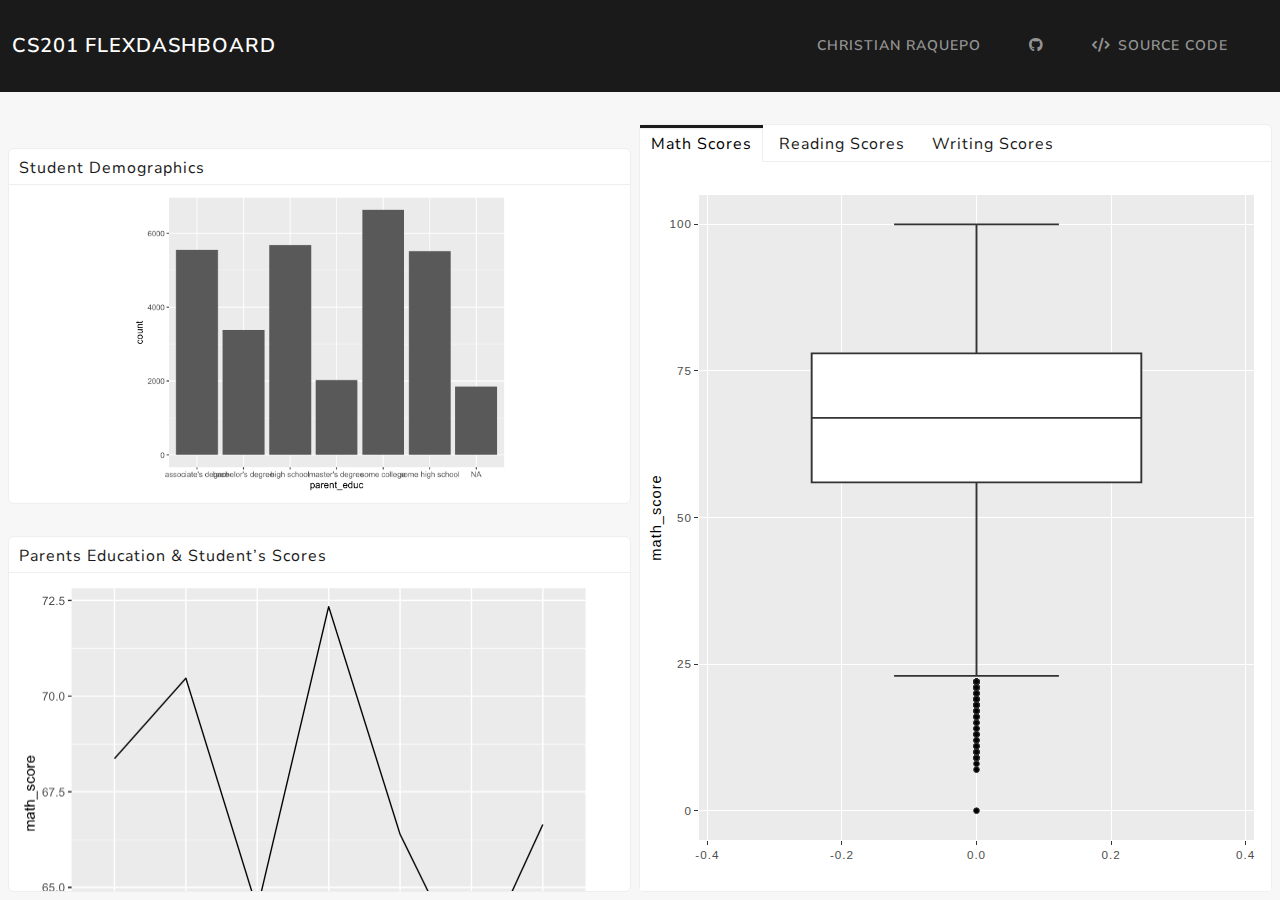
<file: docs/index.html>
<!DOCTYPE html>
<html xmlns="http://www.w3.org/1999/xhtml">
<head>

<meta charset="utf-8">
<meta http-equiv="Content-Type" content="text/html; charset=utf-8" />
<meta name="generator" content="pandoc" />



<title>CS201 FLEXDASHBOARD</title>

<meta property="og:title" content="CS201 FLEXDASHBOARD" />

<meta name='viewport' content='width=device-width, initial-scale=1.0, maximum-scale=1.0, user-scalable=no' />

<link rel="icon" href="data:image/x-icon;" type="image/x-icon">


<script type="text/javascript">
window.FlexDashboardComponents = [];
</script>

<script id="flexdashboard-navbar" type="application/json">
[{"title":"Christian Raquepo","href":"https://christianraquepo.github.io","align":"right"},{"icon":"fa fa-github","href":"https://github.com/christianraquepo","align":"right","target":"blank"},{"title":"Source Code","icon":"fa-code","href":"source_embed","align":"right"}]
</script>
<script src="site_libs/header-attrs-2.29/header-attrs.js"></script>
<script src="site_libs/jquery-3.6.0/jquery-3.6.0.min.js"></script>
<meta name="viewport" content="width=device-width, initial-scale=1, shrink-to-fit=no" />
<link href="site_libs/bootstrap-5.3.1/bootstrap.min.css" rel="stylesheet" />
<script src="site_libs/bootstrap-5.3.1/bootstrap.bundle.min.js"></script>
<script src="site_libs/bs3compat-0.8.0/transition.js"></script>
<script src="site_libs/bs3compat-0.8.0/tabs.js"></script>
<script src="site_libs/bs3compat-0.8.0/bs3compat.js"></script>
<link href="site_libs/flexdashboard-css-0.6.2/flexdashboard-css.css" rel="stylesheet" />
<script src="site_libs/stickytableheaders-0.1.19/jquery.stickytableheaders.min.js"></script>
<link href="site_libs/font-awesome-6.5.2/css/all.min.css" rel="stylesheet" />
<link href="site_libs/font-awesome-6.5.2/css/v4-shims.min.css" rel="stylesheet" />
<link href="site_libs/featherlight-1.3.5/featherlight.min.css" rel="stylesheet" />
<script src="site_libs/featherlight-1.3.5/featherlight.min.js"></script>
<link href="site_libs/prism-1.4.1/prism.css" rel="stylesheet" />
<script src="site_libs/prism-1.4.1/prism.js"></script>
<link href="site_libs/htmltools-fill-0.5.8.1/fill.css" rel="stylesheet" />
<script src="site_libs/htmlwidgets-1.6.4/htmlwidgets.js"></script>
<script src="site_libs/plotly-binding-4.10.4/plotly.js"></script>
<script src="site_libs/typedarray-0.1/typedarray.min.js"></script>
<link href="site_libs/crosstalk-1.2.1/css/crosstalk.min.css" rel="stylesheet" />
<script src="site_libs/crosstalk-1.2.1/js/crosstalk.min.js"></script>
<link href="site_libs/plotly-htmlwidgets-css-2.11.1/plotly-htmlwidgets.css" rel="stylesheet" />
<script src="site_libs/plotly-main-2.11.1/plotly-latest.min.js"></script>
<style type="text/css">
/*
  CSS for flexdashboard.js' use of Sly(). The sizing/position of this CSS needs to be
  applied _before_ flexdashboard.js initializes, which is why this CSS has been pulled
  out from flexdashboard.scss and inlined in the document's head.
*/

.storyboard-nav button {
  background: transparent;
  border: 0;
  opacity: .3;
  outline: none;
  padding: 0;
}

.storyboard-nav button:hover,
.storyboard-nav button:hover {
  opacity: .5;
}

.storyboard-nav button:disabled,
.storyboard-nav button:disabled {
  opacity: .1;
}

.storyboard-nav .sbnext,
.storyboard-nav .sbprev {
  float: left;
  width: 2%;
  height: 120px;
}

.storyboard-nav .sbprev {
  text-align: left;
  width: 2%;
}

.storyboard-nav .sbnext {
  float: right;
  text-align: right;
  margin-right: 8px;
}

.storyboard-nav .sbframelist {
  margin: 0 auto;
  width: 94%;
  height: 120px;
  overflow: hidden;
  text-shadow: none;
  margin-bottom: 8px;
}

.storyboard-nav .sbframelist ul {
  list-style: none;
  margin: 0;
  padding: 0;
  height: 100%;
}

.storyboard-nav .sbframelist ul li {
  float: left;
  width: 270px;
  height: 100%;
  padding: 10px 10px 10px 10px;
  margin-right: 8px;
  text-align: left;
  cursor: pointer;
}

.storyboard-nav .sbframelist ul li:last-child {
  margin-right: 0px;
}

.sbframe-commentary {
  width: 300px;
}

.sbframe-commentary ul {
  padding-left: 22px;
}

.sbframe.active {
  display: flex;
}

.sbframe:not(.active) {
  display: none;
}
@media only screen and (min-width: 768px) {
html, body {
  height: 100%;
}

#dashboard-container {
  height: 100%;
}
}
</style>



</head>

<body>

<div class="navbar navbar-inverse navbar-fixed-top" role="navigation">
<div class="container-fluid">
<div class="navbar-header">

<span class="navbar-logo pull-left">
  
</span>
<span class="navbar-brand">
  CS201 FLEXDASHBOARD
  <span class="navbar-author">
        </span>
</span>

<button id="navbar-button" type="button" class="navbar-toggle collapsed pull-right" data-toggle="collapse" data-bs-toggle="collapse" data-target="#navbar" data-bs-target="#navbar">
<span class="icon-bar"></span>
<span class="icon-bar"></span>
<span class="icon-bar"></span>
</button>

</div>
<div id="navbar" class="navbar-collapse collapse">
<ul class="nav navbar-nav navbar-left">
</ul>
<ul class="nav navbar-nav navbar-right">
</ul>
</div><!--/.nav-collapse-->
</div><!--/.container-->
</div><!--/.navbar-->

<img class="mobile-figure" data-mobile-figure-id=fig1 src="index_files/figure-html/unnamed-chunk-2-1.mb.png" />
<img class="mobile-figure" data-mobile-figure-id=fig2 src="index_files/figure-html/unnamed-chunk-3-3.mb.png" />
<script type="text/javascript">


var FlexDashboard = (function () {

  // initialize options
  var _options = {};

  var FlexDashboard = function() {

    // default options
    _options = $.extend(_options, {
      theme: "cosmo",
      fillPage: false,
      orientation: 'columns',
      storyboard: false,
      defaultFigWidth: 576,
      defaultFigHeight: 461,
      defaultFigWidthMobile: 360,
      defaultFigHeightMobile: 461,
      isMobile: false,
      isPortrait: false,
      resize_reload: true
    });
  };

  function init(options) {

    // extend default options
    $.extend(true, _options, options);

    // add ids to sections that don't have them (pandoc won't assign ids
    // to e.g. sections with titles consisting of only chinese characters)
    var nextId = 1;
    $('.level1:not([id]),.level2:not([id]),.level3:not([id])').each(function() {
      $(this).attr('id', 'dashboard-' + nextId++);
    });

    // find navbar items
    var navbarItems = $('#flexdashboard-navbar');
    if (navbarItems.length)
      navbarItems = JSON.parse(navbarItems.html());
    addNavbarItems(navbarItems);

    // find the main dashboard container
    var dashboardContainer = $('#dashboard-container');

    // resolve mobile classes
    resolveMobileClasses(dashboardContainer);

    // one time global initialization for components
    componentsInit(dashboardContainer);

    // look for a global sidebar
    var globalSidebar = dashboardContainer.find(".section.level1.sidebar");
    if (globalSidebar.length > 0) {

      // global layout for fullscreen displays
      if (!isMobilePhone()) {

         // hoist it up to the top level
         globalSidebar.insertBefore(dashboardContainer);

         // lay it out (set width/positions)
         layoutSidebar(globalSidebar, dashboardContainer);

      // tuck sidebar into first page for mobile phones
      } else {

        // convert it into a level3 section
        globalSidebar.removeClass('sidebar');
        globalSidebar.removeClass('level1');
        globalSidebar.addClass('level3');
        var h1 = globalSidebar.children('h1');
        var h3 = $('<h3></h3>');
        h3.append(h1.contents());
        h3.insertBefore(h1);
        h1.detach();

        // move it into the first page
        var page = dashboardContainer.find('.section.level1').first();
        if (page.length > 0)
          page.prepend(globalSidebar);
      }
    }

    // look for pages to layout
    var pages = $('div.section.level1');
    if (pages.length > 0) {

        // find the navbar and collapse on clicked
        var navbar = $('#navbar');
        navbar.on("click", "a[data-toggle!=dropdown]", null, function () {
           navbar.collapse('hide');
        });

        // envelop the dashboard container in a tab content div
        dashboardContainer.wrapInner('<div class="tab-content"></div>');

        pages.each(function(index) {

          // lay it out
          layoutDashboardPage($(this));

          // add it to the navbar
          addToNavbar($(this), index === 0);

        });

    } else {

      // remove the navbar and navbar button if we don't
      // have any navbuttons
      if (navbarItems.length === 0) {
        $('#navbar').remove();
        $('#navbar-button').remove();
      }

      // add the storyboard class if requested
      if (_options.storyboard)
        dashboardContainer.addClass('storyboard');

      // layout the entire page
      layoutDashboardPage(dashboardContainer);
    }

    // if we are in shiny we need to trigger a window resize event to
    // force correct layout of shiny-bound-output elements
    if (isShinyDoc())
      $(window).trigger('resize');

    // make main components visible
    $('.section.sidebar').css('visibility', 'visible');
    dashboardContainer.css('visibility', 'visible');

    // handle location hash
    handleLocationHash();

    // intialize prism highlighting
    initPrismHighlighting();

    // record mobile and orientation state then register a handler
    // to refresh if resize_reload is set to true and it changes
    _options.isMobile = isMobilePhone();
    _options.isPortrait = isPortrait();
    if (_options.resize_reload) {
      $(window).on('resize', function() {
        if (_options.isMobile !== isMobilePhone() ||
            _options.isPortrait !== isPortrait()) {
          window.location.reload();
        }
      });
    } else {
      // if in desktop mode and resizing to mobile, make sure the heights are 100%
      // This enforces what `fillpage.css` does for "wider" pages.
      // Since we are not reloading once the page becomes small, we need to force the height to 100%
      // This is a new situation introduced when `_options.resize_reload` is `false`
      if (! _options.isMobile) {
        // only add if `fillpage.css` was added in the first place
        if (_options.fillPage) {
          // fillpage.css
          $("html,body,#dashboard").css("height", "100%");
        }
      }
    }
    // trigger layoutcomplete event
    dashboardContainer.trigger('flexdashboard:layoutcomplete');
  }

  function resolveMobileClasses(dashboardContainer) {
     // add top level layout class
    dashboardContainer.addClass(isMobilePhone() ? 'mobile-layout' :
                                                  'desktop-layout');

    // look for .mobile sections and add .no-mobile to their peers
    var mobileSections = $('.section.mobile');
    mobileSections.each(function() {
       var id = $(this).attr('id');
       var nomobileId = id.replace(/-\d+$/, '');
       $('#' + nomobileId).addClass('no-mobile');
    });
  }

  function addNavbarItems(navbarItems) {

    var navbarLeft = $('ul.navbar-left');
    var navbarRight = $('ul.navbar-right');

    for (var i = 0; i<navbarItems.length; i++) {

      // get the item
      var item = navbarItems[i];

      // determine the container
      var container = null;
      if (item.align === "left")
        container = navbarLeft;
      else
        container = navbarRight;

      // navbar menu if we have multiple items
      if (item.items) {
        var menu = navbarMenu(null, item.icon, item.title, container);
        for (var j = 0; j<item.items.length; j++) {
          var subItem = item.items[j];
          var li = $('<li></li>');
          var a = navbarLink(subItem.icon, subItem.title, subItem.href, subItem.target);
          a.removeClass("nav-link").addClass("dropdown-item");
          li.append(a);
          menu.append(li);
        }
      } else {
        var li = $('<li class="nav-item"></li>');
        li.append(navbarLink(item.icon, item.title, item.href, item.target));
        container.append(li);
      }
    }
  }

  // create or get a reference to an existing dropdown menu
  function navbarMenu(id, icon, title, container) {
    var existingMenu = [];
    if (id)
      existingMenu = container.children('#' + id);
    if (existingMenu.length > 0) {
      return existingMenu.children('ul');
    } else {
      var li = $('<li class="nav-item"></li>');
      if (id)
        li.attr('id', id);
      li.addClass('dropdown');
      // auto add "Share" title on mobile if necessary
      if (!title && icon && (icon === "fa-share-alt") && isMobilePhone())
        title = "Share";
      if (title) {
        title = title + ' <span class="caret"></span>';
      }
      var a = navbarLink(icon, title, "#");
      a.addClass('dropdown-toggle');
      a.attr('data-toggle', 'dropdown');
      a.attr('data-bs-toggle', 'dropdown');
      a.attr('role', 'button');
      a.attr('aria-expanded', 'false');
      li.append(a);
      var ul = $('<ul class="dropdown-menu"></ul>');
      ul.attr('role', 'menu');
      li.append(ul);
      container.append(li);
      return ul;
    }
  }

  function addToNavbar(page, active) {

    // capture the id and data-icon attribute (if any)
    var id = page.attr('id');
    var icon = page.attr('data-icon');
    var navmenu = page.attr('data-navmenu');
    var navmenuIcon = page.attr('data-navmenu-icon');

    // get hidden state (transfer this to navbar)
    var hidden = page.hasClass('hidden');
    page.removeClass('hidden');

    // sanitize the id for use with bootstrap tabs
    id = id.replace(/[.\/?&!#<>]/g, '').replace(/\s/g, '_');
    page.attr('id', id);

    // get the wrapper
    var wrapper = page.closest('.dashboard-page-wrapper');

    // move the id to the wrapper
    page.removeAttr('id');
    wrapper.attr('id', id);

    // add the tab-pane class to the wrapper
    wrapper.addClass('tab-pane');

    // get a reference to the h1, discover its inner contens, then detach it
    var h1 = wrapper.find('h1').first();
    var title = h1.contents();
    h1.detach();

    // create a navbar item
    var li = $('<li></li>');
    var a = navbarLink(icon, title, '#' + id);
    a.attr('data-toggle', 'tab');
    a.attr('data-bs-toggle', 'tab');
    li.append(a);

    // add it to the navbar (or navbar menu if specified)
    var container = $('ul.navbar-left');
    if (navmenu) {
      var menuId = navmenu.replace(/\s+/g, '');
      var menu = navbarMenu(menuId, navmenuIcon, navmenu, container);
      li.find("> a").removeClass("nav-link").addClass("dropdown-item");
      menu.append(li);
    } else {
      li.addClass("nav-item")
      container.append(li);
    }

    // mark active tab and corresponding nav menu item
    if (active)
      $(a).tab("show");

    // hide it if requested
    if (hidden)
      li.addClass('hidden');
  }

  function navbarLink(icon, title, href, target) {

    var a = $('<a class="nav-link"></a>');
    if (icon) {

      // get the name of the icon set and icon
      var dashPos = icon.indexOf("-");
      var iconSet = null;
      var iconSplit = icon.split(" ");
      if (iconSplit.length > 1) {
        iconSet = iconSplit[0];
        icon = iconSplit.slice(1).join(" ");
      } else {
        iconSet = icon.substring(0, dashPos);
      }
      var iconName = icon.substring(dashPos + 1);

      // create the icon
      var iconElement = $('<span class="' + iconSet + ' ' + icon + '"></span>');
      if (title)
        iconElement.css('margin-right', '7px');
      a.append(iconElement);
      // if href is null see if we can auto-generate based on icon (e.g. social)
      if (!href)
        maybeGenerateLinkFromIcon(iconName, a);
    }
    if (title)
      a.append(title);

    // add the href.
    if (href) {
      if (href === "source_embed") {
        a.attr('href', '#');
        a.attr('data-featherlight', "#flexdashboard-source-code");
        a.featherlight({
            beforeOpen: function(event){
              $('body').addClass('unselectable');
            },
            afterClose: function(event){
              $('body').removeClass('unselectable');
            }
        });
      } else {
        a.attr('href', href);
      }
    }

    // add the arget
    if (target)
      a.attr('target', target);

    return a;
  }

  // auto generate a link from an icon name (e.g. twitter) when possible
  function maybeGenerateLinkFromIcon(iconName, a) {

     var serviceLinks = {
      "twitter": "https://twitter.com/share?text=" + encodeURIComponent(document.title) + "&url="+encodeURIComponent(location.href),
      "facebook": "https://www.facebook.com/sharer/sharer.php?u="+encodeURIComponent(location.href),
      "linkedin": "https://www.linkedin.com/shareArticle?mini=true&url="+encodeURIComponent(location.href) + "&title=" + encodeURIComponent(document.title),
      "pinterest": "https://pinterest.com/pin/create/link/?url="+encodeURIComponent(location.href) + "&description=" + encodeURIComponent(document.title)
    };

    var makeSocialLink = function(a, href) {
      a.attr('href', '#');
      a.on('click', function(e) {
        e.preventDefault();
        window.open(href);
      });
    };

    $.each(serviceLinks, function(key, value) {
      if (iconName.indexOf(key) !== -1)
        makeSocialLink(a, value);
    });
  }

  // layout a dashboard page
  function layoutDashboardPage(page) {

    // use a page wrapper so that free form content above the
    // dashboard appears at the top rather than the side (as it
    // would without the wrapper in a column orientation)
    var wrapper = $('<div class="dashboard-page-wrapper"></div>');
    page.wrap(wrapper);

    // if there are no level2 or level3 headers synthesize a level3
    // header to contain the (e.g. frame it, scroll container, etc.)
    var headers = page.find('h2,h3');
    if (headers.length === 0)
      page.wrapInner('<div class="section level3"></div>');

    // hoist up any content before level 2 or level 3 headers
    var children = page.children();
    children.each(function(index) {
      if ($(this).hasClass('level2') || $(this).hasClass('level3'))
        return false;
      $(this).insertBefore(page);
    });

    // determine orientation and fillPage behavior for distinct media
    var orientation, fillPage, storyboard;

    // media: mobile phone
    if (isMobilePhone()) {

      // if there is a sidebar we need to ensure it's content
      // is properly framed as an h3
      var sidebar = page.find('.section.sidebar');
      sidebar.removeClass('sidebar');
      sidebar.wrapInner('<div class="section level3"></div>');
      var h2 = sidebar.find('h2');
      var h3 = $('<h3></h3>');
      h3.append(h2.contents());
      h3.insertBefore(h2);
      h2.detach();

      // wipeout h2 elements then enclose them in a single h2
      var level2 = page.find('div.section.level2');
      level2.each(function() {
        level2.children('h2').remove();
        level2.children().unwrap();
      });
      page.wrapInner('<div class="section level2"></div>');

      // substitute mobile images
      if (isPortrait()) {
        var mobileFigures = $('img.mobile-figure');
        mobileFigures.each(function() {
          // get the src (might be base64 encoded)
          var src = $(this).attr('src');

          // find it's peer
          var id = $(this).attr('data-mobile-figure-id');
          var img = $('img[data-figure-id=' + id + "]");
          img.attr('src', src)
             .attr('width', _options.defaultFigWidthMobile)
             .attr('height', _options.defaultFigHeightMobile);
        });
      }

      // hoist storyboard commentary into it's own section
      if (page.hasClass('storyboard')) {
        var commentaryHR = page.find('div.section.level3 hr');
        commentaryHR.each(function() {
          var commentary = $(this).nextAll().detach();
          var commentarySection = $('<div class="section level3"></div>');
          commentarySection.append(commentary);
          commentarySection.insertAfter($(this).closest('div.section.level3'));
          $(this).remove();
        });
      }

      // force a non full screen layout by columns
      orientation = _options.orientation = 'columns';
      fillPage = _options.fillPage = false;
      storyboard = _options.storyboard = false;

    // media: desktop
    } else {

      // determine orientation
      orientation = page.attr('data-orientation');
      if (orientation !== 'rows' && orientation != 'columns')
        orientation = _options.orientation;

      // determine storyboard mode
      storyboard = page.hasClass('storyboard');

      // fillPage based on options (force for storyboard)
      fillPage = _options.fillPage || storyboard;

      // handle sidebar
      var sidebar = page.find('.section.level2.sidebar');
      if (sidebar.length > 0)
        layoutSidebar(sidebar, page);
    }

    // give it and it's parent divs height: 100% if we are in fillPage mode
    if (fillPage) {
      page.addClass('vertical-layout-fill');
      page.css('height', '100%');
      page.parents('div').css('height', '100%');
    } else {
      page.addClass('vertical-layout-scroll');
    }

    // perform the layout
    if (storyboard)
      layoutPageAsStoryboard(page);
    else if (orientation === 'rows')
      layoutPageByRows(page, fillPage);
    else if (orientation === 'columns')
      layoutPageByColumns(page, fillPage);
  }

  function layoutSidebar(sidebar, content) {

    // get it out of the header hierarchy
    sidebar = sidebar.first();
    if (sidebar.hasClass('level1')) {
      sidebar.removeClass('level1');
      sidebar.children('h1').remove();
    } else if (sidebar.hasClass('level2')) {
      sidebar.removeClass('level2');
      sidebar.children('h2').remove();
    }

    // determine width
    var sidebarWidth = isTablet() ? 220 : 250;
    var dataWidth = parseInt(sidebar.attr('data-width'));
    if (dataWidth)
      sidebarWidth = dataWidth;

    // set the width and shift the page right to accomodate the sidebar
    sidebar.css('width', sidebarWidth + 'px');
    content.css('padding-left', sidebarWidth + 'px');

    // wrap it's contents in a form
    sidebar.wrapInner($('<form></form>'));
  }

  function layoutPageAsStoryboard(page) {

    // create storyboard navigation
    var nav = $('<div class="storyboard-nav"></div>');

    // add navigation buttons
    var prev = $('<button class="sbprev"><i class="fa fa-angle-left"></i></button>');
    nav.append(prev);
    var next= $('<button class="sbnext"><i class="fa fa-angle-right"></i></button>');
    nav.append(next);

    // add navigation frame
    var frameList = $('<div class="sbframelist"></div>');
    nav.append(frameList);
    var ul = $('<ul></ul>');
    frameList.append(ul);

     // find all the level3 sections (those are the storyboard frames)
    var frames = page.find('div.section.level3');
    frames.each(function() {

      // mark it
      $(this).addClass('sbframe');

      // divide it into chart content and (optional) commentary
      $(this).addClass('dashboard-column-orientation');

      // stuff the chart into it's own div w/ flex
      $(this).wrapInner('<div class="sbframe-component"></div>');
      setFlex($(this), 1);
      var frame = $(this).children('.sbframe-component');

      // extract the title from the h3
      var li = $('<li></li>');
      var h3 = frame.children('h3');
      li.append(h3.contents());
      h3.detach();
      ul.append(li);

      // extract commentary
      var hr = frame.children('hr');
      if (hr.length) {
        var commentary = hr.nextAll().detach();
        hr.remove();
        var commentaryFrame = $('<div class="sbframe-commentary"></div>');
        commentaryFrame.addClass('flowing-content-shim');
        commentaryFrame.addClass('flowing-content-container');
        commentaryFrame.append(commentary);
        $(this).append(commentaryFrame);

        // look for a data-commentary-width attribute
        var commentaryWidth = $(this).attr('data-commentary-width');
        if (commentaryWidth)
          commentaryFrame.css('width', commentaryWidth + 'px');
      }

      // layout the chart (force flex)
      var result = layoutChart(frame, true);

      // ice the notes if there are none
      if (!result.notes)
        frame.find('.chart-notes').remove();

      // set flex on chart
      setFlex(frame, 1);
    });

    // create a div to hold all the frames
    var frameContent = $('<div class="sbframe-content"></div>');
    frameContent.addClass('dashboard-row-orientation');
    frameContent.append(frames.detach());

    // row orientation to stack nav and frame content
    page.addClass('dashboard-row-orientation');
    page.append(nav);
    page.append(frameContent);
    setFlex(frameContent, 1);

    // initialize sly
    var sly = new Sly(frameList, {
    		horizontal: true,
    		itemNav: 'basic',
    		smart: true,
    		activateOn: 'click',
    		startAt: 0,
    		scrollBy: 1,
    		activatePageOn: 'click',
    		speed: 200,
    		moveBy: 600,
    		dragHandle: true,
    		dynamicHandle: true,
    		clickBar: true,
    		keyboardNavBy: 'items',
    		next: next,
    		prev: prev
    	}).init();

    // make first frame active
    frames.removeClass('active');
    frames.first().addClass('active');

    // subscribe to frame changed events
    sly.on('active', function (eventName, itemIndex) {
      frames.removeClass('active');
      frames.eq(itemIndex).addClass('active')
                          .trigger('shown');
    });
  }

  function layoutPageByRows(page, fillPage) {

    // row orientation
    page.addClass('dashboard-row-orientation');

    // find all the level2 sections (those are the rows)
    var rows = page.find('div.section.level2');

    // if there are no level2 sections then treat the
    // entire page as if it's a level 2 section
    if (rows.length === 0) {
      page.wrapInner('<div class="section level2"></div>');
      rows = page.find('div.section.level2');
    }

    rows.each(function () {

      // flags
      var haveNotes = false;
      var haveFlexHeight = true;

      // remove the h2
      $(this).children('h2').remove();

      // check for a tabset
      var isTabset = $(this).hasClass('tabset');
      if (isTabset)
        layoutTabset($(this));

      // give it row layout semantics if it's not a tabset
      if (!isTabset)
        $(this).addClass('dashboard-row');

      // find all of the level 3 subheads
      var columns = $(this).find('div.section.level3');

      // determine figureSizes sizes
      var figureSizes = chartFigureSizes(columns);

      // fixup the columns
      columns.each(function(index) {

        // layout the chart (force flex if we are in a tabset)
        var result = layoutChart($(this), isTabset);

        // update flexHeight state
        if (!result.flex)
          haveFlexHeight = false;

        // update state
        if (result.notes)
          haveNotes = true;

        // set the column flex based on the figure width
        // (value boxes will just get the default figure width)
        var chartWidth = figureSizes[index].width;
        setFlex($(this), chartWidth + ' ' + chartWidth + ' 0px');

      });

      // remove empty chart note divs
      if (isTabset)
        $(this).find('.chart-notes').filter(function() {
            return $(this).html() === "&nbsp;";
        }).remove();
      if (!haveNotes)
        $(this).find('.chart-notes').remove();

       // make it a flexbox row
      if (haveFlexHeight)
        $(this).addClass('dashboard-row-flex');

      // now we can set the height on all the wrappers (based on maximum
      // figure height + room for title and notes, or data-height on the
      // container if specified). However, don't do this if there is
      // no flex on any of the constituent columns
      var flexHeight = null;
      var dataHeight = parseInt($(this).attr('data-height'));
      if (dataHeight)
        flexHeight = adjustedHeight(dataHeight, columns.first());
      else if (haveFlexHeight)
        flexHeight = maxChartHeight(figureSizes, columns);
      if (flexHeight) {
        if (fillPage)
          setFlex($(this), flexHeight + ' ' + flexHeight + ' 0px');
        else {
          $(this).css('height', flexHeight + 'px');
          setFlex($(this), '0 0 ' + flexHeight + 'px');
        }
      }

    });
  }

  function layoutPageByColumns(page, fillPage) {

    // column orientation
    page.addClass('dashboard-column-orientation');

    // find all the level2 sections (those are the columns)
    var columns = page.find('div.section.level2');

    // if there are no level2 sections then treat the
    // entire page as if it's a level 2 section
    if (columns.length === 0) {
      page.wrapInner('<div class="section level2"></div>');
      columns = page.find('div.section.level2');
    }

    // layout each column
    columns.each(function (index) {

      // remove the h2
      $(this).children('h2').remove();

      // make it a flexbox column
      $(this).addClass('dashboard-column');

      // check for a tabset
      var isTabset = $(this).hasClass('tabset');
      if (isTabset)
        layoutTabset($(this));

      // find all the h3 elements
      var rows = $(this).find('div.section.level3');

      // get the figure sizes for the rows
      var figureSizes = chartFigureSizes(rows);

      // column flex is the max row width (or data-width if specified)
      var flexWidth;
      var dataWidth = parseInt($(this).attr('data-width'));
      if (dataWidth)
        flexWidth = dataWidth;
      else
        flexWidth = maxChartWidth(figureSizes);
      setFlex($(this), flexWidth + ' ' + flexWidth + ' 0px');

      // layout each chart
      rows.each(function(index) {

        // perform the layout
        var result = layoutChart($(this), false);

        // ice the notes if there are none
        if (!result.notes)
          $(this).find('.chart-notes').remove();

        // set flex height based on figHeight, then adjust
        if (result.flex) {
          var chartHeight = figureSizes[index].height;
          chartHeight = adjustedHeight(chartHeight, $(this));
          if (fillPage)
            setFlex($(this), chartHeight + ' ' + chartHeight + ' 0px');
          else {
            $(this).css('height', chartHeight + 'px');
            setFlex($(this), chartHeight + ' ' + chartHeight + ' ' + chartHeight + 'px');
          }
        }
      });
    });
  }

  function chartFigureSizes(charts) {

    // sizes
    var figureSizes = new Array(charts.length);

    // check each chart
    charts.each(function(index) {

      // start with default
      figureSizes[index] = {
        width: _options.defaultFigWidth,
        height: _options.defaultFigHeight
      };

      // look for data-height or data-width then knit options
      var dataWidth = parseInt($(this).attr('data-width'));
      var dataHeight = parseInt($(this).attr('data-height'));
      var knitrOptions = $(this).find('.knitr-options:first');
      var knitrWidth, knitrHeight;
      if (knitrOptions) {
        knitrWidth = parseInt(knitrOptions.attr('data-fig-width'));
        knitrHeight =  parseInt(knitrOptions.attr('data-fig-height'));
      }

      // width
      if (dataWidth)
        figureSizes[index].width = dataWidth;
      else if (knitrWidth)
        figureSizes[index].width = knitrWidth;

      // height
      if (dataHeight)
        figureSizes[index].height = dataHeight;
      else if (knitrHeight)
        figureSizes[index].height = knitrHeight;
    });

    // return sizes
    return figureSizes;
  }

  function maxChartHeight(figureSizes, charts) {

    // first compute the maximum height
    var maxHeight = _options.defaultFigHeight;
    for (var i = 0; i<figureSizes.length; i++)
      if (figureSizes[i].height > maxHeight)
        maxHeight = figureSizes[i].height;

    // now add offests for chart title and chart notes
    if (charts.length)
      maxHeight = adjustedHeight(maxHeight, charts.first());

    return maxHeight;
  }

  function adjustedHeight(height, chart) {
    if (chart.length > 0) {
      var chartTitle = chart.find('.chart-title');
      if (chartTitle.length)
        height += chartTitle.first().outerHeight();
      var chartNotes = chart.find('.chart-notes');
      if (chartNotes.length)
        height += chartNotes.first().outerHeight();
    }
    return height;
  }

  function maxChartWidth(figureSizes) {
    var maxWidth = _options.defaultFigWidth;
    for (var i = 0; i<figureSizes.length; i++)
      if (figureSizes[i].width > maxWidth)
        maxWidth = figureSizes[i].width;
    return maxWidth;
  }

  // layout a chart
  function layoutChart(chart, forceFlex) {

    // state to return
    var result = {
      notes: false,
      flex: false
    };

    // extract the title
    var title = extractTitle(chart);

    // find components that apply to this container
    var components = componentsFind(chart);

    // if it's a custom component then call it and return
    var customComponents = componentsCustom(components);
    if (customComponents.length) {
      componentsLayout(customComponents, title, chart);
      result.notes = false;
      result.flex = forceFlex || componentsFlex(customComponents);
      return result;
    }

    // put all the content in a chart wrapper div
    chart.addClass('chart-wrapper');
    chart.wrapInner('<div class="chart-stage"></div>');
    var chartContent = chart.children('.chart-stage');

    // flex the content if appropriate
    result.flex = forceFlex || componentsFlex(components);
    if (result.flex) {
      // add flex classes
      chart.addClass('chart-wrapper-flex');
      chartContent.addClass('chart-stage-flex');

      // additional shim to break out of flexbox sizing
      chartContent.wrapInner('<div class="chart-shim"></div>');
      chartContent = chartContent.children('.chart-shim');
    }

    // set custom data-padding attribute
    var pad = chart.attr('data-padding');
    if (pad) {
      if (pad === "0")
        chart.addClass('no-padding');
      else {
        pad = pad + 'px';
        chartContent.css('left', pad)
                    .css('top', pad)
                    .css('right', pad)
                    .css('bottom', pad)
      }
    }

    // call compoents
    componentsLayout(components, title, chartContent);

    // also activate components on shiny output
    findShinyOutput(chartContent).on('shiny:value',
      function(event) {
        var element = $(event.target);
        setTimeout(function() {

          // see if we opted out of flex based on our output (for shiny
          // we can't tell what type of output we have until after the
          // value is bound)
          var components = componentsFind(element);
          var flex = forceFlex || componentsFlex(components);
          if (!flex) {
            chart.css('height', "");
            setFlex(chart, "");
            chart.removeClass('chart-wrapper-flex');
            chartContent.removeClass('chart-stage-flex');
            chartContent.children().unwrap();
          }

          // perform layout
          componentsLayout(components, title, element.parent());
        }, 10);
      });

    // add the title
    var chartTitle = $('<div class="chart-title"></div>');
    chartTitle.append(title);
    chart.prepend(chartTitle);

    // add the notes section
    var chartNotes = $('<div class="chart-notes"></div>');
    chartNotes.html('&nbsp;');
    chart.append(chartNotes);

    // attempt to extract notes if we have a component
    if (components.length)
      result.notes = extractChartNotes(chartContent, chartNotes);

    // return result
    return result;
  }

  // build a tabset from a section div with the .tabset class
  function layoutTabset(tabset) {

    // check for fade option
    var fade = tabset.hasClass("tabset-fade");
    var pills = tabset.hasClass("tabset-pills");
    var navClass = pills ? "nav-pills" : "nav-tabs";

    // determine the heading level of the tabset and tabs
    var match = tabset.attr('class').match(/level(\d) /);
    if (match === null)
      return;
    var tabsetLevel = Number(match[1]);
    var tabLevel = tabsetLevel + 1;

    // find all subheadings immediately below
    var tabs = tabset.find("div.section.level" + tabLevel);
    if (!tabs.length)
      return;

    // create tablist and tab-content elements
    var tabList = $('<ul class="nav ' + navClass + '" role="tablist"></ul>');
    $(tabs[0]).before(tabList);
    var tabContent = $('<div class="tab-content"></div>');
    $(tabs[0]).before(tabContent);

    // build the tabset
    var activeTab = 0;
    tabs.each(function(i) {

      // get the tab div
      var tab = $(tabs[i]);

      // get the id then sanitize it for use with bootstrap tabs
      var id = tab.attr('id');

      // see if this is marked as the active tab
      if (tab.hasClass('active'))
        activeTab = i;

      // sanitize the id for use with bootstrap tabs
      id = id.replace(/[.\/?&!#<>]/g, '').replace(/\s/g, '_');
      tab.attr('id', id);

      // get the heading element within it and grab it's text
      var heading = tab.find('h' + tabLevel + ':first');
      var headingDom = heading.contents();

      // build and append the tab list item
      var a = $('<a role="tab" data-toggle="tab" data-bs-toggle="tab" class="nav-link"></a>');
      a.append(headingDom);
      a.attr('href', '#' + id);
      a.attr('aria-controls', id);
      var li = $('<li role="presentation" class="nav-item"></li>');
      li.append(a);
      tabList.append(li);

      // set it's attributes
      tab.attr('role', 'tabpanel');
      tab.addClass('tab-pane');
      tab.addClass('tabbed-pane');
      tab.addClass('no-title');
      if (fade)
        tab.addClass('fade');

      // move it into the tab content div
      tab.detach().appendTo(tabContent);
    });

    // set active tab
    $(tabList.children()[activeTab]).tab("show");
    var active = $(tabContent.children('div.section')[activeTab]);
    active.addClass('active');
    if (fade)
      active.addClass('in');

    // add nav-tabs-custom
    tabset.addClass('nav-tabs-custom');

    // internal layout is dashboard-column with tab-content flexing
    tabset.addClass('dashboard-column');
    setFlex(tabContent, 1);
  }

  // one time global initialization for components
  function componentsInit(dashboardContainer) {
    for (var i=0; i<window.FlexDashboardComponents.length; i++) {
      var component = window.FlexDashboardComponents[i];
      if (component.init)
        component.init(dashboardContainer);
    }
  }

  // find components that apply within a container
  function componentsFind(container) {

    // look for components
    var components = [];
    for (var i=0; i<window.FlexDashboardComponents.length; i++) {
      var component = window.FlexDashboardComponents[i];
      if (component.find(container).length)
        components.push(component);
    }

    // if there were none then use a special flowing content component
    // that just adds a scrollbar in fillPage mode
    if (components.length == 0) {
      components.push({
        find: function(container) {
          return container;
        },

        flex: function(fillPage) {
          return fillPage;
        },

        layout: function(title, container, element, fillPage) {
          if (fillPage) {
            container.addClass('flowing-content-shim');
            container.addClass('flowing-content-container');
          }
        }
      });
    }

    return components;
  }

  // if there is a custom component then pick it out
  function componentsCustom(components) {
    var customComponent = [];
    for (var i=0; i<components.length; i++)
      if (components[i].type === "custom") {
        customComponent.push(components[i]);
        break;
      }
    return customComponent;
  }

  // query all components for flex
  function componentsFlex(components) {

    // no components at all means no flex
    if (components.length === 0)
      return false;

    // otherwise query components (assume true unless we see false)
    var isMobile = isMobilePhone();
    for (var i=0; i<components.length; i++)
      if (components[i].flex && !components[i].flex(_options.fillPage))
        return false;
    return true;
  }

  // layout all components
  function componentsLayout(components, title, container) {
    var isMobile = isMobilePhone();
    for (var i=0; i<components.length; i++) {
      var element = components[i].find(container);
      if (components[i].layout) {
        // call layout (don't call other components if it returns false)
        var result = components[i].layout(title, container, element, _options.fillPage);
        if (result === false)
          return;
      }
    }
  }

  // get a reference to the h3, discover it's inner html, and remove it
  function extractTitle(container) {
    var h3 = container.children('h3').first();
    var title = '';
    if (!container.hasClass('no-title'))
      title = h3.contents();
    h3.detach();
    return title;
  }

  // extract chart notes
  function extractChartNotes(chartContent, chartNotes) {
    // look for a terminating blockquote or image caption
    var blockquote = chartContent.children('blockquote:last-child');
    var caption = chartContent.children('div.image-container')
                              .children('p.caption');
    if (blockquote.length) {
      chartNotes.empty().append(blockquote.children('p:first-child').contents());
      blockquote.remove();
      return true;
    } else if (caption.length) {
      chartNotes.empty().append(caption.contents());
      caption.remove();
      return true;
    } else {
      return false;
    }
  }

  function findShinyOutput(chartContent) {
    return chartContent.find('.shiny-text-output, .shiny-html-output');
  }

  // safely detect rendering on a mobile phone
  function isMobilePhone() {
    try
    {
      return ! window.matchMedia("only screen and (min-width: 768px)").matches;
    }
    catch(e) {
      return false;
    }
  }

  function isFillPage() {
    return _options.fillPage;
  }

  // detect portrait mode
  function isPortrait() {
    return ($(window).width() < $(window).height());
  }

  // safely detect rendering on a tablet
  function isTablet() {
    try
    {
      return window.matchMedia("only screen and (min-width: 769px) and (max-width: 992px)").matches;
    }
    catch(e) {
      return false;
    }
  }

  // test whether this is a shiny doc
  function isShinyDoc() {
    return (typeof(window.Shiny) !== "undefined" && !!window.Shiny.outputBindings);
  }

  // set flex using vendor specific prefixes
  function setFlex(el, flex) {
    el.css('-webkit-box-flex', flex)
      .css('-webkit-flex', flex)
      .css('-ms-flex', flex)
      .css('flex', flex);
  }

  // support bookmarking of pages
  function handleLocationHash() {

    // restore tab/page from bookmark
    var hash = window.decodeURIComponent(window.location.hash);
    if (hash.length > 0) {
      // Update the tab without .showPage() so that we don't change page history
      $('ul.nav a[href="' + hash + '"]').tab('show');
    }

    // navigate to a tab when the history changes
    window.addEventListener("popstate", function(e) {
      var hash = window.decodeURIComponent(window.location.hash);
      var activeTab = $('ul.nav a[href="' + hash + '"]');
      if (activeTab.length) {
        activeTab.tab('show');
      } else {
        // returning to the base page URL without a hash activates first tab
        $('ul.nav a:first').tab('show');
      }
    });

    // add a hash to the URL when the user clicks on a tab/page
    $('.navbar-nav a[data-toggle="tab"]').on('click', function(e) {
      var baseUrl = FlexDashboardUtils.urlWithoutHash(window.location.href);
      var hash = FlexDashboardUtils.urlHash($(this).attr('href'));
      var href = baseUrl + hash;
      FlexDashboardUtils.setLocation(href);
    });

    // handle clicks of other links that should activate pages
    var navPages = $('ul.navbar-nav li a[data-toggle=tab]');
    navPages.each(function() {
      var href =  $(this).attr('href');
      var links = $('a[href="' + href + '"][data-toggle!=tab]');
      links.each(function() {
        $(this).on('click', function(e) {
          window.FlexDashboardUtils.showPage(href);
        });
      });
    });
  }

  // tweak Prism highlighting
  function initPrismHighlighting() {

    if (window.Prism) {
      Prism.languages.insertBefore('r', 'comment', {
        'heading': [
          {
            // title 1
        	  // =======

        	  // title 2
        	  // -------
        	  pattern: /\w+.*(?:\r?\n|\r)(?:====+|----+)/,
            alias: 'operator'
          },
          {
            // ### title 3
            pattern: /(^\s*)###[^#].+/m,
            lookbehind: true,
            alias: 'operator'
          }
        ]
      });

      // prism highlight
      Prism.highlightAll();
    }
  }

  FlexDashboard.prototype = {
    constructor: FlexDashboard,
    init: init,
    isMobilePhone: isMobilePhone,
    isFillPage: isFillPage
  };

  return FlexDashboard;

})();

// utils
window.FlexDashboardUtils = {
  resizableImage: function(img) {
    var src = img.attr('src');
    var url = 'url("' + src + '")';
    img.parent().css('background', url)
                .css('background-size', 'contain')
                .css('background-repeat', 'no-repeat')
                .css('background-position', 'center')
                .addClass('image-container');
  },
  setLocation: function(href) {
    if (history && history.pushState) {
      history.pushState(null, null, href);
    } else {
      window.location.replace(href);
    }
    setTimeout(function() {
        window.scrollTo(0, 0);
    }, 10);
  },
  showPage: function(href) {
    $('ul.navbar-nav li a[href="' + href + '"]').tab('show');
    var baseUrl = this.urlWithoutHash(window.location.href);
    var loc = baseUrl + href;
    this.setLocation(loc);
  },
  showLinkedValue: function(href) {
    // check for a page link
    if ($('ul.navbar-nav li a[data-toggle=tab][href="' + href + '"]').length > 0)
      this.showPage(href);
    else
      window.open(href);
  },
  urlWithoutHash: function(url) {
    var hashLoc = url.indexOf('#');
    if (hashLoc != -1)
      return url.substring(0, hashLoc);
    else
      return url;
  },
  urlHash: function(url) {
    var hashLoc = url.indexOf('#');
    if (hashLoc != -1)
      return url.substring(hashLoc);
    else
      return "";
  }
};

window.FlexDashboard = new FlexDashboard();

// empty content
window.FlexDashboardComponents.push({
  find: function(container) {
    if (container.find('p').length == 0)
      return container;
    else
      return $();
  }
})

// plot image
window.FlexDashboardComponents.push({

  find: function(container) {
    return container.children('p')
                    .children('img:only-child');
  },

  layout: function(title, container, element, fillPage) {
    FlexDashboardUtils.resizableImage(element);
  }
});

// plot image (figure style)
window.FlexDashboardComponents.push({

  find: function(container) {
    return container.children('div.figure').children('img');
  },

  layout: function(title, container, element, fillPage) {
    FlexDashboardUtils.resizableImage(element);
  }
});

// htmlwidget
window.FlexDashboardComponents.push({

  init: function(dashboardContainer) {
    // trigger "shown" after initial layout to force static htmlwidgets
    // in runtime: shiny to be resized after the dom has been transformed
    dashboardContainer.on('flexdashboard:layoutcomplete', function(event) {
      setTimeout(function() {
        dashboardContainer.trigger('shown');
      }, 200);
    });
  },

  find: function(container) {
    return container.children('div[id^="htmlwidget-"],div.html-widget');
  }
});

// gauge
window.FlexDashboardComponents.push({

  find: function(container) {
    return container.children('div.html-widget.gauge');
  },

  flex: function(fillPage) {
    return false;
  },

  layout: function(title, container, element, fillPage) {


  }

});

// shiny output
window.FlexDashboardComponents.push({
  find: function(container) {
    return container.children('div[class^="shiny-"]');
  }
});

// bootstrap table
window.FlexDashboardComponents.push({

  find: function(container) {
    var bsTable = container.find('table.table');
    if (bsTable.length !== 0)
      return bsTable;
    else
      return container.find('tr.header').parent('thead').parent('table');
  },

  flex: function(fillPage) {
    return fillPage;
  },

  layout: function(title, container, element, fillPage) {

    // alias variables
    var bsTable = element;

    // fixup xtable generated tables with a proper thead
    var headerRow = bsTable.find('tbody > tr:first-child > th').parent();
    if (headerRow.length > 0) {
      var thead = $('<thead></thead>');
      bsTable.prepend(thead);
      headerRow.detach().appendTo(thead);
    }

    // improve appearance
    container.addClass('bootstrap-table');

    // for fill page provide scrolling w/ sticky headers
    if (fillPage) {
      // force scrollbar on overflow
      container.addClass('flowing-content-shim');

      // stable table headers when scrolling
      bsTable.stickyTableHeaders({
        scrollableArea: container
      });
    }
  }
});

// embedded shiny app
window.FlexDashboardComponents.push({

  find: function(container) {
    return container.find('iframe.shiny-frame');
  },

  flex: function(fillPage) {
    return fillPage;
  },

  layout: function(title, container, element, fillPage) {
    if (fillPage) {
      element.attr('height', '100%');
    } else {
      // provide default height if necessary
      var height = element.get(0).style.height;
      if (!height)
        height = element.attr('height');
      if (!height)
        element.attr('height', 500);
    }
  }
});

// shiny fillRow or fillCol
window.FlexDashboardComponents.push({

  find: function(container) {
    return container.find('.flexfill-container');
  },

  flex: function(fillPage) {
    return fillPage;
  },

  layout: function(title, container, element, fillPage) {
    if (fillPage)
      element.css('height', '100%');
    else {
      // provide default height if necessary
      var height = element.get(0).style.height;
      if (height === "100%" || height === "auto" || height === "initial" ||
          height === "inherit" || !height) {
        element.css('height', 500);
      }
    }
  }
});

// valueBox
window.FlexDashboardComponents.push({

  type: "custom",

  find: function(container) {
    if (container.find('span.value-output, .shiny-valuebox-output').length)
      return container;
    else
      return $();
  },

  flex: function(fillPage) {
    return false;
  },

  layout: function(title, container, element, fillPage) {

    // alias variables
    var chartTitle = title;
    var valueBox = element;

    // add value-box class to container
    container.addClass('value-box');

    // value paragraph
    var value = $('<p class="value"></p>');

    // if we have shiny-text-output then just move it in
    var valueOutputSpan = [];
    var shinyOutput = valueBox.find('.shiny-valuebox-output').detach();
    if (shinyOutput.length) {
      valueBox.children().remove();
      shinyOutput.html("&mdash;");
      value.append(shinyOutput);
    } else {
      // extract the value (remove leading vector index)
      var chartValue = valueBox.text().trim();
      chartValue = chartValue.replace("[1] ", "");
      valueOutputSpan = valueBox.find('span.value-output').detach();
      valueBox.children().remove();
      value.text(chartValue);
    }

    // caption
    var caption = $('<p class="caption"></p>');
    caption.append(chartTitle);

    // build inner div for value box and add it
    var inner = $('<div class="inner"></div>');
    inner.append(value);
    inner.append(caption);
    valueBox.append(inner);

    // add icon if specified
    var icon = $('<div class="icon"><i></i></div>');
    valueBox.append(icon);
    function setIcon(chartIcon) {
      var iconLib = "";
      var iconSplit = chartIcon.split(" ");
      if (iconSplit.length > 1) {
        iconLib = iconSplit[0];
        chartIcon = iconSplit.slice(1).join(" ");
      } else {
        var components = chartIcon.split("-");
        if (components.length > 1)
          iconLib = components[0];
      }
      icon.children('i').attr('class', iconLib + ' ' + chartIcon);
    }
    var chartIcon = valueBox.attr('data-icon');
    if (chartIcon)
      setIcon(chartIcon);

    // handle data attributes in valueOutputSpan
    function handleValueOutput(valueOutput) {

      // caption
      var dataCaption = valueOutput.attr('data-caption');
      if (dataCaption)
        caption.html(dataCaption);

      // icon
      var dataIcon = valueOutput.attr('data-icon');
      if (dataIcon)
        setIcon(dataIcon);

      // If valueBox(color=) was an accent color, this attr should
      // be populated with the accent color and the relevant CSS comes
      // in through HTML dependencies
      var dataColorAccent = valueOutput.attr('data-color-accent');
      var valueBoxClasses = "value-box-" + (["primary", "info", "danger", "warning", "success"].join(" value-box-"));
      if (dataColorAccent) {
        valueBox.removeClass(valueBoxClasses);
        valueBox.addClass('value-box-' + dataColorAccent);
      }

      // If valueBox(color=) was a CSS color, these other data-color-*
      // attrs will be populated
      var dataColor = valueOutput.attr('data-color');
      if (dataColor) {
        valueBox.removeClass(valueBoxClasses);
        valueBox.css('background-color', dataColor);
      }
      var dataColorText = valueOutput.attr('data-color-text');
      if (dataColorText) {
        valueBox.find(".inner").css('color', dataColorText);
      }
      var dataColorIcon = valueOutput.attr('data-color-icon');
      if (dataColorIcon) {
        valueBox.find(".icon").css('color', dataColorIcon);
      }

      // url
      var dataHref = valueOutput.attr('data-href');
      if (dataHref) {
        valueBox.addClass('linked-value');
        valueBox.off('click.value-box');
        valueBox.on('click.value-box', function(e) {
          window.FlexDashboardUtils.showLinkedValue(dataHref);
        });
      }
    }

    // check for a valueOutputSpan
    if (valueOutputSpan.length > 0) {
      handleValueOutput(valueOutputSpan);
    }

    // if we have a shinyOutput then bind a listener to handle
    // new valueOutputSpan values
    shinyOutput.on('shiny:value',
      function(event) {
        var element = $(event.target);
        setTimeout(function() {
          var valueOutputSpan = element.find('span.value-output');
          if (valueOutputSpan.length > 0)
            handleValueOutput(valueOutputSpan);
        }, 10);
      }
    );
  }
});
</script>

<div id="dashboard-container">

<div class="knitr-options" data-fig-width="576" data-fig-height="460">

</div>
<div id="column" class="section level2">
<h2>Column</h2>
<div id="student-demographics" class="section level3">
<h3>Student Demographics</h3>
<div class="knitr-options" data-fig-width="576" data-fig-height="460">

</div>
<p><img src="index_files/figure-html/unnamed-chunk-2-1.png" width="576" data-figure-id=fig1 />
##Column {.tabset}</p>
</div>
<div id="parents-education-students-scores" class="section level3">
<h3>Parents Education &amp; Student’s Scores</h3>
<div class="knitr-options" data-fig-width="576" data-fig-height="460">

</div>
<p><img src="index_files/figure-html/unnamed-chunk-3-1.png" width="576" data-figure-id=fig2 /><img src="index_files/figure-html/unnamed-chunk-3-2.png" width="360" data-figure-id=fig2 /><img src="index_files/figure-html/unnamed-chunk-3-3.png" width="576" data-figure-id=fig2 /></p>
</div>
</div>
<div id="column-1" class="section level2 tabset">
<h2 class="tabset">Column</h2>
<div id="math-scores" class="section level3">
<h3>Math Scores</h3>
<div class="knitr-options" data-fig-width="576" data-fig-height="460">

</div>
<div class="plotly html-widget html-fill-item" id="htmlwidget-cc4f0e28f8596d2bea07" style="width:576px;height:460.8px;"></div>
<script type="application/json" data-for="htmlwidget-cc4f0e28f8596d2bea07">{"x":{"data":[{"y":[71,69,87,45,76,73,85,41,65,37,58,40,66,80,48,69,88,18,46,50,66,65,42,66,74,75,66,69,70,66,63,56,40,97,81,76,51,77,58,53,59,60,48,63,67,82,54,76,56,88,75,33,84,52,61,0,39,62,59,63,45,61,62,39,64,42,59,47,44,28,82,62,60,49,49,50,74,40,73,73,71,57,75,27,68,45,81,63,59,61,64,79,68,87,61,100,58,87,66,52,72,79,63,54,47,98,84,72,75,54,55,76,88,90,63,82,86,72,64,77,52,87,52,89,70,76,56,51,67,59,73,76,60,41,57,90,21,65,100,62,57,54,58,69,67,58,62,70,82,75,48,52,76,96,53,62,70,76,91,76,63,41,81,44,70,54,99,60,46,50,63,61,75,62,47,74,66,73,62,79,69,60,57,56,47,80,66,63,69,58,58,71,84,83,73,58,77,35,42,61,87,86,80,33,64,59,57,89,55,88,55,43,72,58,68,93,78,47,67,94,85,84,62,62,57,84,75,82,58,74,82,91,58,63,70,47,70,60,80,54,62,62,80,65,79,45,99,76,57,61,71,93,71,69,57,48,65,85,83,82,57,65,73,45,75,67,36,78,99,64,85,79,76,83,61,66,80,66,47,73,39,89,76,55,66,82,76,69,100,52,56,48,73,62,67,70,73,74,83,61,55,64,74,70,40,39,82,61,29,82,39,70,45,61,90,83,62,78,50,23,35,61,62,66,64,78,72,62,76,92,52,67,61,45,55,64,63,40,77,56,87,53,26,60,51,69,64,44,71,86,45,76,84,60,82,85,73,67,80,84,79,40,35,69,62,58,62,71,75,74,78,60,65,48,73,56,60,53,51,88,55,62,68,84,52,86,72,86,71,52,86,68,71,70,57,56,47,57,41,60,88,71,65,70,62,61,57,45,75,50,77,75,69,89,69,78,59,70,79,69,73,91,48,83,64,100,68,64,54,37,79,54,100,72,52,54,68,77,75,84,26,76,79,93,83,62,68,57,90,73,76,80,53,78,73,52,70,59,48,67,61,60,65,76,64,64,83,78,53,68,53,59,73,74,91,63,100,41,79,70,79,88,76,62,61,55,77,76,74,64,67,67,71,91,71,56,53,70,54,36,28,60,68,45,60,79,75,66,47,49,82,99,75,76,83,86,64,80,92,71,61,77,76,89,38,79,56,33,63,51,75,74,66,95,63,46,46,89,61,62,70,73,88,54,50,76,40,61,78,49,52,78,74,63,75,55,43,53,48,56,67,65,74,94,57,30,51,71,65,52,29,76,60,81,72,82,40,59,57,69,56,91,82,60,37,88,95,61,36,63,59,97,60,99,66,61,50,45,64,81,67,75,71,75,88,73,42,76,67,76,67,63,62,62,51,66,52,70,82,65,73,62,79,71,43,90,70,54,65,82,50,63,74,75,81,62,50,71,65,71,50,73,72,83,63,66,63,29,61,97,85,81,53,93,47,70,67,79,49,81,72,57,57,64,81,55,86,61,57,63,47,66,83,42,93,80,98,79,63,75,68,96,78,85,63,56,73,51,48,76,66,70,70,52,65,53,86,55,52,64,94,53,81,62,79,37,81,59,56,71,71,69,50,87,71,67,77,77,59,86,56,70,53,69,53,48,75,60,60,74,57,76,67,56,50,79,48,62,64,48,65,36,74,96,47,75,76,52,88,32,74,18,70,52,49,63,65,83,43,58,70,70,69,50,67,84,70,72,62,42,90,59,51,46,53,89,74,96,62,60,74,85,50,49,61,56,64,67,64,76,63,59,61,77,79,57,39,65,23,76,39,88,91,60,82,69,59,86,77,62,96,77,66,53,87,51,83,37,70,99,79,60,80,51,59,82,84,41,80,81,57,60,64,61,70,67,56,47,62,98,69,42,88,87,50,90,55,32,37,62,64,65,85,73,32,93,69,82,56,83,67,67,50,71,52,46,47,70,100,43,58,91,71,71,54,74,76,64,66,46,45,61,62,67,100,72,64,56,85,79,70,81,80,61,56,55,79,47,48,58,91,77,74,58,60,76,86,92,44,75,57,49,100,63,72,63,67,59,70,72,91,82,54,48,52,60,54,91,8,83,76,82,72,56,38,83,41,69,88,66,55,62,66,86,61,59,68,81,72,88,60,74,64,60,63,74,48,72,99,59,81,68,95,88,80,42,80,52,79,62,74,65,70,64,72,61,75,65,59,52,49,100,45,70,77,72,77,86,74,100,78,73,59,71,38,62,72,68,47,48,29,49,36,70,58,44,77,57,57,63,56,82,58,78,59,72,69,66,56,81,60,65,62,32,71,57,57,48,67,70,73,36,100,66,26,52,61,66,70,65,79,53,62,71,72,55,70,72,78,77,64,55,61,88,50,79,49,46,57,58,44,80,70,65,65,74,81,55,52,54,86,71,61,56,76,52,47,84,91,83,99,65,55,69,73,36,63,66,69,58,58,61,77,52,90,66,71,60,45,72,64,72,56,67,64,74,54,54,52,80,57,47,58,53,75,59,39,80,80,67,63,78,73,51,76,68,93,62,68,55,57,56,46,53,80,38,77,82,43,61,81,62,53,76,61,48,68,93,55,41,76,67,47,63,52,82,87,40,64,87,64,57,69,76,74,62,53,44,56,32,67,83,59,63,42,41,94,56,70,41,72,89,82,66,86,67,65,81,45,76,75,61,70,74,73,62,53,66,53,26,82,67,81,89,71,83,29,74,73,95,36,57,85,77,86,86,65,53,78,55,54,52,82,52,78,57,59,62,80,51,45,74,72,60,70,63,42,38,61,48,71,58,64,44,57,81,74,49,91,76,46,45,26,63,49,63,64,55,51,82,65,64,86,74,71,75,99,44,69,76,77,59,45,63,63,61,70,75,90,72,44,87,55,70,66,72,57,64,84,93,57,86,57,66,52,79,83,23,65,63,80,70,78,95,51,100,53,79,53,75,67,81,96,96,66,85,47,80,62,83,57,90,71,87,79,86,52,75,65,73,41,70,57,64,51,63,72,62,55,53,74,76,52,42,38,100,58,46,55,71,67,30,68,73,40,54,62,75,45,49,80,47,64,62,77,79,47,79,45,96,63,64,57,100,55,61,62,97,65,57,60,85,73,64,67,75,90,68,85,88,80,34,42,73,42,74,89,66,61,54,74,76,91,60,66,73,83,67,58,74,65,79,90,48,79,77,58,69,53,60,61,71,63,48,54,90,74,73,66,74,32,82,55,76,73,70,53,94,72,64,86,67,57,46,60,71,78,36,57,80,54,65,64,84,52,60,68,41,70,80,78,52,60,60,60,49,90,70,81,43,60,100,77,84,70,52,79,92,49,68,100,67,85,52,30,89,53,44,61,95,64,49,43,49,57,82,92,47,73,88,81,82,51,44,63,70,61,34,44,90,39,34,93,60,66,97,74,46,64,58,41,30,82,78,56,74,98,64,76,83,53,81,74,67,45,82,93,93,54,59,48,52,68,82,48,78,75,52,82,100,83,64,40,70,64,77,90,73,52,77,51,78,67,77,81,77,60,56,38,65,82,86,69,50,49,67,33,64,89,81,76,76,60,47,49,46,58,51,87,69,38,55,60,88,88,71,57,73,94,100,58,74,48,61,64,45,36,91,57,61,71,84,77,78,64,70,28,65,51,64,49,76,67,81,42,70,79,52,59,73,31,72,65,79,85,73,64,62,67,45,79,68,46,88,74,81,86,51,75,97,45,63,92,62,69,76,72,80,66,63,61,66,84,44,62,91,56,66,50,78,77,52,75,88,44,76,30,43,45,71,60,61,57,59,62,75,64,81,39,78,54,26,91,47,54,82,85,62,42,79,82,49,94,62,57,72,64,47,49,52,78,54,72,88,60,52,73,33,54,90,32,66,65,61,63,53,46,49,60,61,51,47,88,65,78,60,76,84,65,87,88,66,70,68,33,46,90,65,66,56,29,59,51,73,93,66,70,72,53,78,54,63,79,57,65,78,51,87,53,61,87,98,53,66,69,78,56,100,73,84,48,77,56,66,46,36,75,96,35,62,45,61,82,87,64,43,88,49,67,61,66,53,71,88,29,77,55,78,55,53,94,87,39,98,55,53,73,66,65,79,81,87,49,75,62,93,43,69,83,72,71,58,38,57,79,70,67,61,63,86,74,43,52,79,86,67,91,66,39,75,75,66,71,81,39,94,62,58,62,58,91,51,50,49,75,60,68,71,57,44,81,75,91,94,69,89,95,51,86,72,83,78,86,49,69,68,52,53,61,87,98,38,63,46,49,62,87,80,75,74,93,92,42,65,85,70,36,72,66,63,51,53,63,100,44,72,77,73,72,79,39,86,52,54,39,58,69,74,75,83,65,66,76,50,40,78,73,62,81,76,56,72,45,73,79,61,60,68,68,83,61,67,72,60,53,46,81,94,44,56,66,60,69,50,45,71,86,64,58,69,70,81,35,31,79,51,54,60,87,46,100,48,43,93,82,47,68,75,73,62,68,70,57,51,70,91,37,67,76,37,69,81,96,52,57,49,58,65,55,62,71,53,97,51,63,61,49,69,49,36,69,63,75,54,64,70,58,70,64,83,54,71,48,45,59,77,81,78,69,71,38,68,83,73,53,74,77,65,86,92,40,56,85,48,69,79,88,39,70,42,79,85,54,45,64,67,67,59,34,51,41,39,75,58,95,88,73,72,73,48,72,70,75,68,60,66,34,61,77,41,78,71,73,80,66,52,47,65,71,52,63,56,70,74,72,82,90,72,75,79,75,73,61,70,60,67,74,80,39,80,32,41,70,50,48,64,83,56,62,80,57,80,58,79,58,78,79,40,100,61,74,82,83,67,72,58,51,63,71,90,60,59,55,67,68,74,58,78,60,50,67,86,61,64,57,42,67,92,53,52,50,50,66,82,59,70,49,73,51,35,64,32,84,62,26,58,67,53,52,71,67,53,78,36,99,77,76,79,68,54,82,81,34,53,68,54,67,70,63,47,67,57,50,55,50,89,93,60,54,48,82,49,67,88,76,93,61,71,82,74,57,29,67,60,61,61,65,52,51,43,78,57,73,58,77,43,63,45,76,38,92,79,52,64,78,91,32,56,44,62,67,89,42,45,52,77,99,69,72,80,94,70,63,99,64,90,60,42,71,54,94,70,73,60,75,85,72,46,33,72,66,67,86,74,82,76,71,65,46,82,64,73,93,75,77,63,41,81,89,61,66,73,73,67,82,100,58,90,87,68,60,75,83,83,67,100,62,67,49,58,48,75,54,100,54,83,87,80,31,67,58,74,83,79,57,46,70,72,53,43,45,43,28,73,59,67,88,63,60,72,70,59,41,36,85,58,65,61,58,67,79,57,76,62,65,73,56,100,47,52,71,52,78,85,55,61,55,61,83,51,90,82,64,72,51,63,73,69,82,91,93,55,79,80,78,98,50,68,52,85,44,28,91,89,65,69,46,29,64,66,67,53,59,89,74,61,62,78,79,48,71,56,59,83,73,99,55,81,88,89,49,34,58,59,51,77,83,87,78,61,66,81,42,89,79,43,44,75,72,42,98,51,73,37,40,68,85,60,57,43,81,71,61,65,58,100,58,78,58,31,56,76,82,84,100,90,79,87,54,39,52,68,79,79,84,61,70,73,83,75,63,76,39,48,58,59,58,65,59,70,51,34,93,90,60,68,34,44,70,50,59,51,51,69,72,42,72,42,86,74,51,59,36,98,60,68,74,79,55,56,54,50,79,58,82,62,85,72,92,28,70,81,84,53,82,72,83,79,74,45,44,51,80,80,63,62,67,66,62,82,71,64,63,59,61,64,44,44,63,54,67,80,72,61,56,55,62,68,35,49,57,99,71,96,55,63,75,47,68,67,74,61,93,47,71,62,71,75,86,64,40,63,71,92,79,56,96,90,34,69,67,93,73,60,65,56,60,73,74,79,61,82,92,72,67,71,71,87,73,53,67,52,71,61,64,56,67,57,59,70,80,100,47,79,52,37,79,95,47,80,60,60,74,76,76,57,76,54,81,82,74,54,84,61,52,73,82,57,54,27,74,49,56,100,86,86,60,48,83,69,72,67,80,60,53,71,71,53,81,63,96,67,61,59,62,65,85,77,55,61,50,64,72,79,50,83,57,95,70,64,57,75,69,81,63,70,75,30,97,79,84,66,78,77,62,81,55,55,74,60,53,64,64,79,56,55,45,67,75,76,56,54,67,87,75,56,82,64,66,31,86,62,85,56,86,66,76,54,83,71,55,72,84,70,25,67,83,43,77,85,78,70,47,66,53,77,74,63,86,76,56,42,48,60,73,57,88,61,89,55,90,60,72,62,68,49,79,49,67,67,68,69,67,80,28,52,88,58,54,77,59,57,54,75,74,69,72,84,43,69,48,79,56,65,65,60,84,54,71,73,79,71,92,61,64,57,55,62,91,82,77,59,84,58,92,41,65,45,66,79,31,92,45,74,98,55,81,83,49,69,43,71,73,64,87,54,82,97,85,81,39,76,54,44,74,74,41,68,61,44,60,26,44,67,72,62,74,67,54,66,54,79,75,81,64,87,72,85,74,70,79,54,64,25,56,70,29,40,49,68,61,85,78,53,79,100,52,80,33,49,51,76,86,45,64,62,86,75,97,78,65,62,58,65,63,81,50,51,89,46,78,84,93,68,89,70,86,59,74,41,65,64,74,44,75,61,65,73,82,66,62,90,69,70,58,79,52,68,58,85,54,31,57,100,21,80,62,58,60,79,63,95,49,80,46,67,82,71,73,51,53,64,100,79,95,33,81,63,81,45,64,63,86,51,73,75,59,65,76,64,61,59,33,53,64,81,68,56,38,40,91,67,58,66,80,79,43,83,77,80,69,78,71,74,76,59,83,56,67,73,55,69,73,100,81,89,53,82,54,54,68,73,80,84,91,62,65,70,41,41,48,48,70,69,73,50,69,58,75,49,57,72,67,86,78,79,58,81,65,69,58,72,73,71,59,48,60,85,48,78,85,86,95,60,57,57,68,81,39,71,73,81,59,58,55,68,82,99,48,62,46,57,51,67,67,92,73,55,70,70,47,62,61,74,70,76,69,50,100,71,78,90,96,86,57,71,60,59,80,57,59,56,97,72,64,49,48,60,66,62,94,70,79,59,94,40,70,53,64,37,61,74,66,50,56,64,91,79,68,57,58,51,43,68,58,45,50,44,67,75,68,54,87,65,85,76,78,27,66,87,39,58,55,55,100,64,62,54,48,22,88,85,76,75,87,58,58,81,64,100,47,88,47,57,86,47,54,51,78,81,74,53,59,61,77,31,77,28,70,68,69,30,63,83,78,66,57,76,88,70,87,100,74,73,83,56,92,86,44,50,61,76,41,54,89,72,75,89,69,100,65,57,74,66,58,84,72,52,63,60,77,75,81,17,56,50,71,80,81,72,68,88,64,77,69,43,67,47,53,79,60,69,45,48,49,67,85,69,47,43,64,50,46,49,53,83,76,77,71,84,62,75,78,69,56,65,69,64,64,60,97,73,65,62,64,62,51,75,70,64,37,64,52,99,41,67,60,46,76,53,57,48,76,45,84,56,74,72,61,73,42,70,39,80,77,68,59,72,77,92,85,71,81,97,71,26,31,83,70,52,78,79,61,84,74,84,56,74,53,57,84,89,71,61,81,59,75,70,81,91,73,76,72,81,87,47,56,73,76,50,49,62,59,89,63,83,61,72,48,75,61,53,55,69,90,72,52,37,99,55,73,45,58,82,68,85,45,79,82,57,86,70,58,89,89,60,48,72,80,61,92,65,48,67,90,53,87,66,69,65,100,78,73,34,71,38,56,79,67,69,70,77,77,66,27,72,32,50,81,98,82,46,74,62,62,56,72,80,50,98,67,91,75,66,88,90,99,73,72,59,61,64,51,44,70,78,44,66,92,78,54,53,42,53,84,61,88,59,57,61,49,90,52,68,52,64,73,71,63,49,67,81,42,69,88,32,78,67,84,46,62,64,78,81,95,94,78,95,75,64,88,82,62,75,62,87,46,70,57,79,67,50,61,73,56,53,82,88,72,76,86,62,82,62,75,36,39,66,47,100,59,87,63,37,63,70,65,72,100,93,79,58,70,83,54,79,83,67,45,54,79,77,74,71,64,75,32,62,82,81,51,95,53,81,68,92,61,74,61,100,78,81,44,94,81,85,65,39,90,76,88,67,56,62,96,67,63,85,55,70,62,68,62,27,60,70,66,79,75,85,65,70,53,64,42,64,99,85,45,51,62,79,52,57,44,53,46,37,57,79,55,59,62,46,57,55,87,71,64,66,75,67,40,57,64,77,57,78,56,66,78,68,45,75,50,86,51,64,36,76,62,80,75,40,48,93,72,49,79,71,62,71,55,81,57,79,43,63,52,48,59,48,72,50,77,66,76,97,71,70,35,48,62,59,56,98,68,51,20,62,72,90,87,58,58,63,69,38,93,85,50,48,57,48,62,82,88,50,79,61,82,84,86,79,64,70,50,46,48,79,38,62,56,70,62,53,66,77,71,76,91,63,48,46,69,54,85,57,63,79,79,52,59,47,60,72,74,38,62,63,85,86,75,41,67,100,64,71,76,87,69,27,59,72,80,69,75,58,67,48,54,55,69,64,46,64,49,76,76,52,78,66,84,85,71,63,86,47,88,81,66,68,46,36,75,64,67,85,83,92,62,44,100,79,72,81,55,57,81,63,75,59,67,69,54,64,49,98,34,57,86,74,37,63,77,67,35,63,69,48,69,78,62,66,89,64,78,50,75,31,76,61,87,37,65,41,84,63,50,84,78,78,55,58,68,46,78,80,83,58,56,84,67,82,88,92,95,76,66,75,64,72,52,53,62,76,73,70,85,67,77,66,81,88,72,70,92,74,75,99,74,85,81,74,59,79,70,96,53,94,63,76,37,67,75,97,66,55,77,46,94,86,46,59,61,35,63,86,58,61,91,85,41,56,56,35,64,36,46,49,58,72,63,80,64,47,64,75,71,74,57,71,53,79,76,49,90,74,31,69,87,82,74,80,48,88,76,57,63,62,62,60,100,53,70,48,47,85,85,76,62,42,73,58,64,99,60,72,39,47,43,74,60,50,72,75,90,74,78,66,83,44,69,89,73,62,82,30,92,73,83,79,16,83,58,59,73,51,86,70,74,88,56,55,79,57,75,67,52,66,72,71,88,73,94,62,65,54,60,61,78,56,65,30,56,88,50,54,70,51,52,71,86,59,76,68,84,81,68,37,77,78,84,50,79,63,54,62,80,64,72,67,52,72,62,77,60,67,46,90,56,66,64,79,46,59,54,47,71,66,73,79,79,52,50,74,67,59,91,54,51,69,90,92,74,84,97,55,71,57,57,67,77,56,61,67,67,56,75,57,55,79,67,82,83,60,91,59,71,97,68,86,57,64,73,73,83,77,50,72,64,100,77,87,53,89,68,76,57,68,71,58,56,36,71,73,47,100,81,60,55,69,75,44,88,74,39,56,71,63,65,99,62,85,61,81,84,65,62,97,73,32,73,72,39,59,92,60,54,49,65,54,30,48,77,71,61,50,59,87,97,96,96,46,31,29,53,79,77,49,69,68,100,67,71,50,58,88,51,75,21,66,91,55,70,64,42,67,77,55,76,82,48,75,53,84,77,72,57,58,75,78,96,65,92,40,73,62,59,83,46,91,67,71,52,86,55,47,69,86,36,75,73,67,90,47,62,61,77,60,87,21,74,50,32,76,76,74,57,48,76,99,38,86,91,69,78,75,66,53,70,54,60,51,48,53,65,75,36,91,67,96,70,37,49,41,48,97,77,48,49,75,70,67,75,95,49,60,82,83,54,44,54,64,67,69,84,71,80,71,71,67,61,43,78,48,44,71,79,63,56,45,89,76,55,45,76,59,94,56,69,47,100,77,77,49,82,59,61,57,57,65,78,49,97,74,81,82,72,53,77,75,77,47,63,58,61,67,73,77,56,90,86,78,83,78,84,77,76,75,33,52,94,86,78,95,36,64,76,75,58,81,53,80,73,58,69,70,74,63,80,44,83,74,41,57,51,72,81,77,86,73,75,68,81,58,69,53,81,78,80,64,41,68,31,98,60,47,70,93,81,58,56,75,44,66,53,73,58,53,60,23,89,80,39,49,53,65,60,74,50,51,83,40,64,82,82,64,80,73,72,86,31,69,67,88,39,59,46,51,48,50,59,67,78,86,81,67,78,73,84,51,100,52,65,27,65,75,50,64,67,62,80,44,67,44,67,51,91,67,54,59,61,73,64,50,63,66,46,68,74,86,41,60,86,65,70,59,78,85,54,91,66,41,87,66,79,55,77,83,46,84,52,65,76,88,84,53,72,74,70,77,51,87,80,61,60,75,48,71,76,56,69,77,75,75,74,92,56,83,50,56,50,88,83,69,68,80,90,67,77,46,22,64,90,78,55,41,36,82,56,78,70,58,77,83,42,56,62,61,49,60,62,35,90,61,45,72,72,36,57,94,90,74,76,70,69,69,99,71,84,69,57,67,71,60,69,94,97,77,70,88,60,46,93,76,70,43,73,86,49,75,74,42,82,55,60,67,67,64,73,82,78,69,36,50,65,94,80,63,77,50,57,87,86,79,87,70,63,57,55,81,89,59,68,74,78,69,45,19,91,74,67,78,75,70,56,29,56,70,89,59,60,64,83,62,63,47,62,44,57,71,66,53,53,83,66,35,74,64,60,75,77,62,49,86,59,63,97,78,88,61,45,51,72,51,46,59,57,90,70,68,94,82,70,94,65,61,79,58,67,70,96,61,82,64,40,82,77,65,50,92,66,79,70,68,32,68,55,65,38,41,86,83,62,61,84,80,57,65,60,100,83,66,85,37,94,72,69,66,83,70,62,65,61,97,69,56,74,82,84,91,90,74,71,64,81,77,77,62,65,63,41,38,62,88,84,44,55,73,51,83,79,86,72,60,60,83,73,87,69,63,62,76,39,48,39,61,45,47,77,51,83,95,60,70,80,56,85,84,64,40,61,51,44,86,22,72,72,65,78,67,65,72,77,69,68,73,58,67,71,76,58,94,82,78,57,81,72,64,55,67,62,69,66,66,85,39,87,100,51,68,66,37,64,46,51,45,67,50,78,69,80,66,44,100,78,86,51,92,62,74,69,76,57,93,48,51,74,67,64,66,66,64,63,52,66,57,60,72,57,63,73,63,77,89,22,81,64,84,43,67,89,100,89,55,51,86,51,50,75,62,77,44,33,57,54,72,56,65,69,62,67,73,69,61,70,93,65,61,39,91,48,70,49,66,39,96,71,41,96,80,62,47,80,78,76,67,71,49,78,85,55,61,67,53,61,45,69,63,75,32,57,78,49,97,66,79,65,62,78,47,60,65,74,53,83,82,70,44,79,69,73,75,55,51,52,27,50,81,90,70,64,72,61,55,87,65,60,77,70,57,68,42,85,79,65,70,74,43,51,55,84,51,22,51,81,59,68,80,53,62,56,67,43,77,58,72,44,57,96,63,63,69,53,63,59,38,75,38,62,95,100,57,74,57,71,71,44,67,100,73,56,63,58,53,59,70,67,41,81,50,74,64,76,67,54,68,100,93,50,64,45,56,88,60,56,61,73,75,46,66,39,61,91,78,100,64,73,63,50,58,62,82,77,82,90,55,42,36,77,51,64,49,31,94,27,51,68,66,40,39,57,74,78,47,67,82,55,75,66,81,88,77,87,46,61,43,77,66,78,69,67,62,54,62,63,53,44,65,80,93,66,81,65,76,60,59,65,54,72,90,50,49,70,95,71,65,75,61,75,83,63,55,51,69,63,80,67,96,75,57,62,66,61,55,83,82,47,49,84,59,60,49,78,72,48,50,52,63,81,81,81,17,50,44,59,53,78,71,61,48,78,60,66,87,54,80,67,91,60,93,57,66,71,63,84,70,73,40,90,54,79,98,43,82,40,54,39,93,70,57,66,75,50,80,57,42,82,70,60,53,63,92,44,85,44,70,29,50,73,71,75,64,62,77,81,47,67,69,64,59,61,49,89,67,87,53,74,71,63,72,66,55,83,68,87,79,100,93,46,93,60,70,81,73,86,81,65,54,81,62,87,56,64,45,76,71,78,74,56,89,81,60,70,96,84,48,56,60,85,70,47,80,45,76,64,49,49,66,61,63,82,83,45,70,63,74,85,53,68,57,88,60,54,71,58,59,67,61,76,59,56,75,75,77,51,81,71,58,36,55,94,74,59,94,66,48,68,60,70,71,56,66,77,47,85,81,53,59,72,56,54,54,35,40,80,58,73,69,55,62,81,89,72,57,100,66,69,59,37,62,26,66,68,69,56,56,64,58,73,79,61,61,82,63,56,83,48,74,78,75,62,73,62,63,72,67,55,90,85,52,77,50,62,55,43,73,51,81,41,70,65,80,54,76,56,82,52,50,81,64,58,20,63,68,78,46,48,68,65,64,69,53,24,59,60,28,56,75,56,71,82,51,62,40,56,89,90,71,64,69,72,61,50,86,75,65,67,45,80,64,63,52,80,92,63,61,60,50,63,69,76,66,89,77,70,71,84,74,64,38,70,71,62,55,82,80,70,81,94,63,76,58,63,82,58,70,51,39,62,46,66,77,42,75,61,79,65,64,92,39,70,83,77,47,78,69,100,94,64,71,57,88,51,58,45,74,75,83,59,72,85,62,43,82,39,40,75,99,79,65,47,59,47,58,76,98,63,62,76,15,58,89,79,74,68,62,64,76,64,56,47,44,70,50,49,78,38,81,75,74,72,100,60,46,81,96,68,68,54,56,45,51,74,61,53,66,62,64,58,54,57,80,86,87,42,72,31,53,42,64,49,100,77,56,62,69,48,98,87,61,67,29,59,57,61,66,98,39,61,44,53,59,58,71,58,69,56,84,58,74,76,82,87,39,95,68,51,65,95,54,52,79,71,58,77,49,49,84,62,87,83,73,53,62,74,59,72,62,70,45,69,85,62,68,63,88,34,70,50,66,50,56,86,66,65,50,87,56,33,79,69,55,67,61,26,73,78,71,87,59,48,77,90,69,96,74,70,70,71,66,97,43,87,63,49,71,48,70,47,51,66,64,91,71,65,74,82,27,61,66,89,81,57,72,67,63,54,56,37,61,63,62,96,59,61,48,93,60,58,89,43,62,65,77,39,41,55,66,43,71,71,77,82,63,57,29,79,67,50,83,69,82,70,54,71,98,31,50,61,49,73,49,86,66,67,93,58,86,74,58,45,75,53,55,81,66,60,82,48,80,71,74,53,86,81,77,54,80,69,77,77,77,78,27,78,53,81,91,65,71,53,54,48,69,86,76,68,31,70,47,81,56,63,60,54,72,80,77,66,77,81,64,100,70,57,95,68,73,59,57,65,71,72,62,59,61,51,51,50,57,74,58,56,49,49,32,83,64,73,58,57,62,60,76,83,35,60,51,79,45,59,67,67,50,42,88,47,70,76,68,96,66,55,62,53,71,59,72,74,67,59,66,69,72,72,55,71,60,51,59,83,85,80,58,45,93,66,69,65,82,61,67,66,88,56,50,66,82,58,60,69,59,75,72,63,97,84,68,63,83,97,95,52,51,61,71,88,85,63,92,62,46,71,86,58,70,94,37,69,48,47,52,59,64,52,83,74,56,69,59,55,72,87,66,73,93,52,91,86,48,81,78,47,58,58,85,67,84,72,66,82,73,39,54,68,36,57,60,42,62,59,40,39,80,47,69,66,58,52,97,100,47,72,60,67,72,64,86,58,42,84,66,73,68,69,69,69,80,37,56,77,64,38,72,77,36,56,79,54,50,74,97,61,72,89,80,70,59,84,51,50,72,82,82,44,37,47,57,81,91,74,82,75,69,73,61,84,97,63,58,86,52,66,41,86,86,68,66,77,71,43,58,80,84,71,50,74,55,60,77,59,70,61,81,92,55,48,69,89,69,79,51,60,29,88,84,36,45,64,65,69,49,63,56,49,35,59,80,78,71,82,67,52,60,39,80,54,73,71,77,49,63,80,79,65,56,70,70,74,67,65,63,84,91,77,64,75,54,72,65,80,57,72,51,76,31,75,48,66,43,73,93,69,94,58,46,64,58,52,69,70,25,75,45,77,59,68,56,53,80,76,48,60,57,61,68,64,47,60,55,58,84,75,55,77,62,58,86,57,81,88,71,71,100,73,51,64,83,67,59,66,50,83,69,85,80,55,67,53,64,63,87,65,66,69,77,66,48,74,83,61,98,76,76,55,58,68,57,40,61,65,68,97,67,61,76,65,67,81,79,65,50,74,98,86,66,84,54,79,65,64,55,72,94,48,77,59,66,89,74,74,53,43,62,78,65,69,87,57,72,83,66,61,84,40,61,63,58,59,40,63,50,82,87,71,38,50,56,71,86,61,73,88,67,39,81,65,51,85,71,63,50,41,70,72,74,62,62,44,53,55,48,69,55,62,86,28,47,50,41,64,85,32,88,61,89,57,45,56,45,64,42,59,76,65,66,60,55,66,71,84,69,62,53,92,51,52,71,44,74,67,69,37,59,86,47,60,93,73,74,80,71,83,53,62,36,94,77,32,92,90,91,84,61,70,63,47,43,68,66,79,79,87,68,76,78,55,86,74,63,88,57,84,93,66,47,89,51,54,77,72,72,78,63,100,81,66,50,78,90,100,49,87,63,77,69,70,78,82,54,55,67,67,53,68,87,75,65,45,71,38,75,68,68,68,57,86,90,75,60,34,81,83,65,44,64,51,74,80,85,72,59,32,71,63,84,78,67,63,68,95,72,65,66,80,73,60,78,57,53,80,73,89,89,57,59,77,87,81,62,94,72,83,50,94,72,69,64,94,100,48,82,62,85,44,74,61,76,71,59,65,60,69,62,81,73,65,60,65,66,67,54,60,73,77,58,70,54,66,65,80,78,81,58,63,81,92,96,67,63,54,63,75,61,55,74,56,71,65,70,79,63,79,74,60,52,49,61,45,60,84,93,90,45,61,72,39,67,64,73,84,70,90,52,87,58,74,68,30,52,57,74,63,46,78,42,62,53,89,72,82,78,54,70,83,76,54,72,71,62,79,69,59,66,78,83,42,53,73,66,80,59,63,87,90,91,75,48,63,91,87,73,75,91,57,95,94,58,76,82,59,86,75,59,78,31,75,84,62,63,59,72,81,71,40,73,58,67,57,85,81,61,54,77,63,55,89,79,81,70,89,72,87,75,73,56,100,33,88,56,86,78,46,53,68,80,100,88,56,53,75,97,88,79,50,90,76,88,80,91,78,85,67,48,77,77,83,69,64,50,60,48,51,59,68,64,61,67,57,56,54,97,48,71,87,52,63,57,72,54,72,90,86,75,94,64,100,69,63,71,80,42,61,42,95,61,71,48,46,73,63,74,90,71,100,80,63,69,70,73,72,84,71,74,40,61,57,83,62,88,42,64,37,66,91,77,92,83,63,83,69,59,81,42,60,63,63,94,72,85,70,52,49,69,81,88,54,74,38,48,57,86,87,89,80,53,82,53,71,76,90,76,78,75,50,77,79,72,40,93,15,51,54,47,51,97,56,74,82,64,50,59,87,46,70,59,91,83,37,79,94,67,79,72,92,69,73,38,57,70,83,84,85,75,51,56,92,76,62,39,55,67,67,53,76,70,67,84,81,53,62,73,80,62,69,54,66,84,81,51,58,37,52,81,48,56,73,81,94,76,77,47,93,72,62,49,59,71,43,60,36,98,62,80,59,46,54,57,55,71,82,49,71,65,43,61,39,55,80,45,70,59,76,39,74,63,51,90,59,42,65,83,48,75,58,95,97,78,66,64,82,56,37,65,100,58,35,94,79,50,59,41,99,77,73,41,85,86,50,64,77,77,56,87,57,82,61,59,79,51,74,43,64,70,84,33,41,67,63,63,70,84,67,53,79,83,56,58,67,96,71,58,71,82,59,61,44,79,73,66,59,62,97,43,95,71,94,84,63,98,66,54,64,48,69,60,59,69,71,51,89,88,76,80,74,50,49,40,60,77,72,84,64,73,83,69,88,67,64,83,47,74,74,61,63,64,57,69,77,63,57,84,67,51,83,58,86,86,83,51,64,80,59,90,55,75,70,51,78,75,53,56,84,66,63,83,60,79,74,38,58,95,58,66,67,66,65,60,32,80,84,40,52,69,77,66,64,70,93,59,52,46,68,54,47,62,56,76,62,33,84,91,38,48,84,88,85,69,73,71,51,68,66,54,57,100,59,50,100,73,44,62,63,61,86,43,89,56,86,80,68,72,49,95,89,67,72,68,84,59,81,80,83,77,55,83,72,56,77,87,50,91,60,69,80,67,74,74,43,84,60,58,86,45,70,57,67,59,72,79,66,54,68,61,65,80,90,53,96,63,70,35,61,87,51,82,74,55,82,59,62,63,77,64,42,75,46,62,86,88,90,73,80,50,48,73,57,79,63,63,55,55,87,47,50,100,85,94,64,61,55,48,97,58,78,62,92,46,61,63,68,81,65,65,81,90,61,83,55,53,43,94,83,58,83,88,52,56,76,57,97,54,81,57,51,85,77,72,83,61,60,49,65,58,61,47,83,83,33,43,68,65,73,55,88,49,50,61,63,51,68,70,72,57,72,46,75,79,73,52,46,54,47,51,52,62,77,64,76,67,79,77,48,78,70,72,73,83,85,68,88,49,54,70,78,73,74,71,74,62,85,61,73,68,73,54,65,62,89,59,49,80,71,54,93,52,82,84,37,53,79,18,72,62,67,68,83,88,43,83,47,63,94,87,69,75,83,76,18,83,67,94,67,62,62,81,84,75,39,64,46,54,43,81,48,59,72,97,73,70,60,64,71,57,60,77,69,83,95,92,43,69,79,80,50,57,89,85,53,75,59,85,79,60,76,77,49,65,82,72,74,46,81,61,41,63,86,80,53,33,67,76,60,57,68,54,62,65,72,89,49,66,74,47,64,49,49,43,71,50,79,87,52,61,68,56,68,72,42,76,74,47,61,99,73,74,78,74,49,58,57,84,70,70,51,85,41,40,64,67,52,11,84,67,82,79,77,32,75,61,43,49,68,72,51,97,84,70,76,63,47,72,97,55,71,71,83,63,44,49,76,90,85,64,71,58,49,43,64,68,60,57,78,79,77,57,44,94,72,52,86,85,66,57,70,87,52,63,74,54,83,48,70,67,73,47,40,71,80,51,78,62,73,54,53,91,68,90,65,33,77,73,87,50,33,59,51,53,82,72,87,80,53,87,98,100,42,56,61,79,60,89,80,88,63,78,65,83,87,83,60,68,95,67,64,53,64,56,53,92,73,82,54,50,78,92,51,69,56,80,60,79,89,90,55,59,77,46,45,72,51,76,59,77,57,51,64,90,84,74,52,53,67,76,72,41,56,68,70,49,64,72,49,96,60,81,77,74,92,47,46,64,46,80,74,56,37,78,32,70,74,63,66,74,61,80,79,71,87,66,68,86,68,70,72,93,81,24,66,51,64,65,60,73,41,45,81,82,70,54,72,98,69,55,64,55,52,91,42,100,66,69,44,86,55,59,39,75,57,74,80,52,86,43,68,54,34,57,79,89,68,92,87,51,69,95,44,85,64,68,100,64,86,83,63,43,84,75,82,91,80,81,56,96,40,78,80,74,82,70,71,88,65,87,65,48,64,60,67,48,77,61,76,82,77,71,66,58,69,60,74,62,44,67,68,78,60,60,71,71,66,54,74,72,86,66,77,70,71,81,69,56,76,68,97,66,71,67,71,78,63,83,71,72,77,85,54,61,84,76,71,62,36,78,69,51,60,99,57,94,51,31,41,72,69,55,84,61,72,79,65,56,48,83,72,74,77,69,79,78,64,86,64,76,53,47,62,89,58,53,66,87,51,59,83,75,77,72,83,35,85,86,55,67,50,81,63,86,74,74,63,33,76,77,64,70,100,64,81,65,54,66,66,46,50,76,52,83,32,61,72,52,65,75,80,68,70,62,69,94,64,78,50,86,47,28,36,90,64,74,95,42,70,80,78,85,97,64,82,97,77,66,58,53,38,94,79,75,82,80,59,56,53,95,76,46,62,36,51,72,49,63,67,70,84,45,70,76,60,78,55,59,59,65,56,80,72,93,85,52,54,68,71,45,64,49,69,35,70,23,72,75,58,91,59,67,56,63,53,94,61,79,60,93,81,71,31,73,84,76,75,69,66,67,87,74,61,74,69,80,73,47,74,75,90,48,94,50,42,46,36,80,59,33,33,62,74,71,73,69,74,47,100,88,65,67,52,82,81,67,31,58,59,70,65,61,78,46,72,77,82,75,53,71,53,89,93,82,92,65,38,65,41,51,56,59,70,67,52,53,76,80,98,90,68,49,69,49,81,55,69,67,97,100,38,35,51,79,52,61,64,49,91,62,75,59,57,78,55,85,37,66,78,91,85,56,51,59,67,46,36,88,51,47,63,96,91,81,60,78,32,34,76,55,75,88,68,77,50,63,88,66,42,47,92,60,96,58,93,60,75,49,73,30,93,94,75,74,68,60,70,79,69,72,72,60,60,92,93,50,69,49,100,72,89,53,78,39,44,91,92,43,78,61,60,49,52,63,74,95,51,60,80,42,71,76,67,67,53,97,70,72,81,70,69,42,43,51,56,93,70,77,44,73,85,82,75,53,84,53,62,63,65,71,44,65,66,56,62,58,51,69,35,71,83,71,69,46,61,69,62,83,72,76,71,63,49,67,33,52,77,57,61,56,66,55,57,64,51,85,90,93,92,79,82,75,69,44,87,57,71,91,83,82,59,76,64,59,55,46,84,72,54,82,62,53,83,85,87,49,100,62,78,57,44,55,67,69,62,70,47,54,97,63,50,64,54,64,55,62,64,75,88,54,34,59,60,66,74,81,80,23,66,61,61,91,82,44,42,80,62,39,74,70,84,58,82,67,90,72,72,51,89,48,61,83,52,66,78,92,45,60,58,79,64,62,54,67,99,61,80,62,72,74,67,53,48,58,59,62,64,65,89,50,63,78,19,49,74,68,92,74,60,73,66,71,91,27,95,59,73,71,82,62,64,85,69,79,71,97,58,56,49,76,78,83,65,25,48,45,60,81,46,70,93,81,67,64,63,51,56,70,74,63,83,99,62,38,63,62,75,59,63,63,78,39,73,68,56,56,78,97,78,72,63,71,71,64,74,86,72,58,81,86,58,41,59,82,65,75,33,56,66,79,64,78,84,71,70,78,53,93,53,64,48,59,64,95,65,70,73,67,55,61,71,62,39,99,84,67,64,59,57,71,66,86,58,55,80,81,72,90,47,79,65,64,54,26,63,70,60,90,60,73,74,97,84,77,66,58,62,83,83,73,65,76,88,68,63,67,55,77,40,78,92,84,60,66,70,72,99,63,52,34,82,84,32,72,80,64,93,74,67,61,68,100,84,80,74,65,26,47,66,77,61,66,49,34,75,59,70,73,49,100,62,82,73,46,53,49,53,84,54,57,59,60,79,67,65,43,56,67,58,85,78,72,90,60,72,57,96,48,90,40,75,61,79,69,70,92,91,84,66,56,58,66,86,81,67,56,56,67,46,85,65,71,86,82,67,81,56,73,76,68,73,81,58,71,92,69,48,84,59,67,82,80,63,91,46,78,53,62,70,47,86,73,54,50,63,52,73,41,66,76,100,52,64,65,61,49,58,82,82,95,95,39,60,88,57,71,74,61,77,71,66,72,48,68,65,80,87,45,78,59,77,55,57,39,37,79,59,92,61,78,55,49,73,31,84,65,92,51,76,58,86,76,56,76,93,38,48,34,50,33,69,54,80,59,90,67,83,67,58,12,43,66,54,65,51,44,62,80,74,56,73,74,63,55,49,72,84,58,60,71,69,42,80,75,82,96,76,54,65,74,86,96,70,67,67,50,78,76,93,80,85,100,79,70,67,68,66,57,51,50,46,59,78,62,55,57,77,80,46,66,87,86,76,61,56,60,78,56,82,76,85,66,41,61,94,46,73,56,94,89,76,83,54,70,37,98,58,58,50,73,67,79,76,65,88,53,53,100,72,78,54,49,59,73,96,70,54,82,60,48,54,51,90,82,60,58,64,70,72,71,56,86,59,76,63,71,35,60,59,77,47,64,81,70,83,58,72,59,74,76,76,55,45,69,68,93,64,64,72,61,36,76,93,71,57,64,47,70,97,83,66,88,57,89,83,83,63,82,46,84,58,64,42,54,84,75,84,71,77,67,64,95,58,93,83,67,63,78,77,81,67,56,74,88,59,83,100,58,67,50,91,88,80,53,86,55,73,70,62,68,66,91,54,65,38,66,86,70,89,49,40,37,54,83,67,43,85,80,55,100,58,58,71,67,26,70,70,94,76,39,63,86,72,57,58,63,74,75,50,54,52,75,82,72,56,87,55,51,82,63,12,46,47,37,54,75,51,75,55,34,84,59,84,82,83,75,96,80,82,66,37,84,54,62,80,55,82,46,66,60,68,39,50,69,39,76,48,74,60,45,69,58,78,79,95,71,62,73,65,75,65,35,70,80,71,51,41,51,54,54,74,60,75,67,51,75,67,84,74,62,80,53,49,87,78,68,82,72,71,49,94,32,77,66,70,47,73,62,76,71,68,79,52,79,71,66,69,64,75,57,72,40,72,44,69,83,68,76,46,28,70,69,64,29,63,73,64,89,52,28,57,71,85,74,63,65,92,66,86,69,88,51,56,74,77,66,32,43,88,63,88,77,57,44,66,99,57,66,84,72,69,70,74,70,67,58,60,42,74,82,70,83,52,59,80,71,58,80,80,58,68,65,34,65,65,61,67,62,55,77,56,54,76,84,92,55,90,75,55,64,83,89,62,70,78,49,55,54,76,74,82,54,57,45,75,72,54,43,50,81,67,79,45,87,50,77,85,39,47,61,73,77,13,84,87,52,35,83,70,53,57,80,75,82,62,72,83,60,65,60,65,69,86,93,60,56,41,57,74,53,84,67,72,75,70,64,48,88,52,64,80,53,77,87,64,83,71,61,55,59,74,94,85,72,68,79,64,82,75,58,67,80,77,32,45,93,84,43,69,70,72,70,85,53,62,70,70,87,80,84,82,60,77,41,68,55,53,96,41,64,74,78,53,75,48,71,50,41,65,89,44,54,41,70,82,62,56,66,57,60,79,67,65,96,48,86,87,94,72,83,72,73,90,33,64,49,54,85,64,61,49,72,77,65,100,43,45,56,40,65,65,60,57,58,78,66,81,89,63,53,34,67,83,68,71,72,78,85,84,68,64,88,79,87,67,44,74,75,71,59,69,67,48,83,100,58,57,82,55,72,98,67,45,57,58,50,70,68,52,93,70,69,72,54,70,78,53,64,99,70,57,99,74,69,51,100,85,91,54,81,44,91,82,60,74,47,71,29,86,82,40,85,90,30,78,70,64,53,83,71,55,55,97,71,53,67,78,50,49,77,79,84,73,58,81,50,57,63,68,57,74,71,96,75,52,65,64,60,87,38,48,87,66,61,86,72,88,63,67,75,89,80,78,75,67,80,71,46,68,29,64,81,58,67,66,82,85,59,100,67,61,92,49,44,47,96,77,84,63,51,69,50,58,52,89,72,39,62,72,41,48,41,67,45,55,60,71,74,62,47,67,53,81,85,56,58,39,41,62,64,85,68,73,68,50,58,55,65,91,50,72,59,73,38,60,47,72,75,97,65,65,71,45,59,85,61,44,45,86,52,68,78,50,69,68,69,35,58,60,80,65,80,75,59,65,52,65,52,51,59,60,94,50,79,46,84,91,47,74,85,58,94,63,62,67,72,87,52,45,43,73,53,66,78,65,66,72,78,56,61,78,85,76,62,28,93,62,64,41,67,81,79,86,80,61,77,35,72,47,55,77,77,91,61,58,49,56,80,60,35,63,45,52,74,85,67,95,58,60,63,78,46,52,53,67,84,73,49,75,89,52,63,55,71,42,55,66,51,77,55,83,51,89,57,63,69,54,70,48,41,50,79,74,96,73,89,68,68,65,74,59,80,62,55,80,54,70,70,73,70,85,83,86,100,76,62,45,64,87,56,62,88,86,54,74,65,75,92,51,71,81,67,68,59,71,100,87,93,60,87,54,64,69,86,45,78,51,70,71,97,77,69,62,66,71,55,46,57,73,66,48,95,73,85,70,79,69,74,75,78,82,100,68,67,73,62,87,47,86,78,89,45,71,68,96,44,72,54,75,74,76,88,28,62,78,65,81,26,100,69,59,51,80,91,65,90,64,84,84,87,30,94,58,60,68,96,75,60,55,45,63,90,58,53,68,60,63,73,47,84,70,91,43,52,65,61,73,67,74,37,87,58,67,58,50,60,76,43,100,82,36,71,82,51,62,78,49,75,47,81,45,58,51,57,75,86,62,63,97,64,32,59,59,92,48,84,74,53,76,89,72,86,59,86,85,67,53,62,55,54,92,97,96,61,55,64,69,73,41,71,40,95,74,62,66,80,73,68,30,78,53,82,70,87,100,75,79,55,62,52,93,67,64,70,49,77,56,56,92,87,86,62,38,48,65,65,60,96,27,31,49,48,65,85,48,79,82,74,83,84,53,36,59,70,75,64,79,63,60,46,87,50,42,53,77,53,80,63,77,75,65,88,81,60,54,67,76,67,82,82,69,86,46,74,72,79,73,64,49,67,78,51,42,77,97,61,72,78,71,36,52,69,51,52,61,51,45,83,45,67,73,65,47,44,64,51,87,57,74,79,78,94,77,60,82,70,54,98,51,72,52,62,62,78,61,57,72,73,73,89,73,75,59,94,80,70,83,54,82,48,77,59,77,65,64,41,88,74,53,59,61,80,61,60,100,78,56,66,79,94,62,79,36,85,73,89,56,63,92,72,57,63,71,76,82,61,88,37,61,86,88,72,69,60,57,57,75,78,66,44,57,50,77,45,60,66,86,70,18,46,41,76,73,59,78,72,46,63,52,88,84,80,66,48,90,89,53,54,97,82,74,50,57,96,100,72,60,66,80,52,61,54,41,43,71,51,78,38,83,94,59,72,91,33,86,83,65,77,63,44,60,71,95,77,92,33,47,55,57,63,66,42,49,77,31,45,50,99,70,65,65,69,72,74,66,66,52,45,65,59,56,43,80,65,64,59,81,72,43,60,67,90,70,62,68,50,53,80,90,73,76,95,55,64,57,63,61,61,67,57,71,50,93,49,58,55,45,85,82,41,47,43,75,72,65,64,85,75,62,26,58,53,63,79,62,83,24,69,53,91,65,61,71,56,57,62,63,74,72,83,67,75,55,69,55,47,49,57,39,92,43,22,84,54,62,37,85,87,78,55,96,71,75,45,83,56,35,94,65,71,59,64,70,88,60,78,93,89,65,85,77,80,75,85,59,69,58,58,54,69,58,83,58,50,74,74,67,87,79,79,55,62,64,82,68,38,86,77,73,62,76,41,52,52,71,68,81,79,92,47,55,76,53,50,81,67,56,74,70,59,58,67,64,66,79,43,74,70,71,48,69,36,68,56,62,94,80,85,42,100,83,60,59,48,53,80,62,63,55,83,49,57,56,94,77,71,71,48,57,59,68,82,89,32,64,40,99,81,65,60,71,98,40,98,77,29,66,50,59,88,50,90,84,46,58,84,90,52,68,62,48,60,51,75,100,60,58,48,58,70,79,73,87,82,83,64,61,78,73,68,74,45,86,65,69,62,96,95,100,77,54,69,49,91,66,76,79,66,66,57,71,73,66,74,59,91,66,69,78,74,70,75,46,83,38,64,58,62,73,100,80,72,61,58,83,75,65,77,93,89,71,57,82,69,50,69,67,71,69,82,87,69,76,57,82,58,47,78,65,52,61,59,78,66,64,55,87,86,99,52,27,89,59,75,77,84,85,68,66,78,77,50,39,72,75,29,66,69,60,45,72,86,57,76,63,51,75,64,73,69,47,69,84,84,59,77,57,94,65,30,57,73,86,82,70,49,71,67,39,79,53,87,71,48,56,64,44,70,52,70,76,62,69,71,68,43,91,49,83,80,59,100,86,76,46,68,53,70,34,65,64,72,85,75,71,69,45,53,58,62,51,63,72,52,97,69,43,81,79,69,57,39,51,89,41,54,75,81,75,39,50,66,83,78,52,70,76,74,80,86,54,74,66,64,60,86,90,67,70,55,66,80,73,55,83,73,46,95,61,56,55,59,65,83,87,42,47,71,78,54,93,82,62,82,58,81,56,58,72,64,78,38,54,74,70,32,75,76,58,57,71,77,46,64,40,89,78,68,60,34,50,85,60,65,48,56,73,51,93,91,53,61,70,55,91,55,77,61,97,73,84,54,79,69,78,39,68,39,69,85,88,42,80,73,70,65,69,84,75,77,65,76,44,60,48,43,66,78,59,69,94,66,52,96,87,83,64,56,65,51,75,70,63,46,70,86,61,45,52,68,63,70,79,59,64,48,44,84,64,74,68,68,76,66,90,58,73,75,70,72,97,81,58,60,78,46,65,65,63,90,60,78,64,75,76,80,61,51,43,80,88,66,77,64,60,66,42,61,88,76,70,59,64,64,64,87,52,75,83,66,65,65,64,68,65,72,64,55,91,60,39,45,34,53,75,61,63,73,51,51,78,59,37,85,58,68,50,71,72,43,89,74,71,77,99,69,70,89,73,67,45,61,54,60,41,57,61,62,58,61,69,89,57,43,75,85,69,89,79,85,98,47,63,26,51,53,67,79,84,61,87,77,53,79,38,63,80,87,93,50,77,73,56,78,47,81,61,85,46,51,66,62,60,66,89,82,55,62,53,51,68,67,65,77,36,97,82,49,60,97,39,59,35,88,50,65,82,90,70,75,59,62,59,77,64,61,66,74,81,95,82,91,54,46,64,83,76,66,63,78,77,69,48,46,42,44,69,65,81,68,86,53,75,75,82,51,87,68,69,63,63,57,64,67,52,59,78,62,84,77,63,76,60,66,77,98,77,35,39,50,87,70,54,66,44,89,54,58,71,66,39,79,71,40,57,51,82,51,75,37,34,71,62,85,52,82,80,81,92,81,77,91,51,100,79,43,46,74,90,52,69,87,86,43,68,81,77,80,96,61,63,79,52,53,47,70,46,59,32,56,43,65,77,61,65,59,63,24,67,90,55,42,78,64,100,91,67,32,39,65,60,49,60,59,65,67,64,50,47,76,53,68,47,86,66,76,67,27,77,57,59,69,46,57,78,79,79,89,78,64,63,80,73,41,92,33,46,71,80,65,69,67,66,85,63,61,69,57,46,50,80,61,68,51,46,62,59,57,80,52,55,75,78,47,93,52,89,75,51,52,70,77,69,71,43,48,88,84,87,61,48,66,73,71,66,90,59,39,42,69,57,58,79,65,90,96,62,49,53,35,68,73,61,72,52,48,68,79,45,52,74,72,45,53,79,86,76,58,77,76,62,74,85,88,53,83,68,68,84,86,45,61,73,45,100,82,77,54,65,73,51,55,67,42,37,71,55,71,63,81,76,78,71,78,70,77,75,82,45,56,37,61,78,63,52,66,77,59,32,59,62,73,64,51,85,69,58,68,33,73,63,58,75,89,49,75,75,17,75,61,65,60,80,87,66,62,77,30,62,54,88,98,69,85,69,74,63,64,83,75,42,79,65,83,44,68,64,67,91,44,83,55,84,70,66,55,44,67,64,70,65,64,84,71,67,64,76,56,87,77,37,64,61,69,67,45,35,73,56,65,61,33,40,59,67,57,34,89,82,82,74,47,84,59,48,67,73,72,31,75,47,68,50,66,56,73,60,84,65,48,72,48,60,74,72,83,46,57,77,44,72,61,59,70,76,69,65,88,78,82,19,58,46,64,64,60,71,99,55,40,63,72,54,62,89,62,50,47,75,73,65,89,85,97,53,77,72,81,51,79,72,57,58,69,60,68,74,60,36,81,65,58,62,89,98,57,89,88,70,100,87,47,58,47,68,37,88,62,73,74,50,63,49,64,88,37,73,54,67,62,75,81,56,52,94,31,50,66,69,66,90,44,54,81,67,58,92,89,57,72,64,72,83,75,78,45,88,48,59,78,46,33,68,75,45,34,71,36,56,46,60,70,80,56,82,67,64,60,97,68,60,43,93,80,76,55,58,47,82,90,84,61,68,81,63,81,69,65,69,68,73,70,72,58,75,73,38,50,93,62,60,62,77,71,77,56,43,79,63,66,48,53,50,78,74,64,75,96,65,94,42,75,78,62,70,92,65,69,65,71,55,84,59,54,78,80,100,68,78,80,97,66,48,86,66,57,69,64,59,64,40,87,77,75,88,61,60,67,62,97,80,80,85,53,58,48,75,71,70,89,61,62,44,63,81,60,92,62,95,83,38,79,62,53,99,80,57,90,51,66,89,65,61,62,47,81,46,91,74,66,53,70,66,73,88,65,69,85,90,71,70,66,48,49,92,86,39,64,90,68,44,68,40,43,83,23,41,57,60,65,34,92,80,84,96,72,38,40,63,44,83,90,75,65,91,66,56,70,55,67,51,95,57,83,64,99,65,79,58,79,38,94,71,71,83,55,60,61,50,65,63,70,53,50,45,75,78,63,61,58,92,87,61,86,76,97,48,84,78,66,57,26,71,88,97,92,68,80,61,67,69,76,57,71,65,44,78,83,47,81,54,65,53,99,58,83,54,76,43,52,84,87,63,80,64,52,63,75,38,80,55,84,71,95,73,77,95,73,35,95,71,86,86,69,31,70,81,76,77,57,52,88,72,85,61,51,100,49,79,81,64,79,83,58,65,77,52,42,82,49,41,49,70,65,81,51,50,44,51,74,53,37,65,87,42,63,84,100,40,78,48,88,39,77,73,69,92,38,79,64,73,64,60,68,81,60,78,63,59,73,61,81,70,81,54,55,95,89,53,64,56,68,95,43,90,77,64,67,80,85,62,62,44,68,71,66,34,51,60,75,61,62,71,44,38,100,62,91,56,85,76,85,82,66,74,63,100,41,96,41,68,55,59,61,66,88,64,93,48,55,27,85,86,89,67,70,71,100,54,60,56,70,52,41,43,74,57,61,30,56,60,85,53,68,66,62,47,56,53,63,69,65,47,62,85,80,79,78,58,50,50,52,79,93,78,52,66,79,79,39,65,73,60,71,48,90,65,79,49,69,75,56,46,76,96,67,53,80,73,77,42,90,71,38,35,86,64,97,60,46,68,56,78,76,85,86,68,79,50,80,76,34,58,71,58,70,60,90,36,55,76,69,54,57,64,78,59,79,77,78,81,61,57,37,42,48,68,67,75,82,54,30,36,39,70,86,52,49,45,65,72,55,58,76,82,44,61,83,63,58,59,93,98,56,66,65,82,67,60,69,62,51,78,76,72,77,76,89,84,71,68,59,67,64,75,69,83,85,73,96,75,56,52,52,72,90,89,68,83,83,75,48,58,94,71,80,77,72,65,65,89,75,54,54,70,98,68,78,71,40,69,65,75,82,78,69,64,53,61,47,85,60,85,63,76,43,53,71,60,53,50,52,52,78,35,57,68,48,70,64,73,60,61,53,81,55,53,68,81,76,31,90,36,62,60,68,85,49,65,55,73,91,64,55,58,46,81,62,83,69,67,63,62,69,65,45,55,67,45,49,67,67,62,60,58,59,83,49,47,58,56,82,59,49,70,75,62,63,53,65,76,79,73,70,58,68,73,95,79,42,64,55,83,56,73,62,72,72,33,76,32,72,51,94,85,83,52,21,68,86,45,75,77,70,85,44,63,61,57,94,70,56,70,60,72,59,60,80,63,74,79,58,68,70,58,43,57,100,77,80,82,58,39,60,50,50,69,69,58,80,40,74,76,49,70,64,73,73,61,95,66,71,76,55,87,91,85,51,50,71,41,94,44,54,70,59,90,46,51,36,53,57,78,84,58,55,42,87,42,67,64,75,65,59,67,36,50,58,75,85,91,49,89,82,64,67,82,78,63,55,67,70,58,66,58,42,58,78,82,54,67,92,68,82,84,58,48,80,85,51,90,87,83,65,64,39,98,70,69,64,51,72,55,93,74,85,46,69,50,61,59,48,68,55,73,69,94,86,81,60,91,63,65,71,88,94,68,80,70,60,59,67,73,77,63,78,66,56,100,70,92,85,57,42,63,67,60,86,51,70,49,78,83,84,65,40,67,57,67,56,74,52,56,87,69,63,56,83,79,41,38,82,55,79,91,85,79,63,85,53,84,54,60,78,72,77,56,57,66,76,85,68,64,86,77,78,97,71,71,62,75,56,72,73,76,82,49,50,87,88,21,76,84,70,62,63,54,89,46,65,89,41,76,81,73,64,47,71,57,66,53,79,91,76,61,87,78,55,79,71,80,69,53,71,60,94,65,89,62,42,51,74,69,70,65,71,88,49,63,74,69,44,75,66,87,53,81,69,45,83,59,83,41,77,62,52,75,76,65,63,65,75,56,65,89,44,71,62,45,76,52,60,72,68,97,71,61,88,44,84,75,84,80,71,77,53,86,64,69,66,83,77,49,65,46,72,67,58,96,67,62,64,87,55,80,72,35,86,52,74,77,81,71,64,42,71,76,62,56,73,68,39,62,91,54,65,49,45,55,46,76,62,51,83,69,77,80,45,52,34,55,64,62,58,68,87,53,65,71,75,67,92,72,62,50,75,51,59,75,61,91,43,58,66,86,77,84,78,67,76,51,74,66,64,56,74,100,44,82,83,91,67,49,72,100,71,65,70,54,59,57,68,66,46,88,25,51,87,69,63,78,69,90,62,90,67,71,69,76,55,57,63,25,43,79,45,69,90,49,85,67,71,60,68,49,51,78,90,25,68,94,73,63,71,66,69,94,65,82,84,70,67,31,85,80,65,50,56,79,69,61,41,59,9,55,75,81,89,63,87,80,69,80,67,62,61,86,48,82,48,63,70,75,55,70,69,32,47,36,94,39,65,75,69,43,80,82,47,81,59,100,71,83,64,55,65,52,63,57,75,53,76,73,91,64,48,60,84,74,75,88,63,76,57,63,73,74,64,87,95,99,54,72,66,44,86,91,89,89,61,52,85,57,95,96,58,34,84,59,62,40,52,93,53,67,84,53,88,68,82,46,70,62,49,75,66,89,60,72,64,55,57,61,57,41,54,74,68,70,47,59,67,47,54,78,63,65,43,63,74,59,72,89,56,57,62,86,83,54,58,74,86,84,96,66,33,59,73,86,66,63,53,91,52,63,76,65,42,72,61,86,84,61,72,59,36,63,62,65,77,73,79,74,62,67,39,38,46,86,71,67,69,62,65,64,70,86,56,72,80,95,81,92,62,43,62,69,70,56,54,64,67,58,43,78,81,76,70,82,51,86,79,89,88,33,72,43,64,69,70,73,73,62,82,77,54,56,59,71,94,82,40,83,48,92,59,77,42,42,67,98,57,69,58,42,67,79,86,68,65,73,49,65,64,54,49,74,45,65,60,69,76,68,68,97,53,73,48,70,96,79,51,53,89,67,73,58,64,96,23,54,72,61,70,91,54,59,54,70,57,83,65,70,75,76,60,82,58,75,65,61,59,73,78,53,78,70,86,54,70,54,63,82,77,56,100,64,76,50,77,84,93,72,65,81,78,90,55,77,51,78,89,85,84,43,62,44,83,71,69,77,92,72,69,65,52,60,81,72,97,58,62,49,63,74,81,82,72,67,76,43,63,99,70,56,52,77,82,77,61,67,57,62,53,84,89,89,72,79,88,94,59,59,70,73,80,86,59,62,63,86,45,76,67,53,67,64,56,42,69,60,80,68,91,78,74,82,72,66,45,87,54,63,53,87,85,64,76,72,63,85,66,98,78,44,64,77,78,56,50,74,92,75,95,83,59,56,92,98,47,87,73,65,63,68,68,82,62,66,63,44,62,56,91,71,71,37,83,55,86,57,82,77,53,80,58,47,72,71,57,66,67,71,71,55,55,72,73,73,65,65,67,77,45,88,82,62,46,85,78,73,78,83,65,82,57,58,63,65,50,28,44,37,51,38,79,58,61,44,54,64,69,91,76,57,36,62,62,63,78,49,74,80,81,80,78,49,71,64,95,61,77,75,91,85,79,84,75,69,39,72,38,50,72,32,97,76,64,71,54,66,78,95,80,42,49,71,85,52,53,53,79,91,75,64,77,69,85,76,93,81,74,58,86,55,64,67,57,77,75,83,68,85,60,69,65,85,69,80,58,90,69,52,64,73,45,77,60,65,62,71,90,82,64,74,83,95,63,59,77,98,72,90,90,63,82,64,47,52,77,89,64,55,81,71,52,59,62,66,50,75,67,74,73,50,78,65,48,72,50,40,48,49,87,86,53,67,76,71,64,65,84,89,81,84,72,68,65,77,81,48,47,75,68,84,60,100,47,35,76,69,56,77,41,42,57,57,64,67,96,62,81,50,49,63,93,71,67,53,67,53,68,83,70,85,89,53,77,70,50,81,45,70,86,79,60,60,75,49,82,43,78,75,54,81,47,45,76,49,52,54,46,76,59,64,59,67,79,74,47,68,33,70,58,76,81,77,78,64,57,59,61,57,51,61,79,73,38,54,51,70,74,79,82,63,80,67,30,67,71,75,78,66,76,63,56,71,67,37,86,72,49,65,44,64,64,52,78,82,64,72,62,55,62,72,60,70,54,80,85,49,86,71,51,75,72,73,52,76,76,83,41,60,68,50,64,68,63,87,79,90,38,70,55,71,83,99,76,70,42,46,68,66,67,87,62,74,69,77,42,87,88,77,79,60,18,71,80,93,71,61,62,81,61,49,57,74,74,73,86,57,88,72,51,62,46,56,44,50,64,71,68,83,55,82,57,57,85,61,97,48,80,92,72,87,51,54,47,78,79,58,93,84,71,72,83,47,84,53,59,100,95,77,47,77,50,72,52,76,64,84,35,66,58,33,81,70,70,56,82,71,72,66,70,60,83,62,67,70,75,93,67,71,79,52,76,59,78,65,68,92,64,78,77,62,71,81,65,65,71,63,78,74,45,49,64,61,71,80,47,44,53,79,63,60,50,70,65,39,75,82,67,70,51,25,86,75,94,56,68,72,51,69,66,70,44,53,77,77,55,54,48,29,68,63,72,69,60,68,78,100,81,66,51,63,42,70,63,74,46,53,100,80,97,70,54,81,73,32,72,61,44,68,44,31,70,91,100,60,42,75,71,65,91,70,63,86,64,73,91,73,63,64,88,72,21,37,77,71,62,62,41,72,83,63,77,57,32,64,91,62,52,54,79,60,75,85,85,69,49,22,76,30,64,63,87,55,59,93,44,61,69,52,81,64,80,75,60,51,58,93,47,83,81,44,99,82,48,79,45,61,95,39,74,66,30,87,81,85,71,69,38,82,52,91,41,80,77,81,59,99,67,72,67,64,33,73,35,60,48,58,49,58,82,48,77,65,66,45,56,47,75,93,75,86,85,86,67,62,94,82,73,83,76,48,63,69,25,95,50,82,57,45,65,53,73,74,36,45,77,88,76,75,72,90,78,60,85,29,51,75,46,74,44,90,38,76,69,59,81,89,52,69,99,78,44,86,44,46,77,90,92,76,95,28,58,75,73,44,85,82,65,58,52,75,45,85,84,97,61,33,52,49,96,35,64,63,62,68,99,76,79,37,74,56,62,81,66,86,59,93,84,71,77,62,56,32,47,73,71,81,58,63,63,55,85,64,69,66,56,71,63,85,56,74,70,91,95,53,61,39,62,66,75,64,66,69,57,86,58,40,48,56,90,64,34,76,81,56,68,73,77,66,55,56,63,84,62,67,66,45,66,72,78,67,35,89,65,56,53,72,59,48,69,72,74,87,56,40,65,78,64,90,84,75,71,100,65,70,80,97,66,91,71,54,86,97,89,87,76,67,55,67,49,86,73,62,43,55,58,38,95,43,50,61,65,64,53,74,60,71,67,46,53,79,81,67,58,66,73,56,69,74,65,63,93,85,58,93,61,57,76,49,46,60,83,75,83,54,81,95,97,62,71,65,67,71,64,51,90,65,69,70,49,73,88,69,77,87,85,32,78,52,51,81,38,63,84,84,52,72,64,41,26,89,58,72,69,64,94,65,42,80,80,83,74,78,75,35,60,28,77,44,64,39,93,75,84,72,55,56,82,80,44,83,55,64,87,72,36,64,43,83,61,73,74,73,59,67,59,74,42,53,71,71,78,60,80,75,93,70,76,66,61,72,62,40,64,56,72,59,54,49,59,78,56,63,51,10,62,82,86,84,44,82,42,64,45,74,72,98,65,62,70,55,74,31,32,49,86,63,71,64,65,96,84,57,69,83,51,78,87,67,96,34,47,58,71,100,29,57,92,69,93,53,81,88,65,85,86,39,68,89,62,71,60,62,100,62,80,52,57,85,56,53,65,50,69,89,51,66,73,66,77,38,65,86,50,42,37,75,88,54,82,81,73,76,61,64,79,96,58,75,57,32,64,64,54,73,54,53,69,55,55,72,49,98,92,64,61,88,62,57,77,57,53,71,84,68,54,60,96,81,77,58,100,31,97,86,79,59,69,66,62,78,63,52,75,56,71,77,60,40,62,38,55,48,75,48,74,75,61,53,60,65,73,86,48,59,71,66,51,52,60,76,63,93,36,38,36,60,90,49,70,80,91,82,85,80,69,59,77,65,69,51,89,63,58,45,49,63,54,86,77,74,84,80,63,80,71,64,77,47,88,55,75,76,79,59,66,70,91,82,59,96,46,77,43,7,63,41,97,76,69,87,47,61,63,57,66,67,76,80,77,91,74,71,54,64,59,80,89,64,59,93,71,59,58,51,64,61,54,80,48,66,42,84,67,74,66,61,58,61,49,83,80,67,53,90,71,61,58,63,31,76,65,76,59,35,58,66,47,76,60,54,52,33,45,83,70,59,43,60,60,80,79,51,59,88,69,64,85,82,89,60,67,30,45,61,75,77,95,69,79,69,64,53,64,100,62,55,74,64,73,60,58,45,61,53,51,76,77,54,78,81,52,64,79,74,54,69,71,57,77,46,55,75,85,69,54,65,82,83,91,69,100,69,87,67,69,60,66,82,65,82,59,50,50,58,84,78,66,70,67,58,66,62,72,77,65,65,65,61,59,59,51,63,38,81,77,33,36,43,61,82,78,85,75,68,71,70,66,43,58,61,64,71,66,62,80,65,59,85,89,52,80,58,60,59,44,70,59,38,63,55,49,85,49,50,64,53,44,30,74,91,62,76,95,64,73,71,86,63,92,73,57,58,46,76,47,45,58,54,84,68,76,64,76,39,67,98,64,85,55,47,78,73,43,67,81,88,70,100,54,69,70,96,78,52,74,71,59,80,75,67,46,57,80,77,45,70,85,64,61,59,48,100,57,69,83,69,68,37,97,80,93,66,63,40,69,61,48,80,77,67,84,53,86,32,63,70,86,57,65,89,77,56,42,58,59,73,85,63,35,67,75,50,75,61,79,65,74,66,47,45,96,49,60,64,76,94,70,75,71,71,84,76,76,54,72,67,58,47,65,81,79,50,56,82,86,66,26,58,86,33,68,73,75,84,89,70,70,70,77,91,55,94,76,54,83,62,70,59,68,87,54,74,65,67,48,100,81,71,62,80,100,59,74,49,71,74,50,63,75,76,47,66,45,50,84,32,73,84,61,66,48,79,69,73,56,62,75,54,77,73,55,79,56,54,55,64,93,79,72,33,80,40,72,65,75,95,84,79,98,42,76,68,69,82,85,52,72,76,62,62,69,68,100,78,82,67,61,46,81,66,80,88,93,60,72,81,73,49,95,97,72,81,66,80,80,94,69,60,68,83,82,81,68,47,67,86,59,100,90,54,45,71,89,61,38,54,57,57,67,54,41,49,64,58,81,85,54,65,83,53,97,90,94,77,47,48,61,83,61,58,85,69,73,56,65,82,55,59,76,57,50,68,57,60,71,38,64,61,94,71,74,55,84,89,47,49,82,68,67,74,65,81,58,82,60,79,71,68,74,63,47,58,50,54,73,66,92,86,69,65,88,72,66,88,50,69,57,41,76,58,88,61,57,66,85,71,45,55,54,53,82,67,49,48,60,75,47,54,74,64,58,51,47,43,63,40,65,55,64,70,98,79,73,82,68,59,44,53,57,64,64,67,55,56,70,38,54,56,84,78,69,97,69,46,55,50,68,57,79,45,74,67,22,44,61,48,54,47,71,74,57,62,65,97,78,64,37,32,37,87,52,71,44,51,41,47,57,52,69,45,84,50,74,72,75,79,57,83,73,61,70,100,57,53,66,55,51,75,95,87,80,91,74,69,59,65,67,60,80,28,27,59,63,91,90,100,61,58,51,62,39,76,65,85,64,69,60,85,89,76,76,91,83,71,83,92,82,71,54,71,64,65,79,65,59,66,86,80,83,69,57,61,62,80,59,79,79,80,93,75,85,73,58,48,50,90,73,79,76,56,54,60,64,73,71,54,78,62,63,66,97,54,48,73,43,64,66,94,72,53,69,63,90,67,52,66,32,63,91,81,46,56,77,97,58,71,55,79,67,46,84,80,64,52,70,66,60,70,42,61,79,46,69,77,51,74,75,76,68,41,70,53,57,64,85,53,59,76,65,48,51,69,97,65,47,100,80,70,84,43,73,88,71,63,75,40,52,65,71,51,71,74,49,79,63,59,58,92,65,40,77,81,77,85,80,61,70,73,96,76,80,53,70,58,49,80,68,67,74,72,56,48,85,79,70,35,82,79,77,81,95,78,46,74,69,89,91,64,49,82,36,66,57,71,45,63,86,65,93,68,53,61,89,48,64,64,58,91,76,60,82,57,60,81,50,59,85,81,46,36,32,65,55,61,65,77,71,80,80,72,50,100,68,56,73,47,71,42,56,81,65,60,69,52,85,65,73,54,65,74,57,69,74,82,66,54,62,40,51,73,64,53,63,64,87,57,52,58,76,50,80,28,69,48,58,55,77,65,88,60,82,43,79,36,95,72,61,78,76,68,56,90,74,55,47,61,83,89,75,69,78,80,49,55,44,39,60,47,72,39,36,63,72,59,67,54,66,81,64,53,44,63,51,73,89,61,78,89,74,91,36,56,56,53,50,55,54,80,63,69,55,46,45,62,70,54,65,46,64,68,66,62,86,59,70,53,37,65,75,75,70,62,53,40,64,99,67,79,81,67,65,100,99,72,61,67,39,70,79,38,68,63,88,88,96,49,51,52,67,99,83,72,64,70,58,58,100,47,50,72,76,82,50,53,63,74,64,79,72,49,64,84,75,78,68,52,90,55,60,92,50,46,75,86,68,93,88,96,55,82,55,84,38,58,60,95,57,64,72,79,78,70,77,64,58,92,62,82,70,66,94,39,21,83,62,42,91,67,82,74,58,53,83,77,45,64,44,65,58,55,68,54,53,62,72,59,84,94,90,96,60,48,68,67,63,52,84,93,76,84,78,74,86,55,60,55,68,45,69,83,74,63,71,85,47,88,61,76,72,52,89,82,64,78,64,64,79,66,61,70,63,64,74,61,88,94,44,64,64,55,74,79,72,46,65,51,60,71,91,23,55,64,71,72,46,88,70,49,50,90,56,49,74,59,69,78,84,53,83,84,81,51,63,56,79,31,80,83,57,88,44,48,85,58,68,61,64,79,65,99,56,97,64,87,53,55,78,67,66,67,66,43,67,80,81,81,58,43,46,59,82,78,67,88,50,60,74,82,53,44,61,62,47,69,62,71,77,48,69,56,71,84,66,66,40,59,62,79,45,76,30,53,94,91,48,50,67,29,75,68,78,50,71,68,66,59,77,60,71,58,58,69,59,89,71,83,65,74,76,85,53,42,99,65,78,71,43,64,75,79,61,58,68,84,46,86,74,59,63,42,91,36,34,81,46,57,90,90,56,77,70,41,74,41,45,72,67,83,74,36,54,79,79,61,90,58,52,84,59,76,83,73,64,60,69,76,71,44,61,62,62,72,77,62,74,40,69,70,58,88,93,70,50,55,71,51,66,85,63,63,62,85,83,46,68,60,64,67,57,56,77,72,100,64,66,75,45,40,88,67,73,67,85,47,87,58,45,58,71,70,60,58,73,38,57,85,95,67,60,72,62,79,69,56,52,93,86,40,70,62,62,74,59,38,52,41,73,31,83,70,58,67,73,59,58,64,100,100,51,85,55,36,56,66,89,51,72,84,29,58,76,77,71,43,49,73,61,94,48,56,56,70,82,66,42,60,74,67,61,55,67,77,81,85,89,71,61,84,65,65,73,78,40,82,73,73,69,61,83,71,50,71,64,56,68,91,54,57,29,76,88,62,67,56,64,39,57,85,94,63,60,90,81,50,47,62,44,74,44,78,44,94,61,47,33,49,60,58,54,88,65,91,64,36,73,56,59,49,100,76,95,70,70,59,88,78,57,68,76,63,57,68,45,75,80,75,64,53,86,67,52,53,49,46,77,56,52,64,90,63,58,40,58,78,74,51,78,47,85,55,38,41,59,59,52,72,73,40,73,54,63,67,55,58,94,61,75,40,88,52,57,70,64,56,75,71,87,91,76,63,75,84,76,62,63,100,68,55,82,100,29,78,40,72,56,38,79,66,69,59,69,78,51,66,67,72,66,51,78,76,43,48,55,81,64,59,44,90,61,87,37,55,42,46,76,59,90,53,100,59,79,84,90,67,94,76,71,76,75,45,54,77,100,45,51,69,71,57,65,72,55,73,87,94,47,71,45,78,81,51,70,45,46,53,71,56,74,63,65,62,71,71,56,83,66,80,65,41,70,70,80,66,72,91,58,84,69,70,59,69,94,88,68,62,81,72,53,65,75,71,66,63,60,55,72,45,77,67,90,91,68,99,84,53,80,53,53,49,76,60,80,63,61,77,70,25,87,67,43,85,72,66,44,82,79,63,47,49,49,59,83,66,70,74,62,74,72,56,77,44,53,83,75,81,77,53,47,73,58,34,83,32,81,60,71,56,80,71,67,72,46,47,83,67,56,82,57,81,72,63,71,87,76,77,54,61,63,71,79,80,85,53,45,88,68,75,82,64,61,88,86,71,86,80,96,85,95,60,53,77,62,71,72,80,46,45,71,75,59,74,85,78,74,42,72,77,69,65,43,35,67,58,99,94,47,50,65,60,69,47,75,85,64,51,62,73,42,69,65,43,65,91,56,66,60,42,73,83,54,64,47,79,87,43,46,62,74,64,59,82,62,44,69,72,57,81,70,74,54,17,64,62,57,66,23,81,72,73,55,56,82,29,74,57,59,55,70,59,57,56,69,53,79,74,96,76,78,61,72,45,26,69,59,86,84,82,51,60,79,71,77,49,86,59,64,44,73,96,75,79,60,56,78,59,63,70,62,51,52,49,48,41,57,81,50,100,57,75,93,84,67,73,47,66,77,81,63,62,38,93,48,54,38,68,57,83,73,90,88,73,73,58,51,59,63,39,80,62,68,55,71,66,86,99,56,58,63,98,54,61,71,44,74,71,65,55,41,84,69,62,43,75,84,59,70,67,98,66,94,49,75,29,71,59,55,93,75,66,67,65,96,76,41,59,52,61,58,92,77,98,63,58,57,63,75,83,50,71,56,54,46,66,74,74,67,84,75,58,42,68,62,85,67,69,77,70,70,91,71,63,74,53,39,53,75,54,99,71,64,68,53,72,67,83,58,60,89,83,46,73,77,58,59,64,29,73,56,65,82,86,58,88,65,48,51,82,89,58,48,62,75,31,80,74,59,95,53,62,66,73,57,76,57,71,57,43,90,89,60,57,85,74,70,67,66,70,67,66,60,64,63,89,70,67,86,66,71,84,65,66,65,70,80,63,87,83,78,76,51,100,49,82,71,51,86,64,78,62,65,47,65,49,46,85,70,62,40,46,51,46,59,80,64,68,44,39,70,80,72,60,61,84,59,64,43,52,62,38,64,62,60,64,67,67,69,86,64,70,63,30,64,64,72,56,56,76,61,89,88,29,58,78,77,80,34,59,67,55,96,56,50,90,77,91,81,82,41,75,68,53,65,82,61,70,52,88,70,48,76,100,39,64,91,50,64,40,47,67,66,58,77,67,56,58,73,63,78,75,71,84,73,56,72,66,36,54,69,67,66,97,64,92,70,80,75,71,51,75,61,91,57,75,46,55,55,36,69,60,38,68,59,76,65,82,79,76,79,55,100,86,62,64,63,44,41,68,37,47,49,47,88,91,78,62,89,84,56,59,77,82,61,41,66,73,77,73,50,55,56,73,55,98,60,48,50,75,48,61,59,51,57,69,53,78,64,57,68,82,63,69,58,54,61,88,48,47,69,77,96,84,78,70,79,71,54,67,48,63,83,67,59,61,60,87,90,89,63,74,57,61,56,56,87,40,43,79,61,61,85,65,60,77,83,63,61,70,73,79,98,57,98,55,68,50,64,61,79,82,29,70,76,62,76,50,77,58,35,66,80,44,53,76,60,30,61,61,58,56,75,60,50,71,47,58,59,51,87,41,64,43,44,61,82,43,69,85,48,41,73,76,64,78,59,58,75,70,52,92,50,81,80,69,83,73,76,73,93,77,60,72,65,79,76,53,57,74,77,59,48,57,33,72,87,76,65,73,65,68,61,52,59,45,44,57,59,69,74,100,67,91,65,79,97,59,93,70,77,64,61,32,58,75,62,64,58,97,77,47,59,60,62,41,51,68,87,45,83,71,63,62,65,76,45,75,66,69,71,67,77,100,62,56,63,95,71,62,96,77,62,57,58,49,93,55,61,76,88,55,82,83,67,63,78,57,55,64,58,66,74,84,64,70,41,44,67,71,49,66,74,55,91,64,73,74,71,45,67,50,81,82,42,63,37,88,58,79,58,39,75,49,69,55,83,76,67,81,71,64,66,67,68,63,62,57,61,78,51,74,49,79,78,71,92,55,48,71,59,83,73,78,66,72,88,72,65,74,71,32,60,73,82,51,48,62,76,86,46,67,61,83,56,55,61,64,68,43,74,81,84,92,79,70,56,64,68,31,60,82,65,64,91,60,76,72,40,53,88,53,38,59,78,60,75,89,87,60,42,88,79,70,58,64,57,71,58,36,59,55,75,78,53,70,81,68,45,95,66,84,58,66,42,39,79,68,48,52,73,85,57,52,79,58,79,81,73,83,91,82,51,32,61,71,76,56,63,71,65,57,57,71,67,46,68,69,32,32,51,81,49,77,95,79,93,78,62,74,79,65,49,72,75,32,88,51,70,37,90,66,49,58,70,47,83,64,45,53,47,50,63,80,64,47,93,81,67,59,57,42,93,69,50,90,73,74,83,49,62,81,28,85,58,51,43,89,64,70,62,63,97,98,78,89,54,62,52,77,79,60,67,95,47,73,58,81,58,90,82,71,57,80,57,72,82,63,45,96,72,67,62,56,75,83,70,66,54,63,67,53,75,53,78,70,67,70,73,56,78,53,59,58,70,51,84,56,81,57,75,89,52,91,52,69,93,88,34,29,48,85,56,67,60,56,63,65,54,64,44,28,61,74,61,51,70,75,59,67,85,96,76,80,27,64,77,62,66,50,55,90,71,43,62,57,55,83,81,62,56,66,63,68,79,67,50,57,76,43,73,71,92,62,83,77,62,60,65,79,78,48,74,22,84,75,80,100,87,100,71,54,63,50,100,60,76,73,56,68,71,79,63,75,85,81,79,57,41,68,72,85,90,65,77,70,36,49,68,98,67,62,70,67,78,47,74,74,76,57,68,52,59,39,79,56,67,50,60,79,74,85,79,59,47,51,62,63,87,80,78,83,41,90,57,65,56,41,75,65,58,78,75,57,89,75,58,93,97,61,86,69,64,43,41,83,31,85,81,60,88,67,46,50,60,56,73,69,53,42,82,65,83,58,82,63,77,52,65,80,74,91,60,67,28,61,81,46,78,73,79,72,51,80,81,79,89,77,82,57,57,75,65,57,71,72,55,62,60,83,83,73,71,86,54,100,76,58,47,100,82,61,71,82,66,42,64,67,55,44,83,63,51,81,77,73,63,72,65,90,32,70,78,72,47,76,79,72,60,84,72,65,40,46,62,26,69,79,55,59,38,67,73,95,71,84,78,67,72,87,76,76,53,59,78,33,69,55,77,55,67,100,43,61,80,48,46,75,76,54,75,57,67,51,95,66,91,85,49,74,88,93,85,63,86,53,75,52,71,48,48,69,77,73,63,57,39,83,51,60,63,49,45,60,65,51,67,61,47,70,70,93,39,75,61,69,42,82,74,65,79,61,71,62,92,88,58,81,84,84,83,69,75,67,63,65,62,73,100,66,85,73,80,75,73,82,76,51,50,72,64,84,49,89,88,80,47,82,55,64,96,82,68,90,62,39,59,52,71,62,53,70,60,57,81,78,67,64,77,72,32,77,69,57,34,78,68,57,56,52,73,87,73,82,88,60,78,91,86,32,86,56,81,68,81,84,76,64,77,54,52,38,74,67,57,64,53,57,45,51,65,62,70,54,59,64,88,24,66,37,78,56,57,70,89,46,80,54,54,45,57,96,59,67,77,46,60,80,65,52,63,66,54,74,66,65,76,89,58,55,59,64,47,70,74,46,76,57,55,93,59,69,54,57,95,58,60,61,45,55,61,50,83,48,46,64,92,81,74,64,93,50,75,81,53,77,71,58,81,63,47,31,89,75,72,88,62,46,45,84,54,61,62,93,52,75,74,82,79,37,58,69,54,52,81,54,80,67,86,65,68,72,88,40,59,61,54,64,70,63,84,99,71,90,51,57,49,80,47,69,46,72,73,50,64,63,68,51,65,46,62,75,74,78,70,75,49,82,53,97,61,59,74,63,56,72,84,59,50,52,72,63,67,40,93,90,69,62,54,76,58,75,66,63,31,68,77,97,55,80,72,51,51,66,75,55,62,75,62,50,75,60,75,56,63,40,74,52,84,70,77,62,71,62,59,52,62,95,61,56,79,48,48,53,68,79,71,45,36,52,65,46,55,65,62,66,83,79,80,62,67,57,75,80,88,80,74,51,80,84,54,62,76,68,56,54,64,52,86,63,65,58,84,59,53,53,72,98,53,69,61,56,70,55,51,51,56,73,71,31,77,62,49,54,57,54,69,81,100,54,80,61,70,78,76,71,31,65,70,88,83,63,50,68,55,63,59,73,37,40,84,66,73,50,44,58,84,59,83,51,79,78,47,66,71,80,77,40,89,64,78,67,72,93,63,81,96,76,83,63,55,70,66,58,70,73,37,85,79,51,66,42,89,43,68,96,77,66,43,57,61,90,65,83,63,45,77,37,81,86,58,68,68,62,84,60,61,77,53,93,100,47,68,50,55,96,58,65,65,80,61,63,71,52,81,73,66,45,61,46,53,90,57,45,78,41,93,77,69,77,81,80,72,31,81,74,65,78,59,75,84,33,73,41,46,78,50,67,37,95,78,75,59,61,63,60,79,100,69,53,50,52,61,72,43,35,88,59,61,97,66,49,70,67,75,81,43,100,65,62,61,52,61,71,86,98,78,73,80,59,75,47,62,59,54,82,35,80,10,60,78,79,100,64,41,85,55,75,58,54,65,57,84,67,45,70,49,81,71,64,93,90,80,52,50,32,56,60,46,79,100,65,62,40,60,71,86,70,61,99,83,66,43,77,71,26,64,64,53,70,81,64,61,58,63,69,60,54,52,52,68,65,52,44,71,71,82,65,43,84,63,76,65,51,47,75,52,88,52,67,57,51,72,73,85,87,56,60,65,40,29,86,62,78,65,74,87,69,53,62,79,67,78,59,69,73,93,58,74,64,79,70,92,63,81,52,42,59,48,74,77,64,93,86,65,75,35,52,36,74,65,64,71,72,73,62,48,76,53,55,71,47,51,74,86,49,44,74,99,89,66,97,58,73,54,70,53,95,47,61,69,52,73,54,92,81,88,56,77,95,52,73,67,44,72,25,56,65,64,69,50,93,50,88,76,47,45,82,46,100,47,78,49,71,48,76,45,43,59,60,64,41,46,64,38,86,75,50,45,69,58,81,86,59,45,76,58,67,74,41,94,37,85,77,64,78,84,50,89,64,60,74,60,77,53,81,78,69,67,47,70,65,74,79,64,75,56,86,75,41,56,65,72,63,85,56,53,70,78,66,80,95,57,65,89,53,82,73,90,47,75,71,62,65,96,77,96,48,60,67,76,93,74,85,94,54,63,97,50,46,80,55,92,89,53,60,61,61,46,54,85,60,62,22,72,66,85,61,53,65,53,64,50,72,83,57,84,67,81,68,57,97,71,71,47,55,66,84,45,61,62,60,54,58,66,64,61,58,74,44,76,64,65,43,69,54,85,73,48,47,89,75,36,73,84,89,65,74,83,70,63,32,73,47,74,90,60,86,63,84,25,43,47,97,32,76,64,67,45,57,66,95,56,69,75,59,53,78,50,75,39,66,75,89,55,67,78,68,96,43,81,89,73,52,68,59,76,60,71,83,49,54,46,71,64,58,80,72,55,75,64,69,64,72,93,48,84,50,58,62,65,25,71,83,89,66,74,64,64,70,75,78,72,90,89,79,35,48,74,61,64,80,67,42,65,52,55,51,62,71,42,64,56,51,61,51,62,69,88,34,63,50,56,63,68,14,71,55,40,88,79,100,79,55,32,54,69,67,82,50,74,56,67,49,63,65,50,70,67,58,62,47,69,53,49,83,61,70,80,37,75,79,54,51,49,58,82,57,56,83,83,49,87,60,70,63,44,78,72,55,50,84,81,91,54,80,81,68,81,74,50,77,52,45,35,48,77,48,66,46,72,79,63,82,69,82,62,94,59,41,66,46,89,65,60,68,61,73,69,66,59,69,80,54,75,35,64,74,63,56,68,59,82,86,82,46,60,51,64,59,77,68,74,88,58,49,45,83,68,64,78,88,71,71,36,83,42,65,57,85,50,79,77,64,59,65,54,62,71,66,94,89,47,71,54,62,96,73,71,89,58,54,90,50,29,70,67,47,73,53,72,47,63,74,84,80,53,58,81,68,73,36,61,89,63,75,46,59,79,64,70,46,43,42,68,51,68,74,63,52,34,44,66,65,86,42,56,75,75,54,70,79,76,83,63,58,53,51,63,65,34,65,46,54,60,87,76,69,46,42,58,65,100,84,29,66,80,84,58,49,85,57,85,54,62,51,93,41,79,60,62,62,76,75,36,63,30,93,71,66,52,76,60,86,61,83,83,89,55,44,73,41,84,91,78,73,35,81,99,65,73,41,54,96,93,75,73,83,63,76,67,45,85,72,68,28,88,74,64,77,90,95,79,54,85,62,61,72,69,59,38,67,75,50,49,34,85,79,78,64,50,35,72,23,52,64,89,51,73,40,80,93,63,64,75,98,56,55,58,60,57,53,80,66,30,47,82,58,65,95,59,72,65,73,80,65,62,58,61,67,71,72,57,58,72,84,61,46,81,63,63,66,39,59,44,44,85,69,56,73,82,60,60,62,56,62,60,79,46,74,87,69,50,60,28,71,82,83,83,57,81,68,54,52,80,68,68,68,58,51,64,47,73,52,71,57,69,71,86,51,79,76,47,44,68,65,59,75,52,56,85,45,80,47,81,53,52,44,58,54,64,46,64,86,77,75,50,68,51,79,87,40,80,62,68,73,52,87,69,45,67,47,70,91,33,78,92,76,82,69,65,67,100,60,62,75,66,72,40,79,80,52,70,95,63,54,41,57,52,50,61,41,83,66,37,68,77,61,83,86,88,79,85,97,64,59,69,58,90,49,81,78,62,48,74,71,77,76,95,67,63,74,49,52,53,79,62,87,83,42,91,92,92,63,46,47,64,82,36,48,64,78,74,90,49,61,61,62,57,62,83,55,75,49,53,79,52,52,52,80,88,91,56,80,56,51,100,80,85,75,65,81,84,49,55,77,73,79,60,31,75,66,69,73,87,69,55,65,77,47,75,66,45,71,55,86,53,70,53,90,49,67,55,74,39,65,66,63,86,71,81,64,69,58,44,85,76,63,85,78,61,82,63,76,67,57,56,61,70,80,70,64,77,89,86,38,66,57,65,41,84,78,56,92,80,78,54,72,79,80,62,70,63,71,52,71,70,65,44,36,61,95,58,70,90,71,51,55,60,67,90,42,63,56,85,56,73,56,52,54,64,79,85,75,54,99,42,78,68,72,73,88,75,75,69,79,59,89,72,87,66,83,91,62,80,97,43,73,62,52,81,74,64,60,77,92,83,85,53,49,79,50,71,54,52,78,32,44,75,50,81,49,53,73,51,73,78,76,69,67,66,33,63,74,55,57,72,50,60,86,52,48,88,40,94,71,53,65,46,56,73,67,67,98,89,42,47,66,76,87,77,83,87,26,37,59,66,79,60,74,55,60,72,69,55,55,61,62,64,57,72,64,62,100,83,64,73,80,61,64,71,72,82,81,65,40,86,72,66,47,96,41,50,58,52,57,90,69,61,62,78,54,71,52,100,84,64,75,47,48,63,14,63,88,80,68,54,67,66,61,86,91,65,72,53,76,91,60,79,54,58,95,68,62,53,55,82,71,59,62,79,67,59,83,65,100,72,68,74,67,90,76,74,97,50,38,74,72,87,57,64,60,100,66,58,78,43,63,95,76,87,91,71,56,91,83,87,85,61,69,96,45,64,57,93,80,44,99,52,65,80,45,69,64,40,71,57,64,73,72,60,81,57,49,72,74,49,63,64,71,88,70,71,45,64,75,49,47,50,57,46,66,66,73,51,72,52,63,32,85,52,51,54,75,72,98,60,65,89,75,78,65,86,56,81,96,67,31,72,69,42,81,77,67,81,46,88,90,57,79,77,86,53,83,60,55,59,62,52,60,70,79,83,82,62,59,81,78,57,51,84,76,76,58,76,63,95,60,64,80,87,75,61,91,52,48,97,77,62,55,47,42,74,82,90,66,49,92,33,56,88,56,58,57,53,67,84,71,64,100,64,80,84,92,72,49,80,81,80,70,54,70,62,44,62,61,70,46,51,96,55,67,49,95,71,58,79,44,50,73,97,54,66,88,89,52,99,69,84,66,71,51,61,61,55,52,54,58,82,52,62,81,77,72,39,88,90,78,85,69,82,49,76,75,54,49,58,63,77,63,45,55,60,88,49,90,80,63,47,63,88,69,68,74,62,52,55,68,72,62,62,73,39,75,91,52,76,62,81,87,47,30,82,77,76,73,79,51,78,51,65,49,27,46,76,73,32,43,35,56,67,83,85,58,41,60,72,90,83,68,81,52,84,66,62,68,64,80,93,59,69,71,63,80,72,75,47,58,24,73,94,61,44,66,88,59,48,51,46,48,50,65,43,79,63,65,41,83,96,86,34,42,76,89,63,87,42,69,49,91,83,68,93,57,79,90,73,42,30,71,60,54,53,54,71,59,48,75,57,71,63,47,68,96,46,81,56,57,75,83,75,47,43,51,96,69,52,63,78,80,87,89,53,70,52,58,60,88,95,91,19,71,83,51,77,51,71,91,71,83,66,92,91,78,73,65,50,82,75,47,52,63,72,64,65,83,86,61,66,43,57,78,83,82,36,53,57,86,73,57,66,70,57,83,74,81,68,64,41,76,60,47,67,57,60,86,71,75,71,74,63,60,62,56,93,87,72,68,93,55,85,71,57,45,73,73,63,96,93,85,83,52,57,76,74,59,87,60,69,85,75,59,49,86,82,55,91,57,82,76,89,71,79,50,26,84,54,84,44,78,65,43,48,75,89,83,65,82,100,64,82,66,19,80,67,50,62,70,54,57,45,46,63,50,99,73,70,72,51,69,77,95,72,78,91,100,63,57,80,64,62,42,67,50,77,63,77,64,79,72,84,95,93,66,42,52,78,89,58,55,67,54,57,74,63,46,57,75,73,70,72,71,50,58,61,89,45,78,61,75,79,56,66,87,46,63,66,97,97,47,76,52,64,56,66,43,32,65,72,80,67,59,53,75,73,78,52,48,56,93,72,54,35,75,70,100,57,46,61,78,49,57,74,59,47,96,62,46,58,66,88,72,83,74,56,46,66,65,69,76,66,63,65,93,63,53,82,44,55,54,56,78,61,61,77,60,44,61,61,100,86,68,92,69,80,43,56,85,50,53,83,55,91,68,70,72,55,74,66,46,39,53,95,91,98,62,77,43,73,61,71,65,75,31,38,71,60,60,74,89,65,48,67,64,36,74,50,68,42,81,52,91,57,53,70,64,69,77,68,51,79,66,96,70,65,84,70,53,64,65,55,93,48,49,46,58,75,66,66,54,57,55,76,90,39,95,46,77,65,78,90,74,37,44,48,57,81,48,91,51,73,100,70,70,49,70,51,60,74,64,63,61,58,40,71,93,81,72,45,93,65,77,58,64,83,63,75,78,65,42,67,70,81,76,62,57,76,50,62,49,79,95,54,75,66,50,77,77,75,70,56,60,85,61,82,70,70,24,53,80,55,69,52,84,42,48,67,71,86,88,55,47,53,78,78,68,56,73,63,49,56,79,70,83,81,40,81,55,71,67,81,76,57,93,73,63,58,76,62,90,80,84,74,35,65,84,11,51,62,43,83,75,59,79,69,57,67,65,55,41,66,52,50,65,56,82,62,58,76,58,67,50,70,70,57,95,67,72,71,75,86,70,66,80,78,57,31,97,77,84,79,43,73,80,58,57,60,87,58,61,45,96,75,49,73,84,67,71,75,71,73,63,43,49,77,72,70,66,97,66,71,46,39,48,77,39,64,54,61,83,47,92,72,62,35,77,38,46,80,69,67,74,63,57,72,64,70,58,71,74,37,60,67,66,70,71,79,49,89,48,76,64,78,89,53,47,72,48,78,41,53,89,72,67,83,46,53,76,69,82,53,32,55,46,66,57,55,64,56,66,66,87,66,82,79,47,90,51,67,72,63,64,38,81,56,77,84,67,74,60,70,91,61,54,70,76,72,76,57,44,78,51,54,83,75,97,88,80,88,90,73,81,59,35,82,76,73,56,59,64,73,62,49,65,60,67,84,47,50,82,72,80,55,84,79,36,49,67,81,62,75,45,66,58,85,75,57,72,81,64,64,64,79,72,70,62,60,85,53,62,69,71,93,52,60,72,59,74,58,71,88,83,80,66,56,58,43,65,66,62,45,63,48,9,67,50,64,53,96,49,34,92,92,60,82,36,69,85,54,79,82,89,66,41,58,69,81,57,51,89,86,59,88,46,41,67,66,78,80,45,82,73,82,90,32,60,26,61,60,56,79,49,39,70,40,40,100,62,64,45,60,77,60,79,57,89,53,80,44,47,42,65,62,81,58,66,79,81,56,68,49,70,80,83,73,87,58,94,57,76,67,54,73,60,54,73,64,61,68,70,53,71,71,50,85,69,69,62,64,48,82,81,79,70,70,80,99,61,63,66,39,42,69,61,79,61,10,49,87,55,42,66,89,85,67,72,76,65,88,67,70,67,84,95,51,45,31,64,63,66,84,53,46,87,65,58,92,71,74,55,67,65,80,85,49,68,72,51,60,80,73,63,61,44,78,76,75,42,80,55,57,47,82,62,62,82,76,72,86,57,79,78,66,74,47,71,71,57,97,77,57,76,53,65,60,13,74,82,60,57,44,66,29,48,64,90,78,58,71,75,72,31,73,57,62,51,65,80,92,84,90,69,86,85,74,74,79,70,81,88,84,83,46,73,71,71,70,68,72,40,69,64,81,66,61,66,73,67,69,74,70,69,18,59,58,74,29,40,95,80,70,63,91,53,45,82,44,66,64,58,80,76,52,28,56,84,76,63,31,69,72,51,42,32,34,88,69,67,99,53,64,54,57,71,86,74,39,76,58,81,55,77,100,78,76,66,72,77,61,73,75,70,61,43,73,44,92,67,49,56,76,47,45,78,64,69,68,72,81,67,100,70,74,93,39,83,71,79,75,73,35,71,76,71,60,54,50,77,91,76,44,89,61,68,39,60,47,64,78,61,72,33,51,76,69,53,100,42,55,76,52,54,86,80,55,67,78,62,55,40,75,56,56,45,50,71,64,63,71,87,55,64,85,86,82,50,73,48,73,51,64,71,78,56,73,87,75,91,51,62,54,58,38,88,67,71,94,92,62,55,23,82,59,37,65,78,53,81,78,41,37,38,64,65,46,48,56,60,63,55,49,72,56,56,94,68,92,50,86,83,76,47,71,89,85,74,88,74,46,34,54,56,80,64,56,76,54,92,68,84,42,91,55,47,74,74,70,95,63,76,70,78,76,58,72,57,78,72,98,99,80,71,49,58,53,67,25,61,77,67,98,64,86,70,36,34,53,86,81,62,61,96,60,53,68,70,90,75,69,42,58,90,41,85,73,63,62,61,48,68,47,71,71,58,38,86,91,61,75,56,53,49,70,72,57,64,52,83,79,77,52,52,68,58,58,47,73,43,55,90,79,99,79,46,44,91,52,100,69,70,67,69,47,50,54,89,70,52,69,57,36,60,43,90,90,31,61,61,78,38,74,100,54,70,74,25,96,82,100,34,70,73,72,85,82,64,79,69,79,37,20,33,61,82,52,78,65,57,51,49,81,77,90,62,81,51,35,59,71,77,41,76,51,44,69,61,76,64,92,65,73,77,93,58,53,44,67,66,76,73,81,69,63,72,88,55,77,58,93,72,85,75,60,57,55,59,78,90,44,35,80,52,100,80,51,46,50,71,61,72,79,51,64,68,75,56,87,46,97,21,46,100,65,42,62,59,56,82,65,56,70,55,88,61,64,73,74,49,72,79,76,48,24,63,79,64,84,75,16,69,46,79,51,74,69,73,84,90,57,55,49,59,56,60,73,79,44,89,75,56,31,73,76,75,80,80,42,58,51,59,80,67,64,90,97,52,53,71,57,52,85,51,49,45,75,72,81,48,53,57,74,65,64,81,98,94,77,78,52,46,81,59,47,72,64,90,48,60,62,68,60,68,50,84,69,57,71,63,62,39,77,54,46,69,75,68,47,32,73,71,69,56,71,24,32,68,50,84,78,63,86,77,54,93,64,77,64,65,85,59,76,77,53,75,69,55,86,49,63,86,60,83,64,43,59,74,81,71,75,71,65,81,66,57,57,72,46,62,50,53,50,77,71,38,89,32,63,73,56,55,52,74,72,70,54,93,94,97,77,85,86,59,42,44,57,100,40,76,53,65,64,89,63,61,81,33,76,65,63,80,88,76,61,77,25,78,67,47,65,45,70,59,82,77,67,37,72,54,76,90,89,66,66,64,80,58,59,51,92,72,79,62,84,88,82,69,52,81,82,48,95,76,85,64,67,70,55,95,75,79,57,75,64,72,66,87,59,50,59,79,81,77,59,63,39,63,63,45,59,63,63,67,55,70,74,64,57,97,64,74,77,90,73,39,43,54,36,73,54,48,50,70,91,69,70,90,71,71,50,85,62,70,66,64,56,38,72,83,82,42,49,73,48,65,80,85,73,64,63,65,83,89,78,48,73,85,54,44,80,65,60,56,85,40,59,82,34,68,97,56,65,68,69,67,97,62,42,39,66,81,39,63,93,81,55,59,85,65,63,73,87,83,92,74,53,61,84,67,71,95,60,75,64,59,62,77,57,86,52,53,67,44,58,59,58,77,57,69,65,48,47,54,91,88,68,67,49,28,84,95,70,59,73,82,71,40,73,55,86,72,93,62,61,54,60,49,66,74,45,46,47,86,49,65,57,68,62,71,62,74,69,53,32,56,45,67,86,69,62,68,54,53,72,75,53,67,63,53,43,73,56,76,71,79,53,41,73,78,69,55,68,70,60,71,48,78,67,74,67,79,72,76,72,54,70,33,77,63,100,45,79,90,59,79,64,77,79,56,92,65,85,78,91,76,55,86,81,36,93,53,77,68,84,75,47,54,67,83,55,55,57,44,83,57,50,62,99,58,47,95,77,63,92,45,70,67,44,60,89,55,68,13,80,74,42,63,85,89,63,31,54,82,59,94,49,96,42,64,76,84,68,79,60,66,64,67,38,67,45,60,39,60,78,91,50,66,99,45,63,61,57,60,63,47,65,83,84,67,68,51,46,75,74,100,60,72,22,78,63,57,60,83,75,81,71,67,46,75,86,46,38,80,64,76,41,45,40,78,76,51,84,61,48,77,85,76,71,65,60,78,52,82,58,74,48,41,77,81,77,78,74,64,50,35,91,36,60,56,74,94,69,54,51,65,89,56,48,59,94,78,64,60,73,91,94,82,38,59,55,66,74,45,49,32,48,30,87,65,77,62,76,52,32,51,84,57,53,73,77,49,81,95,52,66,36,89,83,79,73,89,45,92,60,45,62,85,45,45,99,85,71,37,65,53,68,61,76,61,72,72,66,60,70,38,56,34,63,82,84,54,66,63,86,50,74,74,81,80,89,67,33,35,54,86,74,68,40,76,86,42,67,42,75,71,64,83,61,48,51,75,73,66,89,64,67,59,86,72,48,60,76,49,42,90,65,63,47,40,40,48,60,64,58,38,68,70,80,63,47,69,58,80,76,72,66,75,87,29,76,54,71,70,80,60,49,64,52,53,77,69,74,55,44,61,63,87,88,89,66,58,73,59,97,85,56,79,57,63,84,72,50,62,71,65,58,81,91,60,53,88,93,59,72,45,76,78,97,75,74,53,97,45,40,74,74,54,77,63,92,54,62,66,41,68,39,75,78,61,47,66,48,44,81,79,86,71,74,39,61,80,52,54,48,90,61,77,80,60,54,57,80,72,89,24,52,53,84,82,82,89,36,69,75,78,61,84,88,81,85,46,72,45,80,93,85,73,48,61,89,67,78,50,77,75,46,58,67,95,50,57,48,67,44,70,65,75,58,67,82,78,67,70,97,54,39,53,39,84,63,51,45,73,69,51,38,54,63,88,80,46,69,66,75,83,70,79,75,67,72,55,38,69,68,64,69,84,85,64,94,66,60,79,45,42,57,73,60,80,62,89,68,71,53,34,62,63,63,75,83,48,85,60,57,66,72,51,64,56,42,36,46,100,53,43,75,51,54,58,33,59,68,79,87,51,71,78,65,83,85,39,63,78,68,57,86,68,55,90,76,67,81,95,67,52,89,68,53,89,44,80,53,74,69,59,76,80,49,80,33,85,93,47,71,56,63,73,28,68,68,81,70,53,69,68,75,51,64,86,69,99,45,50,46,66,71,85,50,56,69,66,69,96,47,74,45,71,57,59,92,79,66,66,63,62,70,30,60,49,82,64,91,76,84,99,82,100,67,67,59,64,58,66,74,28,93,77,58,69,68,76,76,75,69,79,97,77,70,70,73,61,60,63,56,55,47,85,76,62,60,73,80,60,85,61,64,66,56,80,65,68,65,65,56,63,82,61,70,75,54,41,61,64,56,81,43,57,56,32,95,57,52,80,54,44,67,65,47,77,76,68,43,74,42,86,71,68,42,92,58,64,68,72,63,83,51,69,64,49,39,56,55,57,24,75,99,86,39,72,29,35,92,58,100,80,54,35,79,77,42,63,46,57,74,51,84,49,60,66,46,70,73,73,80,71,68,66,57,80,59,48,63,64,56,58,61,51,86,72,76,70,64,72,34,65,48,72,45,80,66,76,67,75,77,84,73,73,69,80,55,80,37,100,72,63,52,79,59,82,50,76,58,92,71,70,63,75,57,70,78,59,43,78,75,70,55,71,62,68,68,42,70,90,58,63,52,77,75,70,59,94,72,72,95,76,71,71,79,62,45,75,86,62,66,84,79,50,88,84,84,65,85,58,54,46,77,56,74,94,80,37,71,75,79,55,83,63,81,69,72,44,66,91,59,66,71,62,50,85,45,68,69,75,89,83,76,60,55,78,54,86,71,84,72,49,72,50,83,64,53,64,100,57,66,93,69,70,43,42,79,91,74,69,79,62,75,67,59,73,82,67,56,32,56,63,66,92,95,67,76,59,69,73,59,76,62,83,46,67,64,61,63,82,44,59,86,73,97,61,87,62,46,71,71,46,66,67,63,83,46,64,68,70,66,76,53,37,63,86,68,77,94,53,65,54,53,57,83,78,69,69,96,50,53,65,83,84,88,83,71,56,53,75,65,61,79,62,53,29,44,49,60,71,63,69,90,65,41,52,89,62,71,63,54,43,80,70,85,43,46,37,67,63,62,44,69,45,54,81,53,67,63,70,96,93,47,82,79,53,69,78,43,59,62,57,93,62,60,51,81,70,45,95,97,55,67,62,62,65,65,88,85,67,83,38,89,88,68,74,66,72,43,74,50,49,44,59,82,72,58,50,51,75,28,74,62,86,49,78,76,81,54,66,94,73,71,88,74,80,63,65,76,32,68,68,55,47,78,55,45,53,77,57,86,65,64,80,82,69,91,49,76,75,70,96,71,80,64,61,62,54,100,55,100,47,64,68,54,73,83,64,83,63,68,58,48,51,71,65,45,51,64,70,60,64,79,43,51,71,62,96,66,54,66,74,95,55,64,87,72,73,13,93,72,69,94,64,54,58,67,84,59,51,47,43,83,50,75,81,83,79,67,55,76,64,80,91,57,88,69,75,61,87,51,66,88,83,65,56,77,82,86,82,49,47,43,84,70,54,81,79,98,64,88,54,63,66,77,60,75,67,91,56,68,92,56,79,55,58,82,94,63,82,66,54,40,86,65,48,64,56,100,69,43,72,87,52,85,88,64,67,57,72,47,81,88,54,65,59,58,36,67,56,86,83,52,85,69,53,91,41,75,44,76,67,70,66,67,60,53,79,68,76,66,52,40,72,68,47,58,50,100,59,39,56,64,91,100,97,45,61,66,88,51,74,67,67,67,81,58,59,59,69,56,91,50,55,31,71,71,64,71,76,93,57,91,80,95,62,69,70,54,55,48,45,72,81,41,73,59,38,64,61,92,59,38,62,80,51,76,78,87,58,50,49,58,60,44,75,94,67,86,45,56,47,69,64,53,62,77,75,85,58,61,65,64,78,61,64,75,81,27,50,70,60,47,60,83,79,67,76,78,83,69,43,61,72,58,59,75,75,55,54,65,49,74,77,64,89,55,46,61,58,51,84,53,63,63,73,48,81,51,53,38,48,89,58,84,36,69,83,67,63,66,74,91,82,52,68,98,73,73,92,57,64,64,59,86,60,65,74,81,82,47,38,73,76,81,84,50,48,70,27,76,57,56,76,41,65,92,60,46,80,48,71,77,67,77,58,65,78,57,74,60,53,33,79,64,58,58,82,66,64,82,61,78,52,75,44,83,91,65,58,56,64,84,69,64,63,62,62,69,74,56,57,44,56,52,45,50,67,62,64,59,77,60,87,91,87,77,74,68,65,35,56,77,93,72,64,69,84,61,97,94,61,52,61,78,57,57,73,54,75,59,99,61,49,57,64,75,52,60,88,49,61,95,64,37,54,71,86,91,56,79,74,74,83,81,82,52,95,93,67,32,70,42,62,88,100,55,67,50,86,75,76,100,55,71,83,90,56,74,60,60,59,53,87,84,82,52,52,87,67,62,48,51,81,56,66,60,81,79,44,40,82,62,68,30,63,66,72,73,59,74,76,79,65,71,62,79,99,82,55,55,83,79,79,64,82,69,75,75,67,71,93,63,66,57,69,52,36,88,83,69,57,78,66,52,41,65,66,68,62,78,83,38,84,52,68,54,70,94,45,62,53,91,52,57,76,62,68,72,73,82,85,78,86,85,74,45,63,100,63,84,82,33,61,60,54,62,54,60,77,52,29,55,44,44,82,59,52,67,79,39,70,59,76,50,81,75,67,79,89,74,41,74,84,93,70,47,63,97,70,51,50,64,77,80,80,76,84,55,66,61,79,44,73,40,45,53,67,75,61,48,80,81,49,73,67,51,86,60,60,83,42,94,51,71,52,76,71,61,89,75,47,65,91,56,87,71,88,46,79,97,45,77,71,74,47,60,50,23,50,87,89,48,97,90,74,83,79,70,88,37,82,63,59,89,43,100,53,62,61,46,75,62,59,60,53,68,70,89,70,70,74,76,63,51,69,73,72,60,78,73,94,93,65,51,54,49,76,79,71,61,50,82,71,48,78,57,77,73,63,51,58,72,84,62,82,56,55,78,72,62,48,80,33,56,67,51,68,47,57,67,98,60,62,65,85,83,47,75,77,97,45,47,91,45,83,52,58,81,76,75,80,86,66,66,71,62,75,83,71,72,76,63,88,84,40,66,64,63,51,59,77,64,55,67,36,70,70,62,77,53,73,48,44,92,77,58,51,73,78,65,58,48,75,96,75,72,60,36,67,43,55,73,67,65,66,49,48,75,48,52,49,47,78,100,37,48,39,68,44,65,52,41,64,57,93,75,86,61,81,58,55,31,30,78,75,80,81,45,86,53,73,79,60,63,64,38,68,79,70,45,63,70,61,72,56,45,53,69,56,47,60,86,53,53,65,70,68,77,33,52,40,49,60,69,38,66,62,62,82,86,58,96,78,70,86,77,64,61,66,98,66,62,82,90,54,60,45,49,58,36,82,59,51,48,59,82,79,76,82,40,58,54,64,77,72,72,71,85,91,87,80,74,64,70,68,61,60,45,74,57,91,53,52,62,57,57,94,77,71,49,91,38,48,62,72,77,66,69,44,97,57,82,78,43,64,88,87,94,58,67,85,50,68,84,69,47,49,69,73,76,80,76,76,52,64,80,100,62,91,76,65,84,81,58,55,77,79,54,65,54,72,72,54,95,71,89,59,62,87,53,34,64,30,87,71,80,65,50,65,75,40,40,85,72,69,49,75,45,90,87,52,95,87,89,95,91,48,82,65,88,54,45,76,61,45,88,62,64,85,46,67,71,83,55,73,67,50,71,90,83,87,71,56,80,54,78,56,73,95,76,56,74,73,69,69,60,49,53,50,62,63,68,55,60,33,64,69,78,62,73,66,92,53,54,70,65,78,82,59,54,75,59,86,94,39,62,67,80,73,57,92,62,54,57,62,72,70,72,65,98,55,60,71,30,81,53,66,92,51,70,56,77,57,47,80,100,81,94,72,50,43,53,57,77,56,81,70,65,73,84,83,66,60,83,64,52,66,83,54,84,73,64,49,37,66,56,73,63,54,82,47,72,51,48,60,57,57,64,60,44,61,79,32,82,84,54,58,100,66,70,63,73,40,63,80,51,92,91,69,88,42,58,99,92,85,72,70,65,78,56,65,55,59,75,78,74,82,63,44,57,76,73,60,53,45,59,88,63,78,73,56,71,59,57,99,82,44,71,75,88,58,91,54,77,64,78,42,67,76,89,82,70,27,75,84,52,57,54,72,65,66,51,95,89,52,70,48,72,75,53,63,55,51,42,96,47,61,62,78,73,55,86,63,40,67,63,73,87,48,80,78,90,81,61,93,57,69,78,75,67,57,46,81,82,63,74,86,71,81,70,81,68,96,65,48,67,76,94,62,91,63,64,89,59,62,54,84,93,81,57,51,83,54,74,35,56,69,56,65,66,55,65,28,72,78,81,78,63,26,63,53,86,86,79,72,60,68,58,39,60,48,39,54,63,50,63,55,83,55,54,67,40,77,70,51,85,95,67,45,69,57,71,76,31,79,73,78,84,100,59,63,41,100,64,63,58,100,72,70,64,64,100,86,69,69,60,63,62,61,37,79,66,84,93,59,51,58,85,57,67,78,65,43,59,60,72,56,66,60,99,83,85,82,70,52,94,55,75,70,72,50,62,69,54,73,94,77,100,76,57,80,78,88,59,79,94,69,46,47,60,91,45,79,66,67,65,58,76,67,67,56,88,49,60,77,57,53,56,66,82,72,70,50,79,78,95,89,79,66,74,81,78,70,78,43,67,60,91,54,72,73,50,79,53,83,92,43,58,69,42,62,48,54,48,84,60,72,73,82,41,37,53,50,98,56,52,74,64,80,82,71,51,80,72,84,57,77,95,74,55,67,43,64,79,89,82,61,54,51,51,59,78,58,90,71,83,61,49,63,63,98,77,60,80,82,53,45,41,69,68,49,36,57,79,63,74,66,56,52,57,73,58,72,73,52,55,46,52,62,56,75,88,100,59,62,52,79,57,59,48,69,100,72,40,59,79,51,74,87,71,48,48,42,64,54,71,76,62,67,90,63,68,57,47,61,87,69,60,53,63,63,95,82,32,73,89,54,67,83,61,80,80,57,98,47,86,78,77,64,78,41,71,80,53,58,42,63,73,70,76,47,62,54,64,78,40,62,50,47,59,65,81,78,67,75,68,63,71,59,79,60,64,78,28,56,94,82,64,53,95,73,60,59,55,52,36,74,46,89,60,59,85,66,31,80,36,81,60,74,60,77,71,77,43,36,51,83,85,73,56,28,54,60,66,64,64,56,82,56,90,70,76,40,64,79,61,91,83,48,76,47,77,72,96,72,68,77,83,74,67,65,98,74,88,62,45,99,81,64,85,82,58,62,42,53,55,47,66,74,73,81,82,51,69,66,50,76,77,59,67,59,87,43,58,35,66,76,36,61,63,66,87,74,48,59,58,74,71,74,93,63,68,55,88,63,90,84,67,36,65,78,54,86,70,51,92,61,51,54,58,66,42,74,98,73,67,73,71,97,55,95,73,61,36,55,100,100,72,69,57,69,53,66,68,56,52,59,53,95,55,69,65,64,78,58,73,35,49,47,91,65,73,46,76,96,82,69,58,49,80,63,73,64,69,46,76,74,38,86,33,89,35,53,45,61,56,59,60,84,73,70,68,87,55,76,89,67,50,45,91,42,57,90,56,65,49,87,69,85,54,45,86,74,71,72,69,39,62,91,87,60,88,100,66,84,75,58,66,70,24,47,54,77,73,66,72,90,65,57,59,67,82,59,79,74,71,83,72,72,80,67,74,75,75,47,40,45,65,94,64,97,92,52,64,85,67,66,64,33,72,76,84,66,60,35,73,86,86,52,57,42,75,85,48,65,63,80,46,90,73,74,79,44,56,80,95,55,83,50,67,39,68,66,64,67,79,85,65,52,55,76,57,75,69,35,56,39,80,78,69,75,54,56,51,49,70,60,81,81,73,60,100,79,60,33,45,48,73,67,64,74,72,61,47,96,58,71,93,59,82,85,89,74,63,56,44,97,52,74,81,36,73,79,87,98,56,47,82,100,49,78,45,53,27,66,58,47,49,48,60,56,57,63,89,64,77,64,73,78,78,66,37,63,55,42,46,75,85,61,54,59,93,82,50,71,83,84,64,62,68,64,75,46,66,54,67,50,67,40,72,66,69,71,72,79,70,44,71,78,54,50,80,36,57,92,69,59,69,94,66,78,53,48,67,51,65,86,51,56,56,66,71,53,76,55,63,64,65,69,63,67,45,65,88,54,64,48,73,72,56,61,69,46,77,54,78,59,96,88,77,39,58,63,56,38,42,86,24,85,77,41,60,67,88,70,47,57,71,77,47,59,83,77,75,53,76,66,53,72,86,69,69,88,46,75,85,71,74,71,84,87,52,77,74,55,41,67,70,49,58,55,45,90,68,67,62,51,88,76,71,82,29,45,65,59,82,55,48,62,73,70,70,60,35,73,84,76,71,85,41,74,69,58,85,70,70,64,64,47,58,79,69,65,56,55,66,99,86,86,70,55,73,58,71,54,76,64,45,64,100,83,75,65,87,83,50,72,87,80,45,51,82,63,100,40,63,96,22,88,89,66,83,45,84,61,89,72,46,63,73,71,58,49,69,47,67,58,64,86,58,74,45,61,68,75,52,73,66,43,68,63,25,64,69,70,80,48,70,64,100,71,66,61,31,39,80,83,68,71,80,86,70,83,51,51,55,38,57,48,88,45,61,43,67,54,92,49,76,72,65,69,79,48,71,45,76,72,64,65,60,70,64,46,56,63,77,64,54,70,76,71,53,68,54,72,56,53,86,66,61,75,93,80,76,71,72,97,39,36,36,84,100,50,43,81,67,57,60,57,62,71,72,69,57,44,40,75,34,59,83,83,64,35,92,60,29,39,62,35,65,77,76,76,65,67,72,77,54,57,55,80,78,81,70,77,74,85,42,75,67,53,71,49,79,71,50,62,60,62,48,85,71,56,67,39,83,80,90,63,30,85,81,70,45,100,66,47,74,85,91,72,70,55,68,68,53,70,54,85,59,94,56,88,87,65,73,72,52,49,65,66,50,48,88,27,24,59,64,50,43,68,38,54,59,59,87,51,80,70,68,59,54,50,40,67,61,85,63,100,47,85,75,61,84,79,67,52,75,70,61,59,46,80,41,74,75,67,63,65,86,74,76,55,55,64,64,77,69,76,68,58,72,52,56,62,10,55,74,72,51,80,69,80,60,61,67,51,71,91,70,76,53,60,36,73,87,72,54,47,71,85,66,78,73,60,76,60,34,73,58,64,56,86,92,89,68,54,80,75,73,56,97,52,58,50,57,70,67,48,56,76,98,55,54,78,71,75,49,45,75,46,77,83,65,87,55,45,63,76,89,76,49,75,79,44,51,49,41,96,36,64,66,89,43,79,81,84,60,70,78,92,84,85,68,91,55,71,81,61,67,79,74,56,89,83,52,78,61,58,78,74,55,72,61,73,50,81,79,76,42,62,57,54,73,44,41,90,39,85,87,58,60,37,64,62,84,53,73,63,51,59,89,79,84,78,88,45,62,89,65,75,91,62,87,48,65,45,70,66,69,61,76,41,71,57,63,69,95,54,63,96,75,54,89,75,83,61,73,78,92,50,86,68,80,56,37,80,46,80,88,72,58,37,74,69,72,73,72,74,49,57,62,40,91,55,81,59,49,73,53,39,65,70,78,55,29,70,73,66,49,61,78,52,92,84,71,60,73,58,87,43,78,63,56,70,78,71,78,73,87,60,100,60,59,66,67,73,62,69,90,66,92,29,62,65,80,92,66,16,100,70,78,62,64,64,81,52,60,94,91,83,42,41,96,49,86,21,62,36,44,77,59,61,66,68,57,49,32,60,83,80,43,71,74,80,47,73,48,55,52,25,78,70,56,29,82,71,77,80,60,75,73,65,59,76,100,78,44,91,88,67,88,43,66,55,60,61,77,53,51,49,66,73,72,76,61,75,58,67,68,67,56,81,69,75,46,72,78,45,84,81,70,72,65,64,74,77,74,59,80,91,82,46,93,35,72,84,66,45,69,91,64,60,56,62,75,66,72,59,31,85,68,50,67,70,69,69,83,74,87,28,71,93,78,33,48,63,80,68,79,50,44,65,73,65,78,44,66,70,52,58,56,81,84,50,66,79,45,72,48,52,49,75,49,64,88,73,81,78,65,67,39,52,39,65,66,79,70,70,49,80,59,68,54,51,72,82,72,93,99,84,44,60,75,81,62,65,45,81,71,59,91,74,57,50,53,97,66,81,50,69,96,75,65,63,84,90,63,96,37,81,70,64,67,52,84,70,63,52,37,46,71,88,66,61,78,85,82,78,48,49,86,81,87,36,95,66,92,57,77,62,56,60,65,63,83,34,59,66,55,76,62,84,75,46,74,50,64,66,71,69,96,60,70,65,70,72,63,55,88,68,74,74,51,66,52,76,72,60,58,42,60,69,50,60,48,70,69,57,49,52,76,49,60,79,80,95,73,46,84,83,79,72,83,83,70,74,88,70,35,60,65,59,21,70,72,46,81,100,87,77,55,66,55,79,78,70,51,63,67,72,99,65,63,57,48,79,64,66,49,74,78,68,55,49,74,58,81,48,50,84,54,72,63,82,85,75,50,78,75,59,70,61,79,73,65,61,86,51,61,64,80,48,71,83,84,81,65,76,40,66,73,52,73,85,51,82,100,73,96,100,86,65,58,57,87,62,81,54,35,82,59,51,65,61,61,53,64,72,53,41,78,48,78,84,93,73,65,60,74,62,49,84,44,67,84,87,63,66,67,67,55,73,88,63,72,83,80,76,58,57,70,47,78,33,73,90,38,55,98,58,74,63,76,60,75,79,63,97,66,73,92,73,70,57,81,48,100,47,75,71,60,40,64,65,71,56,56,66,64,51,90,49,93,64,75,83,71,67,67,60,85,81,85,62,62,61,64,61,62,40,73,79,66,23,91,74,95,49,52,61,85,60,54,60,66,90,38,64,68,87,64,59,31,88,97,80,61,68,67,82,75,45,65,30,25,62,53,66,82,82,97,75,47,80,79,44,71,77,86,88,40,33,55,54,94,44,75,49,59,62,100,57,96,71,35,53,96,74,62,57,96,96,79,86,80,59,55,67,54,69,72,86,73,78,53,66,53,66,28,81,82,75,61,69,73,74,79,51,57,66,72,61,48,52,67,74,78,89,42,92,49,75,78,62,66,70,67,89,49,59,51,55,93,68,70,41,85,69,73,61,70,63,78,77,56,62,86,43,73,56,38,54,57,66,70,62,71,89,55,68,51,79,90,70,59,58,62,94,81,52,56,58,85,53,38,59,87,57,83,62,55,65,90,75,64,55,59,53,71,79,44,74,88,89,77,48,74,88,71,94,51,61,70,53,73,82,46,72,80,49,86,71,83,57,48,59,54,41,70,48,47,54,41,77,83,59,79,71,84,63,85,35,65,61,51,98,64,45,76,46,86,16,97,83,71,64,83,91,80,64,73,62,76,44,62,66,75,63,53,71,73,90,61,65,75,69,56,43,56,62,55,66,63,62,61,53,63,71,81,87,80,97,45,60,77,56,59,88,73,93,56,30,74,60,57,71,65,78,51,78,80,58,62,37,76,89,58,67,74,49,67,70,50,78,46,83,58,84,59,44,31,82,48,75,83,61,69,89,44,67,62,77,70,85,97,70,75,49,83,86,82,78,83,76,77,80,68,84,77,53,92,62,83,78,71,76,64,86,46,63,100,67,69,45,81,58,67,80,50,40,39,94,49,98,90,18,55,70,85,89,83,81,87,65,59,69,64,89,77,53,70,51,60,66,80,64,70,45,54,82,77,57,51,72,45,57,57,61,51,39,61,77,61,64,48,68,83,85,75,64,58,55,74,42,64,74,64,69,57,69,76,68,60,75,55,60,96,65,52,62,63,63,80,77,73,65,68,57,64,56,58,82,59,67,49,64,57,51,75,72,66,50,71,98,59,72,63,73,58,77,50,46,45,52,46,55,65,78,64,56,63,83,47,61,55,49,44,82,76,69,81,82,84,69,61,56,96,58,58,58,73,66,59,66,77,96,40,97,44,65,70,85,58,65,26,53,63,66,99,53,44,65,32,75,98,64,42,42,40,81,71,75,73,64,76,76,71,78,76,63,43,79,41,42,44,85,74,78,62,54,64,67,68,77,40,63,64,62,58,77,75,39,81,75,69,54,52,59,45,71,53,70,61,93,50,54,55,77,86,75,92,75,75,91,76,73,85,61,62,57,57,81,61,66,56,88,86,75,71,82,86,83,81,65,91,81,43,77,66,48,87,84,56,60,64,64,65,91,76,60,71,40,53,77,61,77,69,48,69,76,64,50,76,39,84,75,78,65,99,68,66,69,98,65,74,88,59,56,89,77,81,53,75,75,80,52,84,62,71,72,48,72,76,82,66,64,32,28,70,34,76,44,67,73,42,83,98,56,50,70,95,70,54,80,56,76,64,62,67,39,67,56,67,69,81,62,77,73,59,51,70,71,38,31,91,88,67,79,71,53,54,74,54,85,60,60,53,53,77,73,76,76,76,67,76,51,86,59,78,86,51,72,42,67,59,63,77,48,72,55,65,79,49,46,72,100,85,64,76,88,52,55,72,67,58,87,58,47,51,86,82,58,86,65,36,51,62,85,89,61,63,35,20,70,66,37,85,74,65,64,83,100,99,83,62,49,64,73,58,70,72,35,60,77,86,76,77,57,69,80,75,83,62,59,96,83,77,54,73,43,82,34,76,53,78,83,58,57,58,31,53,100,91,77,39,77,43,71,70,62,54,75,35,64,62,81,72,67,81,51,83,95,41,67,46,83,67,91,73,71,63,58,87,30,82,61,68,58,82,59,52,72,66,82,67,84,50,65,84,62,71,82,54,58,86,31,53,73,30,75,78,60,72,62,75,89,53,98,78,36,57,63,81,98,49,43,48,72,100,32,42,67,91,70,88,64,55,70,66,65,70,93,56,64,63,60,61,82,64,64,66,50,64,50,79,76,80,38,59,48,60,60,94,51,56,74,83,57,74,75,83,52,93,56,82,73,76,49,63,68,71,38,77,44,63,69,55,85,59,66,83,51,66,73,78,83,67,64,71,52,50,57,56,32,62,62,68,81,72,58,77,43,53,67,87,61,71,69,85,91,74,63,45,70,60,75,71,63,82,50,64,75,71,80,55,81,72,77,58,72,42,90,81,73,64,65,71,70,65,67,65,59,36,87,73,45,55,49,72,63,24,48,60,86,69,84,60,60,59,59,66,77,42,55,75,100,57,29,70,65,72,67,54,43,97,35,67,57,66,80,60,79,51,51,41,95,50,67,59,79,52,94,53,52,58,54,63,52,38,65,88,29,57,81,82,86,80,84,68,43,78,69,58,59,48,83,54,57,45,77,83,70,67,63,69,79,70,40,66,77,73,77,60,55,69,70,65,62,56,52,78,46,58,73,59,66,91,56,38,72,37,65,77,54,74,77,81,71,88,49,51,32,65,43,71,67,58,71,76,40,76,67,83,92,53,48,85,90,73,53,72,85,78,43,66,40,71,65,61,62,66,59,75,51,63,58,53,75,62,74,73,94,100,53,77,73,100,60,63,55,100,65,54,55,42,72,62,83,67,90,58,73,81,50,51,54,38,50,71,96,66,72,83,39,40,56,61,44,62,78,82,52,100,60,64,51,85,78,46,91,71,79,86,84,52,78,63,54,71,58,60,66,75,49,83,55,76,72,75,78,66,78,67,76,74,50,73,65,79,66,72,66,59,76,85,82,97,57,46,69,70,73,58,73,68,80,58,60,46,85,42,29,91,56,57,78,54,61,64,73,96,69,57,79,66,65,84,85,49,42,68,63,58,60,75,47,59,66,51,41,23,83,70,96,46,59,79,50,82,91,63,55,69,74,57,33,66,64,58,91,94,58,72,47,73,70,59,96,71,75,63,55,19,68,38,88,48,90,84,67,69,72,81,68,66,91,82,24,49,86,57,61,53,76,99,60,66,55,77,51,69,67,76,68,38,68,55,70,77,65,72,55,35,47,88,57,54,70,50,83,73,61,85,56,80,52,94,83,69,58,60,58,58,64,68,71,59,63,45,42,40,55,79,90,69,69,79,70,64,57,58,72,79,50,28,69,70,47,34,80,40,64,35,74,48,78,60,90,71,60,91,71,27,76,38,53,76,68,69,65,68,71,72,89,71,64,63,54,68,64,64,52,71,57,73,73,90,57,73,76,65,64,74,52,71,93,50,60,84,60,76,94,35,78,79,41,45,75,70,70,87,58,56,55,59,79,44,56,47,79,65,44,73,69,69,75,46,93,62,52,72,74,38,72,64,97,46,53,55,70,61,67,26,61,40,75,79,40,75,59,67,63,63,54,52,78,48,67,55,40,63,51,84,65,68,94,59,74,65,67,60,67,62,70,77,69,62,69,48,76,75,78,69,76,30,51,75,69,93,58,38,72,71,53,72,93,51,64,90,84,79,82,64,46,50,51,38,41,42,72,60,99,75,70,89,41,58,69,82,61,52,49,45,92,9,56,50,59,55,62,53,82,44,52,96,49,97,80,90,100,53,70,51,40,67,63,64,79,71,70,34,63,69,53,79,97,83,67,90,40,55,82,78,73,53,58,76,61,38,66,67,73,86,70,61,76,79,54,78,100,61,51,46,79,63,38,95,62,77,47,85,92,51,74,59,60,66,67,70,30,56,76,77,82,27,66,79,47,65,54,99,81,63,50,56,70,56,53,86,44,73,73,45,55,58,65,63,88,76,69,72,50,54,85,81,53,62,93,80,62,60,66,45,66,79,86,78,40,79,76,69,23,94,60,63,64,61,76,84,69,63,41,91,67,71,81,90,68,56,50,69,81,74,47,64,53,32,84,58,75,72,41,94,70,72,52,100,69,61,61,50,81,72,75,58,46,69,68,73,90,93,51,96,58,72,65,96,60,55,64,39,59,50,83,73,41,81,81,63,58,91,63,60,38,73,66,68,67,65,83,63,70,78,55,53,72,60,53,51,74,57,71,83,54,84,90,51,65,35,62,54,97,48,47,65,79,81,60,59,80,88,82,57,72,45,95,54,69,66,92,78,58,48,71,51,67,82,39,76,82,89,59,72,86,78,64,79,90,51,43,75,81,44,88,58,61,83,62,73,78,62,91,54,89,64,91,62,88,63,79,77,81,76,72,72,70,79,87,80,56,44,84,79,78,78,84,78,87,60,76,82,66,84,76,66,72,60,61,48,72,75,79,85,60,70,56,65,56,76,75,68,58,42,57,66,50,61,91,83,59,93,80,84,81,58,55,87,100,54,64,60,48,58,78,40,74,64,73,96,64,61,74,53,75,93,78,71,61,60,67,72,66,76,92,44,68,49,77,71,100,78,83,57,47,46,19,82,79,78,55,90,95,85,11,71,79,69,97,54,35,61,84,64,56,48,68,84,65,61,71,72,68,54,72,49,38,59,66,70,74,75,75,53,70,59,69,57,56,78,75,49,52,55,83,73,58,54,51,77,66,87,93,92,49,70,81,9,72,58,38,75,67,73,55,69,48,91,64,60,76,61,59,75,62,88,53,89,94,42,65,92,68,36,65,92,95,67,39,50,80,73,50,80,57,56,45,70,68,57,78,76,94,94,76,71,62,67,67,69,80,73,72,69,66,84,53,57,59,65,76,95,55,65,64,83,60,54,93,70,56,57,58,88,85,73,43,71,97,99,53,65,60,55,92,90,74,26,69,69,70,60,70,98,60,71,63,88,27,85,37,74,65,66,81,67,58,68,75,55,61,92,74,51,33,83,78,82,85,71,50,90,54,69,73,55,55,82,77,72,56,87,83,61,47,95,72,63,73,70,70,82,56,29,43,76,53,52,59,74,74,64,49,83,75,77,53,47,89,58,80,76,61,75,50,49,60,43,69,87,56,71,61,87,72,52,51,48,69,65,36,84,65,95,66,82,83,79,51,99,85,75,95,78,59,71,34,70,80,77,38,85,68,87,49,48,85,60,59,53,54,60,77,65,67,65,77,61,58,65,77,81,80,77,81,67,74,78,79,63,56,49,83,57,75,73,82,50,89,82,59,58,81,48,74,53,91,95,38,77,78,74,55,72,24,66,76,56,52,81,53,76,79,49,86,78,47,74,56,53,70,72,69,83,63,63,62,55,63,79,70,84,60,73,60,80,65,60,47,65,72,66,78,68,85,83,63,81,50,87,74,79,75,74,70,78,82,89,74,64,61,56,50,65,44,43,67,81,51,85,66,76,89,59,64,94,71,73,62,52,66,53,77,65,77,65,77,88,76,87,64,52,64,85,60,51,49,55,86,44,86,83,83,80,51,50,90,100,73,63,55,57,78,75,58,80,63,55,72,63,84,59,95,44,56,67,80,57,84,33,52,41,43,76,97,79,63,56,54,64,55,73,78,65,75,75,64,57,79,78,21,73,56,56,43,76,52,48,73,51,80,75,53,80,48,55,61,61,52,87,65,77,67,67,33,82,45,79,83,55,62,94,63,72,62,100,69,75,84,79,71,74,63,72,38,64,56,74,35,41,53,60,51,56,57,76,71,59,61,75,88,72,77,64,44,52,70,65,51,60,74,60,47,49,82,59,79,67,55,51,66,63,66,84,69,74,61,76,89,46,80,68,71,74,64,64,59,67,57,33,69,64,59,90,64,71,86,63,83,55,77,73,56,78,47,75,64,53,59,48,85,40,49,62,100,67,69,99,69,42,87,71,92,63,48,71,67,73,51,62,64,64,83,62,52,65,67,75,67,42,84,50,68,43,61,25,69,90,59,67,70,60,66,80,58,63,59,64,78,77,63,60,58,61,96,80,57,100,59,71,91,62,73,92,82,74,39,33,81,82,77,73,82,52,70,46,47,85,78,72,76,63,30,69,57,98,75,69,51,33,56,69,89,46,46,86,56,67,78,64,87,72,60,61,84,61,78,92,78,65,48,53,49,67,77,65,75,82,51,64,61,74,91,45,59,65,88,68,76,37,56,57,55,70,58,72,80,69,63,56,81,46,87,53,79,52,85,85,51,38,62,73,64,48,30,75,59,95,46,58,50,54,60,84,77,69,77,81,71,77,67,67,67,69,44,68,74,60,96,43,82,40,53,67,55,90,61,78,98,45,60,65,60,80,63,43,46,60,60,88,84,42,72,54,68,79,72,87,53,44,71,63,73,70,94,42,79,62,59,61,85,46,69,75,85,83,65,88,83,94,64,84,64,80,79,43,82,89,75,55,49,52,63,80,79,76,77,36,46,54,71,66,51,73,60,88,70,94,82,58,58,57,76,54,85,64,57,80,59,66,64,51,72,54,51,85,80,77,55,87,73,68,96,63,57,65,66,75,68,46,73,45,85,96,56,68,50,68,31,66,69,49,79,61,52,100,53,48,50,60,70,42,56,43,71,63,59,83,51,66,83,72,92,85,74,78,65,43,65,70,78,57,60,63,79,43,91,63,88,64,62,43,45,66,36,92,70,67,90,65,63,43,92,48,77,72,50,49,66,78,58,59,28,39,43,84,53,56,81,61,75,63,43,44,55,57,69,59,47,72,62,66,51,60,53,64,57,79,98,56,95,85,90,73,77,81,54,61,49,72,67,87,84,56,69,67,45,73,68,53,51,81,70,65,66,41,72,61,37,73,61,86,89,80,71,79,55,49,82,69,68,73,65,69,56,47,70,95,71,61,74,87,75,83,74,57,63,67,47,48,53,54,94,43,61,76,57,66,85,45,72,62,43,67,81,79,73,71,49,92,77,69,64,83,64,60,56,52,76,39,44,64,51,58,53,80,43,77,81,70,77,92,68,66,87,97,76,76,81,69,79,72,83,95,69,45,85,84,31,79,37,35,52,85,80,50,67,74,65,70,57,84,64,80,76,43,57,76,71,71,69,44,81,67,19,64,68,60,65,85,68,57,60,70,74,62,68,68,70,82,58,50,67,74,81,40,59,56,74,73,44,87,68,86,94,89,41,59,41,47,54,62,43,78,77,92,65,71,79,33,85,87,55,55,45,90,65,67,40,57,65,69,76,85,38,43,38,48,68,53,66,70,62,62,56,74,56,69,75,47,62,66,52,40,69,53,57,62,81,69,50,88,62,50,77,83,78,70,83,63,79,44,92,80,68,55,44,88,55,44,74,59,47,72,73,62,45,64,79,66,51,64,94,88,66,59,95,38,47,60,40,93,73,72,74,63,53,76,56,65,56,48,63,47,66,57,76,90,71,47,82,42,67,75,79,69,61,59,45,76,28,55,58,66,73,54,79,33,78,95,50,72,88,51,35,41,100,55,70,49,72,83,79,79,43,71,61,80,61,69,66,77,63,76,41,59,64,49,94,43,65,68,70,55,63,78,67,72,64,51,73,61,74,79,86,63,93,59,68,68,46,65,41,68,40,56,86,66,53,27,47,62,67,67,63,39,52,77,94,60,65,77,83,72,74,67,83,60,79,52,59,60,72,62,65,38,63,70,73,55,92,74,80,80,54,61,73,98,86,65,80,70,51,94,52,36,78,62,66,90,31,60,69,47,69,43,73,57,31,56,69,69,42,98,74,42,71,23,47,80,80,55,52,68,67,55,53,56,80,62,47,83,61,87,39,84,80,38,54,75,100,60,79,61,66,63,49,80,49,58,61,95,100,58,61,82,75,61,64,93,50,52,67,84,51,76,52,63,68,75,44,63,52,43,55,44,80,60,58,62,52,69,90,51,59,78,56,71,70,55,76,47,67,42,58,58,79,74,60,76,56,56,71,75,46,88,72,68,65,69,52,74,86,69,51,71,45,54,97,63,77,72,95,92,63,55,79,78,51,85,100,79,78,91,72,76,59,83,68,91,57,52,56,68,59,78,54,78,63,73,53,66,55,71,44,67,39,98,54,86,73,79,94,35,61,46,66,58,38,71,58,53,61,68,49,98,88,79,53,69,66,70,40,72,65,53,56,79,64,66,80,62,71,88,59,80,32,92,70,46,64,53,96,50,60,75,52,67,73,85,74,62,41,84,52,80,70,78,86,76,68,76,39,64,62,57,50,69,74,77,76,62,74,76,59,53,62,70,68,60,61,53,85,71,60,73,72,77,74,52,76,57,75,77,63,89,62,81,78,76,68,74,75,77,44,73,80,59,79,49,68,80,69,79,48,63,56,56,54,67,82,74,39,48,49,56,82,73,75,55,54,59,73,62,51,85,76,50,78,77,63,41,56,67,82,57,95,51,77,73,66,93,59,58,57,79,87,90,71,60,95,78,56,88,62,41,66,64,83,92,74,80,71,80,75,62,76,67,68,45,25,54,51,71,94,54,60,38,65,60,56,49,71,65,94,83,100,73,41,92,60,49,74,62,67,61,60,57,82,53,67,75,62,70,81,69,64,72,48,55,56,56,66,69,72,71,84,83,70,89,79,81,55,96,51,87,90,88,84,66,80,58,72,79,92,85,50,58,65,73,61,58,75,82,66,70,45,48,57,75,94,82,88,83,65,41,81,70,61,83,71,86,52,70,56,91,99,59,100,70,52,70,87,48,62,69,63,49,66,58,52,67,55,75,61,68,94,85,62,24,87,33,62,67,66,54,46,84,78,62,61,77,61,67,72,38,84,37,48,50,72,58,33,76,53,74,42,53,61,54,67,67,70,79,77,71,80,63,69,52,76,64,76,70,92,30,95,77,75,88,61,64,69,84,59,69,77,76,57,80,53,60,87,86,65,82,33,78,78,31,82,85,82,78,69,84,94,56,49,58,68,65,69,55,63,63,82,64,32,53,85,53,50,54,64,87,44,78,58,73,67,53,49,52,56,62,33,87,46,60,59,80,77,69,41,77,80,40,74,64,33,84,36,50,45,49,55,45,61,48,59,79,78,52,56,73,75,65,29,77,35,65,50,49,58,76,67,70,82,60,80,87,93,72,50,50,99,79,49,48,74,68,75,45,56,45,88,63,94,78,56,70,44,64,58,71,75,68,56,78,77,42,36,51,67,79,41,78,80,95,39,58,85,39,81,45,77,93,68,65,77,62,60,79,66,59,54,84,86,48,56,59,76,71,93,100,67,78,73,66,74,52,61,49,82,65,71,48,75,39,91,66,53,75,41,47,61,58,55,67,43,80,82,84,65,58,59,58,61,82,64],"hoverinfo":"y","type":"box","fillcolor":"rgba(255,255,255,1)","marker":{"opacity":null,"outliercolor":"rgba(0,0,0,1)","line":{"width":1.8897637795275593,"color":"rgba(0,0,0,1)"},"size":5.6692913385826778},"line":{"color":"rgba(51,51,51,1)","width":1.8897637795275593},"showlegend":false,"xaxis":"x","yaxis":"y","frame":null}],"layout":{"margin":{"t":25.132420091324207,"r":7.3059360730593621,"b":24.474885844748865,"l":43.105022831050235},"plot_bgcolor":"rgba(235,235,235,1)","paper_bgcolor":"rgba(255,255,255,1)","font":{"color":"rgba(0,0,0,1)","family":"","size":14.611872146118724},"xaxis":{"domain":[0,1],"automargin":true,"type":"linear","autorange":false,"range":[-0.41249999999999998,0.41249999999999998],"tickmode":"array","ticktext":["-0.4","-0.2","0.0","0.2","0.4"],"tickvals":[-0.40000000000000002,-0.19999999999999998,0,0.20000000000000007,0.40000000000000002],"categoryorder":"array","categoryarray":["-0.4","-0.2","0.0","0.2","0.4"],"nticks":null,"ticks":"outside","tickcolor":"rgba(51,51,51,1)","ticklen":3.6529680365296811,"tickwidth":0.66417600664176002,"showticklabels":true,"tickfont":{"color":"rgba(77,77,77,1)","family":"","size":11.68949771689498},"tickangle":-0,"showline":false,"linecolor":null,"linewidth":0,"showgrid":true,"gridcolor":"rgba(255,255,255,1)","gridwidth":0.66417600664176002,"zeroline":false,"anchor":"y","title":{"text":"","font":{"color":"rgba(0,0,0,1)","family":"","size":14.611872146118724}},"hoverformat":".2f"},"yaxis":{"domain":[0,1],"automargin":true,"type":"linear","autorange":false,"range":[-5,105],"tickmode":"array","ticktext":["0","25","50","75","100"],"tickvals":[0,24.999999999999996,50,75,100],"categoryorder":"array","categoryarray":["0","25","50","75","100"],"nticks":null,"ticks":"outside","tickcolor":"rgba(51,51,51,1)","ticklen":3.6529680365296811,"tickwidth":0.66417600664176002,"showticklabels":true,"tickfont":{"color":"rgba(77,77,77,1)","family":"","size":11.68949771689498},"tickangle":-0,"showline":false,"linecolor":null,"linewidth":0,"showgrid":true,"gridcolor":"rgba(255,255,255,1)","gridwidth":0.66417600664176002,"zeroline":false,"anchor":"x","title":{"text":"math_score","font":{"color":"rgba(0,0,0,1)","family":"","size":14.611872146118724}},"hoverformat":".2f"},"shapes":[{"type":"rect","fillcolor":null,"line":{"color":null,"width":0,"linetype":[]},"yref":"paper","xref":"paper","x0":0,"x1":1,"y0":0,"y1":1}],"showlegend":false,"legend":{"bgcolor":"rgba(255,255,255,1)","bordercolor":"transparent","borderwidth":1.8897637795275593,"font":{"color":"rgba(0,0,0,1)","family":"","size":11.68949771689498}},"hovermode":"closest","barmode":"relative"},"config":{"doubleClick":"reset","modeBarButtonsToAdd":["hoverclosest","hovercompare"],"showSendToCloud":false},"source":"A","attrs":{"ff5a1e103ec":{"y":{},"type":"box"}},"cur_data":"ff5a1e103ec","visdat":{"ff5a1e103ec":["function (y) ","x"]},"highlight":{"on":"plotly_click","persistent":false,"dynamic":false,"selectize":false,"opacityDim":0.20000000000000001,"selected":{"opacity":1},"debounce":0},"shinyEvents":["plotly_hover","plotly_click","plotly_selected","plotly_relayout","plotly_brushed","plotly_brushing","plotly_clickannotation","plotly_doubleclick","plotly_deselect","plotly_afterplot","plotly_sunburstclick"],"base_url":"https://plot.ly"},"evals":[],"jsHooks":[]}</script>
</div>
<div id="reading-scores" class="section level3">
<h3>Reading Scores</h3>
<div class="knitr-options" data-fig-width="576" data-fig-height="460">

</div>
<div class="plotly html-widget html-fill-item" id="htmlwidget-20fea21399d37765880c" style="width:576px;height:460.8px;"></div>
<script type="application/json" data-for="htmlwidget-20fea21399d37765880c">{"x":{"data":[{"y":[71,90,93,56,78,84,93,43,64,59,54,52,82,73,53,75,89,32,42,56,69,75,53,71,71,76,53,70,70,72,65,73,42,87,81,82,64,91,56,60,74,65,55,53,72,84,55,68,45,78,86,41,86,55,60,17,39,61,58,62,37,73,58,64,55,51,56,48,41,25,79,75,68,50,45,47,64,38,80,81,71,69,87,34,77,46,87,65,69,69,66,67,74,92,44,88,67,100,63,76,64,90,55,53,56,99,77,83,80,64,69,90,87,94,57,79,94,68,76,81,49,84,36,75,78,80,54,54,54,66,61,72,62,54,43,74,38,73,100,67,68,49,65,88,75,59,87,63,78,88,53,53,89,100,51,79,84,75,86,84,67,50,92,53,76,72,100,68,64,50,67,65,73,66,51,86,65,81,64,62,85,54,67,56,54,80,83,79,77,70,40,69,62,81,80,61,77,28,62,51,91,84,84,41,75,55,69,86,65,81,67,55,72,50,72,97,64,43,86,88,83,77,65,59,53,80,69,84,50,73,74,77,70,63,60,49,82,70,80,52,73,71,78,80,79,50,93,73,41,73,73,94,76,63,48,53,70,83,78,90,62,86,56,48,80,76,45,80,83,87,73,77,70,71,59,74,78,61,41,75,45,86,75,53,83,77,76,67,88,52,73,56,76,58,61,68,66,80,72,69,64,77,85,80,52,45,90,61,23,75,54,59,36,55,78,93,69,71,51,37,55,62,74,74,70,72,80,61,93,76,65,57,76,57,68,74,61,65,88,61,85,58,33,60,59,58,67,64,83,78,73,75,98,71,91,95,84,64,86,98,82,50,41,77,71,79,64,70,68,66,68,55,74,65,62,57,54,43,66,99,59,72,66,81,57,83,73,84,66,73,74,72,71,59,56,57,59,83,39,65,84,72,59,63,65,72,54,58,66,48,69,66,55,88,82,81,73,81,82,75,67,83,46,74,85,92,79,57,61,56,89,54,100,65,57,54,68,90,58,87,31,69,89,75,85,68,86,66,90,77,62,68,64,72,71,59,69,52,51,72,47,75,53,80,84,64,83,86,63,64,47,78,69,80,85,61,91,61,80,71,78,93,71,49,48,61,97,87,89,72,79,78,49,86,58,61,52,60,60,53,40,72,67,53,60,88,70,83,58,65,65,93,69,80,78,97,63,84,100,66,66,72,74,91,47,62,46,40,69,68,66,75,76,89,80,50,42,98,72,47,69,76,94,62,66,82,55,51,89,56,60,95,77,73,76,73,62,63,66,56,61,66,76,100,80,24,53,78,82,60,29,78,57,87,70,82,59,63,62,60,58,88,93,68,45,78,82,70,61,63,51,94,57,96,68,48,57,51,63,60,75,88,74,89,77,72,52,89,78,80,64,79,72,61,53,77,56,81,84,70,79,67,68,66,60,87,65,70,69,63,60,73,83,75,72,73,56,79,84,78,64,78,83,76,61,71,55,40,65,100,75,80,58,90,52,74,75,78,63,90,80,70,78,65,82,65,83,63,62,73,34,59,84,61,84,85,100,81,72,93,75,96,77,70,73,59,89,48,43,71,76,51,90,38,75,45,88,47,57,56,80,66,71,60,72,57,84,73,55,78,76,64,60,84,69,71,77,90,55,96,58,68,59,77,72,58,79,61,63,72,74,62,70,59,47,75,65,78,64,57,71,44,80,86,56,90,85,59,79,51,80,37,65,65,62,67,73,81,52,69,70,84,60,54,73,86,74,79,72,45,75,54,31,47,63,85,81,87,71,72,89,90,52,58,66,68,68,53,61,87,59,50,64,65,84,56,52,58,44,78,64,85,85,73,76,67,66,84,65,64,96,69,80,49,73,61,87,41,70,94,80,41,75,52,58,84,87,61,64,82,61,73,76,63,69,75,46,49,76,100,65,50,86,93,68,75,60,34,29,77,53,78,84,79,47,100,85,74,47,86,75,63,42,85,61,61,61,71,100,60,78,96,71,65,65,70,64,56,61,43,54,56,72,73,88,63,56,57,81,69,66,94,65,62,66,61,80,57,49,76,71,78,74,52,67,58,88,100,62,81,58,54,100,74,57,71,69,61,77,82,100,74,50,64,62,64,40,95,24,79,83,89,74,50,58,76,44,87,82,83,76,72,64,99,54,71,78,88,86,96,73,57,52,65,72,86,71,63,99,61,81,57,79,94,71,46,77,64,82,83,82,70,76,64,88,57,79,69,76,67,38,100,53,78,69,63,83,96,66,100,68,81,49,64,39,69,76,69,72,50,45,61,35,74,71,54,83,50,70,78,74,73,53,63,68,65,76,55,69,79,73,85,70,48,55,59,65,43,81,69,86,42,98,68,36,53,64,64,75,67,73,69,62,72,67,64,88,79,87,91,76,65,79,95,50,77,47,54,65,64,50,74,63,83,73,62,82,61,66,59,91,75,51,58,80,69,53,90,95,81,87,59,59,80,62,51,78,75,77,61,51,73,87,59,90,76,87,67,46,71,65,65,67,76,92,66,63,58,66,76,77,52,73,52,69,72,58,91,75,63,61,78,76,70,68,70,87,69,63,68,75,57,53,50,78,54,67,74,58,56,94,63,69,82,83,66,62,92,55,63,63,80,46,67,51,85,82,60,45,94,72,68,67,57,82,62,73,64,70,56,61,76,62,62,64,43,97,60,78,55,79,83,79,79,93,80,66,92,52,62,85,70,78,80,73,67,58,68,59,48,75,56,76,81,73,74,49,85,77,93,46,53,76,79,72,83,63,66,76,71,56,55,86,73,69,72,81,74,79,48,44,67,69,72,77,61,48,48,66,61,65,63,52,57,47,60,80,56,91,65,67,46,40,55,65,58,63,50,61,70,82,96,83,80,66,75,83,49,69,92,71,72,53,52,65,48,81,79,83,74,61,77,52,81,91,88,61,67,75,84,71,86,73,69,40,80,80,31,69,73,95,74,79,92,56,100,54,81,57,71,73,77,89,84,53,74,46,72,58,83,60,80,70,77,74,88,65,68,80,68,32,59,50,78,63,81,84,58,58,45,77,85,48,26,23,99,55,51,62,68,66,47,69,58,42,65,75,73,37,51,85,49,53,57,82,88,40,85,43,90,66,80,65,95,64,76,74,98,70,68,55,68,72,66,80,62,100,83,97,74,79,39,40,77,58,85,99,59,65,54,89,82,94,60,65,68,99,57,59,67,60,89,93,66,84,89,62,76,56,64,71,66,58,52,68,91,79,79,64,74,42,83,60,69,73,78,62,85,80,62,81,79,62,56,73,68,89,45,71,88,60,63,78,84,55,72,60,51,65,62,70,62,50,61,70,57,100,78,86,44,51,96,70,96,67,70,75,92,40,76,98,82,86,68,21,95,55,45,65,98,75,61,59,41,56,79,91,59,74,73,82,84,61,49,69,66,46,37,49,84,45,46,85,57,55,98,83,58,75,66,57,30,84,65,54,62,100,63,63,87,48,79,71,58,58,74,93,81,57,59,43,68,80,78,64,79,79,61,77,88,80,61,31,70,75,80,88,54,44,66,57,71,88,76,87,77,58,68,62,77,87,86,84,52,71,56,53,72,87,74,77,65,81,52,59,50,48,48,92,79,41,52,61,79,87,76,41,66,90,96,68,87,40,64,69,37,47,93,73,57,70,83,77,86,75,80,36,69,46,79,64,78,57,88,59,67,89,48,75,71,48,71,66,75,97,75,79,75,53,51,90,76,67,80,77,84,92,56,77,85,44,61,83,68,80,77,81,81,71,63,56,78,93,49,71,100,76,62,54,72,85,59,77,77,53,78,45,65,36,90,67,63,67,61,47,69,68,90,44,86,49,40,91,56,63,74,74,75,53,82,79,66,94,64,52,81,70,60,47,70,66,49,71,85,65,55,70,32,53,90,35,68,68,64,70,74,53,46,49,46,58,51,71,76,70,60,78,85,64,74,93,71,65,73,44,65,81,64,68,45,46,67,61,55,99,57,82,80,54,80,69,59,83,50,68,81,52,86,61,55,82,92,67,64,64,77,55,98,74,82,52,61,47,66,68,57,63,87,49,75,47,73,72,100,55,48,97,56,78,73,64,55,65,88,42,80,76,80,59,57,73,77,50,84,59,73,73,74,74,75,88,90,62,65,64,92,45,70,81,75,70,58,55,57,87,79,61,69,68,75,73,50,51,74,70,63,76,73,55,77,66,65,76,91,55,90,67,65,61,61,81,66,59,60,76,53,70,64,73,39,64,78,85,98,65,84,88,55,85,67,89,74,89,37,65,66,54,47,61,82,100,47,66,63,59,66,88,82,69,77,100,94,59,84,88,68,33,65,56,57,60,69,62,100,56,74,76,85,78,70,54,80,62,68,54,56,71,84,82,78,75,65,65,46,65,84,62,78,75,74,55,88,42,75,73,62,52,72,67,70,50,69,66,62,65,49,91,88,58,66,73,58,62,51,57,80,78,63,53,69,82,68,49,43,88,68,74,72,88,57,100,63,36,85,79,62,64,93,76,52,74,79,70,68,68,91,39,62,73,45,74,82,92,64,65,59,65,63,51,51,75,60,95,68,84,58,53,76,54,51,67,84,90,62,60,66,70,82,64,100,56,80,59,50,65,92,89,87,71,78,38,63,93,76,60,68,77,72,84,78,57,52,95,54,75,78,86,58,61,41,74,78,53,47,60,61,59,55,33,59,50,60,70,59,86,89,80,87,71,49,75,70,84,67,66,61,42,49,72,37,70,65,82,79,79,59,62,77,69,71,55,54,63,82,73,87,95,73,66,92,79,73,60,55,64,63,83,70,47,84,41,62,65,53,41,62,86,65,63,84,63,97,47,81,68,73,74,32,96,72,83,92,68,74,61,55,65,54,82,92,52,65,55,61,84,77,41,66,57,49,56,87,61,58,69,54,72,90,76,48,47,64,66,91,55,72,49,70,47,28,59,43,82,55,35,71,75,57,42,58,73,56,80,41,94,77,63,70,67,55,77,86,44,80,55,66,77,89,65,51,80,59,55,62,60,92,100,64,61,64,87,60,74,91,79,78,48,74,81,69,67,50,59,66,67,76,54,65,68,63,65,65,69,51,90,62,65,49,64,42,87,83,55,52,92,98,40,56,67,75,80,90,40,61,55,76,90,50,64,66,85,60,71,98,83,86,77,43,70,77,70,90,66,66,58,78,78,36,54,72,69,71,78,87,87,63,74,82,48,71,74,79,89,67,75,59,51,87,82,74,71,65,74,66,79,91,73,82,99,78,71,74,97,82,87,100,59,70,54,48,66,86,72,87,61,89,91,96,46,87,52,72,85,83,54,53,76,71,60,59,52,41,31,75,49,73,100,61,56,82,88,69,60,55,92,52,62,53,72,84,83,54,69,76,55,92,57,92,71,42,73,57,71,82,68,75,61,64,74,63,98,87,73,85,68,59,60,62,69,81,90,57,76,71,70,82,66,62,44,90,37,39,82,92,68,87,59,40,73,89,52,62,66,79,69,66,70,71,82,60,71,58,48,87,70,95,65,91,100,100,46,60,66,62,51,80,79,97,71,70,70,79,46,86,90,50,57,71,64,65,88,60,82,43,34,73,79,74,69,41,80,85,62,72,59,85,58,89,49,55,60,65,96,83,100,93,83,76,55,46,59,73,68,76,92,55,88,85,72,69,73,79,48,66,65,43,70,72,65,47,63,39,100,87,52,74,51,54,80,58,59,60,47,64,66,50,79,60,92,89,53,68,49,87,79,70,75,77,60,59,71,62,81,58,81,68,63,64,86,34,79,80,76,67,95,65,90,64,77,53,66,69,91,66,63,60,68,62,55,71,91,57,64,50,57,68,53,57,69,71,58,71,67,81,46,71,49,62,44,62,63,93,75,82,73,64,79,52,66,76,60,75,100,53,77,60,79,76,92,71,59,63,69,75,87,59,93,94,32,65,59,88,69,75,68,69,82,77,68,77,66,90,84,60,73,81,87,81,86,55,68,49,88,59,78,56,81,71,74,74,80,100,52,81,66,45,89,82,54,88,66,86,79,83,87,77,78,79,76,90,82,41,72,55,51,72,92,49,51,41,82,58,68,100,72,93,65,56,98,72,81,54,74,71,74,80,69,60,96,68,95,77,79,74,73,75,86,68,55,46,67,67,65,75,68,98,72,99,94,73,54,91,87,57,65,60,75,43,100,73,91,85,64,73,56,77,56,67,93,49,71,84,59,69,64,55,29,73,64,78,59,73,81,96,68,68,71,67,63,41,98,58,83,76,88,67,76,68,88,64,60,77,78,84,44,76,77,56,83,84,95,62,59,72,43,62,65,74,96,64,51,38,51,61,73,56,86,65,84,45,69,77,83,73,74,46,78,50,56,89,85,83,57,78,38,75,89,71,59,81,57,49,43,68,87,77,95,85,35,77,50,99,54,69,70,66,96,55,84,84,81,86,100,55,69,68,68,52,78,78,77,53,92,55,97,50,51,42,78,82,49,95,51,60,88,52,84,93,46,64,50,66,78,59,90,61,89,93,91,85,52,71,69,59,67,70,49,60,71,63,54,53,44,69,68,54,54,76,59,63,80,69,71,96,69,78,69,87,72,61,69,59,71,43,46,84,34,44,48,64,75,73,84,67,76,91,46,69,48,57,56,64,79,53,58,56,97,72,96,80,71,75,71,79,65,78,59,57,89,36,75,89,88,78,98,79,78,48,80,49,69,75,69,45,68,62,75,66,85,75,60,90,62,80,67,82,71,65,66,91,64,46,69,100,34,85,73,68,57,85,60,86,62,71,44,80,83,63,64,46,72,63,86,76,83,46,77,57,79,60,50,63,96,44,70,73,45,80,71,54,69,56,31,55,59,87,80,55,64,64,77,69,53,76,74,64,43,92,82,79,87,67,54,76,81,71,93,53,57,80,58,70,74,100,75,95,77,85,62,43,61,71,69,87,87,79,63,58,43,48,43,48,68,63,72,62,72,60,89,48,53,96,82,80,84,73,60,82,72,72,71,82,93,88,61,59,79,86,58,82,83,67,100,50,39,60,79,73,56,66,77,100,62,62,56,62,84,91,52,65,60,69,62,67,69,77,67,56,83,65,48,61,69,90,73,79,87,49,100,72,71,74,99,85,72,81,73,73,86,45,70,47,96,68,81,49,59,55,57,77,98,75,81,65,80,39,69,61,75,45,57,75,73,55,61,77,97,79,66,69,73,58,61,74,62,58,67,60,72,89,64,47,85,84,78,66,71,18,73,87,56,62,59,73,86,69,67,56,65,34,89,73,84,72,85,68,54,74,69,94,60,98,52,58,94,45,71,48,76,99,72,79,65,71,73,44,75,41,64,83,68,34,60,76,65,86,65,71,82,71,86,95,76,83,78,50,89,83,56,52,61,81,35,58,84,70,65,77,63,96,85,69,90,83,69,84,73,51,54,72,73,69,89,36,69,55,68,77,80,64,76,80,83,78,58,56,78,47,73,91,61,74,72,70,58,69,76,76,47,61,77,59,46,54,56,81,83,89,68,68,79,76,75,67,65,55,62,79,61,62,99,89,69,63,72,71,65,78,65,77,47,61,58,96,50,80,64,48,64,61,72,53,67,44,69,46,86,74,77,91,57,83,47,80,65,75,68,76,85,97,85,73,84,100,65,44,49,87,68,63,83,86,58,96,75,92,62,78,58,63,74,83,65,63,86,63,76,58,87,73,70,68,75,100,81,49,57,71,84,56,62,62,65,77,69,94,60,80,59,64,58,67,71,71,98,65,67,40,90,75,54,49,77,63,86,87,42,72,83,57,71,76,48,89,72,59,46,72,65,64,92,71,65,65,91,58,66,65,57,60,100,72,79,53,69,48,69,75,59,63,66,61,66,66,40,76,49,46,76,85,96,56,74,58,69,56,74,73,56,96,82,92,71,71,86,90,92,58,78,57,48,74,40,40,65,65,50,82,91,81,59,57,55,73,75,72,86,63,63,89,68,90,53,73,53,71,81,72,77,65,63,77,41,66,83,42,77,81,90,61,62,66,95,85,96,100,75,79,65,58,85,93,61,85,59,82,46,84,68,87,69,57,57,70,58,62,81,91,72,78,93,60,73,81,74,54,42,65,63,96,76,77,82,50,58,57,63,75,100,84,79,64,63,83,58,83,72,60,61,57,80,75,75,67,68,97,38,62,77,79,53,95,57,88,69,100,69,74,51,98,57,82,61,91,82,82,58,60,76,91,98,55,62,74,82,71,73,83,52,76,64,65,56,37,64,64,69,81,85,76,78,60,55,76,47,69,100,88,47,69,72,81,74,67,57,72,62,39,62,83,49,57,52,41,58,66,89,66,62,78,51,66,51,62,69,80,49,80,56,62,76,53,63,87,66,77,57,64,46,80,63,76,96,49,42,100,77,58,77,80,68,78,57,75,77,77,51,74,64,44,74,50,83,58,78,81,69,93,66,70,43,47,79,62,70,89,78,49,31,74,78,98,100,63,52,66,83,48,99,87,52,55,70,48,61,78,87,55,78,68,85,97,83,70,73,65,52,41,57,76,58,66,70,75,77,65,82,77,59,83,81,65,65,45,64,71,83,67,78,89,85,46,65,43,61,66,62,46,64,65,91,80,75,47,60,100,64,69,89,100,64,45,66,77,97,80,85,74,66,65,64,47,75,64,71,66,42,79,82,47,86,65,86,94,83,51,59,52,66,86,78,78,54,35,70,63,64,94,89,84,75,51,94,81,76,89,69,58,86,55,73,68,62,91,63,65,69,100,57,65,79,78,62,56,61,61,47,73,62,53,81,98,70,75,81,51,75,55,86,44,71,62,77,40,62,55,79,66,54,74,73,72,58,70,81,36,94,85,88,55,58,89,70,79,81,81,84,72,60,73,72,76,72,65,56,82,64,93,88,74,71,59,84,80,51,74,86,66,74,99,78,94,76,78,57,66,64,95,61,91,69,94,61,91,92,92,59,76,64,66,80,80,39,74,57,32,67,68,62,71,94,98,54,70,75,34,58,45,41,57,55,73,74,73,71,55,63,69,76,93,69,76,54,91,76,64,98,77,34,67,73,76,67,85,65,99,72,69,64,69,56,81,96,47,78,50,51,84,89,88,54,52,60,54,64,98,69,59,55,59,53,63,69,65,73,87,78,91,86,64,92,57,75,95,91,79,86,43,85,71,85,77,30,95,69,76,80,57,88,74,81,86,55,49,88,67,85,79,64,62,77,77,94,63,80,61,51,58,61,63,81,69,61,25,63,74,51,59,68,51,59,72,70,52,78,85,85,70,81,54,54,82,92,33,78,78,71,81,79,74,65,82,56,67,65,72,59,66,63,100,67,56,68,78,43,50,68,57,63,61,61,98,79,50,63,70,53,82,81,69,48,59,85,92,79,81,100,80,81,62,54,81,81,56,77,72,72,64,68,60,60,94,73,75,92,72,99,76,81,83,62,71,64,68,65,67,77,74,50,61,72,100,75,71,55,96,69,73,65,75,74,69,55,32,69,78,45,97,69,65,63,62,73,64,87,82,33,57,69,60,69,89,73,83,61,81,67,85,67,87,70,45,70,51,36,64,82,61,67,52,68,59,15,62,71,65,69,48,74,88,91,100,91,50,36,23,51,84,73,53,70,72,87,74,75,45,66,83,50,90,24,57,97,54,62,77,53,83,58,59,89,68,60,81,72,81,86,81,46,46,67,86,100,70,91,46,75,66,65,73,55,86,66,78,53,100,70,68,77,86,34,72,69,74,90,50,58,69,83,62,89,37,70,65,31,78,77,77,69,40,73,100,57,80,73,66,70,83,69,64,73,66,51,56,60,56,61,66,46,86,76,89,74,51,44,39,39,88,77,48,68,84,76,79,64,94,66,46,84,85,58,53,47,68,65,85,87,79,76,86,71,86,73,45,84,66,59,89,96,74,71,48,74,66,68,56,83,67,79,66,80,60,97,72,83,67,82,62,59,73,72,62,93,49,82,75,76,72,69,50,73,86,87,55,87,55,73,81,84,89,52,78,80,69,97,74,93,85,90,85,33,69,81,94,74,97,54,72,80,83,58,78,43,99,71,62,85,89,82,74,97,57,85,73,42,68,53,60,92,86,87,74,78,63,85,50,62,59,69,79,86,77,40,60,40,85,52,57,87,76,79,65,56,74,54,87,70,70,61,57,81,43,89,80,39,51,69,57,72,72,55,55,80,42,63,67,74,57,92,68,74,80,40,84,76,89,46,69,38,66,42,63,80,68,75,97,65,83,89,86,90,54,100,56,61,46,60,77,68,68,82,60,79,55,72,61,64,68,90,55,54,65,59,81,65,60,54,66,47,71,76,96,65,74,77,77,76,63,81,92,56,83,77,42,79,82,70,57,71,77,46,98,63,71,69,87,92,56,72,69,69,68,61,74,93,72,62,72,51,75,62,55,77,68,72,74,83,94,57,87,51,57,43,89,91,72,66,79,100,73,79,42,30,60,95,78,56,36,48,73,74,73,60,54,78,86,62,70,67,75,58,75,72,31,82,58,71,66,86,58,62,98,98,70,75,91,70,66,85,81,72,78,55,61,62,67,69,100,91,85,70,79,62,39,89,75,83,64,82,76,44,59,81,43,82,37,73,53,64,68,61,78,82,71,52,35,62,86,78,78,86,46,73,91,98,75,92,68,74,44,72,98,92,75,58,70,84,63,34,11,92,91,64,82,72,92,58,40,59,71,91,64,60,82,88,67,52,55,66,41,68,70,58,65,71,81,65,44,71,73,61,83,89,69,46,95,71,86,93,91,100,65,47,55,79,74,32,64,64,100,71,67,80,73,61,100,73,66,59,60,70,57,88,54,77,63,43,74,79,67,54,97,56,66,75,71,51,74,63,71,50,45,92,71,71,65,90,85,49,60,66,100,71,61,89,31,99,81,76,68,79,83,54,67,74,96,58,61,79,92,78,82,75,66,62,63,87,72,77,59,70,79,42,51,64,75,80,60,58,60,73,83,94,92,76,66,70,83,79,73,67,65,57,82,33,60,54,69,56,56,89,70,83,96,51,80,81,60,71,91,68,38,61,50,62,88,17,74,66,70,89,82,63,70,79,81,78,80,60,75,74,81,71,98,99,67,56,82,89,74,71,70,68,63,87,65,95,51,93,100,49,87,55,30,79,57,60,43,85,77,61,74,78,64,52,100,90,80,58,93,63,79,75,67,70,100,55,61,88,72,74,77,78,66,77,49,80,54,65,75,45,57,82,74,89,97,43,81,66,94,51,63,98,99,94,67,53,95,56,35,59,54,76,57,39,67,70,58,63,52,64,69,73,89,70,75,80,95,66,66,47,80,66,83,62,60,63,99,73,66,86,81,67,45,88,81,70,85,67,42,86,79,60,71,72,53,59,59,78,86,96,51,77,63,56,87,72,83,69,47,76,54,66,77,100,51,79,94,63,57,91,84,82,81,67,47,69,36,65,78,78,69,70,77,83,70,95,70,77,80,74,58,64,39,72,76,62,62,71,53,60,60,95,56,30,50,60,54,65,69,69,74,66,60,51,84,75,76,39,66,96,62,50,70,68,67,76,42,82,52,49,83,89,63,65,62,53,72,49,80,86,65,59,59,72,61,68,73,86,59,63,55,90,71,83,68,55,56,97,74,70,67,59,70,73,66,61,61,75,77,39,79,46,54,84,81,99,71,70,60,42,51,65,83,86,80,90,68,49,36,80,50,76,45,24,96,39,66,68,72,60,56,58,79,80,50,69,79,62,62,59,74,100,87,80,50,74,37,87,73,78,74,65,69,65,82,69,64,61,49,71,72,63,84,72,70,62,60,66,71,87,84,60,56,68,81,50,83,85,53,82,80,82,54,58,76,51,87,78,87,61,56,72,76,61,46,85,81,39,65,75,69,78,71,75,68,58,55,51,56,82,79,63,23,63,55,49,70,85,62,61,47,75,66,68,78,57,83,78,82,57,88,68,78,84,65,72,75,94,44,98,73,80,85,48,74,33,69,54,98,68,76,75,76,54,83,63,30,78,76,58,48,67,94,50,75,51,65,28,65,66,60,76,66,80,68,70,39,72,72,77,65,68,50,93,77,98,65,65,76,63,71,77,59,88,59,97,68,94,100,42,97,72,60,83,86,67,96,72,64,90,71,99,66,58,46,76,81,76,72,60,94,83,48,71,96,74,50,67,81,88,71,40,77,48,76,70,61,54,62,64,54,73,73,42,70,83,92,91,57,64,61,85,65,59,64,70,58,66,56,73,77,65,83,73,79,72,68,86,73,37,57,78,83,50,96,65,49,81,52,64,65,58,58,75,52,85,68,53,89,68,64,70,58,39,26,75,56,57,52,70,66,100,100,68,79,86,56,64,71,53,71,36,57,73,75,65,59,57,70,74,79,74,60,95,58,52,90,39,85,91,74,57,73,74,55,73,74,64,70,73,59,85,59,55,61,50,70,69,83,55,71,77,82,58,75,72,80,52,62,85,60,74,38,66,73,89,61,66,76,62,58,91,70,38,64,71,35,64,78,73,65,69,57,61,51,75,98,90,72,61,70,66,60,58,80,64,64,73,40,81,58,81,65,86,84,69,61,69,50,69,60,63,67,81,70,71,77,68,69,75,68,81,83,90,59,75,96,78,88,93,58,82,66,61,77,63,70,65,65,66,41,64,80,64,73,81,71,63,61,64,53,77,90,78,42,76,72,100,86,74,79,61,80,61,63,53,65,65,96,70,69,87,68,58,93,32,41,64,92,83,56,62,63,54,74,90,82,67,59,65,28,74,75,91,73,66,66,79,89,50,64,57,55,80,45,46,71,55,74,64,81,79,92,59,54,81,92,75,65,46,74,56,55,77,86,59,83,66,75,58,52,66,93,79,89,47,75,44,70,49,62,77,85,77,59,78,69,65,84,84,66,66,24,56,75,64,75,90,55,57,60,61,58,57,81,70,83,53,89,58,75,79,76,93,56,84,55,70,80,79,68,48,64,68,63,82,55,63,69,77,81,72,64,65,55,72,53,70,66,89,42,68,87,78,78,58,89,49,85,63,66,52,66,69,62,63,46,80,78,52,90,71,49,59,59,39,81,84,68,70,70,60,63,83,65,99,73,68,64,71,93,88,48,99,70,57,80,54,79,69,65,74,62,76,63,65,76,74,36,60,75,78,93,54,73,90,62,69,74,53,61,67,57,100,65,56,59,85,68,70,95,39,75,74,64,44,53,62,78,58,86,82,77,75,71,61,36,73,62,54,80,61,90,89,64,78,95,35,60,61,58,69,71,89,68,64,91,63,82,80,58,46,69,62,66,86,83,64,78,60,75,87,75,53,73,64,73,71,83,57,74,94,74,68,39,84,48,85,75,75,75,55,66,61,57,76,84,78,42,72,40,92,54,59,48,74,82,81,72,57,75,78,73,100,64,63,89,66,81,85,60,67,59,83,62,47,67,64,68,66,46,78,72,49,46,63,38,99,73,86,64,59,78,58,73,95,45,72,55,81,54,54,79,71,55,58,75,43,66,78,59,84,73,73,77,52,74,50,57,67,65,76,76,55,64,56,58,77,51,71,60,77,97,78,65,52,92,82,86,54,75,71,64,81,70,58,52,65,97,55,67,68,64,66,80,53,98,90,74,59,93,83,100,60,53,74,72,83,76,60,93,57,63,93,72,66,63,90,41,61,67,54,62,61,80,42,90,73,57,73,66,49,90,96,84,84,81,54,74,82,51,88,94,48,53,70,92,64,87,73,70,82,66,38,43,73,35,55,59,41,56,66,59,43,77,55,79,56,45,40,96,81,53,85,64,63,84,59,76,65,53,72,58,74,53,66,73,73,85,55,60,77,64,41,85,94,49,43,66,55,48,72,100,66,84,99,86,71,58,87,60,66,68,95,84,48,42,76,65,74,95,69,62,80,92,71,63,82,90,70,52,90,63,76,37,71,79,73,49,77,68,60,62,66,79,76,55,73,49,58,83,78,60,90,72,79,65,62,77,86,76,73,65,77,32,91,75,53,41,74,64,76,63,65,57,64,45,59,87,80,56,81,75,63,63,49,59,49,83,83,98,58,68,78,62,75,60,78,69,82,69,50,69,96,80,87,69,82,62,66,60,79,65,78,46,89,45,91,38,55,44,87,87,66,78,51,56,62,57,52,73,65,35,72,41,86,69,90,53,58,72,73,62,60,43,63,83,81,50,67,53,71,86,72,71,96,65,50,88,64,79,91,88,78,94,60,61,53,88,64,69,77,58,80,78,91,92,77,80,65,77,64,78,61,85,59,68,74,63,75,76,67,99,85,70,62,51,72,74,44,68,71,73,100,68,69,80,72,67,78,78,64,60,87,90,81,81,87,50,71,66,61,50,70,90,46,83,63,60,99,69,69,61,45,84,72,71,64,93,51,66,86,79,65,73,62,58,69,76,73,50,61,56,93,78,83,48,63,65,73,87,47,81,98,76,49,86,71,55,79,82,73,71,49,74,78,81,82,52,61,78,53,67,64,62,56,72,17,62,74,54,49,91,36,82,68,83,46,62,60,46,54,38,63,79,73,76,67,72,47,81,72,63,68,54,96,51,51,64,40,69,87,85,52,53,84,68,71,100,92,68,79,68,76,53,65,37,83,86,35,100,91,77,87,51,72,65,64,59,66,76,68,77,100,82,72,88,55,71,71,74,78,57,83,91,78,38,87,59,69,90,75,86,87,59,97,69,73,63,76,85,87,47,93,75,68,64,70,83,97,61,59,73,60,65,71,93,83,71,49,60,32,65,85,76,57,54,85,77,57,68,57,88,69,70,58,65,65,68,94,88,70,75,51,69,65,83,79,48,75,59,88,81,75,75,90,82,74,83,46,65,92,79,98,95,68,59,82,80,89,58,94,63,75,53,83,81,79,78,91,100,58,78,56,88,52,65,51,69,84,66,74,75,87,63,84,78,73,63,62,77,68,75,71,77,68,60,53,44,66,63,66,74,84,50,59,92,97,85,62,72,70,61,80,58,57,65,50,64,64,66,61,63,83,78,68,45,40,56,51,65,96,98,87,44,56,84,59,70,89,83,65,84,76,47,93,54,79,78,46,68,51,72,64,53,68,58,72,44,88,70,82,65,70,66,92,79,58,69,83,75,85,76,62,85,87,88,55,54,74,68,80,80,82,83,85,93,71,65,73,86,88,73,85,100,61,98,89,60,77,92,86,72,81,55,69,57,85,77,71,68,77,85,77,65,60,77,78,81,63,81,67,60,73,67,68,69,88,84,80,72,90,62,92,81,78,51,94,40,73,71,81,66,38,47,67,82,96,90,71,49,71,92,96,63,51,82,85,77,86,90,71,86,73,43,94,81,78,66,72,46,65,62,52,62,68,68,78,65,68,53,50,97,61,59,95,60,61,83,85,53,72,92,79,86,97,67,98,73,62,68,100,47,71,51,87,73,72,58,50,60,71,77,100,77,87,87,75,65,60,70,75,84,58,81,50,57,71,82,65,91,48,61,44,60,92,82,83,75,63,93,83,59,79,61,54,59,71,90,66,79,63,60,71,78,90,76,57,76,39,55,61,94,97,82,100,68,74,51,61,69,85,89,81,75,51,83,77,66,50,92,20,53,67,60,56,83,65,79,91,58,47,65,84,46,78,66,97,94,53,68,87,86,78,66,89,62,87,48,69,73,78,85,89,83,68,60,99,82,70,44,52,65,54,56,73,79,65,76,83,57,79,75,82,77,74,52,74,79,86,56,57,45,52,90,60,68,70,80,90,86,73,46,79,77,60,53,74,71,47,51,54,100,67,100,64,58,63,71,68,71,89,63,74,61,57,58,37,67,80,46,69,54,66,48,76,61,56,100,77,45,64,79,63,71,65,100,97,69,72,74,93,56,51,57,94,61,51,93,74,65,64,50,92,67,71,50,74,78,65,50,83,90,49,84,65,76,52,53,82,58,77,49,65,63,76,41,43,62,68,66,68,78,70,68,75,93,58,73,80,98,72,56,72,81,79,63,43,70,78,82,72,78,100,52,91,68,93,74,75,91,71,61,63,51,71,60,50,77,61,48,94,78,64,85,82,70,57,50,63,86,73,92,57,82,90,84,92,62,72,82,51,81,83,56,71,65,63,75,71,59,67,83,59,57,74,79,74,84,70,58,57,72,55,86,50,89,61,50,89,85,65,65,97,63,69,81,56,76,65,30,78,87,50,76,72,70,89,66,36,73,97,58,51,75,81,72,62,61,100,53,55,48,83,57,35,92,62,63,75,53,92,100,55,66,78,92,82,66,71,60,56,75,74,60,70,100,59,61,99,83,51,70,72,68,86,60,87,50,92,65,76,57,57,100,76,71,60,66,73,49,90,82,74,85,69,86,79,66,79,96,64,97,64,91,80,64,73,79,37,78,71,56,92,53,70,69,70,75,77,65,55,74,65,52,69,79,84,40,90,54,81,43,60,89,65,80,67,35,82,54,69,58,73,65,49,77,55,43,92,86,78,87,88,54,53,79,51,76,63,73,67,48,98,54,65,88,83,96,67,47,62,72,94,76,73,70,93,52,75,61,68,87,78,73,75,75,68,81,56,62,54,98,85,47,93,79,69,49,74,64,95,74,97,63,60,87,76,59,78,64,61,47,67,47,62,68,85,78,43,54,67,71,75,47,77,60,63,62,54,53,65,60,71,74,85,60,69,83,87,57,70,79,46,49,75,62,67,71,92,78,67,90,39,80,72,76,80,95,83,62,87,52,63,71,67,65,78,81,70,83,89,66,74,71,77,56,58,65,100,59,57,81,72,66,97,61,84,77,48,53,75,33,68,76,77,73,68,88,63,89,50,62,85,84,59,65,68,59,30,79,56,100,83,62,69,75,85,61,53,61,60,69,42,78,39,55,59,92,68,85,69,77,66,49,66,78,58,82,98,94,39,70,85,69,50,61,93,80,65,80,57,78,96,73,82,74,59,68,81,88,83,43,90,59,48,63,87,86,70,30,74,77,75,57,83,67,71,79,75,89,55,65,81,49,56,59,65,44,55,52,65,90,53,72,70,57,76,76,50,80,69,40,59,100,75,76,98,71,48,67,69,82,63,59,49,82,45,45,73,65,60,24,86,78,87,86,79,36,68,62,47,68,78,68,64,95,71,80,87,71,46,88,96,76,81,58,77,72,66,61,79,99,98,77,77,57,60,44,76,78,84,58,81,72,69,49,55,87,65,69,83,89,66,58,78,82,50,62,84,58,87,59,62,65,70,56,36,70,69,54,71,71,65,52,64,94,63,85,69,41,81,81,87,65,32,74,47,68,80,78,100,82,56,76,92,98,55,71,57,80,70,98,72,99,61,75,70,78,78,76,56,78,98,60,56,34,76,55,66,92,82,69,74,57,64,88,44,79,52,100,47,65,82,92,57,64,72,65,54,70,61,85,53,88,56,40,58,99,95,81,53,57,63,73,67,40,66,58,66,55,64,71,55,84,64,66,65,85,86,59,50,67,62,73,68,71,40,61,37,66,81,74,60,81,70,79,84,68,67,54,60,91,66,58,70,93,92,36,88,61,77,72,61,80,54,45,91,83,81,49,68,96,82,51,65,45,67,85,58,89,55,75,45,87,64,44,37,64,55,82,89,59,84,38,76,59,46,54,60,93,60,86,82,72,92,93,42,93,63,75,93,53,85,77,63,38,71,85,71,85,85,81,65,84,55,97,70,73,72,79,76,97,73,86,79,61,72,72,84,59,80,77,83,96,75,82,71,55,69,69,86,65,54,60,67,81,66,61,75,71,70,66,67,65,93,63,79,78,66,97,79,53,74,73,88,79,89,58,83,91,66,85,83,79,68,86,66,72,77,79,82,61,53,65,80,50,60,86,73,92,63,36,65,58,82,65,84,75,77,87,73,64,56,82,64,75,96,65,86,87,80,89,72,69,77,59,76,76,68,55,86,95,56,62,92,82,86,77,75,32,91,73,62,77,56,76,76,88,58,73,75,43,81,84,61,87,94,58,70,74,57,65,69,43,80,69,69,88,35,67,81,65,67,65,93,84,72,76,70,86,80,74,66,82,58,36,35,89,64,90,85,60,59,93,65,85,84,67,77,92,85,79,65,57,63,82,93,83,74,73,68,72,59,87,85,72,66,45,47,72,39,72,83,81,89,60,84,66,62,68,57,72,51,70,51,82,71,90,78,55,49,77,67,57,70,64,66,42,82,37,74,73,62,73,64,64,62,69,54,93,65,84,70,98,73,73,37,69,74,72,66,76,79,65,87,79,65,71,56,67,64,42,80,64,82,45,88,48,55,66,37,81,66,45,35,76,76,61,72,74,68,63,94,86,69,66,45,79,93,51,44,49,65,69,83,71,69,43,66,64,100,80,57,73,59,78,96,81,82,57,47,74,52,57,62,62,63,67,67,54,82,79,94,91,74,51,74,50,83,70,61,74,96,90,56,37,45,77,66,67,64,61,82,72,75,63,55,77,68,74,35,69,73,77,69,63,56,69,57,54,43,89,60,65,70,87,81,67,57,76,44,57,83,64,72,88,78,86,69,71,83,75,61,41,93,50,91,72,88,68,71,62,80,50,96,89,75,65,86,64,54,86,52,82,71,61,54,91,85,65,80,67,91,59,84,56,86,36,54,81,81,41,79,56,70,54,65,57,74,100,57,60,81,50,67,84,69,68,53,87,60,71,78,84,70,58,53,48,66,100,60,86,67,82,79,80,95,45,84,73,77,62,66,85,55,69,72,51,57,59,57,74,33,65,91,83,76,46,63,73,74,76,65,73,80,74,61,87,46,56,83,54,64,68,74,65,49,60,65,71,91,88,83,63,100,83,64,45,69,64,72,100,73,83,70,86,67,53,60,60,100,82,69,87,51,69,76,88,91,38,100,54,81,56,60,48,67,60,56,61,51,63,96,53,49,76,69,64,56,58,62,91,88,59,28,56,87,84,75,74,89,24,78,66,56,76,74,56,47,84,63,49,85,77,88,67,79,79,71,88,91,47,79,55,68,78,57,63,82,91,56,65,72,91,71,73,61,71,100,52,97,64,76,62,74,35,50,60,64,59,70,75,78,59,77,85,36,56,87,60,82,69,60,70,64,81,98,28,84,54,48,70,81,52,73,100,65,73,80,100,73,55,50,83,74,78,77,25,73,51,53,90,65,78,83,89,71,77,76,48,71,70,65,74,79,95,79,41,56,79,90,59,81,67,69,32,92,71,61,68,86,83,70,79,46,63,63,78,75,96,73,70,84,83,64,63,75,88,59,88,49,61,64,68,65,82,80,51,69,82,49,91,54,76,52,73,70,89,81,82,78,58,44,83,64,66,52,90,91,84,45,61,64,84,67,70,66,53,85,72,70,100,58,85,76,76,70,19,66,78,70,86,78,73,79,94,79,78,58,71,68,85,85,91,76,81,88,47,64,73,59,88,49,75,89,71,56,84,68,73,95,71,50,50,67,79,44,85,93,75,98,77,75,59,56,98,89,80,84,75,47,40,59,75,52,64,51,41,96,81,79,61,59,96,83,85,80,56,57,55,66,93,52,75,78,61,69,85,49,43,59,72,59,92,89,80,76,74,56,50,93,68,73,57,73,60,91,84,59,76,97,95,78,65,62,50,85,81,65,72,52,62,56,86,65,81,77,90,60,79,42,84,84,84,73,70,60,74,88,58,47,87,66,56,88,81,67,73,43,75,64,51,62,52,89,67,65,61,57,77,82,47,58,79,100,40,66,81,50,66,59,77,69,88,92,40,55,78,59,90,87,65,73,80,54,76,53,69,56,77,76,60,71,60,84,53,52,60,47,80,79,90,70,69,58,62,87,50,96,79,83,64,65,71,90,73,55,65,98,54,65,36,54,54,68,67,84,72,92,49,86,80,60,43,60,59,66,59,43,53,69,83,76,72,78,73,83,65,66,75,84,64,72,62,74,43,96,65,76,99,66,56,66,82,79,86,68,80,78,57,73,78,98,77,83,82,93,69,74,74,78,50,69,63,57,65,81,48,52,57,90,76,52,81,83,99,78,61,53,72,77,51,90,75,65,66,54,70,85,65,66,40,76,84,72,75,55,59,47,100,77,72,59,65,58,89,71,67,86,52,67,100,68,68,57,43,66,66,84,75,66,96,56,47,71,61,92,87,71,85,78,74,83,90,58,76,79,68,71,72,52,83,62,80,57,59,93,76,89,60,65,63,65,91,87,53,55,69,72,86,73,68,86,74,44,77,90,82,68,72,60,87,100,79,70,93,63,79,82,82,70,79,50,99,49,64,55,64,79,64,94,67,60,63,61,83,48,85,85,81,73,78,87,84,79,57,83,64,71,87,99,61,76,49,100,85,95,49,86,59,75,73,66,73,51,89,62,71,39,65,98,65,95,49,59,31,60,69,62,58,91,75,66,98,55,71,76,62,39,72,64,84,69,50,69,84,71,67,70,69,64,85,59,56,52,73,72,73,57,79,71,63,92,69,25,53,61,45,53,68,59,68,65,55,84,60,70,69,99,72,88,78,86,57,37,75,45,77,77,71,83,45,70,65,74,45,54,65,50,85,62,74,61,47,74,61,84,69,94,71,66,86,89,76,66,51,80,90,74,59,56,62,57,70,70,75,76,62,45,69,59,74,70,68,69,46,44,86,78,74,88,75,82,65,77,40,88,65,73,56,66,59,91,69,63,80,54,78,55,73,71,65,77,60,90,54,66,54,76,87,81,92,54,44,69,74,60,44,62,65,62,91,62,40,71,61,72,87,66,78,94,77,90,76,90,49,67,73,70,68,46,47,93,59,81,68,61,41,75,97,51,77,85,51,80,73,74,63,75,66,69,48,75,90,69,69,71,64,76,84,48,83,59,74,73,55,49,57,72,59,59,71,60,70,61,64,60,92,94,47,91,64,58,73,79,88,64,55,68,38,46,60,68,76,91,65,54,64,73,78,63,57,69,78,57,82,59,95,72,67,86,46,61,65,72,79,16,88,80,54,42,75,82,39,61,72,58,95,62,60,80,74,73,52,61,70,81,79,62,76,50,61,83,59,86,82,73,68,64,56,45,79,60,61,67,73,71,94,72,82,82,67,64,55,72,92,82,85,64,76,62,91,84,57,86,84,82,42,65,90,90,47,79,72,82,87,94,63,68,86,56,79,86,90,87,78,81,46,67,58,74,90,39,74,83,83,50,73,54,66,56,55,52,82,56,60,57,75,70,75,68,74,54,51,74,81,66,100,51,95,88,95,72,91,75,66,95,46,55,59,70,83,75,51,56,71,70,51,99,56,52,59,49,79,76,50,59,58,91,71,78,98,66,43,31,76,76,67,60,82,81,92,86,71,58,82,86,82,75,39,82,83,68,53,66,81,53,87,86,55,58,76,55,63,90,82,48,55,86,49,61,78,64,76,78,80,72,45,79,82,66,54,92,80,59,100,90,77,63,86,77,85,60,62,57,84,81,55,60,39,68,36,79,64,55,82,83,41,77,76,72,76,74,66,64,56,95,68,50,67,73,45,47,77,77,81,77,69,78,51,78,70,65,57,65,65,99,75,41,68,75,49,88,49,60,87,67,48,72,54,89,67,63,77,94,85,85,78,81,86,95,42,69,40,69,83,62,59,74,71,91,68,89,68,53,80,47,52,65,85,65,100,53,55,76,63,61,59,95,73,53,67,73,48,57,40,60,57,70,74,62,85,66,54,61,57,83,99,51,55,28,34,60,69,89,85,67,61,43,62,65,73,91,63,69,50,67,41,75,55,69,82,83,61,74,89,36,73,98,68,46,54,79,63,61,74,65,67,75,72,45,49,62,65,69,80,66,58,69,66,62,64,70,54,59,88,59,95,63,83,78,65,82,79,61,98,66,74,81,79,77,57,57,49,71,40,69,87,76,70,75,93,54,63,73,81,71,65,34,91,85,57,51,81,68,78,72,75,55,84,51,66,60,56,82,80,95,66,59,68,72,77,68,30,74,61,42,73,80,67,91,57,62,65,84,58,46,72,80,81,65,49,70,84,49,73,67,80,54,58,69,49,88,58,75,44,92,65,71,81,76,75,39,37,53,78,88,98,90,91,64,77,77,75,66,86,72,65,79,47,62,69,89,63,72,78,74,93,89,66,41,55,86,59,59,100,71,72,83,64,70,86,64,90,83,68,75,70,56,97,95,94,60,90,76,82,59,84,40,89,55,62,82,84,69,75,72,60,77,49,52,64,82,72,58,92,80,77,70,88,84,65,77,66,83,93,62,83,68,69,77,58,85,99,83,34,56,72,91,51,68,73,73,73,81,88,54,77,81,78,94,34,88,56,72,66,68,90,58,94,62,75,77,88,37,88,81,70,56,77,81,74,68,60,82,85,67,52,61,75,62,75,33,84,59,77,60,45,65,69,66,69,65,41,96,65,72,60,62,81,65,37,100,62,39,84,89,70,73,76,62,72,54,80,50,68,65,58,68,83,60,85,98,56,52,70,58,82,58,81,71,57,66,94,58,94,76,93,74,75,51,60,53,62,82,82,90,64,70,66,66,65,53,65,58,94,90,57,64,96,83,71,42,73,41,91,87,99,90,72,83,61,73,43,93,58,66,94,50,70,59,75,93,74,78,76,53,59,68,56,68,96,34,38,52,65,67,71,54,100,62,66,81,99,71,50,50,59,71,69,78,61,47,61,68,60,59,52,79,57,75,78,73,87,81,98,89,60,56,61,97,60,83,97,62,81,51,81,82,99,74,53,65,78,85,49,47,77,87,72,90,64,73,49,45,62,56,58,73,58,51,81,35,65,82,74,45,58,54,55,82,72,77,76,74,96,77,60,76,70,54,91,49,83,70,62,50,93,57,58,72,74,64,90,69,83,72,88,77,62,72,53,74,62,72,55,71,74,82,36,85,86,60,62,68,81,56,61,80,92,74,78,80,96,64,87,60,71,61,88,51,74,91,70,58,73,63,79,91,77,96,55,67,86,86,83,61,65,67,51,88,77,56,55,58,55,61,54,78,80,92,75,20,49,32,76,82,76,83,77,47,55,49,87,78,86,75,65,81,100,58,72,96,75,63,51,60,92,97,61,68,86,81,62,66,59,44,65,70,62,75,51,86,87,54,82,99,42,81,60,74,92,60,49,66,61,85,80,80,42,50,57,55,54,79,60,50,84,34,56,64,94,72,82,64,58,80,84,75,67,47,53,58,73,67,49,77,74,74,60,80,61,58,64,80,81,83,66,61,40,49,74,98,72,89,95,57,71,65,66,46,68,66,68,84,65,84,53,54,57,52,99,94,39,39,56,66,69,76,79,75,73,56,32,55,52,69,80,54,77,44,65,63,74,64,66,86,66,64,59,71,80,68,99,77,67,63,77,55,74,42,71,47,98,60,37,89,65,50,46,85,72,82,55,91,67,70,48,76,70,38,92,56,70,61,57,61,96,76,89,97,82,62,84,75,79,59,82,69,76,73,77,59,58,63,78,66,67,76,89,64,83,64,71,76,80,84,84,63,56,86,77,82,57,71,49,62,76,59,75,76,71,89,44,65,65,63,51,89,69,74,70,69,64,57,59,65,77,86,59,85,74,84,56,76,37,74,67,70,88,83,83,51,90,91,57,65,53,52,63,63,83,74,75,47,69,61,97,64,64,68,50,71,51,75,78,86,47,74,34,90,87,70,60,79,89,55,100,71,40,85,73,80,91,50,100,69,49,54,96,90,48,69,66,66,50,52,55,95,53,52,54,56,91,75,74,100,73,81,54,74,77,65,58,75,42,99,63,83,62,71,83,89,73,65,53,53,75,79,72,74,88,59,66,63,71,70,67,68,87,69,65,89,78,76,86,61,94,34,79,82,68,75,78,95,60,62,64,66,74,41,68,91,84,59,61,77,77,49,83,75,70,74,71,70,47,84,45,67,56,67,74,69,65,54,52,71,52,71,74,100,84,100,66,45,80,68,68,76,69,72,56,81,66,80,57,54,67,81,35,54,81,77,38,79,100,71,75,67,60,84,79,69,75,48,76,78,79,60,88,52,89,56,42,66,81,70,76,72,61,62,70,35,81,59,92,80,69,55,75,46,73,50,75,81,79,77,71,60,42,80,51,80,98,53,100,95,76,47,75,54,65,34,87,58,67,82,57,81,74,43,41,51,62,67,72,71,69,86,78,48,94,94,87,65,38,48,84,50,59,70,83,75,38,44,57,64,93,53,71,96,63,72,79,62,75,65,72,64,98,88,70,73,42,53,82,61,75,76,57,45,91,78,58,57,65,75,78,90,53,54,68,75,60,89,68,78,83,60,90,54,43,73,74,86,43,66,81,95,42,67,72,63,70,85,81,53,65,38,86,76,73,63,41,38,73,65,60,53,58,81,55,95,90,57,79,57,54,98,55,74,60,90,74,76,70,79,62,77,46,73,64,65,90,77,48,88,84,80,85,79,95,69,81,71,72,42,49,49,40,69,81,65,67,93,76,52,98,86,88,71,70,63,50,84,76,70,65,66,79,77,62,43,67,69,65,88,70,57,64,42,78,59,72,77,64,75,63,99,43,83,71,78,84,95,98,50,65,74,47,73,58,82,73,74,94,68,86,75,84,66,65,51,74,77,57,76,65,75,74,49,61,93,69,65,68,73,72,66,84,46,75,74,66,79,60,68,74,77,79,56,71,79,77,42,45,50,66,75,66,66,69,52,53,72,70,53,75,66,58,59,86,70,61,84,82,71,74,97,81,64,75,91,62,48,86,63,62,36,67,45,73,57,64,79,88,48,50,72,79,73,95,80,72,100,43,71,38,60,57,70,81,74,62,98,75,73,78,46,74,82,98,94,52,72,67,61,72,44,64,72,82,48,62,79,48,54,64,100,91,61,67,63,61,77,79,74,73,37,80,79,29,68,99,52,63,47,100,58,70,72,82,52,65,65,63,67,84,75,58,67,73,71,100,97,85,61,52,66,78,67,64,71,74,62,54,47,44,47,57,68,76,81,66,83,48,89,84,79,58,91,74,66,62,68,66,56,56,63,56,89,71,75,79,74,73,61,73,97,86,69,42,55,65,90,64,60,82,59,100,42,63,70,76,39,92,68,47,64,54,88,56,82,56,44,75,68,77,52,79,74,86,77,81,85,100,48,99,61,52,46,90,96,62,71,79,80,68,71,81,78,86,91,61,64,72,67,59,51,71,40,59,37,53,49,60,84,72,58,79,63,36,60,89,62,59,64,57,100,87,83,38,62,64,68,56,46,62,68,70,65,65,48,78,63,95,41,100,66,78,72,36,80,72,60,94,59,56,76,86,94,88,73,59,69,81,68,46,93,46,59,58,79,65,75,65,73,83,73,62,69,60,49,62,71,73,79,55,64,58,77,66,75,68,62,80,67,62,80,56,96,91,43,54,70,65,60,82,48,62,100,81,86,62,59,72,78,85,68,76,48,61,50,64,70,60,84,61,95,87,66,40,70,47,61,78,70,89,61,57,86,84,55,66,72,93,55,65,86,87,76,73,82,71,75,82,78,75,66,81,73,51,81,99,60,68,77,51,100,74,81,77,64,75,56,55,65,50,50,71,62,86,78,79,89,81,78,66,72,90,61,86,63,71,53,70,75,54,55,66,67,61,32,68,59,84,65,60,93,62,64,63,53,73,64,54,78,100,61,64,85,22,75,50,75,72,78,80,72,64,83,46,55,52,68,94,73,88,62,75,69,61,77,63,51,75,59,87,49,64,65,68,98,43,71,62,95,76,64,63,57,69,66,75,60,61,84,75,58,69,81,64,74,64,50,77,61,54,86,40,49,68,72,77,75,46,49,51,55,52,52,91,85,80,93,54,74,41,55,81,77,78,36,72,57,86,42,71,75,78,50,80,78,60,53,54,65,64,84,90,61,74,68,48,64,66,76,79,87,61,56,81,76,90,38,62,62,50,69,77,80,100,53,51,66,72,64,71,100,59,57,42,82,74,68,93,74,92,64,76,67,83,44,95,86,62,70,63,79,66,68,50,52,84,76,78,73,89,93,69,90,72,71,97,68,44,55,44,86,45,95,70,81,79,55,60,58,58,74,48,89,64,66,74,85,83,68,49,90,51,45,70,54,75,94,60,58,94,65,59,93,96,67,82,80,74,74,77,85,52,94,72,52,86,64,34,64,63,49,58,54,44,59,53,59,81,71,63,86,75,65,52,92,70,58,30,80,95,97,48,66,54,88,82,87,81,83,97,57,89,69,84,65,56,63,78,64,64,65,84,50,53,86,50,65,58,84,63,92,50,35,86,81,66,39,50,56,77,63,91,71,89,69,96,51,84,87,59,82,86,77,90,53,89,58,78,70,54,74,89,99,72,84,89,95,74,56,94,69,58,56,70,59,57,53,76,64,80,86,64,60,70,60,87,89,74,82,66,42,58,74,52,81,79,53,73,66,70,69,73,86,73,91,83,53,59,46,42,100,95,54,95,52,74,84,64,72,53,51,91,50,100,85,62,52,79,67,69,79,72,68,78,93,86,57,74,62,40,100,82,37,76,96,66,39,73,46,60,85,35,57,61,73,55,46,80,87,85,81,67,30,45,67,50,84,84,80,80,83,65,58,68,60,69,68,87,52,98,63,82,82,73,72,75,41,88,74,75,84,49,66,53,43,73,71,64,59,58,57,83,81,62,81,60,77,81,49,91,74,83,48,92,83,74,58,44,69,90,95,95,54,80,60,62,92,83,64,64,74,47,65,77,41,76,66,73,54,100,69,89,57,76,30,55,87,85,55,87,57,64,62,88,53,69,72,79,57,87,64,88,97,69,36,100,59,79,92,65,43,67,69,93,62,73,69,95,57,91,60,56,89,59,82,76,90,79,75,60,62,82,78,58,77,66,43,62,64,54,69,58,59,59,42,82,45,44,71,99,44,72,84,95,50,75,59,84,58,95,72,59,87,37,62,64,82,72,52,61,100,62,75,63,63,83,79,85,78,76,69,57,90,78,44,75,61,85,76,62,81,85,57,73,85,80,73,60,36,78,67,65,26,63,63,80,62,59,82,60,56,97,67,87,62,81,70,74,67,64,82,63,87,54,98,49,65,65,65,58,69,100,74,75,62,63,32,82,82,91,71,62,80,92,56,74,65,82,74,46,35,64,63,73,47,56,69,96,64,88,73,65,57,49,34,66,61,78,36,61,85,71,77,77,63,66,64,50,77,89,80,64,79,78,86,45,56,57,54,84,60,70,73,79,46,83,72,63,40,79,82,71,56,91,93,64,47,87,64,35,41,93,82,83,56,65,67,65,84,76,77,98,65,90,60,88,89,41,58,69,53,63,59,81,49,71,83,67,54,73,59,87,56,94,77,95,76,65,76,48,57,57,73,69,80,66,54,46,64,43,78,76,52,56,43,63,71,65,70,87,86,65,77,81,62,69,46,100,99,62,66,81,73,71,63,64,60,72,84,54,71,86,82,89,97,71,77,80,54,83,74,66,68,93,70,87,79,45,65,44,74,93,92,73,94,77,88,46,63,95,82,65,76,82,75,82,72,64,56,65,73,83,83,74,76,45,66,70,62,75,92,72,65,55,67,56,88,58,82,69,73,43,71,65,75,57,54,62,66,75,54,50,65,55,75,60,73,54,66,58,82,72,60,64,78,85,40,97,65,74,60,60,98,55,59,55,66,100,68,47,57,50,74,67,83,61,69,77,56,65,74,46,46,78,44,49,79,84,78,84,55,52,85,57,43,63,56,91,69,57,63,88,60,68,66,88,83,74,59,82,66,69,72,100,77,49,76,58,86,61,83,65,85,74,28,62,58,90,63,97,77,82,49,39,58,89,38,78,69,75,91,47,79,69,68,92,67,62,62,71,81,71,63,84,65,83,97,86,52,82,39,57,61,98,73,75,79,58,41,64,49,59,63,64,48,80,34,59,69,67,67,66,72,69,51,83,71,68,70,65,74,100,79,60,63,97,22,94,44,73,80,78,98,65,49,43,53,67,70,94,45,47,56,99,50,56,65,89,61,72,65,39,64,69,88,67,86,41,86,87,70,68,83,76,76,61,61,82,65,70,71,36,73,78,91,65,50,99,78,64,98,65,55,76,89,56,71,73,81,69,56,52,91,75,65,69,56,87,55,100,91,75,48,80,52,66,67,51,78,63,67,75,95,95,86,51,82,71,65,77,90,100,84,76,83,65,71,81,80,86,56,85,79,57,80,77,100,88,56,44,69,74,73,84,59,68,47,77,80,77,69,53,66,69,58,78,86,54,63,82,57,68,64,86,77,54,45,73,61,74,74,81,82,70,76,63,78,57,53,64,86,78,53,57,64,71,71,56,76,82,76,85,94,69,71,64,85,76,74,64,66,83,51,57,71,98,38,72,76,79,54,68,66,83,61,62,88,66,72,77,78,63,40,88,81,71,49,99,100,81,66,92,89,60,74,71,79,72,47,58,61,80,70,85,62,61,47,86,72,76,73,87,93,54,49,71,76,56,71,59,92,48,75,79,29,85,66,88,56,76,63,51,82,72,61,77,63,79,52,63,78,59,79,68,38,92,49,69,86,82,85,81,76,94,60,98,84,88,89,53,62,62,68,65,62,48,84,78,50,48,60,67,66,58,92,74,65,93,87,47,75,79,32,85,50,77,92,85,75,68,52,87,71,80,55,84,80,45,77,95,68,66,47,45,45,45,77,68,49,86,64,88,88,62,64,42,60,65,57,47,80,95,50,57,83,83,72,81,82,63,66,63,64,71,92,80,86,44,62,75,93,60,82,92,74,82,48,78,62,76,78,91,92,50,84,87,100,88,48,68,100,75,60,70,59,60,59,74,63,58,87,27,50,76,66,73,83,62,72,67,76,63,89,56,70,63,45,62,27,57,71,42,72,96,52,86,71,81,56,80,62,49,88,83,34,79,100,71,70,63,81,75,98,74,92,81,67,74,38,94,85,63,50,69,82,83,71,56,57,23,60,83,88,82,53,81,87,64,92,74,65,71,81,61,95,60,51,65,55,55,63,68,45,57,41,85,45,68,83,76,42,74,97,62,86,77,89,60,74,69,58,75,50,69,61,60,67,59,90,87,64,58,73,79,76,72,78,78,82,60,61,63,71,74,83,94,98,57,84,59,52,98,97,88,93,66,69,77,63,84,78,56,38,83,51,68,59,33,98,57,53,93,57,74,87,75,47,77,81,66,84,82,74,63,70,71,66,77,67,68,57,55,76,74,74,68,75,57,43,63,75,64,80,54,80,73,68,69,92,46,69,64,90,79,56,67,66,89,80,92,83,41,56,80,98,64,78,77,87,54,67,91,69,56,65,61,82,82,51,75,64,48,73,61,56,72,60,89,64,48,61,55,45,50,86,71,57,69,75,67,65,81,100,54,68,68,86,85,77,72,44,63,74,63,64,67,65,88,57,51,78,89,79,57,74,52,68,79,90,84,32,75,47,66,55,78,72,68,56,82,58,71,53,80,63,100,87,43,65,44,91,59,71,54,44,82,100,57,90,56,48,75,78,86,60,66,86,56,72,55,65,53,65,43,61,59,81,60,65,86,91,52,96,44,55,84,66,65,46,81,65,83,62,58,95,28,54,82,87,67,100,65,60,60,65,67,93,67,83,63,78,55,77,64,84,66,67,81,72,86,44,79,65,83,43,70,66,69,79,61,61,100,74,75,39,86,77,89,66,68,85,81,86,49,70,56,79,78,88,72,65,76,52,85,58,58,78,92,84,76,73,56,67,69,65,94,54,58,51,70,76,85,92,67,58,70,46,66,76,79,69,56,87,74,77,76,55,45,79,54,81,76,99,73,75,97,83,75,42,67,76,68,95,71,60,51,79,50,76,75,64,67,64,51,44,86,65,87,72,78,77,68,81,65,72,48,96,50,59,51,100,75,54,76,79,63,83,73,88,69,46,57,73,94,63,54,87,84,88,84,100,60,65,86,99,59,84,58,67,75,78,58,70,70,63,54,57,65,55,79,76,81,51,90,73,79,68,88,75,59,95,66,66,78,75,65,69,58,67,67,72,63,80,73,70,66,72,69,87,54,93,88,74,68,83,93,66,78,69,80,95,47,49,81,65,60,40,44,45,53,51,81,82,68,50,37,54,72,80,62,58,31,70,64,66,96,48,74,70,84,78,69,63,73,72,78,77,69,71,93,75,70,97,80,68,57,66,39,46,67,46,87,74,66,76,49,66,72,97,81,47,57,56,96,64,80,47,70,85,73,67,70,82,82,87,87,85,70,68,91,62,75,69,52,76,78,83,67,85,62,69,61,95,75,77,82,95,66,48,84,69,62,81,54,64,59,76,84,78,70,63,71,96,73,59,76,88,68,85,93,66,89,74,62,46,71,71,61,61,87,59,55,73,73,86,65,81,63,70,68,82,70,77,54,79,43,43,50,43,89,87,54,76,68,63,72,66,70,79,69,96,65,64,66,84,73,52,61,83,76,78,64,88,59,52,74,60,55,85,40,44,65,62,53,69,96,60,76,57,70,58,92,64,87,58,56,58,46,77,83,79,86,45,85,69,49,60,60,67,91,72,57,76,84,64,76,48,76,72,56,80,61,43,97,59,57,54,57,87,59,75,71,73,68,70,49,87,51,78,75,77,81,70,59,58,60,71,65,47,56,79,69,60,39,50,64,60,78,61,89,74,77,64,52,69,82,87,89,63,65,71,64,68,61,44,93,79,51,62,55,74,60,67,86,74,52,76,63,61,87,63,74,75,56,78,88,72,97,73,58,79,75,86,58,79,83,87,65,65,77,54,63,61,64,83,88,92,50,78,65,65,81,91,84,57,56,54,64,64,65,93,67,81,61,75,48,85,84,63,72,81,34,77,86,91,72,56,59,69,68,54,69,79,86,84,88,68,85,73,59,68,58,66,51,42,60,79,67,67,73,91,61,56,77,43,88,60,76,91,81,84,47,66,63,77,55,74,100,97,69,68,69,54,91,63,63,92,100,91,52,69,54,85,56,62,50,76,54,58,74,48,96,66,76,46,71,73,82,74,70,71,88,70,69,72,72,89,65,68,77,59,90,57,85,62,71,93,74,74,86,69,68,77,75,54,85,78,79,75,46,51,84,62,56,72,54,55,40,90,81,70,53,65,69,53,65,73,70,72,72,45,82,70,96,47,80,85,61,63,58,59,45,69,71,69,56,77,42,31,76,65,88,69,54,73,79,92,86,74,55,58,46,74,82,91,36,54,93,70,90,73,54,95,61,34,76,55,51,75,52,32,78,90,85,73,59,84,87,64,99,66,59,85,82,65,100,69,62,69,80,65,22,23,78,83,65,78,47,77,87,71,81,72,44,78,98,71,48,65,96,50,77,94,82,65,53,19,72,38,69,62,100,63,77,88,44,77,73,58,85,71,78,74,70,54,63,94,44,95,81,45,93,78,54,83,49,61,100,55,76,72,46,71,87,89,69,61,37,83,71,90,43,83,72,85,58,88,72,76,57,60,45,82,35,63,53,71,52,76,74,56,92,80,68,65,57,63,71,87,75,72,91,93,72,62,89,81,85,85,98,53,70,76,23,87,51,92,78,54,82,61,80,73,37,59,71,77,77,86,86,95,58,61,80,42,52,81,64,79,55,78,37,92,78,65,91,92,61,61,94,74,46,75,52,48,82,90,87,78,86,24,65,84,72,62,95,75,63,54,70,68,56,92,72,87,65,40,71,63,100,35,63,65,63,77,95,78,73,41,61,64,67,82,70,98,52,87,93,63,83,78,61,50,59,95,61,80,51,55,73,63,87,61,75,69,59,61,68,89,57,90,81,81,87,48,56,46,70,73,82,60,74,79,57,89,72,40,46,67,85,75,38,89,74,45,70,79,94,64,65,57,57,88,66,70,65,70,82,49,75,64,42,77,71,60,74,74,79,40,68,75,78,81,70,52,86,87,53,84,98,91,69,89,75,72,66,95,74,86,56,72,83,90,97,78,78,72,66,71,41,80,69,69,56,70,59,37,95,39,56,65,66,68,60,57,69,60,80,46,61,62,78,52,65,73,80,58,65,84,67,57,91,73,53,84,70,74,70,64,34,58,84,77,74,55,77,95,91,75,73,73,75,81,61,65,90,66,74,66,42,73,79,71,59,81,85,52,86,59,54,69,46,57,96,95,53,63,67,49,45,89,87,80,73,61,90,81,48,85,82,85,82,71,69,42,56,43,83,46,63,42,97,77,96,76,62,64,86,70,33,75,55,87,83,74,36,82,64,77,75,80,74,73,58,75,66,80,50,63,64,77,70,62,72,76,93,65,75,45,83,57,72,68,58,51,84,61,73,55,47,74,73,69,64,31,58,73,83,70,52,78,51,63,58,76,71,79,63,63,87,65,90,43,43,61,84,61,77,47,91,100,77,47,84,84,54,70,94,58,83,43,61,61,75,90,49,64,88,61,84,69,93,83,80,95,88,43,62,90,69,69,59,60,100,59,87,55,59,94,50,72,70,60,67,89,42,65,66,66,96,36,59,72,52,54,61,73,100,46,87,65,69,75,60,82,90,80,43,72,73,51,65,69,65,84,54,51,65,68,55,84,60,91,72,66,67,77,64,57,83,62,75,60,94,75,56,53,89,76,89,70,99,33,89,93,74,60,60,67,56,87,59,65,56,63,79,91,64,55,76,41,72,57,78,51,66,71,73,51,41,80,83,86,65,55,63,78,55,62,55,73,62,89,28,53,45,53,79,47,64,83,82,95,81,77,74,71,94,84,56,60,89,49,62,40,48,59,59,83,87,74,73,78,61,96,87,73,83,46,67,66,58,82,73,77,72,82,97,81,56,84,67,76,37,11,61,41,95,76,73,76,41,75,74,76,55,86,77,77,79,87,72,75,62,66,71,79,98,72,51,93,91,60,73,69,60,52,60,97,59,72,60,74,69,73,68,68,77,71,52,83,86,74,62,88,66,72,66,86,27,80,55,83,77,48,65,67,56,77,61,62,65,36,58,84,85,52,42,66,71,72,72,58,61,85,57,79,85,90,77,34,77,52,51,55,73,73,92,79,71,79,87,54,61,82,73,77,85,76,79,59,74,63,50,53,71,76,73,55,69,75,55,60,78,80,58,77,64,55,65,48,68,90,78,82,62,89,72,75,92,59,100,64,91,78,82,52,82,84,72,76,70,44,59,66,80,94,76,73,79,77,65,67,70,96,62,62,64,76,57,58,58,63,56,74,71,49,41,50,72,72,78,68,88,81,75,82,78,63,72,56,54,75,60,49,79,65,72,82,91,54,87,67,58,54,56,64,70,47,71,51,58,83,62,46,57,54,61,24,82,98,73,92,88,67,79,54,80,82,80,72,75,61,61,91,46,59,54,63,84,73,74,57,81,47,75,93,66,81,59,58,71,81,62,69,77,89,62,100,68,75,70,98,65,55,73,74,48,70,72,72,48,63,67,82,47,59,73,70,64,51,59,96,76,73,79,66,77,45,77,76,88,81,75,59,73,62,52,61,82,55,91,68,80,50,71,71,90,65,81,98,83,54,47,64,62,66,75,68,55,53,85,49,64,61,79,89,82,60,44,36,90,55,60,77,72,95,81,83,70,64,100,78,80,76,75,63,65,40,55,81,86,58,42,85,92,77,37,75,86,40,68,69,66,92,71,60,68,82,76,76,58,90,73,59,94,63,67,55,69,78,57,69,76,59,54,92,87,79,63,73,98,68,79,59,66,58,49,67,91,88,44,54,53,66,91,42,63,97,69,56,52,76,64,72,62,76,79,58,91,65,77,92,50,31,53,71,96,83,70,26,83,42,81,67,74,87,85,70,90,41,71,71,78,84,83,48,74,67,75,75,77,81,100,62,75,65,80,56,86,62,87,79,71,66,82,74,72,65,85,90,65,72,77,79,78,71,82,64,64,78,93,86,75,48,80,73,65,89,98,60,44,76,90,57,50,57,65,59,65,57,63,51,55,59,58,100,52,56,77,75,81,79,81,80,37,62,68,87,72,68,78,69,67,48,58,85,53,59,63,53,69,93,55,64,75,47,61,50,100,74,71,45,73,95,50,60,88,69,74,64,66,70,53,65,56,95,63,71,79,59,62,63,55,72,71,76,88,93,87,72,84,59,58,87,66,79,54,35,77,55,93,58,71,72,82,65,72,73,46,53,96,65,55,55,78,92,50,59,57,79,47,64,78,50,61,54,62,67,70,74,92,91,64,79,83,60,42,53,68,70,63,72,76,63,68,61,60,63,90,85,69,75,68,54,72,46,64,56,78,56,67,67,35,52,52,55,51,69,65,73,65,62,72,96,70,75,61,43,64,93,67,72,60,52,50,62,51,49,82,54,87,53,70,80,77,74,48,87,82,76,81,80,57,50,65,56,52,78,77,76,74,89,65,75,45,65,83,56,74,43,33,62,62,86,86,90,60,72,56,67,48,73,70,81,66,59,74,77,90,90,75,88,89,79,80,95,63,58,52,72,63,64,92,84,48,61,85,87,82,71,63,63,61,85,59,81,90,90,98,81,84,69,60,67,56,81,65,69,76,68,48,63,79,72,60,72,71,74,61,80,99,52,64,93,43,73,68,79,68,65,84,64,82,57,64,79,45,55,93,85,65,71,82,80,79,78,66,77,71,46,92,78,80,60,67,61,49,71,40,65,87,47,66,74,69,65,63,80,77,60,65,79,66,61,95,72,60,55,67,68,53,84,87,63,54,94,76,72,91,49,80,84,75,73,60,57,46,77,51,61,77,70,59,87,59,86,68,89,76,38,89,95,81,86,89,69,62,64,93,82,87,64,86,57,53,71,76,60,83,79,63,74,76,70,71,41,88,77,80,80,92,72,63,65,72,72,97,80,32,80,50,69,76,64,59,80,79,89,87,62,67,71,68,50,53,69,64,95,76,62,84,69,53,78,52,56,87,81,53,47,54,65,74,70,78,85,73,73,80,78,55,89,67,68,75,56,78,42,44,72,75,64,69,54,79,57,71,51,71,74,55,62,84,83,63,66,72,37,35,79,51,74,52,79,74,61,55,67,78,46,80,40,76,43,77,41,89,82,85,64,80,43,81,36,92,62,63,79,72,70,53,90,88,74,41,76,93,78,70,70,66,88,48,50,65,59,74,48,72,57,49,69,59,62,63,64,79,76,76,71,52,68,49,76,86,75,88,80,81,100,33,58,75,46,54,65,55,84,64,76,65,64,44,72,66,44,59,45,66,71,59,58,90,61,65,60,35,80,81,68,79,65,54,49,85,100,68,91,71,69,74,90,96,82,63,73,53,66,81,62,61,71,87,79,97,53,48,64,66,100,81,68,66,57,59,59,91,35,58,75,62,97,56,67,60,91,73,83,86,58,71,78,69,97,82,71,92,56,55,92,61,58,58,84,66,90,90,85,47,87,70,68,36,75,76,89,62,69,55,70,74,75,63,69,63,92,51,85,85,65,97,62,22,78,59,45,76,68,82,63,62,47,93,85,44,85,63,73,62,71,65,66,59,79,61,61,80,98,69,98,69,55,82,76,62,57,68,84,75,80,87,68,88,54,54,56,89,62,83,79,74,59,82,89,49,79,51,74,80,58,95,81,71,80,59,63,93,53,69,86,59,58,88,77,82,100,60,62,68,65,77,82,89,52,68,62,58,69,93,36,60,70,57,82,54,80,72,46,55,98,51,62,74,63,69,89,76,56,94,91,79,68,67,54,86,37,90,85,54,84,46,52,83,74,52,62,64,75,58,96,47,87,61,94,48,45,69,84,72,78,65,50,79,74,89,66,54,53,47,81,97,62,64,81,51,66,87,75,69,64,51,61,42,81,66,72,89,51,64,54,68,88,61,74,44,75,72,64,42,77,49,60,93,92,47,54,58,33,83,86,97,56,79,67,76,53,68,75,73,54,63,80,58,93,77,73,57,82,76,74,53,46,93,75,92,62,65,84,77,83,77,72,73,91,57,77,63,64,71,41,85,53,55,81,59,55,83,90,50,64,82,34,87,52,47,65,77,75,87,54,65,84,84,68,96,53,50,76,73,79,83,55,73,53,70,74,72,49,51,82,60,79,90,80,79,41,76,61,45,84,83,78,62,62,74,58,86,83,78,77,84,70,89,60,61,62,80,71,62,56,76,77,100,87,77,83,57,47,80,83,93,72,94,64,81,59,53,67,87,72,60,64,69,60,75,80,86,56,52,86,52,89,73,65,47,84,80,41,56,61,82,72,64,50,62,54,73,45,83,79,66,80,71,51,78,55,96,87,60,90,53,35,79,66,97,70,74,82,46,64,80,89,45,38,48,88,66,99,67,59,60,87,85,83,52,69,80,61,71,53,58,72,87,84,70,73,77,81,72,64,77,79,57,97,72,79,73,71,82,63,65,69,74,51,74,83,64,63,51,66,83,66,64,65,75,61,66,90,95,81,52,88,82,54,56,53,46,73,53,72,55,86,77,61,63,61,57,59,66,88,69,100,59,32,77,56,50,49,99,89,91,72,72,64,86,82,72,70,84,58,57,65,52,91,72,76,56,67,94,75,69,63,70,53,89,67,61,62,77,48,70,62,64,74,71,70,61,49,81,58,48,46,60,74,56,75,57,58,83,48,62,88,75,51,86,70,64,56,81,61,65,76,71,55,84,72,89,72,88,80,65,100,80,72,71,93,70,63,70,91,39,65,53,78,51,46,66,57,61,59,68,81,45,69,64,64,56,68,89,70,45,62,67,76,78,56,54,93,53,79,37,63,45,55,66,57,86,64,85,67,69,81,86,67,99,94,77,82,66,51,63,59,100,45,54,74,74,55,79,69,49,69,84,100,38,60,45,77,79,63,93,47,39,59,62,55,76,62,51,70,70,77,58,89,77,84,69,62,71,62,82,79,70,98,43,92,56,75,68,79,79,73,73,78,85,88,50,61,66,80,75,66,55,50,82,61,73,73,86,76,78,92,98,45,71,45,38,62,77,69,85,53,71,79,57,27,87,87,44,81,67,66,65,87,75,47,56,58,29,60,75,61,75,81,77,84,82,72,64,59,53,77,72,70,80,61,55,72,48,54,76,30,74,79,86,70,87,79,77,74,62,57,79,83,49,78,67,71,65,55,67,99,89,84,47,48,53,74,83,87,96,48,33,75,76,87,83,72,57,92,81,78,84,88,81,72,100,65,64,91,72,64,91,73,58,55,87,68,71,65,73,82,70,51,67,92,64,52,47,46,75,68,85,92,46,61,56,63,77,56,80,72,69,58,62,62,46,64,62,53,77,88,58,66,69,36,85,84,64,62,41,94,72,59,51,75,84,54,49,75,58,62,76,68,77,93,85,82,78,43,66,56,83,59,52,73,78,78,56,65,76,39,85,77,58,48,66,58,71,61,84,75,82,80,96,91,99,64,65,59,49,68,56,83,94,95,46,52,80,66,70,65,80,63,66,57,68,97,85,67,53,61,93,67,77,70,61,66,64,71,63,44,66,92,53,100,75,79,90,65,57,67,50,71,72,87,61,59,36,97,50,66,45,69,61,93,79,94,76,87,82,65,47,50,66,64,90,84,58,45,90,76,90,82,79,64,70,89,70,66,75,51,64,63,69,73,46,82,57,58,53,69,82,71,64,59,86,64,95,59,64,34,74,69,57,99,84,53,62,75,88,74,62,61,70,65,44,93,76,77,77,52,59,73,62,80,53,85,56,48,51,74,65,80,69,71,84,68,54,75,56,80,76,65,93,76,63,83,74,61,80,49,50,71,76,58,85,77,59,76,59,54,61,78,61,66,77,68,61,81,83,70,63,57,43,93,61,75,82,93,62,98,73,48,38,84,80,60,65,65,70,42,81,81,79,89,49,46,74,68,69,92,48,76,62,39,81,94,70,56,83,77,60,88,68,82,71,75,75,60,68,87,75,52,74,65,63,77,53,65,53,61,93,66,84,81,77,84,53,87,63,73,72,53,89,62,73,71,58,64,65,60,65,86,85,60,63,60,54,54,66,78,84,90,59,39,66,79,59,66,78,80,75,69,49,60,78,55,78,67,75,77,75,65,62,83,61,80,60,53,70,76,64,59,60,78,66,73,74,45,41,76,84,77,36,72,57,63,91,65,52,63,89,94,87,78,53,95,66,60,71,80,58,70,55,85,68,54,60,87,32,65,80,59,65,65,56,69,71,59,77,72,46,65,70,50,80,81,74,65,62,70,81,59,31,55,74,76,73,85,56,79,79,63,68,78,63,78,56,97,54,89,38,48,59,48,87,73,58,81,49,92,69,86,73,75,78,67,96,83,64,73,70,51,62,77,51,51,65,37,85,94,87,68,73,72,65,58,70,88,52,51,55,74,74,91,71,65,65,72,57,92,62,37,71,75,45,61,57,39,67,70,65,85,79,65,78,86,87,62,64,65,69,86,57,61,75,83,93,93,72,66,81,65,54,76,46,71,85,67,61,66,47,69,70,88,66,80,74,46,60,68,85,44,59,93,54,59,74,69,58,68,75,72,55,83,81,90,97,76,92,57,92,50,55,62,73,86,49,74,80,65,78,54,77,54,40,81,85,55,60,79,59,44,74,54,70,64,69,76,59,75,54,66,59,53,97,47,68,54,68,54,71,55,95,80,47,57,81,70,72,78,66,46,73,77,64,71,60,94,66,60,93,78,71,75,77,74,59,77,75,78,85,61,53,57,71,77,57,67,47,61,84,78,71,81,73,69,73,76,56,66,65,63,56,70,70,100,67,98,78,89,94,65,100,87,83,65,78,49,68,81,55,74,59,100,80,51,56,57,62,48,60,75,77,55,84,88,74,67,78,63,60,84,80,72,78,65,81,94,70,40,85,86,49,54,99,70,73,65,54,56,74,62,63,82,74,66,88,88,70,57,65,55,58,60,50,71,90,95,55,75,57,59,66,91,62,74,77,51,100,80,66,65,73,47,70,55,93,74,49,78,37,91,54,79,61,40,74,53,74,61,73,76,66,70,64,73,65,62,85,78,84,51,67,72,45,90,46,88,91,64,90,67,66,69,56,82,83,100,74,74,96,78,82,75,71,23,57,57,81,65,55,74,94,84,53,76,64,80,55,64,79,61,79,51,70,77,76,100,86,84,48,71,73,46,67,73,87,65,84,57,80,64,61,61,74,70,48,71,92,54,95,81,88,74,39,81,65,59,55,54,85,61,78,43,65,56,88,97,42,87,84,87,69,92,74,69,71,60,50,31,90,73,55,46,71,97,57,56,84,63,76,84,71,98,87,79,65,43,69,66,65,61,61,62,70,44,52,72,62,64,64,68,43,41,57,96,69,85,86,95,77,84,83,74,89,71,51,59,82,46,81,60,77,51,96,65,73,80,59,53,99,73,54,64,53,55,73,82,83,59,83,86,66,73,66,50,91,68,51,81,66,65,85,55,61,85,17,91,57,65,44,84,69,82,79,54,96,88,70,78,51,79,41,69,80,72,70,100,48,70,55,84,53,81,75,72,57,80,68,70,86,62,57,76,69,81,70,48,90,77,87,75,56,56,69,62,86,78,88,72,78,64,60,63,89,71,66,47,82,75,81,62,64,60,84,85,47,89,66,72,91,100,46,38,53,75,57,63,56,71,62,75,73,62,57,43,50,76,60,62,75,81,71,85,85,100,73,84,37,83,68,55,76,58,67,93,73,57,63,65,56,95,77,63,57,60,60,54,88,61,55,62,66,47,74,78,87,62,76,87,64,70,81,76,90,75,67,23,76,83,82,98,81,98,77,57,54,50,94,55,92,92,75,80,76,94,67,86,78,87,91,57,43,59,81,91,90,79,74,77,40,59,63,91,53,63,65,69,68,45,60,84,79,54,71,51,74,42,88,48,80,48,67,85,66,86,89,52,55,74,71,69,88,89,88,94,54,81,47,65,58,49,70,72,56,81,91,68,88,96,65,82,83,81,88,79,73,43,39,98,47,96,79,53,96,77,54,39,57,53,76,65,64,61,86,75,97,57,75,70,78,47,57,73,81,89,80,82,38,64,86,57,89,69,97,72,47,71,97,94,97,56,93,56,69,72,65,67,78,66,73,58,63,84,78,90,76,92,68,100,75,67,50,100,82,71,90,90,63,59,54,87,70,40,71,67,50,80,87,76,73,75,81,81,35,61,88,68,55,77,79,71,58,75,85,60,58,46,66,39,61,72,58,68,47,69,95,90,64,79,88,70,71,99,86,89,45,66,80,37,62,54,89,50,78,96,54,60,96,55,45,72,66,70,73,61,47,52,90,66,88,79,64,87,96,94,88,64,88,70,80,44,86,48,56,73,83,84,69,74,47,93,62,70,66,59,38,67,72,63,76,74,54,72,71,100,44,73,73,79,50,95,70,79,64,64,58,48,96,88,63,71,100,77,89,66,84,90,66,71,64,80,90,51,78,81,86,69,65,74,84,54,51,77,59,85,49,69,84,91,62,89,62,42,85,84,69,95,46,44,58,45,95,59,64,62,75,57,84,78,78,68,68,74,44,74,74,61,45,72,74,47,42,81,87,87,88,69,93,73,84,95,81,30,91,67,74,67,100,75,82,76,85,49,57,42,89,76,48,62,61,55,52,58,73,70,75,66,69,60,94,12,69,46,75,61,70,85,90,56,72,48,65,57,56,92,78,77,68,52,81,80,54,45,73,86,70,73,76,52,86,84,76,48,66,66,40,65,87,60,66,59,64,84,59,59,61,50,98,61,59,69,52,56,54,37,85,43,47,58,86,74,91,60,94,62,68,87,62,88,81,57,78,66,58,35,100,71,79,95,63,41,43,90,46,57,58,88,50,74,68,66,85,41,62,72,44,48,95,68,80,64,84,73,71,94,100,53,71,75,67,65,81,57,77,96,69,79,66,53,65,77,54,80,56,81,70,56,59,64,67,46,66,60,54,88,66,88,80,72,59,86,68,80,70,57,68,75,56,74,97,74,66,51,96,90,83,39,88,88,66,71,59,92,78,75,85,73,43,65,75,82,70,66,88,66,58,69,83,59,54,70,64,61,76,61,68,55,55,37,57,51,83,81,86,83,83,76,71,51,83,85,70,54,88,61,49,60,54,89,79,34,50,57,65,61,70,59,57,68,93,85,96,64,68,69,78,80,84,66,80,71,92,94,56,76,78,54,76,54,73,70,80,69,69,61,82,75,50,70,77,99,54,82,52,63,75,55,62,64,56,88,77,53,75,61,49,56,64,64,86,77,84,50,69,55,65,87,64,62,58,65,71,95,86,71,53,73,59,71,43,78,48,50,83,83,57,62,52,59,76,63,79,63,82,64,45,74,86,74,77,45,92,59,78,60,67,89,68,78,87,69,79,56,48,91,77,68,80,78,41,87,90,65,78,53,75,60,71,86,72,58,53,45,54,81,65,90,74,39,87,50,82,83,47,68,68,60,86,62,76,75,61,100,95,59,75,59,70,93,49,79,71,80,75,65,59,61,89,80,72,59,53,42,73,99,50,44,70,49,92,91,67,82,97,76,81,46,92,78,74,80,68,75,93,51,85,63,55,84,49,59,58,100,84,71,80,61,59,71,65,92,66,68,59,46,74,76,37,39,91,51,75,87,76,63,86,63,63,76,60,94,74,68,69,52,56,71,98,84,79,69,86,82,66,64,64,81,67,77,50,68,12,65,82,76,73,60,50,81,62,63,46,70,81,74,86,57,42,74,60,74,64,74,96,93,79,58,59,39,62,68,66,82,95,67,59,51,73,82,92,84,68,90,100,63,44,84,70,18,68,56,60,79,74,83,78,53,73,75,54,71,54,62,89,56,53,51,76,60,92,62,48,82,74,64,79,57,62,76,66,99,64,70,67,66,83,93,86,86,44,56,63,47,40,91,68,76,66,90,90,77,65,67,82,84,76,61,65,70,82,73,82,70,87,64,98,73,96,44,33,60,31,91,66,66,85,96,78,68,31,62,37,62,68,69,86,74,65,68,48,71,47,71,73,56,65,72,90,52,59,64,88,100,70,91,64,86,46,72,53,94,56,60,66,63,68,44,74,88,95,44,63,100,56,71,54,57,84,45,62,77,80,65,60,78,55,95,65,46,53,81,51,97,54,87,63,68,51,64,67,47,57,49,82,51,46,74,52,89,75,63,45,75,51,81,98,60,49,81,48,67,74,40,88,43,83,82,54,86,85,51,83,67,57,71,68,86,44,69,90,87,74,72,72,68,75,73,86,75,61,69,90,35,74,75,75,61,91,46,57,79,75,68,87,84,68,68,85,56,82,61,92,56,89,84,70,73,91,86,100,51,60,77,65,81,75,81,92,57,61,97,51,43,79,60,79,91,62,60,56,73,45,66,94,66,60,37,81,77,96,56,60,72,49,68,48,68,77,53,71,77,92,67,50,96,65,78,57,65,65,75,42,54,71,59,55,73,71,71,55,64,65,53,82,76,65,49,56,68,96,90,69,54,87,75,52,81,67,97,66,75,82,82,74,57,69,61,68,92,53,100,63,91,40,37,58,88,38,84,61,76,53,29,77,89,50,73,82,71,66,79,58,73,53,76,72,91,61,77,98,62,86,53,64,96,73,48,67,67,82,49,77,73,53,66,66,62,84,54,89,69,60,63,66,80,68,71,82,57,79,69,67,62,74,38,81,83,78,84,61,69,70,90,89,80,56,93,94,81,55,65,62,59,71,86,60,31,78,60,56,54,58,78,43,80,50,61,78,55,61,78,80,38,69,47,54,86,76,23,57,70,53,77,76,97,76,66,48,65,73,77,72,59,77,66,53,60,77,48,57,80,63,64,70,52,70,43,57,82,78,68,73,37,78,85,58,50,55,69,83,70,67,83,84,45,74,65,72,74,50,74,88,48,56,94,82,91,59,89,74,67,70,75,66,74,68,56,40,55,85,43,78,43,70,89,63,91,68,94,59,97,53,45,54,51,84,75,60,73,62,83,82,74,65,92,90,44,77,48,67,71,80,66,80,61,69,80,80,70,61,58,64,59,82,71,80,93,46,56,65,80,67,53,77,82,77,82,59,89,55,74,60,90,66,77,83,68,65,74,61,74,93,61,92,81,44,68,78,77,99,76,67,88,63,50,86,68,30,76,76,53,70,68,70,58,69,87,90,79,55,55,89,82,79,32,58,79,65,84,57,60,89,71,65,59,58,65,64,57,60,76,62,63,33,58,75,55,80,58,77,77,82,61,62,89,88,93,69,65,60,63,59,70,51,61,53,58,69,76,79,81,61,54,62,71,93,81,30,79,79,95,63,66,75,55,88,52,58,51,86,48,72,68,70,75,69,75,53,72,35,100,80,51,66,71,66,88,62,74,89,80,64,55,84,48,89,100,65,84,45,89,92,80,73,50,64,95,93,77,85,70,56,60,65,40,90,87,65,39,96,75,65,83,86,96,71,54,81,62,62,70,55,63,46,64,63,56,61,47,72,84,86,65,72,47,82,33,51,75,87,48,84,43,77,77,67,70,79,87,51,73,56,71,60,67,67,71,35,49,81,61,69,87,54,71,75,83,69,67,68,75,66,58,88,74,76,70,68,73,57,53,87,68,65,69,42,68,51,45,77,79,83,65,70,66,63,70,71,58,63,87,50,79,75,77,58,52,42,74,71,77,90,59,78,66,66,54,72,73,77,82,67,45,82,60,63,65,72,75,82,74,80,62,93,86,56,58,77,54,56,87,50,65,93,54,89,47,87,57,50,58,73,59,58,57,76,94,68,61,79,52,48,86,77,51,75,59,64,82,68,88,75,48,82,50,79,95,49,82,92,81,78,71,64,71,100,63,56,62,70,86,49,86,90,66,65,88,54,56,64,63,48,57,65,54,88,68,45,67,63,66,82,92,90,74,76,98,77,72,68,51,77,55,87,79,59,58,62,82,90,85,86,64,75,65,45,63,60,70,68,84,94,61,91,78,89,65,43,64,69,81,50,64,64,91,76,93,64,73,69,71,56,55,76,61,72,34,60,78,63,50,45,88,78,86,64,77,71,55,89,72,78,74,64,72,83,59,58,63,61,82,55,36,65,64,72,57,75,66,47,69,66,72,80,79,39,82,63,76,66,84,69,91,40,60,76,63,52,61,64,78,88,83,98,59,83,74,66,100,87,68,86,89,63,89,61,90,73,58,50,71,59,84,83,54,77,78,86,37,71,76,62,50,100,73,65,85,57,75,72,66,74,90,73,80,75,76,59,79,83,70,50,49,64,86,49,61,78,77,44,55,58,84,87,63,55,67,97,59,79,66,64,70,59,83,81,89,70,87,55,74,87,73,68,90,71,79,69,78,74,98,80,84,58,85,82,77,84,82,59,79,63,51,68,66,62,64,80,74,81,96,68,64,82,39,58,50,53,65,36,54,79,66,82,50,50,80,58,91,76,70,55,75,67,49,58,70,73,76,84,53,59,71,51,63,89,38,89,81,64,78,49,49,64,63,59,100,65,56,61,64,90,98,87,72,99,16,41,63,91,88,51,85,54,65,78,92,59,74,50,61,69,37,74,62,76,95,91,63,73,79,73,81,74,78,82,87,68,60,85,74,72,53,90,45,52,76,62,68,91,74,63,65,84,52,62,58,82,98,63,76,49,69,56,27,70,97,81,74,64,69,71,71,91,90,55,72,61,61,92,60,77,65,80,77,71,65,60,76,98,69,69,67,70,64,73,77,81,87,76,72,86,71,82,71,70,86,67,45,80,74,94,81,62,66,91,65,72,85,46,66,94,85,65,100,84,74,86,90,81,95,53,71,88,56,64,48,78,90,57,100,50,61,85,54,65,75,45,82,71,63,66,72,60,73,63,55,80,81,44,54,66,60,94,82,82,48,72,69,57,56,44,53,52,76,68,66,60,77,42,58,49,100,60,64,57,76,66,100,81,48,83,83,86,77,85,79,82,96,65,47,66,70,55,90,75,86,79,66,90,82,56,91,77,83,60,82,57,74,78,67,54,56,71,80,88,79,67,73,74,81,63,54,81,80,74,51,86,59,99,56,72,73,77,70,72,90,57,49,100,72,59,59,59,37,67,79,79,65,59,79,48,59,79,70,53,46,50,79,71,71,68,98,65,77,91,98,84,56,79,75,79,69,67,61,59,54,80,73,67,53,64,91,54,83,50,89,80,55,86,50,56,92,89,56,57,62,93,65,97,74,81,80,75,71,74,60,72,56,61,64,93,71,78,76,66,89,64,100,90,79,95,79,84,69,73,75,59,65,53,67,86,63,53,62,74,93,60,89,84,67,59,57,90,71,88,73,55,51,40,63,74,75,68,77,43,81,83,59,80,82,75,86,41,23,80,82,86,80,76,56,83,50,76,65,23,63,81,84,40,47,45,71,72,90,77,75,54,59,80,81,100,84,73,54,94,58,59,66,60,72,95,66,86,76,67,64,82,76,60,63,43,65,92,72,49,53,79,69,57,82,45,58,53,59,29,86,45,75,57,65,82,80,45,52,80,86,52,88,59,77,60,90,87,74,92,57,100,84,75,68,41,86,48,59,66,54,74,72,59,69,56,80,57,48,73,100,68,81,55,55,88,92,71,44,46,55,95,69,69,56,86,70,99,74,47,60,59,67,60,78,96,95,21,82,85,46,73,60,72,85,66,85,70,86,95,85,77,69,66,93,82,57,62,72,78,68,67,84,70,76,65,52,61,60,85,75,65,69,60,88,74,71,72,69,46,75,76,74,69,70,51,74,55,63,75,59,57,88,68,93,74,70,72,76,70,59,93,94,62,78,91,70,93,79,57,47,73,74,51,100,97,75,79,60,77,92,61,62,88,57,81,79,73,62,56,72,75,50,92,65,90,90,77,60,76,61,37,94,59,96,46,85,78,60,61,74,90,81,80,81,100,73,74,53,31,78,74,55,56,65,59,53,48,63,64,53,87,85,56,66,43,65,74,90,66,83,87,93,65,54,92,67,74,45,73,63,75,61,80,58,73,77,88,96,98,79,58,70,71,80,57,58,86,49,59,85,66,42,54,72,77,76,53,91,66,75,62,86,49,74,65,66,93,58,67,90,46,62,66,91,90,34,75,51,80,70,66,62,43,78,62,81,82,51,61,76,78,75,62,54,55,98,79,69,48,73,75,81,61,47,53,62,50,54,75,62,44,99,52,61,59,74,91,60,80,66,60,65,63,89,70,62,67,60,67,94,60,49,81,36,38,66,46,83,64,47,79,55,59,70,47,100,80,71,84,75,69,35,65,96,72,65,90,60,87,67,87,60,59,83,75,51,42,65,94,94,93,61,74,47,67,57,66,65,70,38,29,56,56,61,93,85,56,46,85,76,54,84,65,62,60,88,55,78,70,63,75,52,69,75,80,72,85,66,88,70,80,73,67,62,67,58,62,96,56,57,59,60,68,61,60,73,42,57,81,83,33,100,54,78,69,93,94,87,60,61,54,60,74,52,100,58,75,100,67,75,59,70,75,73,74,75,84,77,60,44,87,88,88,59,58,90,76,84,50,84,94,55,77,54,71,47,68,73,73,78,63,61,80,57,60,33,77,86,55,71,64,60,72,82,82,85,66,72,73,73,73,79,70,20,55,92,47,80,47,85,50,59,62,86,87,73,50,45,69,87,70,71,54,79,76,38,69,71,58,91,88,57,66,63,72,61,87,69,56,94,84,45,62,83,61,74,84,80,75,46,73,94,20,60,75,54,79,78,58,82,76,58,69,65,61,55,63,50,59,77,56,81,62,50,90,45,64,44,63,79,68,87,83,81,83,92,90,71,73,86,74,58,39,92,69,82,85,56,80,85,78,63,58,95,66,64,60,100,77,45,87,80,72,81,91,67,78,58,57,44,85,88,86,60,90,89,77,44,46,54,76,54,81,60,52,79,46,100,61,57,35,91,43,49,90,71,52,55,58,72,63,79,65,62,67,68,44,62,71,62,74,76,73,51,97,62,91,85,70,80,61,57,74,70,73,51,54,91,83,78,85,45,65,79,78,94,59,48,66,52,61,69,52,62,53,62,63,97,76,95,72,70,84,57,84,84,55,63,44,78,56,60,79,68,73,62,92,100,77,46,81,72,75,84,57,48,83,57,64,97,68,98,90,81,81,97,87,72,44,61,74,86,64,55,63,81,66,69,69,58,72,74,94,44,45,89,67,81,65,85,83,44,53,71,94,78,82,64,68,73,98,74,62,64,89,64,48,62,80,65,82,51,75,88,60,80,77,75,100,71,66,61,62,72,71,66,93,77,100,61,65,57,59,70,72,62,55,84,53,26,85,60,82,60,100,63,43,86,98,67,96,35,71,73,51,81,96,98,66,52,50,80,80,53,54,76,80,80,85,43,41,66,74,81,76,44,80,85,66,98,43,69,34,60,51,56,90,36,37,59,50,52,100,67,51,37,65,84,70,78,50,90,66,74,58,55,48,55,59,88,51,73,79,86,64,68,49,70,77,86,78,91,54,88,62,68,67,63,71,74,53,83,56,54,57,77,57,67,73,53,78,71,66,68,62,38,81,85,88,65,76,85,97,64,69,60,52,40,80,79,72,70,29,57,81,57,49,57,85,83,74,65,69,57,83,73,67,68,80,90,66,55,33,74,79,71,73,47,58,85,79,70,81,81,67,70,71,64,91,88,56,71,73,53,47,77,70,66,60,61,85,86,85,52,87,65,61,55,91,79,55,81,79,76,87,72,86,83,66,98,45,71,68,62,98,77,67,71,62,58,68,26,82,65,60,55,48,70,21,54,60,91,87,64,76,78,64,48,66,59,56,48,80,81,80,83,86,63,78,100,62,66,84,84,84,73,93,81,61,69,68,73,71,70,71,31,83,76,84,74,64,53,90,70,77,80,74,72,33,51,59,84,45,38,100,90,75,63,86,63,41,86,47,68,71,71,91,80,44,42,55,84,65,58,37,74,72,72,56,41,36,99,73,77,93,64,67,66,56,78,89,79,60,77,59,86,60,69,84,71,77,60,65,66,71,69,97,63,73,53,86,50,94,74,50,69,80,50,55,81,70,72,59,71,79,78,100,79,79,95,48,93,80,71,72,80,51,71,87,77,74,61,65,75,91,76,47,78,64,73,63,69,50,72,78,82,73,38,66,65,60,38,86,45,60,96,64,69,78,91,44,66,70,58,45,39,85,60,62,47,70,65,57,70,76,71,53,77,78,88,95,63,71,38,92,45,65,73,65,52,63,84,65,90,64,83,46,53,44,98,73,76,98,86,54,59,23,75,74,48,78,68,74,86,87,52,48,58,72,70,47,55,59,49,72,65,45,81,47,65,83,65,88,51,80,94,70,51,74,97,88,63,84,73,40,62,48,73,86,59,52,71,75,90,72,69,36,92,60,57,77,71,61,86,75,75,67,76,90,76,72,61,74,70,81,99,78,74,57,53,55,66,37,74,65,70,81,56,88,63,47,46,65,80,82,54,79,94,60,66,65,90,92,70,88,37,52,97,51,75,88,80,62,63,48,62,58,68,72,57,49,85,84,59,82,53,68,33,73,54,78,74,45,82,83,81,43,65,60,57,56,49,88,59,58,87,73,82,92,50,54,93,49,100,69,70,67,69,59,50,42,79,77,60,73,68,49,64,34,86,97,49,66,62,61,48,80,97,65,53,75,28,89,56,91,43,77,86,73,84,81,54,86,63,70,42,31,43,84,76,49,71,88,55,35,38,98,80,74,82,85,60,57,70,77,80,40,65,62,47,66,58,66,72,91,60,65,71,100,65,56,55,72,62,89,75,75,81,77,76,98,69,66,63,92,76,75,94,61,42,52,73,71,100,54,35,87,50,96,86,45,58,60,71,63,78,61,67,70,70,78,68,83,49,90,35,64,88,80,55,65,69,71,76,67,65,77,58,89,54,82,70,80,62,66,87,68,65,26,64,78,62,82,85,37,82,51,75,45,77,66,71,86,80,65,53,51,67,50,52,87,79,62,79,81,45,33,83,66,86,76,67,55,52,60,64,79,73,68,90,95,38,41,72,78,52,82,71,52,60,66,63,77,48,62,67,82,77,72,70,82,86,68,71,52,65,79,62,48,81,70,69,53,69,55,58,54,71,59,76,74,77,89,65,80,62,83,59,50,80,84,81,55,62,70,74,81,60,75,49,52,58,62,88,59,69,93,100,46,82,58,77,62,65,78,41,78,71,56,87,81,63,81,55,60,90,71,89,65,49,48,73,85,62,82,74,75,92,61,66,76,80,55,61,46,60,56,66,79,30,91,57,64,70,56,49,64,90,84,78,57,100,93,97,90,80,80,61,54,40,64,95,52,73,71,71,60,94,72,75,88,51,86,72,73,94,81,67,58,82,42,81,78,58,55,57,69,67,82,80,85,35,76,47,79,80,88,72,70,68,77,69,64,42,83,66,94,66,74,77,76,67,45,88,93,33,78,81,81,59,84,68,73,83,75,75,53,84,57,79,64,91,49,53,58,87,89,74,80,59,36,88,56,39,57,66,72,72,63,79,58,66,73,98,60,68,87,85,84,41,52,71,35,91,60,58,53,77,94,69,87,89,64,78,48,83,80,54,69,70,71,48,80,93,89,44,46,68,52,68,87,97,83,52,68,65,75,97,100,65,63,72,69,46,79,61,64,69,82,57,67,73,52,76,87,68,80,69,71,65,94,77,44,45,61,77,43,62,98,95,68,63,76,71,79,58,96,89,86,77,62,70,96,87,72,84,73,69,77,55,79,69,70,73,66,65,74,53,50,65,53,82,77,83,79,61,53,59,85,98,67,48,49,36,88,95,70,66,62,80,53,42,86,65,79,67,98,58,51,53,58,54,62,87,57,47,67,71,45,68,55,77,66,58,65,84,81,50,45,59,62,61,94,53,68,64,47,57,80,74,71,65,50,62,49,72,61,83,73,65,62,37,71,79,69,68,81,66,71,76,65,77,65,84,62,77,76,79,70,38,63,51,74,56,90,55,71,87,69,86,67,76,92,62,86,65,84,66,81,76,50,87,90,56,98,71,97,58,85,73,55,65,65,84,54,68,49,49,73,44,58,72,91,61,43,96,78,81,93,66,78,77,58,65,100,64,88,27,87,69,40,65,82,81,55,32,69,92,69,90,64,98,53,79,87,78,68,94,69,54,69,83,51,75,55,77,57,71,92,92,57,56,88,56,75,67,71,75,61,64,70,67,63,83,67,67,58,67,84,92,63,84,28,62,54,52,63,76,76,84,68,61,46,71,80,48,36,85,79,62,54,51,36,75,72,68,83,75,53,80,90,65,85,57,70,72,62,97,61,74,64,75,80,81,67,85,87,68,52,48,76,47,72,58,78,96,60,64,61,87,85,56,55,79,99,79,70,72,71,88,99,89,45,67,57,72,74,45,78,46,50,46,86,48,73,56,77,69,34,60,91,49,42,73,88,39,93,93,74,63,33,90,81,81,74,81,37,85,81,48,63,79,46,58,97,75,69,36,84,56,75,56,64,76,61,58,62,56,78,55,52,50,60,87,87,47,79,59,74,54,80,69,77,91,93,81,39,37,65,88,89,64,48,75,81,42,84,46,92,48,70,84,55,48,63,90,84,75,78,78,80,59,85,66,51,78,68,60,63,78,62,66,44,50,37,60,66,50,62,37,70,74,82,59,53,81,55,77,79,77,73,85,87,53,71,72,78,77,74,63,46,60,63,53,67,70,77,71,49,60,87,93,86,80,71,66,76,69,97,89,60,73,72,69,92,62,58,62,65,64,64,83,83,62,49,91,97,75,70,52,77,69,85,62,71,55,87,45,38,66,72,58,80,78,81,57,59,83,40,61,49,85,85,61,54,72,54,40,84,83,80,86,76,43,67,86,58,54,48,92,57,92,93,67,50,54,88,66,84,28,69,74,83,76,100,74,54,65,81,73,56,67,96,79,77,47,70,63,81,100,90,86,63,80,75,69,80,61,81,84,53,59,84,84,65,75,55,64,40,66,60,86,62,86,70,57,75,67,81,57,41,67,58,98,78,61,47,67,60,68,41,59,70,87,86,58,68,68,82,85,57,94,83,66,63,48,47,51,74,56,69,93,92,79,87,77,78,87,70,56,73,82,71,90,82,85,66,80,67,39,70,54,57,70,98,62,82,57,40,70,68,52,79,44,61,31,53,93,52,54,81,50,75,68,40,67,55,90,94,55,76,76,74,83,100,45,63,88,87,64,84,59,59,80,68,65,94,85,73,65,80,72,57,92,58,78,56,63,71,71,83,86,38,87,44,88,87,41,83,58,58,79,47,78,70,89,71,70,78,75,67,59,51,90,82,100,51,48,65,79,68,77,62,55,81,78,58,93,48,81,41,78,56,81,84,62,63,68,58,84,80,45,56,43,74,64,84,84,74,100,76,85,66,66,65,77,68,73,72,24,92,71,77,63,81,66,92,64,65,92,91,79,65,73,77,61,71,58,65,54,44,74,81,68,55,64,76,56,76,63,75,71,61,78,72,94,70,60,56,66,83,82,59,75,74,60,64,68,78,94,62,61,57,39,84,54,50,75,70,44,72,80,57,79,75,78,60,77,62,80,80,60,63,87,66,50,85,83,78,99,58,84,75,66,43,64,66,60,32,75,98,82,50,84,31,46,90,65,93,89,56,50,78,86,30,47,45,60,90,44,93,45,63,70,46,71,78,74,83,70,56,77,58,78,63,69,69,61,50,57,67,52,80,62,76,59,64,86,43,83,49,82,55,84,56,89,66,70,66,89,55,76,74,74,67,82,52,94,68,65,45,66,70,61,54,70,63,88,65,66,66,86,59,67,70,53,46,81,86,65,47,68,59,92,74,54,60,89,48,61,68,90,69,80,47,100,83,60,85,81,71,87,84,65,35,65,89,64,78,90,85,65,91,86,87,66,87,71,60,59,82,47,85,81,77,50,66,69,81,67,92,68,66,72,78,51,65,82,75,65,68,72,53,84,48,77,66,82,83,72,80,59,71,76,56,93,74,77,84,57,79,51,98,48,62,76,96,72,82,90,65,77,66,51,69,96,79,66,73,72,86,63,56,74,83,57,49,31,75,65,64,91,100,72,60,56,70,70,51,70,73,98,48,82,57,69,69,70,42,52,85,70,89,77,79,71,62,70,63,51,68,75,84,96,59,70,82,80,76,74,55,58,72,79,74,66,71,42,76,70,62,61,79,85,74,78,91,47,63,62,82,86,93,76,83,66,62,89,70,69,65,61,65,41,56,38,75,74,55,67,78,73,58,60,77,73,79,52,58,62,77,82,74,36,57,49,67,77,51,52,82,52,71,70,59,62,44,75,97,90,61,77,62,65,76,90,55,73,70,73,96,81,78,62,84,69,51,92,88,48,61,59,76,55,68,95,85,79,96,45,86,92,62,73,82,70,45,74,65,52,66,63,93,80,61,50,53,73,27,70,63,86,59,86,82,85,66,65,100,62,77,77,69,70,62,87,95,44,64,74,58,56,64,76,46,58,74,53,76,69,68,79,91,70,83,64,62,70,85,94,57,86,55,51,62,54,92,68,92,51,50,58,61,67,72,58,85,53,64,64,51,60,71,77,45,33,76,73,73,57,71,32,65,79,62,77,75,52,69,66,97,52,71,84,78,69,16,88,83,67,94,84,64,79,64,97,60,50,66,47,94,56,87,76,88,77,70,67,88,69,92,80,70,90,60,89,69,85,64,72,96,83,75,71,85,95,79,73,59,73,56,75,87,65,83,78,89,82,81,61,56,84,70,52,85,72,75,61,80,92,56,91,68,70,86,88,61,87,53,55,50,96,79,51,79,53,92,71,39,80,92,53,75,83,73,81,59,68,51,81,86,43,76,59,51,59,78,57,86,87,60,72,76,54,82,62,77,46,73,63,68,62,69,47,62,87,71,64,70,65,57,69,66,43,57,61,87,53,50,65,65,97,100,85,50,62,63,98,78,69,54,78,79,93,52,59,74,67,67,92,43,64,23,85,79,60,63,84,97,55,100,72,83,60,74,62,55,61,61,46,69,89,57,73,73,53,58,61,83,64,46,70,84,69,79,96,86,65,51,57,60,62,52,74,91,66,79,54,51,41,69,57,62,55,94,87,86,59,66,72,61,79,45,71,67,93,34,55,74,70,50,80,74,78,81,72,81,76,73,57,47,70,64,53,83,60,66,48,71,54,77,70,71,89,68,47,58,76,71,88,62,68,59,76,54,84,59,65,59,44,96,58,94,24,73,84,70,54,75,85,91,86,59,73,95,66,85,73,74,55,56,63,81,64,74,89,79,79,50,37,70,61,87,90,54,52,86,31,75,53,77,76,37,71,83,73,54,75,50,76,84,70,93,50,69,94,60,75,51,57,50,89,55,69,65,74,72,73,78,56,92,51,88,45,88,83,54,66,62,63,75,75,57,78,69,78,66,83,50,80,62,50,51,54,57,79,72,66,55,77,52,91,83,82,69,67,61,54,50,65,78,82,75,69,61,68,64,86,80,76,55,68,68,66,74,66,37,63,74,86,58,48,60,53,89,60,62,79,52,78,100,69,45,52,69,98,81,82,73,65,78,82,72,76,62,82,94,57,38,71,33,66,84,100,62,81,57,83,70,82,100,56,65,81,100,73,74,74,76,78,55,78,74,90,56,52,90,85,61,38,65,85,68,70,55,91,69,51,60,78,64,71,34,72,52,82,84,57,74,72,81,83,75,63,76,90,90,71,54,84,65,74,50,81,75,89,69,55,82,95,63,63,67,67,52,48,76,72,80,49,61,72,55,58,54,59,59,64,84,98,32,86,55,88,55,62,90,54,58,50,100,57,66,80,65,74,73,72,93,89,87,89,93,85,45,67,84,68,93,81,47,68,54,53,67,62,76,80,50,37,62,58,51,88,62,62,82,72,48,76,63,69,61,73,77,83,94,79,78,43,66,95,87,75,47,50,98,65,54,49,84,88,81,77,78,71,56,84,73,100,51,83,44,37,52,54,97,68,59,55,71,53,69,57,54,93,51,52,84,56,84,47,86,52,82,78,53,73,81,45,73,84,69,79,72,89,44,85,100,43,88,67,62,57,42,64,23,57,95,100,42,86,85,63,87,70,84,80,37,66,71,68,95,51,90,57,64,66,50,67,85,63,72,48,61,82,90,62,71,66,68,58,62,69,75,81,52,84,66,72,81,64,50,56,49,72,81,69,79,50,78,74,63,86,45,80,93,57,42,57,62,86,57,85,60,64,71,64,73,50,78,12,57,60,62,73,46,45,86,100,70,72,54,83,94,54,76,77,83,56,54,96,43,79,65,60,85,75,63,100,85,80,70,63,66,62,85,64,80,74,85,100,98,40,66,73,66,45,62,81,50,62,66,48,72,75,81,58,69,65,53,58,97,78,67,57,77,76,80,57,52,79,99,78,75,74,51,71,52,74,80,68,76,72,53,56,90,41,52,46,51,93,94,40,58,56,80,48,81,60,43,76,75,81,66,91,61,92,72,65,45,52,76,79,91,80,58,82,70,72,72,48,61,60,34,61,81,84,36,66,53,66,70,59,51,65,63,51,40,47,79,35,49,79,65,75,79,49,62,43,66,61,72,56,84,79,73,86,94,59,89,74,57,80,77,60,71,61,99,65,71,79,93,59,58,37,47,54,40,84,55,65,45,63,89,54,80,91,41,77,53,61,87,74,70,82,97,96,83,82,68,71,78,65,59,65,49,69,52,98,66,67,54,73,65,90,66,88,65,99,48,58,64,76,70,56,91,52,91,46,71,63,52,61,81,86,99,57,83,85,49,77,82,73,56,63,65,81,71,90,87,83,54,68,82,92,76,84,89,62,87,75,68,68,64,73,66,56,51,88,75,40,81,83,100,72,59,93,52,50,71,42,77,79,86,72,59,67,90,46,52,80,85,85,65,77,53,92,97,51,93,81,84,89,71,58,68,55,88,64,40,79,60,67,91,72,59,90,42,61,84,79,47,65,62,59,67,89,75,79,68,57,76,58,86,60,70,86,84,51,91,60,69,64,76,52,68,50,65,76,76,63,59,38,59,77,77,67,58,65,92,57,71,74,74,76,73,63,60,61,56,79,78,52,81,65,70,71,48,71,72,70,59,59,73,81,63,66,90,55,58,80,36,79,69,58,73,68,63,50,84,61,45,81,85,83,74,67,53,41,63,63,86,50,93,80,82,68,78,81,74,54,89,70,66,76,82,69,75,71,59,51,50,62,69,72,69,69,85,58,65,69,54,73,60,60,55,60,49,74,70,59,73,75,46,65,86,74,91,77,79,50,54,88,46,97,100,67,90,55,56,99,95,81,75,73,77,90,42,75,47,66,73,77,70,83,56,46,43,91,70,57,47,46,67,85,71,77,84,68,58,63,59,92,82,44,80,84,98,75,99,63,72,81,81,60,52,82,84,75,75,46,69,88,75,68,68,71,60,78,68,100,98,66,63,50,69,81,61,70,46,51,48,86,49,49,42,91,68,69,85,70,50,67,72,65,75,56,78,92,94,71,73,83,45,81,94,64,56,63,54,90,88,65,83,72,77,98,53,82,74,100,59,35,56,83,90,75,89,68,58,85,71,62,49,90,89,91,61,48,92,72,67,37,62,73,59,67,63,65,63,35,70,70,74,78,68,26,66,59,83,76,81,80,83,69,60,61,63,58,54,49,71,64,63,63,84,58,65,62,54,71,83,63,100,98,70,57,68,49,72,91,36,81,67,80,86,100,60,54,63,99,69,68,70,92,70,78,83,66,97,87,76,69,60,72,69,60,45,80,59,77,80,65,53,56,94,59,75,58,52,52,64,59,51,63,80,72,100,91,90,85,61,56,91,60,87,55,86,64,65,70,58,79,86,81,96,90,69,86,82,79,70,67,93,64,50,65,76,91,43,78,66,65,73,63,63,78,76,79,98,57,66,73,58,63,62,77,91,76,73,63,71,70,96,80,83,78,100,80,71,71,82,61,73,53,100,72,78,80,66,81,63,71,90,37,58,57,44,70,59,64,54,84,65,76,80,100,46,54,58,59,93,65,60,74,72,73,78,87,60,89,81,86,62,77,91,93,54,72,52,61,89,76,81,66,52,63,49,60,73,69,88,65,85,66,56,41,61,84,94,77,81,79,51,48,65,64,80,40,43,57,77,68,82,60,57,57,59,87,69,73,76,64,58,42,65,61,61,71,79,90,71,75,61,83,56,74,57,80,93,73,53,66,80,56,88,85,64,53,55,53,70,58,73,78,48,63,69,84,56,52,71,80,94,60,64,54,59,59,88,94,54,65,71,63,60,87,59,68,83,61,89,64,76,74,81,72,62,62,65,89,62,62,41,87,85,69,87,65,60,52,69,80,38,65,52,51,72,64,84,83,61,61,64,58,86,53,70,57,79,66,39,49,85,91,74,56,97,89,79,53,50,52,41,67,45,95,62,50,78,68,54,75,62,92,65,69,70,69,63,88,55,41,65,79,79,84,62,37,62,58,77,84,74,68,74,64,95,80,82,49,74,77,56,87,90,59,59,53,80,75,89,73,65,79,85,58,70,69,95,73,98,71,56,91,79,70,85,82,53,62,51,75,61,44,82,93,85,77,88,69,72,63,52,67,88,52,80,67,81,55,65,41,65,71,33,72,52,63,76,69,51,54,50,81,58,65,98,61,73,63,81,57,71,99,65,42,62,85,60,78,63,49,81,60,47,41,61,81,40,66,94,73,63,74,68,95,65,96,77,64,58,61,92,95,82,65,60,60,65,74,70,49,57,67,61,89,62,79,77,69,82,55,88,40,54,49,94,76,87,59,75,94,93,88,60,40,95,80,90,72,85,65,82,66,36,84,48,83,50,48,45,59,62,65,62,81,78,72,58,77,78,76,96,77,66,59,90,43,61,80,69,61,57,78,70,90,64,47,85,91,74,83,84,60,72,91,92,57,86,90,50,90,68,60,79,82,38,72,49,83,81,69,62,94,77,56,65,65,79,55,71,67,88,75,65,71,80,88,81,61,70,56,36,60,65,100,60,83,100,43,56,81,82,68,65,37,78,77,85,63,58,55,64,81,91,70,64,54,69,80,57,55,55,78,59,81,73,82,85,44,63,82,87,66,67,62,71,28,74,61,74,56,91,72,54,63,65,90,70,65,84,48,63,45,70,70,95,61,64,73,60,65,70,82,79,80,58,74,100,65,62,45,34,49,72,75,72,62,86,54,45,89,66,61,96,73,81,81,95,67,72,51,35,85,69,80,79,53,63,90,88,95,51,65,85,98,39,58,50,62,37,52,73,56,66,51,70,54,54,71,75,62,92,66,79,75,79,69,47,65,52,52,66,76,85,49,69,60,97,69,44,62,86,74,73,56,79,60,82,51,58,62,58,53,81,40,80,59,61,78,74,74,73,58,59,100,55,56,84,52,72,90,68,65,61,77,67,80,56,44,51,41,64,73,58,62,74,61,68,64,80,62,77,70,75,56,63,60,42,74,90,50,69,66,81,85,63,69,72,63,66,65,86,78,87,88,71,39,69,62,60,52,42,95,30,86,89,50,64,84,84,75,63,61,75,87,46,64,81,63,68,69,79,62,66,84,81,63,69,69,57,71,81,69,75,72,86,100,72,73,63,74,59,59,80,61,56,63,49,83,66,61,61,60,83,91,65,76,29,56,57,56,71,59,69,62,82,66,70,72,31,57,85,74,64,87,44,86,63,75,90,72,64,82,67,49,57,75,68,79,68,60,60,81,81,87,73,76,68,62,66,51,87,64,58,61,100,87,69,70,89,72,54,65,91,76,40,55,84,57,81,48,54,92,40,94,83,74,91,43,75,77,86,70,74,64,74,63,54,55,90,65,73,53,48,78,66,80,49,73,72,79,63,70,68,47,65,68,15,66,68,79,84,61,68,76,78,78,74,60,30,57,71,78,84,63,77,93,65,88,65,53,60,50,57,52,83,60,60,52,57,49,99,59,78,83,64,73,86,66,75,59,72,70,78,52,55,67,72,58,76,48,83,69,69,60,75,77,66,64,71,58,61,73,84,53,71,59,100,85,76,82,67,93,52,44,44,95,100,53,50,80,78,56,64,52,64,63,71,67,62,37,55,74,46,77,90,78,66,51,82,74,51,56,67,51,68,85,88,73,83,61,63,85,71,58,64,84,88,83,65,64,82,76,55,63,80,58,71,69,60,53,54,58,75,66,52,77,87,64,72,52,78,67,89,73,34,90,77,66,41,89,61,54,69,78,85,76,63,60,52,65,66,72,56,72,66,80,61,74,83,72,75,66,55,62,71,66,52,56,89,41,21,57,74,44,52,72,37,56,65,75,100,59,77,68,73,67,70,58,65,58,71,90,56,95,40,93,85,76,74,78,63,76,81,77,72,72,38,78,44,79,73,77,63,67,83,73,63,66,53,60,50,76,66,77,77,71,87,65,68,73,27,68,83,71,49,96,65,71,60,66,76,49,75,92,84,87,57,62,47,90,87,72,70,49,65,80,80,74,69,57,66,64,48,73,72,61,54,93,78,73,65,58,74,68,74,70,78,45,51,51,58,70,72,69,61,76,97,60,67,79,77,73,66,41,69,58,70,84,71,97,41,51,75,86,90,84,44,72,77,48,66,38,49,93,34,62,62,87,57,76,79,79,77,73,93,77,92,81,76,90,57,62,87,57,70,74,69,58,100,91,58,76,47,71,72,74,61,69,72,87,47,84,81,74,52,70,66,73,71,51,49,84,34,94,93,77,71,44,83,62,75,52,63,66,58,60,89,83,70,62,91,63,74,82,80,71,85,66,77,53,83,38,70,75,54,52,79,38,66,64,54,79,75,51,65,85,75,51,94,69,95,77,80,79,95,53,81,63,86,67,43,82,56,78,87,65,71,31,77,72,56,74,69,74,46,73,68,53,72,62,86,63,61,77,54,63,63,62,83,62,44,70,68,73,65,56,87,45,88,65,68,60,73,57,100,43,74,68,63,86,66,81,88,78,85,46,97,65,61,76,70,79,60,56,88,75,93,35,61,70,84,82,55,17,97,87,85,70,75,59,90,66,61,95,96,88,51,52,98,65,96,41,69,58,51,84,63,69,72,77,50,42,52,52,77,84,49,72,72,67,59,74,53,59,53,36,80,76,62,47,83,66,68,71,54,68,74,66,59,68,91,80,38,93,89,77,96,30,68,71,63,76,85,62,45,63,70,74,76,59,66,78,75,60,75,64,70,77,79,83,54,82,54,49,74,75,76,83,56,61,78,75,72,57,95,82,81,42,83,50,76,86,56,49,64,78,64,57,56,73,98,68,78,49,44,82,71,54,59,83,61,71,77,78,79,45,72,97,82,38,55,73,71,66,86,51,62,74,84,59,88,48,57,62,64,78,61,84,94,61,60,90,33,82,62,52,57,69,63,55,97,80,84,73,64,66,66,54,46,71,58,67,84,74,69,66,56,80,62,66,74,97,81,98,86,73,35,66,76,82,66,68,47,70,82,67,95,72,60,46,64,100,63,86,57,87,91,74,78,60,79,86,65,73,32,77,81,70,84,63,98,66,78,60,50,50,62,83,72,64,70,80,85,72,49,49,80,83,89,39,99,58,97,66,68,78,53,65,63,67,89,49,53,70,52,75,71,90,86,55,71,52,73,68,85,86,87,68,89,72,80,74,60,60,85,62,77,73,39,59,53,82,69,64,65,29,60,67,42,69,51,73,74,73,56,60,81,67,46,85,73,78,79,43,96,68,78,67,73,87,76,64,87,67,49,69,60,61,25,80,69,46,74,98,82,88,60,56,65,82,68,63,44,73,71,87,99,71,76,58,52,83,76,65,41,95,82,58,52,68,86,64,83,59,68,77,50,76,77,76,91,89,53,85,74,60,74,63,81,89,57,63,68,65,77,69,63,49,82,78,69,70,62,74,56,78,76,60,58,89,65,73,100,82,84,84,71,61,53,84,80,49,81,55,60,70,49,61,60,80,74,72,51,65,58,57,75,44,76,68,92,74,76,58,75,63,61,90,59,70,84,83,66,65,51,79,69,71,93,46,65,68,80,81,63,59,79,60,82,48,75,83,45,64,99,60,84,64,86,77,83,67,70,90,74,94,88,74,77,63,75,50,100,66,62,79,69,44,83,50,58,57,81,89,69,51,83,63,89,77,96,79,64,65,62,48,80,73,86,72,65,53,55,70,62,49,86,87,50,43,97,72,98,46,73,57,78,71,58,57,62,82,41,74,78,98,56,79,47,87,90,90,72,86,65,78,93,45,63,44,40,64,66,80,75,76,99,71,62,79,83,40,86,76,96,89,47,18,47,64,89,44,84,65,59,75,88,76,91,76,35,44,100,79,55,62,95,80,69,84,80,63,55,76,53,60,73,80,75,81,54,81,52,71,45,89,90,72,47,83,64,77,79,66,78,67,83,61,54,47,80,82,77,98,50,76,60,68,91,56,68,77,79,86,54,61,62,62,97,66,62,32,80,85,61,70,69,65,76,83,72,57,86,52,74,63,53,57,63,67,76,67,64,78,56,79,68,79,72,64,64,63,62,100,99,74,39,57,94,47,55,65,68,68,78,64,78,72,94,77,61,59,63,67,92,87,51,93,98,91,72,60,65,99,73,91,60,79,84,74,68,65,58,76,71,42,79,81,89,59,43,56,56,35,71,62,60,60,38,73,78,61,81,65,71,69,82,54,65,74,59,100,70,53,71,60,86,35,84,84,71,85,91,85,82,79,81,60,69,48,56,57,83,73,62,89,64,87,79,81,69,77,52,48,59,68,51,48,69,76,56,57,49,73,87,77,82,100,38,69,68,61,76,84,82,85,68,49,73,66,53,80,81,86,55,76,71,60,59,41,76,92,66,68,74,48,53,75,56,94,44,81,71,89,72,52,41,88,48,90,86,46,77,83,49,82,70,93,55,89,97,75,62,61,83,91,92,76,79,63,65,77,62,100,80,57,68,58,77,74,66,78,77,92,59,89,93,66,83,64,80,75,85,76,56,49,59,89,52,93,88,38,37,73,88,73,79,86,100,62,64,63,69,87,53,59,57,56,72,87,82,68,64,65,68,95,69,63,54,68,53,66,51,79,47,50,74,76,70,68,51,64,76,78,73,53,57,48,90,57,65,78,59,73,61,70,70,84,72,75,68,70,85,74,52,63,55,76,76,68,55,74,82,67,52,65,66,78,58,70,64,52,50,45,66,50,75,72,74,82,64,77,62,84,60,69,45,47,42,66,47,72,64,77,79,64,63,79,59,81,56,49,43,85,66,61,82,90,79,62,73,57,84,65,60,77,85,60,49,76,96,96,56,94,32,59,65,90,59,67,19,71,68,65,90,68,38,77,46,79,97,65,36,41,51,82,64,66,77,57,76,85,91,78,90,62,64,87,40,50,38,85,78,87,68,63,60,74,61,77,53,51,62,53,69,84,68,45,76,64,61,63,71,69,64,67,54,82,53,99,67,49,56,81,88,85,86,81,97,92,87,82,78,65,74,72,57,74,67,63,68,87,78,61,72,92,78,74,83,84,100,76,43,90,78,56,89,87,65,66,77,73,76,73,84,63,72,48,41,91,79,79,65,50,87,64,75,62,75,50,83,77,65,71,88,65,47,86,98,66,73,76,58,49,95,81,79,67,78,78,82,41,81,72,75,85,36,59,85,81,60,60,40,10,69,55,77,54,61,81,43,92,85,80,39,69,93,75,57,71,59,85,58,74,64,54,88,48,71,68,76,63,91,72,69,39,64,73,44,43,91,95,57,88,70,57,50,67,61,75,58,48,64,63,74,55,67,65,69,63,88,64,90,56,77,77,59,82,36,75,70,70,74,57,89,66,79,92,62,49,84,82,95,51,79,88,60,50,73,62,80,77,85,65,61,97,74,63,83,60,40,47,73,94,83,69,75,49,30,68,70,51,86,76,55,76,84,94,96,83,58,41,84,67,60,62,68,52,57,92,71,80,72,56,83,95,90,99,61,49,87,86,65,65,91,42,71,50,64,63,59,81,60,62,50,48,57,100,80,86,31,70,63,77,80,63,62,75,35,56,83,84,79,67,77,70,91,94,49,70,55,78,74,100,69,68,63,66,71,46,99,69,67,64,90,76,61,61,61,77,64,74,47,76,87,65,78,96,63,56,100,35,59,57,49,92,80,62,61,69,70,96,71,93,88,52,68,72,93,86,63,56,50,68,91,35,52,81,80,65,96,75,61,73,63,79,64,92,54,58,59,78,67,93,86,58,88,60,71,60,66,74,82,55,70,48,62,66,95,55,67,65,91,53,89,89,82,59,100,62,78,85,80,62,80,71,67,51,80,49,80,65,61,90,65,78,87,57,84,83,64,93,48,77,94,51,49,61,63,47,63,67,60,95,75,51,72,35,53,82,85,49,65,63,91,82,79,55,46,66,67,65,76,69,91,68,73,76,85,72,79,92,67,80,72,89,62,91,82,80,79,55,65,68,70,73,68,62,51,78,76,54,67,41,63,72,29,65,69,76,73,84,71,71,69,64,78,95,54,53,93,90,59,25,63,70,78,64,66,46,84,52,67,69,75,81,47,85,59,64,48,100,60,57,61,93,59,90,52,46,64,61,72,68,58,63,93,44,59,61,92,87,59,77,55,36,78,77,55,72,52,90,58,61,54,93,78,67,65,57,62,91,70,44,66,77,69,78,81,61,56,62,54,62,81,57,86,65,60,87,63,68,88,67,61,68,57,76,89,52,71,87,73,80,87,56,47,55,64,46,65,85,85,79,66,64,81,76,86,92,56,65,84,87,61,48,73,87,80,41,65,47,84,46,77,76,60,68,90,40,59,57,71,71,63,64,64,88,94,69,88,63,93,65,47,61,91,62,45,73,57,94,60,79,68,96,62,65,79,57,36,73,70,58,80,82,71,71,85,48,23,73,67,60,90,58,79,55,100,80,59,48,90,69,60,89,73,93,84,93,49,62,50,68,58,62,67,85,78,43,72,63,87,64,93,79,66,68,69,86,71,58,66,65,91,69,75,68,73,89,90,90,99,66,46,64,68,84,62,73,66,85,62,61,42,86,44,48,94,56,69,80,51,76,56,81,83,65,52,87,78,65,84,84,51,55,64,56,68,61,66,65,66,66,59,49,35,86,70,90,60,59,92,68,71,80,76,51,68,88,53,44,74,58,63,78,79,76,74,55,86,79,72,100,80,88,69,46,44,67,35,79,45,90,81,61,63,92,95,85,75,89,76,39,45,75,61,68,69,87,92,79,73,47,74,51,68,64,61,84,49,62,62,63,70,68,65,55,58,50,77,69,65,79,58,80,82,45,90,65,74,75,90,83,82,64,75,67,70,73,60,70,66,54,58,53,61,75,76,81,64,82,83,81,54,62,62,85,93,74,36,71,62,61,63,83,50,74,33,77,70,90,47,90,69,76,98,49,40,86,53,67,74,62,80,49,79,88,76,82,70,73,64,55,59,75,71,74,61,50,65,67,78,73,77,76,63,60,66,59,70,81,45,63,81,56,88,97,35,64,78,65,62,74,76,79,94,74,62,54,74,70,47,72,43,76,61,52,74,74,70,72,50,90,49,66,67,69,43,82,56,95,49,44,64,84,72,65,41,60,49,69,84,44,90,60,73,68,75,62,50,87,65,71,61,42,58,70,81,60,69,100,64,81,62,70,82,78,75,77,84,86,81,80,53,86,71,68,65,88,36,65,68,73,93,78,57,70,79,56,73,100,55,64,84,93,76,86,65,60,38,50,25,47,48,68,66,93,86,76,93,46,70,85,86,63,53,56,55,86,31,61,61,48,71,57,58,90,49,55,97,50,95,65,96,92,69,85,60,47,83,62,52,70,59,82,29,55,59,41,81,90,79,73,74,63,46,87,87,80,40,55,66,66,43,81,57,89,94,64,68,78,76,50,73,96,67,50,44,93,50,49,99,65,90,45,82,100,63,85,66,71,75,82,63,46,80,75,75,99,31,80,74,63,70,63,95,78,60,47,56,64,61,59,80,71,78,74,37,69,62,70,57,90,72,81,71,50,66,90,77,44,70,85,83,75,64,64,51,59,90,89,71,41,72,59,82,49,89,57,53,61,58,74,99,70,69,42,82,54,86,69,89,63,65,37,74,65,80,51,72,62,50,87,62,85,66,56,98,58,89,64,98,70,56,69,54,65,69,84,65,60,78,78,73,85,88,70,85,55,68,61,74,55,59,73,54,64,61,81,75,51,85,82,59,64,95,64,44,50,83,66,76,65,78,85,49,69,70,72,59,69,57,63,74,73,65,65,66,65,93,98,51,78,44,58,65,97,44,44,65,71,81,66,70,78,100,75,64,78,53,95,58,58,79,97,89,61,68,73,53,61,89,53,64,82,89,49,82,78,66,87,74,94,60,60,70,86,49,84,59,46,74,74,81,95,67,89,63,82,65,99,63,85,61,71,63,87,78,69,75,77,79,83,71,62,58,89,77,88,73,93,81,90,81,68,71,68,94,84,47,69,69,59,52,79,71,86,87,65,69,58,80,58,76,70,76,59,61,61,82,65,66,83,86,60,81,94,80,83,56,63,93,100,54,59,46,57,55,86,52,66,71,72,100,72,64,60,60,72,83,100,63,71,65,67,70,68,61,78,50,70,52,92,86,100,78,79,55,53,39,40,78,70,90,64,87,100,81,39,88,86,70,94,42,41,72,80,71,76,39,50,86,81,71,53,80,58,72,59,60,44,51,80,76,81,74,67,65,61,48,70,60,56,87,86,62,69,72,83,55,64,66,62,75,71,91,87,79,37,66,85,32,76,59,42,85,73,63,48,71,55,91,82,62,79,58,65,86,74,86,53,83,85,43,73,81,69,44,73,94,86,66,50,60,77,83,45,84,65,47,63,72,68,62,82,64,83,96,67,81,71,54,64,77,88,67,86,77,67,85,59,65,54,82,78,80,50,66,73,75,62,60,91,74,69,58,72,97,78,58,52,64,97,96,70,68,67,59,98,80,72,25,65,62,74,50,67,95,71,86,80,90,26,84,58,80,60,76,91,66,61,77,55,65,65,89,68,69,36,75,78,96,100,78,56,87,69,52,54,60,59,79,92,77,65,95,75,75,57,96,76,55,72,82,77,87,60,39,53,72,68,64,48,79,69,72,59,91,63,64,67,58,89,66,85,70,61,76,48,53,65,56,86,97,69,75,56,65,81,59,65,45,67,63,52,65,77,96,72,78,91,80,58,81,97,68,90,74,60,59,47,76,80,91,44,93,76,85,67,63,88,67,58,67,52,63,72,72,86,76,94,68,61,85,61,74,72,90,77,81,77,69,87,69,74,42,93,83,69,86,85,53,87,82,73,72,86,72,63,57,89,93,31,71,74,76,57,81,44,60,80,61,64,59,61,88,77,53,77,80,62,82,59,76,64,73,74,73,75,64,59,50,70,72,78,76,69,73,69,64,68,65,52,80,85,65,77,69,80,92,60,86,64,76,59,77,82,69,85,67,92,87,72,62,56,65,53,80,35,38,84,71,64,81,62,87,90,53,60,80,78,84,62,50,87,65,68,51,75,65,61,84,70,83,73,50,65,91,59,56,63,45,86,38,82,96,83,77,66,47,95,94,85,76,72,72,73,67,56,100,60,51,76,67,95,66,98,61,69,65,72,59,100,41,54,48,43,60,89,85,64,59,65,58,52,80,71,60,70,74,49,53,85,91,18,97,61,53,63,69,66,48,66,49,94,60,67,75,65,60,69,65,63,86,66,81,85,73,52,70,50,82,61,64,67,98,55,66,66,100,62,72,87,95,76,72,57,73,51,59,47,75,28,33,69,70,57,65,74,72,81,63,69,79,84,67,67,73,51,50,75,82,51,64,73,62,43,45,87,65,91,70,59,69,75,74,78,84,81,77,69,80,95,59,91,85,87,80,75,54,53,70,74,52,75,82,61,82,74,75,95,73,83,59,80,77,61,82,60,86,69,60,66,48,85,62,70,77,87,75,80,86,74,42,93,75,88,78,62,63,77,75,65,63,59,83,85,84,69,69,82,60,78,39,88,53,70,57,73,32,66,87,47,71,69,68,73,69,61,70,66,72,83,91,57,81,64,56,95,67,73,96,78,60,99,63,73,81,61,62,54,42,83,97,79,78,77,55,59,56,50,77,78,75,81,70,47,86,59,98,82,63,44,41,58,80,80,53,49,91,76,67,75,73,81,85,78,73,87,67,80,90,77,90,45,51,62,89,78,66,71,87,57,65,53,68,85,53,54,80,90,87,76,36,74,66,62,80,72,82,77,68,63,60,95,56,91,65,97,71,78,77,54,42,44,75,60,54,32,83,52,85,63,68,66,64,64,80,88,69,80,87,66,76,75,57,73,79,60,81,86,66,99,68,84,33,61,76,58,82,55,88,91,50,68,79,55,92,74,49,55,65,51,82,98,55,74,39,55,82,71,83,62,56,68,71,78,75,91,63,90,75,59,70,80,53,61,85,88,100,72,93,73,87,90,70,68,54,95,50,82,74,82,69,51,33,77,67,83,73,82,48,51,65,80,68,58,77,67,87,86,97,93,75,66,67,77,69,91,53,69,70,69,84,77,72,83,63,58,73,90,74,54,84,72,76,98,74,68,56,60,63,87,52,69,57,86,97,68,63,46,82,40,57,85,64,78,54,64,78,60,65,58,58,76,56,55,56,72,50,59,85,50,57,74,75,81,96,88,75,68,60,52,67,65,66,61,72,73,49,88,63,76,62,67,59,48,55,47,87,78,77,97,79,72,65,87,62,74,86,62,58,71,77,65,71,39,43,58,91,55,71,71,47,86,68,54,40,61,60,70,48,39,62,57,61,55,55,75,79,64,74,80,72,87,77,85,81,66,94,70,62,56,66,83,92,87,57,69,77,61,81,75,67,72,88,76,54,78,55,74,52,46,85,62,78,84,85,69,75,70,50,82,70,69,73,79,61,60,63,74,90,79,76,90,95,75,84,61,65,72,84,45,58,58,58,82,47,58,67,69,73,95,53,64,69,42,70,86,82,68,56,35,72,78,66,68,87,62,65,55,65,90,46,54,55,58,64,56,64,57,87,75,65,96,100,67,58,73,97,67,76,75,76,83,66,95,99,73,53,82,75,44,92,38,48,51,87,91,75,68,89,79,71,65,87,78,91,80,46,75,76,68,90,60,65,78,76,41,66,79,71,77,97,76,58,73,65,57,64,88,68,64,80,53,57,61,75,87,51,50,58,67,78,61,79,81,92,88,99,44,70,38,59,47,63,49,79,74,94,74,84,76,45,79,74,62,50,48,92,75,66,53,73,77,63,94,85,69,47,50,66,76,65,72,90,65,68,70,60,39,73,64,61,61,65,51,48,74,54,72,76,82,74,65,91,45,42,87,80,81,66,75,68,86,60,89,97,68,61,59,94,75,47,70,54,49,66,75,62,60,63,99,63,57,80,90,88,79,69,81,41,52,74,32,90,71,76,74,67,61,84,51,52,62,57,64,40,65,57,69,88,83,64,84,39,85,59,76,80,56,72,54,95,39,56,69,58,64,45,70,31,75,88,57,65,93,56,46,38,84,61,72,64,92,92,86,86,40,83,66,75,58,59,67,85,60,86,42,66,72,40,98,46,81,81,64,61,57,80,68,71,81,65,67,53,76,74,82,66,91,62,71,65,50,66,54,76,57,75,97,68,53,33,53,65,74,73,65,50,69,64,96,48,82,74,80,81,76,80,83,68,87,67,52,83,71,68,73,49,81,59,72,67,98,68,80,95,67,74,82,89,97,78,74,59,57,99,49,45,80,60,89,95,43,59,55,59,71,58,88,74,42,57,67,78,45,88,73,35,78,44,60,87,82,66,68,51,77,57,72,55,81,60,33,90,67,86,37,64,78,39,59,81,95,59,96,53,77,77,64,71,46,59,62,98,100,81,67,76,70,63,62,93,60,42,65,82,64,76,62,72,68,66,47,66,72,54,65,52,69,42,72,54,68,60,99,47,47,57,44,56,63,48,75,41,74,58,74,62,82,81,69,84,49,58,76,79,44,99,76,83,51,65,58,90,84,78,72,88,61,47,92,84,83,80,97,86,58,61,73,73,59,86,100,93,87,79,66,71,62,89,63,93,65,58,50,76,68,77,55,65,64,78,55,70,70,85,65,59,47,89,39,98,81,74,74,37,74,58,65,64,34,82,60,54,66,64,52,100,80,75,55,85,52,63,36,63,82,64,68,78,64,57,85,59,69,86,67,88,35,85,62,50,56,41,99,47,61,66,49,71,64,83,90,70,51,74,69,96,71,83,92,86,60,73,51,76,69,58,63,84,91,72,74,69,78,74,55,53,70,73,84,74,63,56,86,70,68,88,59,72,82,75,94,40,77,82,58,92,60,77,74,79,63,94,65,73,43,88,86,51,66,53,62,70,53,78,53,76,66,66,63,73,96,72,46,50,62,65,86,90,77,63,56,65,71,76,61,81,86,62,79,95,58,53,56,83,76,59,94,62,89,66,57,91,71,63,61,81,79,69,70,68,90,69,54,83,59,64,67,68,97,89,76,88,67,77,62,69,85,72,67,57,38,63,53,71,99,60,61,43,74,66,50,69,64,56,92,69,96,83,41,76,56,63,50,62,61,69,46,75,72,47,66,74,72,66,97,79,64,72,61,70,63,51,78,74,82,72,91,85,77,86,83,85,54,97,45,99,89,99,96,64,78,61,91,87,87,81,42,55,58,79,58,64,72,88,80,62,66,65,71,77,95,97,77,81,68,42,61,76,53,79,74,96,53,65,55,95,95,56,97,78,56,85,82,64,70,75,68,67,75,50,66,71,54,87,61,60,100,60,64,14,97,37,71,71,64,65,55,80,57,62,47,90,55,66,76,62,79,67,63,63,73,63,25,92,66,70,44,56,68,52,82,89,64,81,61,62,66,77,70,59,72,76,79,70,93,35,94,80,72,82,67,63,62,76,66,62,88,76,58,92,69,57,100,75,67,67,29,73,96,41,83,89,100,77,63,93,92,58,52,47,84,77,69,68,45,69,84,65,19,51,86,67,59,62,55,96,62,81,56,82,81,60,48,61,66,63,41,90,39,78,53,74,90,66,44,67,67,51,75,61,33,69,48,48,53,63,62,44,65,62,53,81,91,63,66,86,76,80,57,78,34,67,55,60,53,83,57,53,92,70,67,82,81,65,49,59,100,76,51,39,62,67,79,54,49,45,99,71,83,81,72,68,51,63,59,79,66,62,58,69,70,49,55,60,73,83,46,81,82,90,45,52,84,46,71,55,84,85,59,79,73,64,56,85,80,54,44,84,83,55,66,65,74,63,77,100,64,68,72,79,84,66,87,58,73,89,68,65,80,51,85,80,53,87,66,65,79,77,63,63,28,65,88,99,60,53,61,53,70,90,60],"hoverinfo":"y","type":"box","fillcolor":"rgba(255,255,255,1)","marker":{"opacity":null,"outliercolor":"rgba(0,0,0,1)","line":{"width":1.8897637795275593,"color":"rgba(0,0,0,1)"},"size":5.6692913385826778},"line":{"color":"rgba(51,51,51,1)","width":1.8897637795275593},"showlegend":false,"xaxis":"x","yaxis":"y","frame":null}],"layout":{"margin":{"t":25.132420091324207,"r":7.3059360730593621,"b":24.474885844748865,"l":43.105022831050235},"plot_bgcolor":"rgba(235,235,235,1)","paper_bgcolor":"rgba(255,255,255,1)","font":{"color":"rgba(0,0,0,1)","family":"","size":14.611872146118724},"xaxis":{"domain":[0,1],"automargin":true,"type":"linear","autorange":false,"range":[-0.41249999999999998,0.41249999999999998],"tickmode":"array","ticktext":["-0.4","-0.2","0.0","0.2","0.4"],"tickvals":[-0.40000000000000002,-0.19999999999999998,0,0.20000000000000007,0.40000000000000002],"categoryorder":"array","categoryarray":["-0.4","-0.2","0.0","0.2","0.4"],"nticks":null,"ticks":"outside","tickcolor":"rgba(51,51,51,1)","ticklen":3.6529680365296811,"tickwidth":0.66417600664176002,"showticklabels":true,"tickfont":{"color":"rgba(77,77,77,1)","family":"","size":11.68949771689498},"tickangle":-0,"showline":false,"linecolor":null,"linewidth":0,"showgrid":true,"gridcolor":"rgba(255,255,255,1)","gridwidth":0.66417600664176002,"zeroline":false,"anchor":"y","title":{"text":"","font":{"color":"rgba(0,0,0,1)","family":"","size":14.611872146118724}},"hoverformat":".2f"},"yaxis":{"domain":[0,1],"automargin":true,"type":"linear","autorange":false,"range":[5.5,104.5],"tickmode":"array","ticktext":["25","50","75","100"],"tickvals":[25,50,75,100],"categoryorder":"array","categoryarray":["25","50","75","100"],"nticks":null,"ticks":"outside","tickcolor":"rgba(51,51,51,1)","ticklen":3.6529680365296811,"tickwidth":0.66417600664176002,"showticklabels":true,"tickfont":{"color":"rgba(77,77,77,1)","family":"","size":11.68949771689498},"tickangle":-0,"showline":false,"linecolor":null,"linewidth":0,"showgrid":true,"gridcolor":"rgba(255,255,255,1)","gridwidth":0.66417600664176002,"zeroline":false,"anchor":"x","title":{"text":"reading_score","font":{"color":"rgba(0,0,0,1)","family":"","size":14.611872146118724}},"hoverformat":".2f"},"shapes":[{"type":"rect","fillcolor":null,"line":{"color":null,"width":0,"linetype":[]},"yref":"paper","xref":"paper","x0":0,"x1":1,"y0":0,"y1":1}],"showlegend":false,"legend":{"bgcolor":"rgba(255,255,255,1)","bordercolor":"transparent","borderwidth":1.8897637795275593,"font":{"color":"rgba(0,0,0,1)","family":"","size":11.68949771689498}},"hovermode":"closest","barmode":"relative"},"config":{"doubleClick":"reset","modeBarButtonsToAdd":["hoverclosest","hovercompare"],"showSendToCloud":false},"source":"A","attrs":{"ff5a3f3df6c2":{"y":{},"type":"box"}},"cur_data":"ff5a3f3df6c2","visdat":{"ff5a3f3df6c2":["function (y) ","x"]},"highlight":{"on":"plotly_click","persistent":false,"dynamic":false,"selectize":false,"opacityDim":0.20000000000000001,"selected":{"opacity":1},"debounce":0},"shinyEvents":["plotly_hover","plotly_click","plotly_selected","plotly_relayout","plotly_brushed","plotly_brushing","plotly_clickannotation","plotly_doubleclick","plotly_deselect","plotly_afterplot","plotly_sunburstclick"],"base_url":"https://plot.ly"},"evals":[],"jsHooks":[]}</script>
</div>
<div id="writing-scores" class="section level3">
<h3>Writing Scores</h3>
<div class="knitr-options" data-fig-width="576" data-fig-height="460">

</div>
<div class="plotly html-widget html-fill-item" id="htmlwidget-902966d1a92da9357da7" style="width:576px;height:460.8px;"></div>
<script type="application/json" data-for="htmlwidget-902966d1a92da9357da7">{"x":{"data":[{"y":[74,88,91,42,75,79,89,39,68,50,52,43,74,71,58,78,86,28,47,58,63,70,51,71,80,76,53,76,65,72,61,66,38,82,79,85,60,90,58,52,69,67,52,55,77,82,48,68,43,75,90,43,87,49,60,10,34,55,59,58,37,75,57,57,64,49,54,40,38,21,83,73,68,52,45,54,64,33,82,86,74,67,83,36,69,52,94,61,66,64,62,67,74,91,48,94,72,100,64,70,73,99,50,47,51,100,74,79,77,63,65,86,90,95,56,73,85,67,74,72,52,82,40,71,80,76,47,41,54,67,70,71,65,54,47,79,33,79,95,69,64,47,58,88,79,58,89,66,74,85,52,49,86,100,51,83,79,77,76,78,70,52,89,56,77,65,100,75,66,47,68,62,62,68,45,85,69,77,66,63,87,52,63,52,57,77,86,75,69,69,42,76,63,77,76,66,77,27,60,57,81,76,86,39,68,54,75,74,62,76,76,52,71,55,64,98,67,43,83,79,85,80,67,72,53,80,67,85,43,69,69,75,68,60,54,49,83,70,72,52,70,66,78,78,78,52,90,68,40,79,78,99,70,61,42,59,71,74,73,91,73,80,57,46,86,76,46,79,90,80,74,78,68,68,55,76,82,59,44,69,50,75,77,52,80,65,85,69,83,45,70,52,80,54,68,70,66,88,78,67,63,82,78,80,51,42,94,62,19,77,49,61,34,52,81,95,67,70,44,26,60,54,64,72,65,67,75,57,95,79,69,53,78,57,66,73,61,67,87,57,79,59,31,59,62,53,63,58,84,72,70,73,97,74,83,100,78,63,83,93,73,47,40,76,68,68,64,75,60,75,68,58,77,61,57,51,68,43,57,100,63,68,65,78,56,84,78,79,60,80,70,66,65,63,54,64,68,78,34,60,88,66,53,55,57,70,52,49,67,53,65,73,51,82,80,80,69,74,73,78,62,83,43,73,85,97,77,48,63,47,89,49,100,68,55,45,74,91,62,91,38,67,87,77,90,74,84,60,91,84,66,72,70,68,68,56,62,46,54,69,56,74,58,79,76,70,90,88,68,66,52,76,70,84,90,54,96,57,78,67,77,89,73,42,52,63,94,85,84,71,79,79,52,84,58,52,49,60,58,43,46,68,73,51,56,94,69,83,55,60,69,87,68,78,80,93,66,82,97,64,64,69,63,90,48,65,41,34,69,68,63,79,77,92,80,45,44,97,80,47,68,71,89,57,64,72,53,52,87,59,68,94,78,78,81,73,62,65,65,52,48,62,73,100,73,15,46,74,81,63,30,80,51,88,60,79,55,60,65,63,64,89,93,72,38,83,86,64,55,57,53,83,62,99,61,46,47,56,68,66,82,85,64,84,75,71,52,91,75,82,58,78,67,66,56,78,54,77,96,74,79,67,65,62,58,85,61,69,67,64,60,71,85,62,77,64,49,77,84,79,66,76,77,79,60,74,55,45,68,100,68,76,44,83,51,76,82,74,56,87,88,68,79,57,84,70,87,65,62,66,36,52,75,58,90,85,99,84,77,87,68,99,75,76,71,60,88,43,41,67,78,58,82,37,78,42,93,44,56,57,86,73,73,56,71,56,82,72,48,74,72,68,59,86,68,64,75,85,54,93,53,72,66,77,64,54,83,61,59,72,77,60,74,55,48,77,68,79,58,55,70,44,83,84,58,84,82,62,77,44,78,32,62,61,61,73,69,73,52,74,70,81,54,55,68,89,76,72,73,40,69,51,36,49,67,77,84,89,77,68,86,92,52,53,58,70,76,53,59,91,57,46,75,59,82,53,46,52,36,77,64,84,85,69,70,67,61,93,58,55,96,66,83,47,72,51,88,37,80,93,85,41,73,53,47,78,78,59,66,84,54,82,74,64,70,74,44,51,80,99,74,47,93,87,75,76,65,38,27,79,61,82,89,76,40,100,86,73,51,95,72,68,48,84,66,66,56,67,100,52,82,91,68,66,65,69,61,52,72,44,48,62,74,72,91,59,51,57,85,70,72,100,64,61,59,59,78,58,52,74,69,85,72,54,67,64,83,100,59,71,65,54,100,73,58,73,65,57,68,78,100,72,61,61,65,56,48,94,23,79,84,95,81,54,49,77,43,85,76,79,76,74,64,95,55,65,77,89,82,98,66,63,54,69,73,81,76,62,100,52,88,62,75,96,66,46,79,68,86,81,85,64,76,52,89,59,80,68,77,68,39,100,55,80,71,62,90,95,72,100,68,79,43,59,37,61,69,64,68,46,46,61,35,73,71,49,70,45,66,80,74,72,48,64,68,71,69,63,62,76,68,95,67,51,61,49,70,37,80,61,86,39,93,65,36,51,59,59,69,75,74,63,58,69,68,68,94,76,76,92,75,61,78,97,48,81,46,60,70,63,48,77,55,77,75,71,84,59,60,46,89,84,54,58,73,71,52,87,100,77,92,59,65,75,56,42,70,72,71,62,48,71,79,63,82,79,87,61,49,73,60,62,51,64,92,71,53,53,63,77,72,50,68,49,69,72,55,88,77,53,60,69,76,71,68,79,74,69,60,74,75,61,51,38,74,49,68,83,46,55,95,67,70,72,82,63,71,86,46,56,68,87,39,73,51,90,79,54,44,91,75,67,66,60,76,63,61,64,63,51,63,67,59,60,63,38,92,62,74,57,86,93,74,79,90,67,68,99,50,61,80,69,78,84,72,60,59,65,56,37,87,50,77,77,68,74,50,80,75,91,43,52,75,82,77,89,66,58,72,73,57,57,84,68,67,66,79,73,79,46,51,69,70,66,76,62,38,50,68,49,63,60,52,53,44,54,82,57,92,66,62,42,38,54,61,58,54,56,59,70,83,91,86,79,74,72,81,46,63,93,71,75,49,48,55,47,80,72,84,80,53,72,54,85,87,84,58,58,79,78,73,92,68,70,46,81,74,29,64,73,93,71,79,90,53,100,59,85,48,78,67,82,93,91,50,78,48,73,62,75,52,81,74,80,71,93,69,73,79,72,33,57,49,78,65,66,81,51,58,44,83,89,49,32,27,100,47,52,56,64,65,42,75,60,38,62,70,67,38,57,80,46,54,55,85,78,35,86,33,83,64,82,69,97,65,77,76,100,75,74,56,63,69,72,88,65,100,72,98,70,89,34,37,72,56,79,98,64,66,48,85,78,95,51,58,72,97,53,49,67,59,90,100,66,94,87,66,72,52,52,73,71,50,47,69,88,74,74,65,78,41,88,60,64,78,71,67,87,78,57,77,81,63,50,68,71,81,42,62,85,57,58,75,89,57,66,58,56,70,63,78,60,45,54,73,57,100,76,84,43,54,91,68,98,65,65,70,99,38,79,92,82,93,66,17,90,54,52,54,98,69,49,57,36,49,81,83,61,76,74,87,97,57,46,74,62,50,35,39,85,29,33,78,51,57,95,83,53,77,64,58,36,90,62,50,66,100,54,69,94,55,80,70,54,55,69,88,78,60,60,41,65,82,84,61,88,77,58,70,90,78,59,27,76,78,73,91,63,42,64,60,74,80,73,87,74,55,60,57,80,89,76,87,49,73,54,48,73,92,67,72,61,82,54,70,42,45,42,90,81,35,53,50,82,80,76,43,55,86,100,69,77,37,57,65,35,52,99,79,55,71,82,87,88,74,81,32,70,44,76,58,77,62,90,52,59,89,48,67,70,52,79,65,79,100,69,85,72,53,61,93,79,59,79,82,100,88,56,73,86,43,60,79,72,74,79,79,83,70,62,51,74,97,44,69,100,66,57,47,67,95,62,83,75,54,85,42,62,28,87,66,66,74,57,48,64,62,86,47,87,54,31,90,59,69,69,72,70,48,76,74,62,93,62,45,78,66,55,56,67,69,47,71,86,61,57,63,34,55,87,30,68,67,72,77,73,53,48,45,50,60,50,76,74,74,61,68,79,63,76,92,77,66,71,46,59,82,69,78,47,42,65,54,60,100,57,83,82,56,70,65,47,75,49,72,75,51,89,62,61,78,91,68,53,55,74,50,100,69,80,48,57,40,60,67,52,58,86,46,74,44,75,77,100,61,49,100,52,84,69,68,55,61,79,40,75,67,77,53,58,72,74,53,85,56,67,74,73,74,77,91,87,67,63,67,89,43,67,85,83,70,58,50,54,81,80,58,78,63,71,74,53,44,71,68,64,84,63,48,71,69,63,76,92,52,95,76,65,56,56,77,60,61,50,76,59,63,66,70,40,73,82,86,99,60,86,96,55,96,67,86,84,94,34,57,58,58,45,60,78,100,43,61,63,59,61,89,80,64,68,100,98,66,78,84,59,28,62,56,53,61,71,60,92,60,81,82,92,82,69,53,85,58,64,44,56,75,82,80,70,72,63,68,45,65,79,60,74,76,74,50,89,41,70,69,59,52,76,70,63,50,68,65,66,68,47,96,88,57,58,75,58,65,54,63,83,82,61,57,62,87,62,48,39,86,62,67,68,93,46,100,62,37,87,72,64,58,90,73,45,78,77,58,62,67,100,37,58,73,47,64,74,92,73,67,63,62,64,47,51,65,60,88,63,82,46,55,78,58,56,75,81,88,63,62,57,73,88,69,100,60,78,55,44,59,86,83,84,71,84,44,62,91,72,56,70,72,64,82,77,57,47,92,57,81,90,86,49,63,36,79,80,48,56,48,62,63,46,28,54,54,54,77,55,89,96,78,78,64,44,70,62,80,55,71,61,49,50,66,35,73,62,88,74,80,63,57,78,66,68,55,49,68,68,69,89,94,71,71,94,76,64,59,49,68,72,78,63,56,82,45,61,72,51,48,55,83,69,56,82,59,94,42,83,65,71,75,30,100,64,78,92,66,75,66,52,58,48,78,89,49,65,57,54,76,71,46,66,69,50,57,84,55,58,73,55,65,95,65,51,44,62,71,91,51,75,39,72,41,25,63,34,85,52,30,72,71,55,48,61,74,46,77,44,88,81,57,66,64,54,84,88,45,71,61,75,78,88,65,52,85,61,47,57,57,92,100,56,56,61,88,57,65,90,86,83,45,73,84,70,57,50,65,63,69,68,55,59,63,60,72,71,61,53,79,61,71,60,56,39,83,80,50,52,90,100,29,63,65,75,78,92,44,69,49,74,93,54,60,67,85,69,69,100,80,93,74,37,72,65,69,86,71,67,59,73,73,36,45,79,72,70,72,84,87,57,70,84,39,74,80,78,87,66,74,60,38,79,76,74,77,53,74,72,76,89,67,84,100,81,67,74,98,79,82,100,52,67,50,49,69,91,77,86,54,85,90,98,46,74,46,68,84,83,42,42,67,74,72,51,48,44,36,72,39,71,98,56,58,86,86,66,60,52,100,56,61,50,65,83,83,54,66,72,57,98,57,93,63,54,65,53,77,90,73,76,63,67,70,62,97,91,74,82,74,59,62,59,71,81,87,53,72,70,63,85,64,61,50,90,28,42,73,88,78,72,60,43,76,97,51,65,63,73,67,68,68,72,77,58,73,56,44,83,67,100,65,83,100,100,42,52,72,52,44,72,78,97,74,73,75,80,50,84,82,53,51,78,63,66,80,56,85,39,37,67,85,79,62,36,79,88,62,72,57,87,63,91,53,46,64,65,98,76,100,94,81,72,53,40,60,72,72,74,93,52,84,87,71,72,66,90,35,70,71,44,75,66,64,55,65,45,100,76,49,76,49,60,80,60,57,60,47,67,62,53,85,53,100,84,49,69,53,85,67,74,76,77,57,54,75,64,78,56,87,69,61,67,84,34,76,82,73,68,98,73,94,64,72,55,67,60,90,67,58,64,70,64,55,68,89,53,66,54,49,63,49,58,68,69,58,64,73,83,47,57,46,56,43,57,63,89,73,77,69,60,82,43,64,71,60,71,98,45,68,57,79,79,91,68,52,68,64,75,91,58,88,86,29,67,62,81,68,70,61,77,75,74,65,79,66,93,86,62,81,74,87,79,89,50,77,57,92,66,76,51,78,68,73,73,75,100,56,83,73,41,100,86,50,91,67,84,78,82,90,85,75,70,78,96,85,40,74,51,43,68,97,52,47,43,82,57,69,100,70,94,65,46,97,77,85,55,78,61,73,73,73,63,92,71,99,77,79,70,68,71,94,67,58,55,59,60,64,77,61,92,75,100,90,73,54,99,86,68,57,53,71,32,99,70,81,78,68,78,64,87,56,58,93,47,74,80,58,66,67,44,37,71,63,74,61,68,75,92,71,62,67,66,59,43,100,57,77,74,92,64,81,65,84,56,58,70,78,73,51,75,77,55,85,83,96,57,61,64,47,61,57,73,95,58,49,33,56,64,71,54,88,56,86,46,73,76,80,73,81,44,70,46,58,86,79,86,53,68,32,69,88,69,65,82,48,50,41,62,75,74,94,82,37,78,48,100,66,67,72,72,90,61,87,86,83,76,93,45,68,71,64,53,80,67,81,53,88,49,94,56,51,46,79,85,44,96,58,62,84,47,87,94,50,60,58,72,79,54,90,57,93,85,88,84,50,74,61,52,73,69,59,57,65,54,56,52,35,61,64,45,52,76,62,54,82,66,64,100,71,80,74,89,76,63,74,62,68,44,47,78,26,45,54,63,71,69,85,65,70,91,42,66,41,60,53,59,74,56,60,57,95,81,100,78,75,64,64,76,63,76,66,65,96,37,68,87,86,66,98,83,73,49,85,42,69,71,66,47,74,57,70,67,89,71,61,86,62,84,77,75,63,63,71,97,67,42,68,100,24,83,73,66,56,81,46,89,56,72,36,84,83,62,67,41,83,62,92,82,86,38,81,63,77,64,43,58,100,46,75,63,49,76,66,50,71,57,27,47,61,79,70,53,65,59,80,61,54,74,74,66,41,100,79,82,80,66,63,65,82,67,94,50,56,75,45,65,77,97,72,90,86,89,69,43,51,70,66,81,86,71,56,63,39,40,46,46,59,61,68,61,63,64,89,42,49,94,80,75,98,73,51,83,82,68,66,86,94,81,56,55,78,89,63,81,76,75,100,43,40,56,89,70,53,64,83,100,60,61,55,64,80,95,55,61,49,67,67,65,65,79,61,52,85,62,45,53,68,95,71,76,85,52,99,76,75,77,97,78,71,78,68,76,86,48,73,44,100,72,77,52,60,49,60,76,93,68,76,71,85,38,65,57,74,41,59,68,83,52,67,68,99,83,69,74,73,58,62,76,62,55,64,56,69,83,72,46,86,80,75,68,69,15,71,85,53,64,53,76,87,72,69,59,59,36,92,66,84,69,76,68,48,77,73,97,64,100,48,48,91,50,69,48,69,92,70,74,57,72,71,44,77,40,61,80,64,37,53,86,69,83,63,72,84,67,85,88,74,74,77,47,96,82,58,57,57,76,36,56,81,61,72,79,70,91,83,72,89,81,73,82,80,43,55,78,75,58,96,28,79,51,58,68,76,63,74,77,84,81,61,58,75,43,64,84,54,74,66,62,53,71,70,72,46,66,75,56,41,48,56,80,75,87,71,63,73,77,67,60,65,54,63,76,52,56,96,85,67,63,75,57,64,74,64,74,45,60,63,100,54,77,57,44,66,67,63,54,64,44,71,44,85,72,73,89,52,91,37,73,66,74,73,71,84,93,76,71,93,100,65,45,48,87,73,61,80,83,63,93,71,99,69,81,52,68,70,75,68,63,90,58,76,66,84,85,67,70,80,97,87,43,56,76,82,54,61,57,60,79,66,96,58,83,47,59,60,60,65,73,98,62,62,44,97,64,56,50,68,60,90,83,44,75,83,61,67,80,53,93,74,55,55,79,70,57,88,71,65,66,86,58,69,60,59,57,100,68,82,51,73,52,61,71,57,58,68,66,58,70,40,79,47,44,78,90,100,63,75,56,61,51,78,71,55,93,76,87,74,74,69,94,89,62,82,56,57,69,41,42,71,61,50,75,88,76,56,60,52,74,74,62,83,65,57,85,62,87,49,72,49,70,75,67,68,61,70,81,37,75,83,35,75,84,95,56,67,60,98,89,96,100,76,76,56,51,81,99,55,84,55,84,45,84,62,87,71,66,65,64,44,67,88,97,69,79,94,54,75,76,75,53,32,66,58,99,69,79,74,43,56,60,60,76,100,82,73,64,68,89,55,74,60,58,55,53,87,78,77,67,69,90,33,74,70,80,47,92,49,86,73,100,71,73,51,92,61,83,59,91,84,83,61,52,80,86,98,61,65,72,85,68,71,84,54,68,77,53,66,40,63,63,60,79,84,71,79,62,55,68,44,66,100,91,54,65,70,83,72,66,58,65,62,31,69,95,39,50,47,36,57,62,87,64,67,72,55,70,44,58,75,82,51,78,49,61,74,53,61,78,67,80,59,67,35,89,55,77,94,47,39,100,82,53,71,78,62,76,57,75,72,75,49,69,56,41,79,52,87,57,71,76,69,94,62,73,40,41,71,55,70,93,71,56,33,79,82,97,93,66,52,60,81,47,100,81,52,46,72,39,49,78,84,51,72,67,78,94,78,70,66,65,45,38,45,77,64,66,65,72,78,67,85,72,61,76,81,59,68,41,68,68,81,72,82,82,80,51,70,39,62,64,61,46,63,67,100,89,74,41,60,98,57,69,84,100,68,45,61,82,94,78,84,76,65,63,61,44,79,67,76,61,48,84,90,47,89,60,84,90,84,49,65,57,68,87,77,72,59,39,63,57,61,100,92,84,69,53,90,81,76,86,62,58,87,56,75,69,63,93,66,58,67,100,49,60,75,72,58,48,70,57,52,70,64,55,80,90,72,78,81,54,73,59,84,42,77,49,77,43,66,60,79,65,49,71,66,73,61,72,83,41,91,80,78,50,47,89,77,85,87,85,92,64,57,65,72,76,67,61,55,74,63,87,83,64,68,55,79,78,54,72,78,62,71,100,83,84,75,75,61,71,69,99,57,97,62,83,63,95,90,87,61,69,58,70,72,76,38,75,56,33,65,73,60,79,94,97,57,69,79,35,59,48,46,58,57,83,70,66,62,58,58,72,68,87,77,67,49,85,78,54,96,81,41,63,69,81,68,83,58,97,75,70,67,65,55,72,96,47,74,44,56,79,91,84,52,51,56,52,60,97,70,59,41,52,56,60,60,65,71,81,83,90,85,60,93,55,77,98,94,77,85,49,87,76,85,73,27,85,77,70,71,60,89,70,74,80,50,49,91,53,85,75,61,63,77,74,92,56,79,56,55,55,69,64,67,73,66,29,61,66,45,54,70,54,59,67,69,57,73,84,87,68,79,56,54,78,91,40,78,76,70,74,71,73,67,83,52,64,63,73,70,67,58,100,71,60,68,77,42,42,59,57,61,54,64,100,83,49,65,66,65,73,90,66,39,63,89,90,86,83,92,73,83,62,53,75,83,53,74,77,76,63,59,65,58,100,73,75,83,66,100,74,81,84,60,69,60,63,60,71,78,78,50,62,63,100,73,69,52,87,64,75,61,75,72,61,47,27,63,90,45,94,67,64,61,61,68,57,83,83,36,57,65,62,71,94,69,75,68,78,72,80,70,86,80,43,74,54,36,70,81,69,68,47,72,64,20,56,71,58,72,44,75,97,88,96,87,39,34,21,46,77,79,49,72,77,95,67,68,39,64,79,44,81,25,62,95,51,66,80,54,79,61,57,90,70,58,79,70,77,87,76,43,45,70,83,100,69,88,39,81,55,65,71,52,83,66,75,61,100,71,64,74,88,39,70,62,77,79,40,53,67,88,55,89,38,81,62,28,90,76,72,66,37,76,97,53,92,73,63,68,78,70,63,73,67,50,46,61,65,53,67,50,94,78,86,68,41,40,45,37,91,77,47,70,80,79,73,64,93,71,46,87,83,57,54,41,72,57,80,89,75,83,88,66,84,73,42,75,69,62,94,88,72,70,48,76,53,64,51,85,62,79,60,80,62,97,69,72,62,93,61,57,78,72,59,93,53,82,83,72,80,70,44,80,88,83,57,82,57,73,77,84,93,48,86,81,72,96,77,97,80,87,89,31,74,80,91,70,98,53,68,77,83,57,74,41,100,79,55,81,89,87,73,99,47,83,65,35,64,61,53,94,85,78,64,76,59,85,54,62,59,63,78,92,73,43,63,24,89,58,53,93,74,82,63,66,78,60,81,68,71,64,62,77,35,93,81,36,57,68,53,69,75,55,49,78,52,71,65,76,59,89,64,81,84,41,85,71,84,48,67,34,62,44,66,76,64,83,100,67,74,87,87,88,56,98,51,62,39,56,77,58,71,78,65,73,64,65,62,62,61,88,57,59,66,45,79,58,58,55,65,41,70,69,100,60,76,79,72,76,58,69,90,59,86,70,40,74,80,67,55,63,77,46,95,65,74,64,91,98,59,73,64,68,68,53,78,91,73,58,70,57,80,58,56,81,69,64,76,77,93,53,91,48,58,42,82,96,73,55,86,98,83,84,41,31,53,93,69,58,33,47,75,69,71,63,50,73,79,56,73,70,71,60,82,68,23,82,58,68,60,79,50,69,97,91,73,70,86,69,71,85,83,68,79,53,62,66,70,76,100,99,85,61,72,59,36,82,76,76,57,82,70,42,60,78,36,83,47,69,50,63,66,56,80,91,61,51,34,60,84,78,73,84,51,64,86,92,82,86,68,73,41,72,100,95,71,54,70,78,66,32,6,90,93,66,82,57,91,52,37,49,64,89,64,53,80,93,63,52,42,66,44,60,64,61,64,67,80,55,30,60,70,58,74,87,69,38,99,74,79,89,95,97,68,55,61,84,69,38,59,64,100,75,66,79,75,63,100,73,66,59,59,68,61,79,60,82,60,43,73,80,69,62,96,53,73,75,71,53,85,51,66,53,38,83,73,73,68,95,87,44,66,60,99,78,58,86,28,93,83,80,61,77,78,61,67,75,91,57,54,79,87,84,88,77,64,61,79,91,70,69,58,61,79,34,54,61,73,84,50,62,57,69,82,88,97,79,61,72,81,80,68,68,61,57,75,37,61,47,64,48,54,91,64,82,100,53,82,79,45,80,94,70,34,62,53,59,88,17,71,60,72,88,75,68,70,78,83,70,84,61,80,74,81,72,94,96,69,54,84,95,78,61,64,70,75,84,59,90,45,91,100,53,84,51,29,77,58,59,39,82,73,57,75,75,65,57,100,88,82,58,86,69,76,72,62,66,100,59,69,87,73,72,75,78,67,77,46,66,48,65,75,41,53,82,64,84,95,34,72,59,92,47,56,97,100,97,57,43,85,51,40,66,65,75,48,36,69,66,57,64,59,68,68,67,88,67,80,77,86,74,63,40,82,66,81,58,56,59,98,72,58,86,86,74,39,88,88,65,76,66,43,89,85,64,72,64,57,56,58,82,86,85,56,78,67,52,87,64,84,73,53,72,50,64,68,96,48,84,98,70,53,85,86,74,80,61,47,67,33,63,82,76,71,64,70,86,66,94,76,71,82,77,56,61,37,69,75,65,67,72,43,57,54,97,58,24,54,64,56,62,67,62,72,69,64,46,80,73,78,38,64,99,60,53,75,67,65,72,39,90,56,47,83,85,62,65,60,50,66,53,80,86,63,62,57,71,52,63,71,87,57,59,55,90,70,78,67,65,57,100,67,78,65,60,68,70,60,62,59,71,63,44,88,40,61,80,77,95,70,69,54,39,46,63,92,92,80,96,66,47,38,81,46,70,44,22,87,36,61,63,77,58,49,56,82,76,56,65,71,63,60,50,74,100,84,76,52,72,35,87,75,82,88,60,54,61,75,59,62,62,48,73,78,63,89,79,71,66,61,71,66,82,88,59,53,64,79,59,86,91,47,75,81,74,46,58,71,50,88,85,94,57,52,69,70,63,47,96,73,37,64,83,72,74,67,81,72,51,54,47,51,85,84,61,31,60,48,54,73,88,67,57,46,70,67,69,79,50,82,74,80,55,92,69,73,90,65,73,70,91,42,99,70,81,86,50,68,34,61,47,97,73,75,77,74,43,85,63,34,75,79,65,50,54,94,48,83,53,66,33,66,67,64,74,65,77,59,74,27,69,71,75,72,71,54,96,86,93,62,64,74,58,74,73,59,94,61,96,75,97,100,42,97,68,61,86,96,69,90,64,62,95,67,91,65,50,42,78,86,74,70,59,90,80,51,77,95,68,54,66,76,90,62,46,82,44,62,71,57,48,60,60,58,72,66,46,67,82,87,96,59,57,54,79,68,51,64,72,60,69,57,83,75,64,81,68,78,74,65,88,69,34,53,77,73,54,91,67,54,88,55,55,58,65,57,75,52,84,63,49,87,65,62,67,57,35,22,72,54,55,53,77,68,98,97,64,67,88,52,66,71,50,76,39,59,74,64,67,60,53,64,82,79,69,46,97,60,45,94,43,79,93,67,57,72,66,54,76,78,66,74,74,61,72,59,62,57,51,72,64,87,55,78,77,75,58,77,74,83,47,65,81,61,73,37,71,61,81,68,67,74,62,57,92,64,33,64,74,32,63,75,74,57,72,50,52,52,74,92,91,80,54,68,75,50,53,73,70,68,76,41,85,54,81,52,88,85,64,54,65,49,71,64,59,75,82,70,67,79,67,64,86,64,78,92,79,56,68,93,80,85,95,63,82,60,59,73,61,69,57,57,64,46,64,86,62,78,85,64,67,65,66,50,82,90,73,47,61,73,100,84,65,81,68,81,60,59,52,61,58,88,64,75,89,68,58,93,32,32,62,98,76,54,58,52,45,67,80,80,76,60,66,21,76,80,88,73,58,68,79,88,55,63,50,50,80,46,34,69,55,76,61,79,78,93,64,56,77,95,73,63,47,64,61,52,70,78,60,82,60,73,57,56,72,90,73,86,52,79,49,65,48,60,68,90,79,56,77,76,63,86,85,67,58,25,52,75,62,72,83,57,53,55,54,58,60,76,67,89,45,88,54,72,66,75,97,61,79,54,68,84,83,64,41,64,64,68,75,50,64,79,76,73,67,57,75,66,71,53,72,62,88,36,71,92,77,73,55,96,52,86,61,61,49,67,68,67,61,39,76,75,48,91,70,41,67,63,34,82,85,72,74,77,67,59,80,62,100,64,67,69,74,94,83,43,89,73,63,75,52,78,61,58,73,56,75,67,59,73,71,38,55,76,74,93,52,73,89,58,60,70,51,65,52,56,100,74,57,61,87,61,68,93,40,75,74,65,43,52,57,62,64,79,79,77,69,70,56,30,68,54,53,80,55,86,92,59,67,93,38,55,57,54,80,67,83,71,60,89,58,90,74,52,51,70,70,63,82,77,63,78,62,81,78,77,48,81,65,65,77,93,57,68,92,79,69,34,84,46,88,78,60,68,51,74,61,58,71,86,75,47,79,39,90,63,54,43,64,80,74,67,61,75,86,71,100,57,67,88,59,78,77,60,59,59,84,57,47,68,63,63,67,53,84,70,41,45,61,35,98,75,82,60,66,77,63,80,95,50,73,49,90,57,49,80,73,54,48,82,42,62,86,60,83,71,61,80,44,73,53,57,69,66,81,78,53,60,61,54,74,47,61,59,75,100,70,64,49,93,85,86,54,78,62,68,81,78,58,43,60,100,56,78,70,59,63,86,45,97,94,75,61,93,79,100,65,46,65,74,78,76,65,98,52,70,96,73,71,57,78,41,66,67,53,61,59,87,39,88,69,64,70,64,49,96,95,80,76,83,61,75,90,47,76,89,49,53,72,84,68,86,76,64,79,67,38,48,67,32,56,54,42,56,56,54,36,71,54,76,56,39,44,97,80,51,91,61,64,84,61,79,69,53,71,60,65,54,66,65,72,74,53,60,84,67,49,89,91,53,49,64,47,49,66,100,57,74,98,85,71,51,93,53,66,67,95,79,46,40,71,63,77,98,66,70,78,84,70,66,85,91,70,53,93,59,69,30,74,77,77,55,65,68,56,53,63,75,65,55,67,41,63,86,70,69,92,71,79,60,70,72,84,77,70,67,65,29,94,78,52,41,72,64,75,62,70,61,62,47,59,85,75,54,83,73,71,66,49,69,50,84,82,100,61,74,75,65,77,56,79,59,80,61,61,62,95,84,89,66,86,65,64,62,81,61,73,45,92,37,85,45,58,46,81,78,57,87,47,58,57,60,48,64,72,40,69,36,83,67,89,46,51,67,74,67,59,38,57,78,84,45,71,51,73,92,64,63,100,69,43,89,58,79,85,91,79,91,64,49,60,80,61,73,68,59,73,72,80,83,72,86,63,82,63,77,59,79,61,66,71,59,71,71,56,100,80,69,65,47,67,67,44,71,67,69,100,67,66,83,70,69,76,70,57,47,86,91,74,82,88,47,63,61,62,43,69,95,47,78,61,67,100,57,68,50,49,82,66,65,68,84,52,67,90,75,66,72,63,51,64,80,78,50,63,57,97,76,75,53,56,63,77,80,51,79,100,74,51,87,66,47,73,75,80,64,44,70,76,77,80,48,65,76,54,61,65,66,55,70,14,50,60,50,57,94,39,86,67,81,44,63,65,46,50,43,51,77,70,73,75,71,42,81,76,70,66,54,95,46,50,60,44,70,83,85,50,51,86,54,73,94,88,69,79,64,78,48,63,32,84,88,34,100,93,69,84,50,72,60,59,54,64,79,65,64,100,83,65,82,49,67,67,74,73,48,80,89,77,39,89,62,67,92,70,88,92,58,100,71,74,61,73,85,85,39,89,73,65,65,60,92,100,58,57,69,54,58,70,94,70,66,50,65,31,69,85,77,63,52,81,81,68,66,51,85,77,67,52,73,60,70,85,99,65,76,54,72,58,87,79,43,81,57,92,74,83,82,87,76,75,83,47,59,92,86,94,95,69,62,79,84,85,52,89,62,77,55,85,80,81,72,84,94,51,76,54,84,50,68,53,68,78,58,76,75,85,63,91,76,66,65,59,80,56,74,71,79,64,51,55,39,63,58,72,72,90,50,65,82,98,86,54,70,70,54,82,52,62,59,41,57,69,59,59,59,87,67,64,41,42,54,50,54,95,100,78,37,51,74,62,66,82,76,68,71,74,50,93,50,82,79,54,71,48,72,65,49,74,59,65,39,88,73,75,68,68,63,91,75,54,73,85,73,86,70,53,85,86,95,47,45,70,79,77,71,91,82,86,95,72,64,71,91,89,72,88,100,54,96,84,61,71,86,80,75,83,51,64,50,90,80,72,71,74,84,76,66,55,75,71,81,58,79,67,57,71,67,65,67,85,80,73,74,89,59,79,77,79,45,95,40,79,69,84,61,26,58,61,75,96,95,71,49,62,90,98,64,55,88,82,74,78,97,71,80,71,38,90,77,73,70,70,52,71,58,52,51,63,67,81,61,71,49,52,97,69,63,94,59,58,81,85,51,78,82,78,83,82,66,95,71,57,71,100,41,74,50,86,75,63,59,53,61,71,81,100,83,83,85,74,58,58,73,74,85,65,77,50,52,67,77,64,89,52,61,47,60,87,82,81,77,55,100,82,68,73,68,59,59,75,97,66,78,60,63,66,74,90,77,51,70,41,51,59,88,92,82,91,69,85,44,58,71,91,92,77,78,51,88,72,61,39,80,30,47,67,51,57,74,65,80,91,55,44,54,81,45,85,70,93,92,50,66,86,87,80,65,83,59,87,55,70,70,80,85,87,89,63,55,99,78,73,46,47,61,50,52,72,71,75,82,87,63,69,79,85,79,72,53,69,74,85,55,56,47,49,93,48,67,67,77,91,84,65,46,78,76,56,54,62,67,51,54,43,100,77,94,68,57,57,78,69,71,95,59,77,64,55,61,35,63,85,47,59,52,69,47,78,52,60,100,73,44,69,74,63,59,66,97,93,63,70,71,90,55,44,54,99,58,54,94,73,62,61,57,99,73,74,53,75,87,61,54,73,91,49,76,70,74,54,49,80,56,71,49,58,59,77,37,34,68,74,68,68,73,69,67,73,90,52,68,86,98,69,52,76,76,76,69,40,69,78,75,73,79,100,48,100,65,92,79,82,93,67,67,60,50,66,59,59,84,64,46,93,77,65,76,82,66,63,49,56,81,76,93,51,89,88,75,92,67,64,85,64,78,88,47,73,61,66,70,74,58,66,92,66,49,84,74,67,82,60,48,53,71,46,80,49,87,62,51,91,71,62,69,98,62,65,79,47,74,57,34,70,87,54,77,74,70,82,57,38,76,97,59,49,82,82,75,63,66,98,50,48,48,88,60,36,84,58,69,67,49,99,100,51,62,78,90,83,55,66,57,58,77,69,65,73,100,56,71,100,82,54,71,68,65,83,64,78,53,96,69,83,62,66,100,77,69,67,70,77,46,95,87,78,91,69,86,75,63,75,91,66,97,61,84,74,66,76,75,45,78,66,58,92,53,62,67,69,70,83,67,56,76,69,49,67,79,82,44,98,51,82,33,57,88,65,84,66,42,74,56,71,57,75,63,53,69,61,58,94,92,78,79,95,57,51,73,47,72,63,69,67,51,100,53,66,88,83,100,68,50,57,71,91,72,74,72,91,46,75,59,65,78,75,69,75,75,72,80,53,59,53,92,79,51,98,81,70,50,68,70,85,69,91,59,50,91,80,57,77,56,59,51,62,50,56,61,84,76,45,52,66,75,70,43,71,60,59,57,59,56,61,55,74,76,86,58,69,81,95,52,64,78,42,47,68,57,62,72,94,72,67,99,47,82,71,73,76,86,66,60,87,42,66,67,65,66,78,76,66,79,98,71,67,66,79,54,58,64,100,56,57,88,76,68,92,63,86,70,39,57,73,31,74,69,78,72,77,79,62,86,51,59,80,81,60,65,76,58,35,79,49,100,85,56,70,77,88,62,48,56,58,69,43,84,35,52,61,92,60,78,72,76,56,43,60,76,60,81,98,94,36,61,84,67,56,66,92,78,61,76,59,84,97,61,82,71,59,74,85,89,86,37,89,55,52,68,81,88,72,25,72,70,74,57,78,54,72,85,66,89,56,63,77,55,52,58,55,52,51,45,66,95,47,69,66,52,71,75,49,76,65,40,58,100,81,75,100,70,44,63,59,76,59,69,48,85,39,47,75,60,56,18,86,76,82,88,79,37,67,71,39,66,82,68,64,96,72,78,83,68,49,86,98,66,80,55,75,73,63,51,83,95,94,68,69,46,54,43,71,74,85,67,77,74,67,39,48,87,62,71,77,88,66,57,80,90,44,57,79,57,90,51,49,65,79,61,33,68,72,52,63,62,65,54,65,99,58,85,67,41,85,89,88,70,28,72,42,60,81,78,97,88,62,76,87,95,43,65,59,78,67,97,68,100,55,77,73,74,88,82,55,85,94,58,52,41,79,60,68,95,81,61,73,53,72,83,36,79,54,98,45,63,81,88,61,69,68,63,58,77,58,87,47,79,46,41,53,93,84,79,41,53,67,72,72,34,63,64,67,54,71,65,53,85,61,68,71,86,94,56,41,73,62,70,64,68,39,65,37,61,82,71,51,82,69,84,87,57,75,54,56,93,67,66,65,97,83,40,83,57,80,71,59,74,49,43,87,82,84,48,61,99,77,40,66,45,66,86,52,87,45,70,41,83,65,47,39,62,49,79,89,61,86,31,73,64,48,64,61,86,70,77,81,73,85,88,48,92,59,68,100,51,84,76,61,34,77,83,80,86,96,77,65,83,52,94,69,69,73,84,75,99,71,89,78,58,71,76,84,61,74,73,83,91,73,87,73,55,64,73,84,64,52,59,62,83,67,61,74,67,69,66,62,58,90,59,77,77,70,96,75,50,75,76,89,75,83,60,78,93,69,87,81,80,64,85,67,72,65,81,85,64,52,67,81,54,58,79,74,88,65,30,60,55,77,59,85,71,66,78,68,70,61,83,63,81,89,66,89,83,85,89,77,69,79,67,69,73,69,57,82,98,60,68,88,75,81,74,82,29,89,78,64,70,61,76,78,89,60,65,79,48,79,80,65,78,99,52,68,75,56,69,71,44,79,70,75,90,40,63,83,57,68,63,96,83,71,71,71,76,75,77,69,84,62,34,35,86,70,83,92,50,55,85,74,84,82,71,80,90,88,81,66,53,63,82,92,83,70,69,62,68,60,76,89,61,65,46,48,66,42,69,76,84,84,54,87,61,60,67,62,69,43,66,52,76,67,90,82,45,41,79,59,57,68,57,65,39,91,35,70,71,63,77,62,61,59,63,45,96,60,73,74,97,80,73,41,66,73,70,63,77,82,67,77,79,63,72,60,67,67,44,87,68,89,39,97,48,55,59,44,89,61,48,36,73,78,61,62,74,61,65,93,89,73,66,48,73,90,54,41,52,62,74,85,75,67,43,66,69,99,79,60,81,64,76,100,78,85,58,47,68,53,56,56,60,64,67,66,63,89,91,96,88,72,45,63,59,83,64,62,67,96,97,49,42,43,83,61,63,71,59,90,67,75,65,49,71,67,74,35,65,70,74,77,59,54,64,60,60,47,92,59,64,70,88,79,72,54,73,43,55,74,61,72,91,80,87,65,65,80,70,61,41,89,49,88,71,86,67,67,64,78,43,90,88,75,63,78,58,56,81,62,86,71,64,54,94,91,57,80,63,93,54,82,49,81,32,52,80,78,35,72,58,71,49,65,57,74,100,57,55,71,51,73,95,60,65,53,95,60,74,81,76,76,64,54,48,64,95,56,91,62,85,81,77,95,59,84,69,79,58,68,86,59,70,69,49,67,61,55,71,36,64,91,77,78,43,63,79,69,80,66,68,77,75,49,87,48,51,78,60,66,65,75,62,48,57,65,74,93,85,89,64,96,75,73,43,75,62,75,100,69,78,65,84,67,50,65,53,100,82,64,90,46,68,68,90,86,41,100,58,80,53,56,58,68,64,58,58,58,56,96,61,47,76,61,59,67,57,53,93,86,63,28,58,81,81,82,71,91,16,80,71,55,75,79,54,58,85,64,56,91,70,86,66,73,79,75,86,85,36,66,47,71,78,55,70,85,94,57,62,68,86,70,72,52,69,100,50,100,61,72,59,75,38,53,57,63,60,66,71,85,60,72,85,32,48,78,66,88,67,56,70,62,76,94,19,92,51,47,66,77,52,80,99,70,78,82,100,72,51,42,88,80,81,73,23,72,46,59,85,62,82,88,86,70,73,69,42,71,69,61,67,73,100,73,36,61,75,87,54,75,60,63,26,89,66,59,65,83,89,70,76,49,60,64,74,73,99,68,70,74,85,57,62,62,93,61,94,46,54,63,67,72,84,77,52,61,87,49,98,52,72,53,70,67,98,80,78,81,56,36,82,58,66,60,89,94,75,48,61,64,83,54,76,60,52,96,73,69,100,56,85,83,70,67,19,66,85,73,78,72,73,77,91,82,76,60,70,76,82,79,84,74,82,89,48,71,70,52,92,48,75,88,74,47,83,65,77,91,70,46,42,77,74,35,81,91,71,95,75,72,53,50,100,97,79,84,76,42,36,58,67,53,62,58,41,99,77,74,66,67,100,79,79,76,45,67,54,64,98,52,72,83,64,66,88,54,42,58,80,63,90,85,80,78,67,58,50,90,59,72,54,72,60,94,87,63,80,95,100,83,65,57,52,92,81,69,67,57,62,54,81,62,73,85,84,63,80,32,87,85,81,71,76,63,77,86,59,47,85,67,56,91,77,62,78,42,80,62,50,65,56,94,66,64,68,55,70,82,48,55,72,100,40,65,80,56,61,50,78,64,84,86,40,53,74,68,90,92,67,69,80,62,72,53,62,53,74,77,59,67,55,76,51,56,63,44,75,71,84,74,73,53,62,89,48,93,78,84,57,59,62,86,69,49,65,94,41,73,34,58,54,60,64,88,72,97,50,83,81,47,40,69,59,60,62,47,53,67,80,74,70,78,81,79,66,61,80,85,57,64,56,73,47,93,68,69,95,70,56,64,70,71,88,78,80,76,64,75,72,98,77,95,79,86,73,70,68,80,57,61,67,50,63,79,51,57,53,90,78,52,82,83,100,87,52,50,67,84,46,89,72,62,73,47,70,93,50,68,38,80,90,73,70,50,60,45,99,72,66,53,63,67,86,73,62,84,48,72,100,69,71,62,43,60,66,83,77,65,90,54,49,71,60,84,87,74,82,75,77,80,94,56,82,85,60,66,64,51,74,70,80,46,68,88,79,84,68,59,66,65,85,78,51,52,75,69,92,65,77,82,80,47,83,87,82,69,67,60,89,97,69,78,88,58,74,83,79,81,74,56,95,53,66,58,64,77,65,96,73,60,64,62,90,54,88,91,84,70,77,85,81,77,57,85,66,72,73,100,58,77,48,100,83,92,44,84,56,71,81,63,70,56,89,64,72,44,58,96,65,100,49,56,24,53,70,59,57,94,71,63,100,43,70,76,61,37,72,65,84,68,51,65,84,72,67,70,68,61,85,59,58,55,72,65,87,43,80,64,57,88,77,14,55,60,38,58,73,54,69,60,53,81,52,71,70,96,64,85,87,81,56,32,73,43,78,71,64,84,48,73,63,73,49,54,71,40,85,67,70,59,48,77,66,87,68,92,71,70,88,83,75,60,50,77,93,66,54,52,57,60,65,71,78,78,58,41,67,54,76,65,63,71,44,42,84,88,70,90,70,80,61,82,27,88,69,64,61,63,58,94,68,65,80,53,86,51,70,71,66,74,56,95,49,71,54,80,93,74,86,52,41,72,76,55,47,60,66,64,91,61,41,70,59,70,79,65,79,100,74,85,81,85,45,59,68,66,69,47,40,97,56,81,69,57,45,85,100,45,71,85,52,81,75,69,66,82,62,72,49,76,89,79,73,65,63,79,80,49,90,63,70,63,56,40,56,70,49,51,71,56,71,64,67,67,95,86,50,85,74,65,75,76,86,63,56,69,34,48,60,72,71,93,68,52,65,61,70,64,58,61,75,52,78,61,93,70,70,86,49,58,68,74,76,17,77,80,46,38,71,81,37,55,70,61,82,56,61,75,76,74,53,61,70,82,80,51,72,51,64,75,56,89,77,83,73,64,61,53,78,55,55,62,69,70,90,67,86,82,63,62,56,73,100,80,86,65,63,67,85,83,53,80,81,81,50,64,84,94,46,72,73,89,89,95,61,76,86,57,75,82,95,86,74,84,40,62,56,70,89,34,73,87,79,51,72,59,67,55,52,44,87,48,59,59,78,73,67,65,71,51,47,78,80,57,99,43,90,83,95,68,87,76,60,96,48,54,52,69,86,68,49,63,74,70,61,95,56,47,58,49,86,86,47,58,58,100,63,80,98,58,42,31,76,73,61,73,77,88,93,82,71,60,88,93,90,81,39,87,88,68,49,70,79,44,88,83,48,62,74,55,57,95,77,43,43,82,45,61,77,56,82,87,80,61,45,84,76,67,55,99,83,56,90,85,68,60,88,74,90,67,59,53,75,90,60,58,45,67,33,74,69,46,79,89,43,76,71,69,72,80,73,64,49,93,65,54,65,72,45,45,75,82,82,67,68,63,51,75,63,61,54,71,59,98,72,37,65,77,49,88,43,52,90,68,47,73,67,93,70,62,78,97,86,77,78,79,85,95,43,63,33,66,80,61,59,76,65,87,72,87,66,45,79,39,54,61,79,63,100,48,58,66,61,58,67,100,68,59,65,58,48,58,45,63,52,60,72,59,95,63,57,58,69,82,100,52,58,26,24,63,68,91,81,74,58,37,55,66,76,97,65,68,45,66,33,71,63,58,86,93,54,69,84,41,65,100,65,45,55,73,58,56,68,68,59,70,72,39,41,69,70,59,84,66,52,65,66,57,73,67,49,54,96,62,87,62,85,76,62,86,70,61,96,67,73,78,82,79,63,49,54,58,41,76,86,75,67,72,93,60,56,72,83,66,70,31,88,84,57,57,85,69,82,72,75,55,89,44,71,57,45,86,79,81,68,56,68,77,76,75,32,70,60,46,73,82,64,88,58,55,73,87,60,40,66,71,77,66,42,65,85,47,71,65,83,54,57,68,36,83,42,69,44,77,64,70,83,74,75,37,37,53,71,90,97,90,90,70,83,72,66,64,86,66,70,70,47,69,75,85,65,78,73,76,94,87,67,36,55,95,56,56,100,80,77,83,62,66,95,56,89,84,60,72,63,55,96,93,100,62,92,71,76,64,80,36,88,56,65,78,86,64,73,73,63,71,43,44,53,76,80,55,93,85,71,74,89,84,73,87,73,81,91,62,73,78,60,81,55,82,98,80,24,55,67,92,50,74,73,76,72,82,81,51,78,76,77,100,30,93,50,72,62,63,81,58,93,59,76,78,92,43,84,76,69,50,74,86,74,64,60,73,80,76,52,64,68,58,78,31,90,57,72,61,48,65,66,67,70,61,28,94,69,74,58,66,71,68,32,100,68,44,80,98,71,71,85,67,72,54,76,47,65,64,56,69,77,53,74,98,56,53,76,57,76,50,83,68,52,62,84,56,96,73,93,80,74,49,48,46,62,84,92,95,63,64,69,65,61,46,73,60,90,91,54,65,83,83,67,38,77,39,88,85,97,86,72,85,68,75,46,88,56,60,95,49,68,65,74,92,80,77,72,44,53,66,68,67,100,36,33,59,66,64,73,54,98,64,64,80,93,66,39,61,57,67,56,81,60,58,53,75,58,49,54,83,49,71,76,70,84,79,98,87,56,55,64,94,56,76,100,67,78,53,70,84,98,69,42,60,78,80,46,44,72,89,70,83,59,76,47,38,63,61,62,72,54,43,68,40,62,87,67,50,54,58,50,88,73,74,81,72,100,79,54,74,77,49,84,45,90,71,60,50,90,57,60,84,71,66,96,67,82,74,85,82,58,72,53,77,61,68,61,74,73,79,49,88,89,60,60,67,71,55,67,88,89,73,79,74,95,67,89,57,72,63,97,54,73,89,63,49,70,61,80,89,73,99,51,68,80,84,80,62,63,71,59,88,80,58,59,56,51,69,52,75,84,90,81,21,45,30,73,88,75,76,75,50,52,49,83,83,87,77,58,86,100,61,77,95,74,59,53,65,92,99,49,72,82,78,54,73,60,42,64,72,68,72,47,78,85,60,79,100,38,83,64,71,92,55,47,70,66,80,83,86,43,53,58,49,54,77,53,50,78,31,59,60,84,73,81,75,45,75,79,70,63,51,59,60,71,69,49,75,73,78,59,76,63,58,66,74,81,78,62,63,33,48,75,97,69,82,96,48,63,57,57,45,67,73,72,86,58,82,53,55,57,50,90,97,46,42,56,62,78,70,76,73,68,52,24,53,49,71,77,51,73,37,70,59,79,68,69,85,67,71,52,64,74,60,87,80,65,54,84,47,69,35,70,53,92,54,31,84,56,57,38,79,71,82,52,94,69,68,42,77,66,36,95,56,69,55,54,58,96,69,80,99,74,67,80,73,85,61,86,72,78,61,74,57,62,63,72,64,66,75,92,61,86,68,67,71,78,82,87,63,58,83,86,83,63,65,50,60,77,62,77,80,73,89,42,67,72,57,43,90,77,70,69,74,67,57,56,63,78,85,49,90,81,78,46,73,32,73,64,72,87,86,82,52,95,96,58,56,49,54,68,76,76,70,79,53,68,56,99,73,63,65,44,73,48,76,78,80,43,72,30,95,87,73,56,66,92,53,100,70,36,88,73,73,97,52,100,63,55,60,90,86,44,67,70,63,58,54,67,100,49,48,45,55,85,72,77,100,69,89,66,66,82,63,65,75,41,98,70,83,60,78,79,85,68,64,54,55,73,72,73,71,84,56,63,62,61,72,65,66,79,68,61,78,75,75,88,57,91,23,79,76,60,81,91,96,59,65,56,65,83,45,62,89,87,48,67,77,72,50,83,79,72,75,72,69,49,85,41,65,56,63,76,69,69,53,49,74,60,66,71,92,83,98,66,39,83,65,74,73,66,71,52,70,68,80,49,51,62,78,36,59,78,78,39,74,100,69,76,61,56,84,79,67,74,53,63,81,73,57,86,49,77,57,40,70,79,71,69,74,67,63,65,40,84,57,94,76,59,54,73,52,67,53,82,76,75,77,64,60,46,88,40,85,98,52,100,94,75,41,66,50,68,29,85,53,58,79,62,79,82,46,40,49,72,69,71,71,63,88,68,48,90,91,89,68,28,44,84,55,60,64,84,71,39,39,53,68,93,47,69,93,60,68,78,55,72,57,67,57,95,87,78,76,42,54,80,54,79,74,55,41,88,86,56,59,63,75,73,87,62,58,69,76,65,84,67,74,85,51,90,50,40,65,77,92,50,61,79,88,45,65,73,71,70,82,76,53,63,39,97,74,76,70,47,39,80,55,61,59,51,77,56,93,99,55,76,59,59,100,51,70,55,86,78,89,65,75,54,80,51,66,55,68,89,70,45,83,89,84,78,77,94,67,77,77,68,41,47,51,42,62,87,67,65,97,80,50,99,82,88,78,64,59,50,84,71,73,63,65,78,71,60,40,57,60,72,93,71,57,68,38,82,63,69,80,68,69,59,98,44,80,74,83,75,93,92,55,60,77,42,66,61,81,78,75,88,67,83,68,81,70,68,53,82,71,59,78,73,78,71,54,57,84,76,58,71,71,77,74,82,48,78,76,61,81,62,66,74,70,79,54,65,77,71,36,36,47,65,77,66,60,68,46,52,68,68,52,80,72,59,52,83,74,52,86,82,73,76,97,75,60,75,92,60,51,79,61,62,36,65,47,72,56,72,83,87,43,51,74,82,71,89,71,69,100,38,70,39,60,52,61,85,79,58,95,75,75,69,47,71,80,98,92,47,68,67,61,64,35,67,74,82,42,50,77,47,48,64,98,87,63,62,54,54,69,75,81,82,37,86,79,34,65,98,49,58,38,100,53,67,72,71,52,66,63,61,55,82,73,53,61,73,70,100,97,85,55,42,71,72,63,63,66,65,59,61,45,38,47,52,71,72,77,59,76,52,80,91,75,60,82,76,68,57,64,71,59,52,58,64,97,68,73,72,75,67,59,71,95,83,66,48,48,62,88,62,59,81,58,100,40,69,78,70,39,91,65,45,65,41,85,57,82,55,47,79,64,78,47,86,71,72,72,80,85,100,56,97,60,55,42,100,100,57,68,76,80,66,69,84,86,83,86,60,61,72,56,63,51,70,38,47,36,55,50,56,79,82,61,72,64,32,60,87,51,61,67,55,100,86,75,36,64,60,67,49,46,56,69,66,63,66,37,77,64,94,36,99,64,71,72,39,89,71,55,96,58,59,71,84,100,81,66,61,71,83,70,41,90,46,59,61,80,73,76,63,70,87,67,61,71,57,50,60,72,71,74,57,57,51,70,64,83,66,59,80,61,57,78,55,98,90,48,48,76,66,60,88,50,62,100,76,82,54,62,67,75,84,70,78,51,59,48,58,68,61,84,56,99,90,67,40,74,53,60,82,72,92,65,57,85,78,54,63,77,86,49,70,84,78,72,77,82,71,73,83,78,78,60,83,71,62,87,100,52,64,68,51,100,71,82,78,63,83,52,64,61,48,42,67,54,88,77,85,91,72,83,63,64,81,69,83,59,70,44,66,76,52,50,62,71,55,35,66,57,78,62,55,93,67,68,62,56,78,66,55,72,100,59,69,88,15,68,49,78,77,78,82,72,70,78,46,59,49,66,100,75,86,63,77,69,59,80,61,54,79,56,84,45,72,66,68,100,50,67,56,96,80,58,60,54,67,63,72,60,58,87,83,58,72,80,61,75,69,39,77,58,59,87,37,54,70,70,78,70,47,51,55,50,59,44,92,77,85,94,58,71,44,58,80,71,84,27,70,54,81,41,70,73,83,47,70,78,60,53,56,61,66,81,89,62,72,64,48,63,61,73,77,83,58,52,84,76,91,28,69,57,36,65,66,79,96,58,55,69,72,69,71,100,62,48,35,72,68,70,84,79,88,67,77,74,82,43,94,82,56,66,63,86,70,71,56,44,91,78,72,74,83,100,61,91,71,76,93,66,49,54,41,79,39,95,69,79,88,51,57,54,64,77,44,94,73,60,78,92,82,70,44,95,48,42,79,57,64,96,59,54,89,71,52,97,97,58,83,87,78,76,79,82,48,93,66,58,77,61,27,67,65,48,59,52,46,47,50,57,78,72,59,82,68,57,50,88,67,60,28,78,92,96,42,66,57,90,88,90,78,81,97,62,88,74,86,67,62,60,79,60,66,65,78,50,43,84,55,67,56,86,65,91,54,31,87,75,61,41,51,46,80,68,80,68,84,68,88,45,79,88,62,82,75,76,83,52,87,50,77,69,63,70,91,95,80,80,90,98,69,56,100,71,56,58,63,56,54,43,72,61,76,87,60,60,65,64,83,83,69,76,59,48,59,76,48,85,75,52,68,58,76,72,72,91,71,92,72,54,62,51,38,99,99,60,90,50,76,85,61,66,49,54,87,42,97,80,63,48,78,63,74,79,66,74,81,90,94,49,66,62,44,99,77,32,69,95,64,31,67,50,54,84,35,54,53,72,50,44,81,94,87,83,69,29,40,81,54,85,85,74,80,84,57,52,65,52,63,63,90,54,97,62,79,90,74,67,66,39,82,66,79,82,56,55,44,47,72,81,64,57,55,55,88,87,69,81,59,80,75,49,85,68,80,48,93,82,75,56,39,68,91,95,91,51,81,55,73,95,84,68,55,70,42,63,84,35,76,67,80,49,100,72,81,59,67,31,57,95,86,55,90,57,61,64,88,48,71,75,77,61,88,66,92,95,72,31,100,60,78,89,65,43,61,64,92,62,70,72,93,57,83,57,58,86,53,86,73,80,79,77,59,58,78,75,51,85,66,47,57,57,59,71,59,58,52,39,76,49,40,61,100,42,67,75,91,53,85,50,80,60,87,77,69,83,43,67,59,84,69,57,60,100,67,69,63,57,85,71,88,80,74,75,52,91,71,57,74,67,89,79,57,85,80,60,67,90,78,77,63,31,77,61,64,28,55,58,67,49,59,75,63,57,97,71,79,61,79,74,73,67,58,77,54,93,53,96,43,65,62,52,59,66,100,73,74,51,63,26,92,74,94,66,56,82,90,54,70,60,76,72,35,34,61,58,72,39,46,70,92,69,85,77,69,50,45,39,75,69,84,38,56,78,76,81,72,62,66,60,49,82,97,78,65,76,79,94,46,52,58,55,83,54,75,78,80,41,72,74,65,43,77,77,74,51,91,83,57,43,92,62,34,46,90,78,85,51,58,66,69,76,79,80,100,72,86,57,84,86,45,55,69,59,62,55,75,47,72,80,63,47,74,55,75,57,89,79,93,78,71,80,37,55,60,76,65,76,69,57,38,57,41,80,79,47,53,54,55,72,68,74,82,81,57,74,76,66,65,47,96,100,64,62,76,81,69,56,62,54,71,90,64,65,88,80,96,98,68,79,77,55,81,69,67,63,89,62,83,83,44,66,50,71,88,95,73,92,71,84,48,61,98,77,79,77,80,81,86,71,63,56,64,67,82,75,80,63,41,64,65,69,75,89,72,60,57,65,61,98,52,67,68,72,40,77,61,68,64,49,58,68,75,51,51,66,56,74,54,65,50,70,64,77,66,51,59,79,79,42,94,64,69,60,63,94,52,61,51,65,100,60,52,51,49,73,67,88,63,70,70,57,71,74,47,48,73,50,44,79,81,77,82,53,59,88,54,44,71,51,97,72,56,61,85,61,72,58,78,85,74,65,79,60,68,73,98,73,39,74,55,81,56,81,61,80,83,30,68,54,86,59,95,72,75,46,29,52,89,31,68,71,73,91,45,69,63,62,98,65,63,65,62,78,75,54,82,54,85,97,79,50,80,40,55,63,100,69,68,74,68,44,58,41,65,66,66,53,75,33,68,65,69,64,62,71,61,58,89,64,66,71,65,73,100,78,59,63,92,24,97,39,67,74,85,98,65,48,47,50,69,69,91,54,43,57,93,49,56,69,84,53,64,67,32,61,67,80,62,81,39,87,93,72,70,88,77,80,66,58,85,65,75,74,33,75,79,91,66,58,99,78,64,98,62,60,77,76,54,71,69,82,65,56,50,88,82,62,66,63,86,58,100,84,73,45,76,51,59,56,50,72,62,68,74,98,92,81,55,76,70,67,84,86,100,86,80,83,56,67,80,78,84,57,87,69,62,78,65,100,92,50,52,70,71,67,91,59,67,50,84,86,73,72,52,69,70,59,77,88,55,59,87,57,70,73,87,80,51,39,73,61,66,71,74,85,74,75,63,76,54,50,70,82,79,51,56,63,70,73,59,67,86,78,77,89,71,70,63,88,76,73,56,61,90,50,49,75,94,32,70,79,74,58,61,61,82,55,67,83,66,67,72,78,67,37,81,76,65,46,100,100,77,61,98,88,57,76,64,85,75,48,58,64,88,69,83,52,55,43,87,72,68,74,88,90,53,56,64,78,62,73,58,100,42,65,77,27,80,67,89,57,70,66,50,76,77,58,79,55,75,47,63,69,63,76,69,44,88,44,67,79,82,85,75,66,100,59,99,85,99,92,55,64,55,71,60,65,52,83,75,48,48,63,70,71,63,94,77,66,88,84,55,75,78,35,82,45,72,96,91,76,73,50,87,77,72,48,80,76,48,79,87,64,58,54,51,47,35,77,56,50,84,72,87,93,57,65,47,53,57,57,50,78,98,48,57,79,73,69,76,78,67,61,56,59,76,90,79,96,38,65,72,82,66,83,89,65,89,48,85,69,64,69,89,82,47,79,80,100,90,48,65,100,70,59,63,53,63,66,75,59,58,86,18,52,78,68,74,82,55,78,64,75,61,95,60,58,64,47,53,19,61,74,47,72,89,54,86,62,74,61,66,53,46,85,73,38,77,100,74,65,67,78,78,94,81,93,82,68,77,41,89,80,69,47,71,81,82,66,55,55,20,55,87,95,94,53,86,84,64,98,78,60,68,78,60,88,56,47,64,59,57,70,73,52,61,40,87,44,65,73,77,35,76,98,64,83,71,90,56,68,61,51,72,55,72,59,56,72,57,88,89,62,49,74,79,77,72,80,79,88,54,64,63,68,82,80,93,98,58,84,56,55,100,96,86,89,73,63,75,55,88,84,56,36,81,47,66,55,39,98,48,53,95,54,72,82,80,57,68,81,67,87,76,74,65,68,72,70,72,61,67,56,58,83,68,76,60,69,60,41,66,77,62,77,57,77,74,79,68,98,49,62,62,94,77,60,71,70,82,73,94,78,46,50,81,92,72,81,73,83,53,70,86,60,61,59,56,77,74,44,74,62,47,78,61,48,78,71,89,64,47,54,50,45,46,87,72,54,75,71,74,73,86,97,57,64,68,91,93,86,74,38,55,76,70,67,58,69,84,53,48,73,94,74,62,73,44,64,76,97,88,36,72,47,63,56,75,60,65,48,75,59,67,43,71,63,100,93,47,66,44,86,52,69,54,43,76,100,56,93,49,47,68,69,88,59,62,80,65,73,53,61,48,70,38,63,57,78,66,54,92,89,48,90,43,67,96,66,60,44,78,75,82,64,57,92,33,49,84,86,71,99,73,58,61,68,68,97,71,89,52,76,47,78,66,79,66,66,81,75,84,37,86,62,75,46,68,60,69,75,61,57,97,70,76,42,86,75,89,64,73,77,77,83,51,65,55,83,80,85,60,57,78,51,82,55,55,72,91,75,82,74,56,67,74,65,97,57,61,47,66,72,76,93,72,58,72,45,64,75,74,70,52,79,76,81,68,55,54,74,55,79,84,100,71,77,100,85,70,54,68,68,75,94,77,56,52,77,42,67,69,57,61,62,46,47,87,63,92,74,70,69,69,77,62,73,53,96,49,58,50,100,71,61,82,83,65,97,69,91,72,47,57,66,92,68,65,76,83,86,87,100,56,63,85,98,65,91,60,62,76,73,58,71,73,56,58,62,69,59,78,76,78,50,87,71,78,64,95,72,61,88,75,70,76,79,68,79,57,59,69,74,65,79,70,69,70,72,71,94,55,91,84,68,68,77,89,73,71,76,71,98,47,49,78,57,59,37,38,45,50,55,87,83,64,57,34,57,75,88,60,55,27,76,61,73,88,53,77,70,83,79,66,62,66,71,82,72,68,70,86,74,63,96,88,73,52,64,45,44,67,43,84,74,63,75,55,66,68,94,78,59,54,61,97,65,84,44,70,93,84,65,72,84,77,91,97,79,69,65,89,52,71,74,45,81,71,75,69,86,63,67,59,89,78,73,73,96,59,46,82,64,64,87,49,75,63,81,80,78,70,59,67,98,77,55,70,93,67,80,84,70,76,74,56,41,77,69,59,55,80,55,59,71,72,88,55,84,59,63,72,80,75,71,59,83,42,54,43,43,90,85,54,75,62,63,68,73,72,82,73,95,59,59,65,81,61,43,62,83,76,75,71,92,54,46,76,62,54,90,34,42,64,60,54,68,98,65,69,61,64,55,100,62,82,58,61,55,50,67,85,77,72,52,88,67,50,64,59,64,91,76,61,78,77,58,81,50,66,71,50,77,73,37,94,60,52,41,62,86,50,76,67,74,59,69,35,88,49,80,71,79,75,73,60,59,58,64,71,43,53,87,65,58,31,46,60,69,80,63,100,72,79,59,49,65,80,82,84,60,66,72,62,75,60,45,96,84,53,60,57,70,59,67,82,74,49,75,69,66,85,63,77,70,53,76,80,65,98,77,57,65,77,92,53,73,73,83,55,58,74,62,50,59,65,81,81,92,47,80,68,61,81,94,78,61,47,43,55,68,58,91,63,83,65,73,50,85,94,63,73,80,36,74,87,100,77,56,59,67,68,48,68,78,85,89,86,73,92,66,58,73,64,67,50,43,56,81,63,74,80,89,70,61,80,48,91,61,73,90,85,79,42,67,64,77,50,75,100,93,68,74,68,61,94,65,54,97,98,91,48,71,53,78,55,61,49,82,50,51,71,42,93,73,75,47,72,75,76,70,68,72,83,72,71,70,61,87,57,64,75,53,92,53,85,56,76,87,77,68,84,71,58,81,63,56,78,69,77,68,39,44,84,52,54,75,49,55,36,90,83,66,52,74,61,44,62,75,71,70,75,48,83,73,99,43,77,87,46,53,63,60,36,62,68,63,56,78,50,29,76,51,98,62,52,77,77,96,78,76,49,60,49,68,82,88,36,47,94,69,97,74,69,95,61,31,71,57,48,75,56,31,69,85,82,75,53,83,87,62,100,66,50,88,81,71,100,66,63,66,83,63,21,29,80,88,65,74,39,82,85,72,80,64,36,80,98,69,47,67,91,52,71,86,70,65,52,24,67,40,56,59,100,66,75,89,40,76,76,56,77,76,71,71,69,60,50,97,47,89,84,45,91,78,43,83,50,69,99,41,77,62,38,74,83,86,75,67,37,77,72,93,40,72,76,79,53,90,79,78,58,62,41,81,30,68,56,68,52,69,74,54,89,82,66,63,50,65,72,87,76,78,94,93,70,69,86,88,83,81,96,55,72,75,15,93,47,92,69,53,82,57,84,76,42,58,72,76,68,84,83,95,66,57,77,38,54,70,67,84,54,75,31,86,75,65,94,85,54,69,96,71,54,78,47,42,76,92,86,70,84,24,62,89,69,58,91,72,64,52,68,71,55,91,70,86,56,36,68,62,94,36,61,61,59,70,92,83,73,37,62,69,60,81,79,97,61,91,89,65,84,74,61,53,56,91,65,75,62,62,73,58,90,66,72,82,59,61,65,90,53,98,81,72,86,53,54,48,75,75,92,59,69,83,56,100,63,40,45,56,78,74,45,86,68,46,64,82,84,59,59,51,49,90,60,67,61,69,76,58,76,64,47,70,72,67,67,76,72,43,70,71,74,91,59,43,80,90,53,76,95,85,65,95,73,72,66,90,67,88,60,74,75,94,92,84,82,70,65,76,41,81,75,62,52,77,59,35,100,42,55,63,65,71,69,57,72,51,85,47,68,67,75,55,60,79,81,53,64,81,57,55,95,77,60,86,71,70,75,65,34,54,84,78,67,51,87,94,91,69,80,77,75,71,55,63,95,64,65,59,37,74,77,67,63,87,81,49,90,57,57,71,43,53,94,97,49,68,69,58,43,82,80,77,74,57,85,73,47,88,89,88,80,70,65,46,49,39,80,39,52,43,100,74,94,69,72,62,89,72,38,78,55,85,80,67,43,82,61,75,77,75,72,74,54,70,66,80,39,73,61,77,74,56,77,76,95,66,79,45,80,63,66,68,65,52,86,64,67,51,45,67,73,71,67,35,59,72,85,74,51,78,43,57,57,75,70,84,61,70,78,59,93,37,48,55,87,64,73,46,86,100,80,53,86,81,50,69,92,58,86,38,56,60,76,94,43,70,84,64,79,68,97,79,79,97,90,31,59,89,65,76,69,56,95,61,89,62,48,98,60,68,74,56,73,92,44,58,61,75,95,33,54,80,44,52,50,79,93,43,86,64,64,76,53,74,87,77,37,78,76,46,63,64,74,80,47,48,65,62,50,81,57,97,76,68,71,90,55,56,86,59,73,59,96,80,54,49,91,74,79,61,100,32,89,96,70,51,54,67,51,78,59,62,63,60,76,86,61,56,73,39,67,57,74,52,66,78,71,48,45,82,91,78,67,60,62,82,49,72,56,79,72,91,28,54,41,49,71,45,64,82,80,90,79,76,67,68,90,85,51,62,99,58,59,39,49,47,59,83,88,70,77,74,61,92,81,76,82,42,66,62,62,76,73,77,78,85,99,78,55,84,62,80,28,12,56,47,88,78,72,82,42,68,71,72,52,82,66,79,92,94,68,77,62,71,66,75,93,64,51,86,83,61,72,71,66,52,56,95,47,75,58,71,66,65,66,76,75,65,49,75,78,69,65,91,63,77,62,87,27,75,62,83,75,46,58,62,60,74,63,62,59,31,58,84,80,51,38,72,66,66,74,53,61,85,59,70,90,87,89,39,79,47,50,54,74,68,95,74,77,80,85,61,63,93,70,80,81,64,82,64,70,68,55,45,68,75,72,57,61,72,51,59,72,82,55,77,69,49,63,48,57,86,74,82,62,91,72,70,96,53,97,57,94,79,74,54,82,86,75,74,71,42,65,75,74,93,83,71,76,74,67,64,69,96,68,65,69,77,59,61,59,68,53,74,66,50,32,44,70,77,75,69,81,75,76,82,75,64,68,56,53,73,57,45,77,55,63,82,90,51,88,65,58,55,50,63,63,49,67,49,55,80,63,43,56,49,53,22,78,99,71,100,82,75,79,60,75,79,86,67,78,69,62,82,44,57,53,74,88,73,72,57,83,38,63,86,63,86,54,56,72,86,50,65,72,93,68,99,75,74,67,98,64,47,73,72,47,72,72,69,45,68,69,81,48,64,79,63,66,52,59,100,72,74,76,65,75,45,68,70,81,80,75,50,81,62,49,67,80,58,97,60,82,55,69,66,97,69,83,98,82,53,45,56,63,71,72,67,57,56,87,43,64,60,79,88,84,57,42,43,84,47,50,76,70,95,77,87,67,67,100,83,86,73,70,64,59,39,54,82,90,49,41,92,88,69,34,73,95,41,62,69,61,84,80,62,71,88,76,80,50,85,69,62,91,59,70,43,69,73,59,69,74,63,62,87,82,79,57,70,100,70,75,64,63,57,57,63,85,82,37,58,50,65,92,44,56,94,71,53,46,74,66,71,59,67,82,59,84,75,69,95,51,28,49,68,86,80,68,29,75,38,84,65,63,93,84,69,85,38,69,72,70,78,76,50,72,64,75,72,68,80,96,65,76,64,78,58,80,56,91,83,69,69,86,78,71,65,82,91,66,74,75,84,79,70,87,68,59,74,94,80,77,46,76,77,63,87,99,57,48,79,95,60,46,53,64,55,64,57,57,43,61,61,57,100,53,68,74,73,81,76,88,75,38,64,69,85,71,68,75,67,68,46,60,91,63,57,59,59,67,89,53,62,78,44,64,58,98,77,66,48,67,94,47,64,78,65,79,64,59,77,52,73,49,95,66,67,71,58,63,65,54,72,69,77,79,99,88,69,85,61,53,80,64,85,44,34,84,54,89,59,73,80,81,64,72,64,38,49,86,65,58,62,80,88,43,65,58,81,38,60,73,55,64,55,66,64,67,77,94,92,66,72,80,63,39,53,76,77,69,70,69,57,67,55,57,61,85,90,74,79,67,47,72,41,67,58,78,55,64,59,34,51,60,54,51,67,61,73,63,69,66,95,64,70,62,45,63,95,66,72,60,62,47,61,56,46,81,49,77,47,57,77,74,76,47,86,79,65,88,84,59,46,74,50,41,76,80,71,75,90,69,79,43,61,81,63,71,40,27,58,51,87,80,99,55,70,55,65,45,67,64,80,60,57,68,81,90,89,76,86,88,84,82,97,65,60,47,73,68,62,92,86,47,55,84,83,79,81,60,64,57,86,46,83,98,93,95,77,89,71,61,63,53,73,59,72,85,63,43,50,78,75,64,66,73,68,64,81,95,53,62,82,37,65,65,76,67,68,81,68,77,52,62,74,41,60,90,86,67,67,78,88,78,78,66,80,66,39,95,73,76,61,75,61,54,73,38,61,87,41,71,76,72,63,63,76,78,63,67,72,59,64,88,69,54,66,66,59,54,88,81,61,50,86,74,70,89,51,85,83,71,78,63,56,42,80,50,62,79,72,50,89,56,83,60,88,84,35,90,95,76,83,89,72,65,65,97,88,88,53,85,65,49,70,78,57,79,79,60,73,81,75,71,37,95,69,70,76,96,68,64,61,69,71,99,75,25,80,53,72,77,65,62,75,87,86,75,64,69,73,75,58,61,64,55,93,75,69,85,66,44,75,54,63,87,81,44,54,54,59,67,74,67,84,74,70,78,80,55,90,72,70,77,56,79,36,50,75,70,61,66,66,78,51,69,61,76,72,46,55,81,84,63,68,74,42,35,77,53,70,53,74,64,71,55,64,79,41,80,49,82,44,68,36,96,78,79,64,80,44,82,37,91,56,66,86,72,62,63,87,89,73,40,77,83,78,73,57,64,89,43,49,62,64,75,48,62,58,41,67,55,63,62,62,75,70,83,66,57,74,47,70,93,70,90,80,84,100,38,55,68,39,52,64,52,71,62,75,60,64,44,58,66,43,57,42,67,74,62,65,82,65,57,70,39,75,77,67,79,69,51,51,75,100,61,97,71,66,74,91,92,77,57,70,59,70,81,57,55,72,87,76,100,46,46,62,59,90,77,63,72,57,54,54,95,35,58,74,69,87,51,67,55,84,71,84,87,54,69,77,66,98,73,65,87,61,53,88,63,58,65,80,63,91,78,86,46,79,71,72,35,80,71,84,64,60,63,67,70,58,60,69,61,90,52,76,84,61,100,51,18,76,61,41,70,72,80,72,64,43,86,83,53,82,62,80,67,64,66,62,61,80,60,68,83,92,71,99,68,58,80,81,62,53,67,93,74,83,88,66,91,54,48,55,84,53,83,85,71,55,86,90,47,75,56,66,78,57,89,85,71,79,59,57,96,60,64,82,65,57,81,71,80,100,60,60,59,65,80,84,90,50,70,64,52,65,94,37,49,82,56,86,51,81,74,39,52,99,44,68,65,58,61,85,73,53,92,93,81,73,63,55,79,30,83,87,52,89,57,51,83,67,56,68,66,72,57,89,47,92,65,100,48,49,61,82,76,76,66,50,79,79,95,68,59,46,44,77,92,67,61,79,44,76,91,76,67,52,49,56,36,88,73,73,90,41,61,54,61,93,58,70,40,78,76,64,42,85,56,62,91,88,48,58,63,30,87,88,94,55,82,72,78,52,69,80,72,55,58,79,52,79,82,74,53,88,82,70,58,40,94,74,93,70,56,83,83,85,77,74,71,93,54,78,61,63,75,44,84,54,45,80,55,56,81,86,42,75,76,41,80,60,56,63,79,76,84,44,71,88,88,73,89,44,49,78,73,87,79,58,72,49,62,70,75,49,48,76,58,72,93,74,69,40,74,59,44,93,86,74,58,54,64,64,86,70,72,79,80,71,86,46,58,57,80,72,59,51,74,70,94,79,71,77,49,43,76,80,91,72,95,52,79,51,52,63,87,69,59,57,61,60,76,71,82,56,53,84,50,90,67,64,53,89,72,42,56,57,72,67,61,49,56,47,78,43,93,78,69,80,66,47,76,56,100,85,61,92,47,29,70,66,95,78,74,94,38,65,77,90,42,37,49,86,62,100,64,57,66,78,91,88,54,65,78,65,71,49,54,75,87,84,74,68,68,80,70,64,72,82,48,85,70,72,78,73,89,68,65,70,83,49,68,87,68,62,47,70,75,57,65,62,78,55,61,87,90,83,49,85,84,49,50,48,50,72,51,70,50,88,76,69,62,63,49,57,60,85,75,100,56,31,80,56,45,48,92,89,93,61,78,60,81,78,70,64,89,52,64,66,49,87,72,66,50,57,84,63,73,67,65,59,95,65,65,63,77,40,66,52,56,76,73,66,65,47,81,63,46,43,58,79,58,75,59,57,79,47,54,82,72,44,82,69,68,56,78,69,59,69,63,49,79,71,84,82,76,74,70,94,72,68,72,88,66,69,72,90,35,75,52,79,49,39,71,64,60,61,62,78,44,62,65,59,48,67,94,63,38,62,67,69,76,58,53,85,57,76,38,70,49,51,77,50,92,67,83,71,75,76,87,63,97,93,74,83,67,43,72,61,100,49,52,75,71,63,85,64,41,73,82,100,42,59,44,71,72,56,88,38,34,61,72,55,71,65,52,75,69,68,59,95,76,82,61,58,79,65,79,76,59,98,51,91,55,71,65,80,86,75,71,77,78,72,53,64,71,90,76,57,51,53,82,53,66,71,98,85,76,96,92,45,65,55,38,60,67,69,85,51,66,85,61,16,92,87,40,79,61,71,56,81,75,53,59,59,36,58,78,67,72,78,75,84,86,68,68,59,47,71,77,72,76,66,54,73,55,46,85,24,65,71,78,66,86,80,70,78,63,60,69,84,44,70,60,73,64,53,67,100,90,85,47,49,43,74,78,81,100,52,30,80,79,84,90,65,48,94,80,78,91,88,75,74,100,62,67,96,75,68,91,85,60,56,85,62,78,64,70,76,73,48,66,95,69,52,43,43,69,71,97,89,44,62,59,66,78,62,76,75,65,56,61,57,48,60,55,48,76,87,61,67,68,40,88,90,67,68,36,92,71,47,51,76,90,54,53,71,52,66,69,75,65,84,82,74,75,37,79,58,76,56,45,69,72,80,49,62,79,42,89,67,53,46,60,55,66,55,79,67,84,73,94,92,99,69,64,53,43,66,57,72,94,91,39,49,85,72,74,70,73,60,66,50,78,96,80,73,49,62,99,62,69,75,62,65,53,72,62,42,64,96,54,95,79,71,84,70,55,57,50,67,67,88,55,55,42,94,45,59,48,67,67,98,81,99,73,90,76,57,46,57,64,58,85,84,60,43,87,83,85,82,76,64,76,86,71,69,77,57,68,60,70,76,39,83,65,54,47,67,81,67,65,57,78,66,95,53,64,33,76,64,58,99,88,54,57,78,100,80,55,63,68,67,53,95,72,80,80,57,53,76,60,75,52,80,52,43,52,71,66,84,71,77,66,70,54,66,56,83,78,60,87,72,66,79,80,58,83,47,49,77,79,54,94,80,60,82,52,58,63,74,59,58,80,71,57,84,90,69,65,62,43,93,52,76,94,92,63,93,71,43,43,89,83,67,61,63,62,45,79,82,88,89,47,49,82,67,76,95,49,78,57,38,75,93,68,60,88,77,63,87,62,78,74,77,74,63,63,85,80,56,74,65,66,79,50,62,59,61,89,58,84,72,69,81,58,86,55,78,73,52,93,59,75,77,66,71,69,57,67,83,80,59,63,59,55,56,69,80,86,89,55,40,61,84,61,66,69,83,74,72,50,51,80,61,72,64,73,78,70,65,61,78,58,77,58,51,76,77,67,59,65,78,61,73,73,40,42,68,87,73,39,72,62,65,89,77,58,67,88,95,91,78,47,94,60,70,65,74,51,70,53,83,64,51,55,96,33,78,79,52,60,64,52,76,65,63,80,71,48,73,78,52,79,84,65,75,67,69,70,61,26,55,74,78,72,91,52,79,82,67,74,79,67,70,57,91,40,89,38,48,49,38,85,69,48,78,53,85,70,90,75,76,73,60,94,88,64,65,73,56,64,74,48,48,58,45,81,97,85,76,76,73,58,63,70,91,50,59,51,84,78,86,62,60,62,81,53,95,57,35,61,75,49,61,63,38,62,70,65,94,79,63,83,81,82,67,61,66,62,85,53,50,84,85,89,93,67,65,80,72,53,71,40,76,87,66,63,63,52,73,63,84,64,76,70,43,57,67,88,40,51,92,52,52,65,62,55,69,63,65,53,77,76,91,98,74,94,59,89,46,53,54,72,81,51,69,77,70,81,40,69,47,35,83,91,54,54,84,60,41,66,51,71,62,71,77,48,72,54,61,55,50,93,51,66,45,64,54,76,51,95,77,43,51,85,68,72,75,63,54,70,71,61,77,64,100,67,66,89,83,62,70,81,74,54,79,69,74,88,63,54,63,68,80,61,66,52,64,84,78,67,79,62,65,69,75,59,64,58,66,52,72,77,99,70,98,78,86,90,65,100,82,92,53,83,44,67,76,57,72,63,100,78,51,62,59,61,48,58,76,70,51,92,84,77,68,73,62,57,76,75,58,70,63,79,93,75,43,85,89,47,53,100,71,70,66,47,59,76,64,64,82,76,68,82,97,77,55,68,57,59,58,43,68,87,97,55,70,59,53,63,92,62,69,77,45,100,75,68,69,71,48,71,55,94,80,52,71,29,92,52,74,66,43,76,58,71,66,65,73,69,72,67,64,68,62,89,72,87,42,66,82,45,86,51,82,84,65,83,66,60,69,44,80,86,100,71,75,100,79,81,86,69,27,56,53,70,58,51,75,94,91,59,77,66,78,60,59,78,55,82,45,62,74,76,100,83,79,51,64,63,41,62,71,91,63,87,56,75,59,53,60,66,64,48,77,92,58,94,77,81,73,38,83,66,60,56,50,83,52,76,48,70,57,91,94,41,81,92,87,67,89,70,73,67,59,52,28,82,72,59,52,70,94,56,55,86,60,71,77,61,98,78,88,62,41,70,62,71,62,62,57,68,50,48,69,61,54,66,73,40,33,57,90,68,85,82,92,76,82,73,76,90,80,46,70,81,47,79,52,76,55,97,75,66,75,63,54,99,69,48,58,47,63,73,80,69,57,87,80,58,71,68,56,90,63,48,77,68,64,88,54,50,85,17,88,53,57,35,84,59,84,76,54,100,80,72,77,51,78,38,74,78,77,80,100,49,63,58,78,55,79,74,67,53,78,64,69,86,61,55,78,79,84,70,54,97,77,84,75,57,54,65,57,85,76,81,73,76,67,61,60,87,65,62,50,88,68,83,67,69,53,87,94,51,86,63,78,94,100,45,37,50,70,55,70,52,70,59,74,74,63,53,38,51,64,64,59,75,76,67,84,92,100,73,88,39,80,68,53,74,57,65,79,64,57,53,62,64,93,79,61,56,52,57,54,92,56,48,67,71,38,59,76,97,53,79,89,68,74,81,76,86,74,69,19,79,84,86,97,87,100,76,49,53,47,94,58,100,87,79,76,66,98,67,85,82,89,91,55,41,63,74,94,78,72,80,88,44,54,62,95,49,69,63,71,81,41,62,84,74,59,73,57,72,44,92,53,84,47,71,88,68,91,88,56,49,69,69,70,87,91,92,87,50,76,55,65,52,56,73,72,53,79,85,74,90,90,66,84,91,79,85,79,68,47,37,98,49,98,75,48,94,71,46,37,49,44,75,53,63,51,88,77,95,55,72,67,73,40,58,77,80,91,70,81,35,64,82,53,90,67,100,72,37,74,90,96,95,60,98,57,66,72,72,66,79,67,71,59,67,79,79,94,74,91,75,98,74,63,47,97,84,68,87,92,67,54,51,81,67,38,71,73,49,78,79,73,70,78,82,83,29,65,88,69,49,84,75,63,62,77,86,61,57,39,64,41,58,74,60,66,41,67,89,98,65,82,81,71,66,94,82,88,49,63,71,35,64,49,100,52,81,100,46,67,90,62,46,67,64,63,75,57,51,45,95,58,77,79,54,80,94,100,78,63,90,66,73,46,95,50,47,69,86,83,65,75,50,97,69,65,73,52,40,60,67,57,77,70,52,70,69,97,38,73,72,88,50,93,77,79,70,63,53,48,98,84,64,68,94,75,80,60,85,90,69,65,67,83,89,46,76,93,89,72,69,76,82,50,54,80,56,79,53,77,84,90,57,96,58,42,84,82,71,100,45,45,65,41,93,62,62,56,79,63,88,79,76,76,65,75,34,70,76,60,50,68,78,49,34,80,87,91,89,71,93,77,84,95,76,24,78,63,70,58,92,79,82,75,86,39,68,38,89,73,44,61,59,53,40,61,73,73,73,65,66,56,100,18,75,44,84,61,85,80,92,57,71,47,59,56,62,95,74,73,64,42,79,83,51,36,72,78,69,76,78,51,89,89,69,48,68,62,35,65,82,58,58,60,58,87,66,62,63,63,97,67,59,70,51,57,53,37,93,48,42,62,79,69,91,62,96,61,69,85,54,97,80,52,78,62,59,30,100,75,72,90,58,42,50,87,50,52,59,90,50,71,72,68,84,33,68,69,54,54,97,68,89,70,83,81,62,99,100,57,65,79,66,68,76,68,76,89,62,80,63,52,64,76,48,75,57,85,65,58,58,59,60,43,59,63,56,84,67,90,77,66,61,84,62,77,65,64,67,74,48,80,93,75,71,51,86,83,80,35,90,82,63,70,66,96,77,77,80,70,40,52,66,79,68,68,86,69,51,62,88,58,47,73,57,62,76,61,73,50,63,31,58,56,85,80,90,80,76,77,63,57,80,87,72,52,93,56,38,67,57,87,78,38,48,51,68,57,71,66,52,64,92,79,94,58,59,67,78,74,89,64,76,66,98,95,47,74,75,54,77,50,65,64,73,72,67,58,87,67,45,68,80,100,54,73,49,55,76,62,59,67,55,86,76,47,78,53,55,56,58,69,88,77,86,52,60,56,65,92,67,69,52,70,81,95,92,69,54,69,59,65,50,71,42,49,82,80,54,59,55,52,73,65,72,68,73,65,44,73,86,87,62,38,89,63,73,58,79,93,66,80,84,75,82,61,50,87,76,63,82,71,46,87,98,67,79,53,75,53,71,84,69,58,50,46,50,84,64,88,67,41,94,52,82,69,50,63,69,60,90,61,83,77,66,100,100,58,78,56,67,100,48,85,66,64,79,59,61,56,84,76,65,59,52,36,67,92,45,47,68,49,87,92,59,87,91,78,76,42,94,76,73,82,74,74,95,51,84,59,62,86,50,58,59,100,88,71,77,72,63,72,60,95,69,66,60,37,68,77,39,30,95,48,71,91,70,57,80,60,60,83,55,94,72,64,77,53,53,70,98,87,84,67,92,87,66,75,61,76,68,76,47,74,9,64,90,79,76,55,51,91,51,64,45,62,79,76,86,53,42,74,67,73,59,82,96,100,74,49,61,44,61,73,66,81,94,70,56,51,73,76,83,85,60,97,100,63,41,85,69,19,71,49,51,76,71,83,77,46,74,75,48,77,53,59,89,60,52,46,67,55,96,63,43,76,74,70,78,68,63,75,70,98,62,78,69,66,80,95,95,88,50,44,68,43,35,87,60,71,62,83,95,77,66,59,83,83,79,49,56,82,81,67,78,65,85,68,99,76,98,46,35,64,31,92,65,67,83,100,76,70,28,64,34,60,73,71,86,81,73,70,42,67,47,75,83,56,58,77,94,43,54,56,84,100,65,90,63,83,40,73,49,88,45,62,67,64,58,43,75,84,97,47,60,96,58,74,55,61,79,42,63,79,75,68,52,78,44,96,66,39,48,78,42,100,56,84,70,64,57,67,65,36,63,46,77,46,47,75,50,84,78,58,43,77,50,86,96,57,53,79,46,72,74,45,90,37,91,81,49,92,87,50,82,61,61,72,67,82,36,65,88,88,73,69,67,69,78,67,80,80,51,76,90,36,65,69,71,63,85,45,54,75,83,67,95,87,67,68,80,54,82,56,88,57,83,83,69,72,86,85,100,52,58,74,70,81,72,83,91,51,60,95,50,48,76,62,78,100,55,57,46,76,45,69,93,57,61,32,82,78,100,68,56,70,50,65,39,69,76,47,72,74,92,66,54,97,64,74,51,59,67,76,48,59,65,56,49,73,77,69,55,64,62,46,72,67,66,54,55,63,98,91,66,50,83,73,44,72,72,98,64,80,88,83,73,60,62,59,67,97,58,100,61,83,33,29,60,84,32,78,61,71,50,42,76,94,46,67,83,74,70,77,54,73,54,74,75,99,60,78,96,58,92,57,75,90,68,49,53,65,79,50,74,74,47,73,66,58,77,55,84,73,61,61,64,86,75,60,78,65,78,68,66,63,74,42,80,90,74,71,64,67,66,86,80,79,55,93,100,83,50,67,66,53,63,82,66,33,84,60,48,49,67,79,38,81,47,61,72,50,61,78,79,35,67,49,50,85,83,20,66,79,54,77,80,99,68,72,43,60,70,74,70,56,68,56,47,60,74,43,57,72,67,58,70,61,75,47,63,81,75,71,72,35,74,84,53,53,58,60,86,68,69,84,78,46,82,68,66,70,56,68,85,48,58,86,73,90,62,87,66,64,68,63,59,72,61,60,45,44,79,37,82,45,66,88,60,94,65,88,54,97,57,42,57,50,72,77,61,74,58,85,80,69,69,82,98,44,84,49,65,70,79,67,77,60,70,80,81,66,66,56,62,60,76,74,79,93,42,46,59,86,58,60,67,87,80,77,58,86,51,78,56,89,70,83,79,77,67,74,61,68,91,53,78,79,43,65,78,69,100,72,69,84,62,55,92,69,30,72,66,56,63,62,68,54,59,88,100,78,47,51,93,80,82,36,59,81,57,85,52,50,87,71,58,61,52,66,71,46,50,83,61,64,29,61,72,57,85,57,73,78,84,66,60,85,85,90,66,66,62,65,62,64,48,58,57,72,78,77,82,85,57,57,57,75,92,78,25,75,82,87,59,62,73,55,88,61,61,49,87,40,73,66,70,74,65,65,48,78,34,100,79,55,67,71,62,71,58,85,90,86,66,48,86,44,88,100,67,94,45,81,89,77,67,51,64,93,100,66,82,68,55,65,59,39,92,86,67,37,95,65,70,81,87,98,77,53,72,64,63,73,57,70,39,67,64,53,60,48,77,83,83,61,72,49,79,34,49,69,96,49,83,43,72,78,68,66,69,95,45,69,59,58,52,72,63,72,33,46,80,54,69,79,56,73,79,79,69,61,66,72,62,58,79,76,76,69,73,67,53,51,84,67,66,63,45,74,46,51,73,79,81,55,68,53,65,62,70,55,59,82,51,85,79,69,50,54,39,74,67,72,84,52,69,70,58,50,71,72,83,77,71,33,80,65,66,67,74,71,85,66,74,58,100,91,47,64,78,52,54,88,48,68,97,58,84,51,71,49,44,60,73,63,51,60,75,94,64,66,71,53,44,91,78,47,75,60,60,78,68,92,69,46,82,53,76,89,49,82,93,72,78,64,77,68,98,57,53,63,64,90,48,83,88,68,70,88,58,50,61,65,45,53,53,47,81,58,47,60,63,64,76,82,85,73,74,97,72,68,61,57,80,60,88,80,65,62,64,77,91,85,80,56,66,60,45,51,56,70,66,94,96,64,87,78,90,60,43,54,72,73,46,62,63,87,76,99,69,73,77,70,55,59,75,64,71,34,65,72,63,42,45,88,74,82,53,73,71,60,88,73,74,60,62,74,91,55,60,62,62,82,56,37,64,62,69,46,76,68,52,66,68,72,78,86,39,79,67,78,65,83,69,89,38,58,71,62,47,55,61,73,83,88,97,54,86,77,60,99,86,69,87,92,63,94,58,92,77,50,53,69,64,87,88,54,74,82,84,38,74,75,54,45,100,79,63,86,64,76,63,62,72,90,71,82,71,78,61,84,79,62,42,49,73,85,47,68,73,67,42,45,57,85,90,60,56,68,92,54,72,59,55,71,58,86,85,86,67,86,52,72,79,76,72,82,63,80,61,77,73,93,89,79,50,93,76,77,92,79,53,79,67,50,71,70,58,66,81,81,73,95,65,62,81,39,60,52,47,67,40,45,77,61,90,43,47,73,52,82,78,63,56,73,65,42,58,71,73,67,75,46,52,68,52,64,84,37,85,81,52,74,56,54,64,60,51,100,68,49,54,63,83,91,79,66,94,18,37,50,85,87,50,87,54,70,78,90,55,76,47,64,74,45,82,67,73,94,91,50,75,76,65,78,75,82,79,89,71,50,80,79,64,60,89,40,45,79,58,65,92,72,61,57,80,51,64,64,80,93,66,79,39,68,51,21,70,97,74,72,65,73,76,73,87,80,60,74,65,64,96,52,71,64,76,85,71,63,65,75,96,80,63,77,70,54,66,71,79,83,83,72,86,80,88,59,66,89,67,42,84,73,92,81,56,69,86,64,75,91,41,67,100,84,67,100,82,71,96,89,80,100,65,57,93,60,66,45,75,89,52,100,44,59,84,52,63,76,42,83,72,55,64,72,57,69,67,56,82,81,44,59,65,58,95,83,79,54,72,74,57,59,39,51,41,73,65,74,60,77,41,59,48,100,58,61,56,84,68,94,73,53,86,67,91,80,81,77,78,96,63,53,65,66,60,88,68,85,78,64,99,85,54,97,79,85,59,80,55,79,74,68,52,61,62,77,89,77,67,74,69,79,72,44,89,78,78,42,87,63,100,59,74,79,86,65,65,97,50,48,98,70,63,62,59,38,65,75,78,69,57,80,41,67,84,67,53,55,51,76,76,69,64,100,70,76,82,100,80,51,80,82,74,66,66,54,56,50,83,62,64,49,61,85,54,86,44,95,89,54,91,48,51,89,89,60,57,63,98,63,96,73,80,82,75,66,76,53,66,64,67,61,87,67,79,70,52,83,52,100,85,85,94,78,89,70,72,71,58,61,46,66,92,61,52,63,72,88,54,94,79,69,54,55,94,70,85,71,62,53,46,58,66,71,71,75,42,84,83,51,72,76,72,90,39,23,68,81,90,80,68,56,85,53,81,70,19,65,82,76,41,42,42,68,72,90,78,69,54,68,75,79,100,82,71,61,92,65,55,70,61,72,100,71,78,74,59,68,79,73,48,67,40,54,93,73,43,58,82,66,57,82,50,60,50,54,28,89,46,78,51,68,83,87,51,51,76,83,53,93,53,74,58,97,86,76,89,56,95,84,78,66,37,82,44,57,65,55,73,65,64,66,50,77,50,50,77,100,63,87,49,52,82,96,77,36,39,54,93,57,67,41,88,62,100,71,50,62,66,69,61,75,96,91,16,82,85,48,66,60,67,85,61,93,71,88,100,78,79,71,60,93,83,51,67,72,72,69,54,84,70,79,65,52,62,64,80,76,66,65,58,89,72,69,77,65,48,74,84,72,65,65,56,75,58,54,73,56,60,90,70,91,81,71,78,78,68,61,83,95,61,76,95,68,93,80,52,35,78,64,45,100,100,73,83,53,69,99,60,64,90,52,79,75,65,59,53,71,73,48,84,68,90,86,76,59,71,59,39,94,62,93,48,79,74,57,60,71,86,77,85,77,98,75,76,52,27,68,70,52,48,63,63,44,52,61,56,45,96,86,47,58,47,63,70,91,70,82,90,87,62,54,91,72,75,48,72,61,70,61,83,60,68,79,86,100,95,74,59,67,72,79,52,58,78,47,52,81,57,46,59,75,70,80,50,89,63,76,56,82,41,75,70,67,82,56,69,94,46,59,69,91,80,39,77,49,81,68,65,57,37,78,61,82,77,55,59,77,82,70,57,53,52,100,82,69,52,74,77,82,56,41,47,65,49,48,82,67,44,98,50,60,57,76,95,65,88,65,62,62,60,83,72,64,64,62,64,100,64,49,80,27,37,56,47,82,65,49,77,53,60,67,45,100,79,70,77,81,66,34,67,91,67,54,92,62,81,71,87,59,56,82,79,48,44,67,92,87,93,67,63,39,67,53,63,68,70,38,28,59,54,59,90,85,64,45,86,79,54,90,54,58,60,88,64,77,64,59,82,65,72,80,83,71,81,66,87,67,74,71,69,62,72,58,61,100,52,57,51,55,76,60,65,71,46,60,80,83,33,98,56,72,71,97,89,91,58,61,49,63,75,54,100,59,70,100,70,73,51,73,72,72,65,74,80,69,72,44,77,78,88,58,54,93,79,79,56,78,82,53,67,52,77,43,72,61,65,74,61,64,80,59,59,40,69,89,48,69,71,54,83,77,85,87,70,71,70,71,77,80,74,18,49,92,50,83,50,84,41,62,61,90,86,72,50,38,69,80,71,65,47,73,80,41,69,79,61,91,95,54,66,63,69,55,90,69,60,98,81,50,63,87,58,81,84,85,73,41,72,91,25,55,73,49,81,77,56,74,77,60,70,63,52,57,61,51,54,75,52,78,56,56,91,47,64,40,67,73,77,88,79,82,74,96,93,67,72,87,72,52,38,100,66,77,85,54,78,87,74,54,65,97,64,72,61,95,82,45,86,84,72,80,83,61,74,66,54,41,86,96,83,64,92,80,89,42,42,56,83,53,84,51,44,77,36,100,59,57,31,91,48,46,94,72,57,58,58,71,68,79,72,52,72,67,35,71,61,69,74,72,78,46,93,61,95,86,76,79,69,60,80,63,77,47,52,81,79,72,87,37,68,82,83,95,59,47,68,56,63,71,55,57,60,62,67,100,69,100,66,59,83,58,78,77,53,60,37,82,55,62,86,74,77,66,89,95,75,47,79,72,77,90,49,43,86,61,65,92,67,93,86,73,78,99,89,76,40,54,72,85,73,61,57,77,64,73,67,59,68,72,94,39,42,83,68,78,64,92,83,49,43,75,85,74,85,59,73,73,98,77,57,68,90,60,63,64,79,61,88,49,72,80,64,72,72,71,99,62,66,63,58,62,68,56,92,78,95,50,65,52,55,66,76,69,53,82,46,27,82,52,80,55,100,59,40,88,100,64,91,30,79,70,52,81,96,96,59,56,51,83,76,48,55,73,82,71,95,43,45,71,78,82,78,41,84,82,64,100,38,66,29,60,49,59,92,33,34,58,54,55,100,62,50,29,62,82,65,65,42,92,70,66,58,52,35,56,57,90,51,73,80,84,61,65,44,70,76,97,85,100,61,95,60,74,56,65,65,70,49,83,56,53,55,69,49,65,77,50,78,61,62,69,53,40,82,81,94,63,64,91,100,61,64,63,39,44,79,73,69,71,28,57,73,66,48,60,91,78,78,66,74,56,79,75,64,63,81,85,67,55,30,74,74,72,71,47,56,81,79,64,77,74,73,70,72,65,90,92,62,65,71,57,49,78,61,64,56,55,80,79,88,50,94,63,63,56,91,82,54,85,83,78,95,75,79,88,53,97,40,64,60,68,98,70,70,75,61,60,65,23,72,65,49,53,54,70,20,51,54,87,87,64,76,81,58,41,62,59,51,47,73,76,77,77,80,59,76,93,75,65,80,84,83,78,90,78,50,69,71,74,74,65,70,38,77,76,78,78,60,46,83,67,80,76,70,73,28,56,59,85,38,42,99,86,76,65,84,61,31,86,37,66,74,76,90,74,41,38,54,83,66,52,36,69,72,69,56,43,38,91,72,82,91,62,60,64,65,75,90,81,55,79,57,89,57,69,88,76,79,57,78,69,65,65,95,65,73,61,91,54,97,79,54,59,80,51,53,90,63,74,55,67,83,70,100,79,76,96,51,80,78,78,73,76,46,61,84,82,77,55,63,85,92,77,55,80,63,75,52,67,44,76,73,79,73,44,62,65,59,35,82,35,59,86,62,69,80,91,48,79,72,54,48,41,87,57,51,48,71,65,66,74,71,66,58,77,78,91,100,63,72,30,94,44,66,65,70,55,59,83,65,87,58,80,51,48,38,100,75,71,100,84,58,66,31,77,71,43,72,63,74,83,78,56,38,51,77,72,38,55,63,53,77,59,44,81,53,62,80,54,91,55,85,92,63,51,66,95,85,67,93,75,39,55,44,74,81,58,53,78,68,93,77,65,36,87,62,52,75,71,73,82,67,72,62,77,96,82,65,60,77,77,79,99,82,85,54,51,50,75,41,75,68,67,80,51,87,59,50,43,66,80,83,54,81,86,62,68,62,86,99,75,88,36,54,98,59,73,90,80,64,66,45,60,58,71,71,60,47,87,82,56,85,42,65,39,78,59,70,65,42,89,82,83,47,56,62,49,54,56,89,61,56,84,71,85,100,47,54,98,46,100,67,62,62,69,62,52,42,87,78,56,74,64,51,70,28,88,95,44,67,64,70,54,87,100,58,53,70,20,85,62,89,42,74,89,67,84,83,49,90,60,72,32,20,44,79,73,45,65,77,47,34,39,90,81,76,65,88,68,53,66,77,76,39,62,56,45,59,51,74,72,96,54,67,65,100,66,50,56,66,65,91,80,81,78,80,84,96,59,70,65,92,73,76,91,50,39,48,67,76,100,53,35,90,41,100,93,45,53,51,69,62,76,60,66,68,69,84,70,86,41,95,31,59,89,78,47,62,70,69,70,69,74,76,56,94,51,82,78,80,60,71,91,68,65,22,71,74,66,94,83,34,78,52,70,44,84,65,70,88,80,61,47,49,73,54,54,89,79,59,86,79,49,26,89,64,84,70,66,57,53,63,62,84,70,70,82,98,34,39,74,78,49,84,72,57,60,60,73,77,51,63,68,87,72,64,61,86,78,71,68,51,57,84,64,48,78,77,77,51,63,45,54,53,73,64,77,75,78,92,69,80,57,81,54,47,79,90,79,57,59,65,66,80,54,78,42,45,55,62,85,58,75,95,100,52,87,56,72,53,67,78,49,71,73,49,78,83,64,89,49,61,84,66,85,71,56,43,70,88,65,70,70,66,86,64,66,70,78,52,66,45,60,51,65,77,31,97,59,56,69,56,46,46,87,78,76,57,100,87,98,94,79,89,65,49,34,68,94,56,80,70,65,66,82,70,71,93,50,90,72,69,96,74,64,51,85,42,86,73,46,60,62,69,70,79,78,85,35,71,51,82,70,97,65,66,66,69,64,71,42,87,71,95,64,67,75,72,67,45,90,97,45,83,83,87,50,80,67,71,89,70,74,44,86,61,69,56,89,49,54,53,87,94,74,78,59,36,85,59,41,50,64,71,64,58,77,60,73,67,87,67,69,85,81,83,51,49,74,31,86,60,55,47,73,97,56,87,83,70,85,36,75,82,60,70,66,67,50,79,97,86,42,45,65,46,72,89,100,77,50,68,64,71,100,99,59,62,68,63,38,73,57,64,65,86,55,70,71,59,66,89,72,74,62,65,63,87,70,40,46,50,72,42,56,98,95,69,67,80,81,84,52,98,87,88,77,66,65,100,85,77,88,68,64,79,54,82,69,72,70,71,61,77,46,48,67,47,72,70,89,75,62,42,62,81,98,64,47,46,35,79,95,73,58,64,69,60,41,83,63,79,66,97,60,53,50,47,55,67,95,57,48,62,63,41,62,47,75,60,55,52,84,77,51,41,62,56,58,94,58,67,68,42,56,84,73,69,65,52,56,52,69,68,84,74,62,60,36,79,74,63,58,84,60,77,82,66,75,65,82,66,83,69,82,64,43,60,46,67,55,88,53,71,85,74,88,63,78,96,62,75,61,91,69,87,77,47,97,86,54,92,67,94,59,81,75,53,63,60,95,43,64,46,52,73,42,51,68,94,61,39,95,76,82,100,61,76,78,63,72,100,56,83,29,91,68,37,63,87,85,56,36,59,89,70,86,56,98,45,76,75,78,80,91,73,53,67,79,50,74,57,78,51,62,85,100,55,54,98,59,78,59,69,80,62,60,74,70,60,78,61,71,51,72,86,95,65,80,26,65,60,51,61,75,73,88,70,60,44,78,83,47,31,80,86,54,47,54,37,71,72,71,76,71,48,76,93,63,83,58,62,66,52,93,69,67,62,65,76,82,59,81,92,65,50,44,79,40,79,51,80,100,55,62,60,76,95,54,44,79,100,87,71,76,73,86,92,93,45,67,61,67,70,36,74,43,46,43,74,58,65,56,75,67,26,61,93,45,42,70,83,38,86,96,79,60,36,86,81,74,68,75,29,93,77,45,60,79,58,53,97,71,76,34,71,60,74,54,67,81,58,59,66,53,75,53,46,45,52,87,95,43,73,64,76,43,80,64,76,95,95,85,43,30,65,93,85,70,45,71,79,34,90,36,86,50,72,88,55,51,57,88,84,70,76,74,84,58,86,64,50,74,71,54,58,77,67,69,40,51,33,55,64,47,68,33,71,68,77,69,53,74,57,75,82,80,75,87,79,52,79,73,79,66,75,65,45,72,59,57,64,68,76,68,48,58,89,95,81,88,79,73,66,63,98,88,56,68,68,71,91,62,56,62,64,56,58,76,86,68,47,88,100,69,77,49,78,67,86,63,69,51,87,35,33,69,75,61,80,81,72,53,54,81,35,64,40,94,89,65,62,62,48,42,86,82,78,75,81,36,73,82,55,55,43,96,60,95,93,65,53,47,87,61,78,29,63,70,75,74,100,79,54,65,84,69,65,68,91,87,73,49,68,61,77,100,93,88,62,79,74,73,76,58,84,77,47,56,88,83,65,67,52,61,37,61,58,90,54,89,83,64,81,61,80,50,40,68,51,95,74,60,49,66,64,68,38,52,68,91,80,64,67,64,72,91,57,88,86,63,59,43,47,56,76,56,67,94,93,74,97,71,70,84,70,52,68,81,77,90,77,85,71,78,57,37,72,53,57,74,96,56,75,59,42,76,61,46,74,48,65,34,51,95,56,51,84,45,77,68,33,73,56,84,89,55,82,67,76,81,99,42,62,87,85,61,80,53,52,78,64,63,88,82,61,60,82,69,47,96,56,77,57,65,63,76,77,88,40,84,40,84,88,40,92,59,59,78,41,82,65,85,72,65,73,67,53,65,57,95,73,99,42,41,62,81,63,78,56,51,86,78,63,91,48,75,42,72,59,71,84,67,62,60,56,73,78,40,57,46,71,61,82,88,77,98,76,88,78,67,64,78,69,71,70,24,89,70,78,61,79,67,93,60,65,84,82,70,62,66,77,61,76,51,60,46,43,73,86,73,49,68,74,58,88,61,66,69,56,78,77,93,66,62,58,61,83,76,61,69,75,57,74,63,71,96,55,59,59,38,86,46,52,83,69,43,65,73,55,75,71,84,63,83,66,80,79,62,59,91,63,51,77,81,77,100,47,75,77,64,28,61,69,66,29,83,98,75,49,77,27,41,89,59,93,90,55,51,81,83,33,44,45,60,93,43,90,45,65,75,45,73,66,77,78,68,53,79,54,78,63,66,71,57,45,54,64,56,85,58,71,62,62,85,35,90,45,83,48,79,57,93,72,69,63,89,57,73,73,77,66,78,53,93,64,60,48,69,64,72,52,66,59,89,64,69,65,82,65,66,71,42,40,74,94,62,51,64,55,91,78,57,58,84,47,52,62,88,69,69,53,100,91,61,79,82,73,86,90,60,33,54,87,62,83,90,93,67,86,85,80,73,78,71,45,60,78,51,84,77,81,52,61,71,83,64,95,62,65,67,75,58,64,74,72,64,71,78,61,83,45,78,67,80,82,70,70,56,72,76,52,91,81,74,81,56,76,50,96,50,58,74,94,72,73,95,64,82,66,50,67,97,79,70,75,77,84,63,60,70,67,66,44,26,71,63,61,94,98,71,63,44,66,58,50,73,76,97,49,85,43,68,69,65,52,49,97,71,84,70,85,75,59,70,67,50,61,80,83,95,48,65,80,77,75,67,61,59,71,84,70,73,75,45,70,73,63,61,71,79,67,69,91,43,64,59,77,87,100,72,78,64,60,92,74,57,69,65,62,40,51,33,71,76,43,68,82,71,56,50,75,72,77,52,51,57,83,76,74,34,57,48,58,77,51,50,75,57,71,71,61,67,48,85,93,98,59,77,66,64,73,91,55,75,68,71,100,88,67,64,80,75,47,94,77,48,62,57,69,49,74,94,75,75,90,47,78,97,60,72,76,68,43,76,63,51,68,58,98,82,65,52,49,73,25,74,60,82,60,89,74,86,67,65,97,60,71,72,65,72,54,88,94,43,63,75,52,51,69,75,52,48,73,50,83,69,59,77,88,73,79,61,67,65,89,91,60,80,51,57,69,53,89,62,92,44,57,56,64,58,72,57,89,54,60,58,44,56,66,72,37,38,76,76,73,56,74,36,63,74,68,73,77,53,75,63,95,52,75,84,81,63,18,84,82,63,89,78,63,71,56,99,56,48,64,40,99,64,87,72,84,73,76,64,85,61,92,76,70,92,62,92,66,84,66,69,97,80,70,73,86,99,85,74,65,74,56,84,89,59,70,75,100,73,77,61,53,84,71,47,88,58,82,51,71,87,57,88,60,73,89,87,59,75,53,66,43,90,80,53,78,52,96,68,45,77,93,57,75,85,80,82,55,72,49,80,88,45,65,59,53,61,80,52,94,85,60,71,77,55,77,57,86,41,74,61,64,60,68,52,60,88,69,68,61,66,56,67,67,46,55,62,98,54,51,58,59,100,100,84,52,66,63,100,77,62,51,71,73,100,46,62,75,74,71,88,36,66,20,77,83,58,59,83,91,55,99,69,94,53,65,69,41,60,68,41,77,83,44,64,71,42,51,52,81,63,46,72,85,71,87,96,88,65,47,60,67,48,54,67,79,70,73,60,49,37,57,51,56,53,86,92,92,60,62,73,52,80,42,72,65,97,23,52,81,70,41,80,76,70,79,75,80,71,65,58,47,64,61,48,81,56,64,48,66,53,79,68,76,92,64,39,55,74,66,86,59,60,64,88,61,83,57,60,54,48,100,60,97,24,71,77,78,53,76,90,88,72,66,73,100,64,79,78,72,60,53,72,79,56,68,88,78,82,50,29,62,54,91,89,56,46,86,23,82,53,76,75,35,67,87,68,55,72,59,68,89,72,88,50,61,96,61,68,52,64,54,97,56,65,62,76,76,78,71,57,92,56,89,34,84,88,52,70,59,51,80,69,64,79,62,81,56,81,56,73,53,46,54,54,58,82,73,62,59,74,51,91,85,85,69,74,53,55,45,62,69,90,85,66,57,72,54,85,82,73,58,64,73,68,72,63,40,56,73,86,58,56,53,53,88,61,63,75,53,77,100,77,44,43,69,96,84,81,68,66,84,78,75,74,58,73,91,66,35,67,36,76,91,100,58,83,49,79,75,80,93,61,56,71,100,79,64,68,72,70,49,84,67,91,67,47,84,77,64,38,60,82,63,80,54,94,65,54,60,78,66,68,32,73,53,90,75,62,68,71,78,86,81,66,75,95,93,72,47,75,60,76,50,77,69,85,70,57,81,92,61,55,66,69,49,47,67,70,78,48,62,72,57,44,53,59,56,62,88,97,30,89,49,82,64,63,84,51,52,47,100,57,61,85,68,75,73,66,91,82,93,95,92,80,51,53,85,69,95,78,48,72,58,50,67,51,67,71,44,38,67,59,55,81,57,55,78,66,47,77,66,69,59,68,83,79,90,76,76,44,64,94,87,76,43,53,95,60,47,52,80,88,87,66,77,71,52,78,69,97,54,80,43,37,63,58,89,62,60,53,81,62,74,56,57,98,53,52,76,53,90,42,86,50,73,77,55,70,88,48,68,79,74,81,71,88,41,93,100,40,84,61,64,54,52,66,17,59,96,97,46,79,83,57,81,69,92,78,34,63,67,77,96,50,90,46,63,70,43,66,83,63,69,52,53,84,93,69,69,67,69,58,63,60,79,84,47,88,62,79,87,62,47,57,56,62,86,63,84,60,76,76,58,80,50,76,92,57,37,55,69,81,52,86,53,63,68,64,64,54,75,15,58,58,66,76,47,44,85,97,73,67,58,83,92,45,69,76,86,54,59,92,39,81,66,64,85,73,71,95,87,77,78,59,64,62,86,67,77,63,78,100,96,37,60,78,62,50,57,75,50,60,76,54,72,76,74,55,66,69,50,57,92,81,58,47,68,70,79,59,47,77,100,65,78,74,51,64,52,66,80,68,71,73,48,60,86,41,50,53,45,92,97,37,60,58,74,59,73,60,46,80,72,83,66,95,60,91,70,75,44,49,74,82,99,77,57,82,65,68,74,48,56,52,34,62,86,86,39,66,56,67,65,54,56,58,58,42,40,50,65,39,40,77,69,82,81,45,65,46,66,57,77,53,79,75,80,86,88,51,95,77,55,76,72,55,74,67,100,65,77,79,96,51,55,31,50,57,43,95,52,66,37,64,93,54,80,88,42,82,54,69,81,77,61,94,100,86,87,85,69,72,78,60,56,62,51,70,44,97,60,66,52,71,61,91,75,86,63,99,49,51,58,68,68,53,90,55,98,46,72,63,53,58,80,80,95,62,85,87,44,75,79,70,57,59,63,83,70,96,90,75,51,64,76,88,81,81,90,53,85,71,63,64,66,76,67,61,55,88,80,41,80,80,97,72,62,90,47,42,71,44,69,78,76,70,61,75,90,43,49,76,90,87,62,79,47,87,92,47,89,77,85,84,75,56,69,58,100,61,31,84,54,69,84,80,57,81,38,71,83,86,46,64,67,62,63,92,62,81,63,58,72,57,85,53,76,76,86,46,86,63,67,65,80,55,68,48,65,71,73,55,52,35,58,85,79,78,62,65,89,62,67,71,66,78,75,69,47,64,48,85,83,49,80,60,72,62,45,74,67,64,56,62,76,77,60,78,97,52,65,82,30,74,64,58,73,62,65,44,83,57,43,77,83,80,77,66,43,39,57,63,87,49,97,87,80,60,79,78,69,47,92,68,60,73,72,64,75,73,54,50,46,60,78,65,65,68,88,55,62,71,57,71,58,61,52,56,49,78,71,56,72,76,40,61,86,61,88,69,87,42,63,90,41,100,100,69,93,54,51,97,88,78,79,71,70,82,44,71,47,60,78,72,68,91,54,44,46,87,77,45,44,46,63,85,76,78,91,60,65,65,56,95,87,41,76,87,94,72,100,54,69,74,84,55,57,82,80,68,80,40,69,87,71,68,66,75,63,75,69,98,96,58,64,51,65,85,61,70,51,53,36,89,46,50,43,92,58,72,84,79,44,68,79,53,81,62,76,86,98,69,73,88,47,85,91,64,58,62,60,86,87,67,91,78,74,98,60,83,65,100,62,32,53,87,98,72,87,60,53,79,68,57,47,91,82,85,49,54,92,72,64,30,58,85,57,67,56,67,64,29,73,59,77,80,71,27,65,72,74,74,77,80,79,66,58,66,54,60,52,49,65,73,50,73,86,52,57,54,54,68,88,69,100,100,66,56,70,47,67,91,31,83,70,83,82,100,59,49,56,98,74,68,68,93,67,72,72,67,92,91,79,70,68,75,59,55,44,83,60,73,81,57,48,56,90,61,75,62,54,51,60,50,60,60,82,65,100,95,91,82,62,49,89,61,93,57,85,69,63,75,65,76,100,78,97,92,68,75,82,85,68,73,95,62,57,63,66,82,35,79,69,71,75,67,70,80,77,78,93,51,63,72,55,59,71,71,93,77,63,63,67,71,94,82,80,78,100,82,72,65,74,59,68,49,98,72,78,85,67,85,69,79,89,35,51,56,41,63,54,65,53,78,61,69,79,97,41,55,61,46,100,66,55,67,72,76,77,80,48,83,88,80,63,70,85,84,57,69,56,53,94,76,88,65,54,71,44,71,74,59,93,60,90,69,54,35,54,76,94,71,78,77,49,50,60,66,76,38,33,53,84,67,77,51,59,48,62,88,66,76,66,59,66,48,64,50,64,78,76,94,77,76,67,82,57,66,60,77,94,67,56,72,84,52,85,78,66,52,51,52,67,65,69,71,50,62,66,87,59,49,68,77,93,56,57,62,59,55,88,97,46,66,71,62,62,82,52,71,81,59,93,63,72,76,75,68,69,62,66,90,61,61,38,76,91,67,91,65,57,49,71,89,42,72,43,44,76,65,85,76,56,65,57,60,78,55,73,51,81,66,33,48,84,94,74,53,100,99,80,62,51,45,38,65,45,88,67,53,82,63,53,70,62,89,62,66,69,66,60,85,51,44,59,73,70,80,71,43,57,59,80,78,72,69,76,67,99,77,79,53,78,79,57,84,93,66,61,54,86,77,85,80,67,75,88,54,64,62,92,73,95,72,50,93,85,67,80,89,52,64,54,66,65,48,77,88,82,76,81,68,76,62,48,74,84,56,82,64,84,50,61,42,53,69,33,76,53,60,72,63,55,43,49,73,65,69,94,65,76,67,78,54,75,97,69,39,64,86,62,72,63,53,85,65,50,41,48,84,34,63,85,65,59,76,72,92,67,88,61,66,57,62,94,99,78,71,59,62,76,82,64,48,60,72,63,87,65,72,69,82,87,53,86,43,63,42,100,65,90,64,74,89,92,88,65,39,100,83,85,69,78,62,82,74,32,85,42,85,49,45,40,66,68,64,62,76,82,77,58,74,65,68,98,74,58,51,88,40,56,70,67,69,62,77,63,95,68,48,81,80,71,77,78,52,73,92,92,54,81,97,48,84,64,54,79,82,38,64,51,91,82,65,62,93,77,50,60,64,78,58,68,72,87,74,69,68,80,90,72,67,80,64,38,66,63,100,64,87,98,42,65,83,81,72,69,35,79,72,90,66,59,58,59,73,94,69,64,50,67,73,60,54,54,64,58,75,80,80,88,45,55,85,93,62,70,63,65,34,78,59,80,55,89,63,57,59,59,85,63,64,79,51,63,43,73,69,91,59,69,77,62,56,64,77,79,84,52,73,100,67,62,47,29,44,73,74,72,63,86,49,43,96,69,66,99,65,83,78,100,66,75,50,41,95,64,87,70,49,58,87,95,94,48,64,78,100,41,58,46,66,37,49,75,53,67,51,72,53,48,75,80,59,88,59,83,69,80,62,41,69,54,48,60,77,85,48,67,50,100,68,46,69,81,78,72,62,76,58,82,51,62,64,66,58,75,41,80,60,57,81,84,69,67,58,62,92,50,53,84,46,76,87,73,67,57,75,72,75,50,45,55,42,70,69,58,57,82,67,72,64,79,57,77,63,74,56,60,63,43,80,92,41,64,69,84,80,57,64,66,54,66,61,84,77,89,89,72,39,71,60,58,49,44,95,40,74,94,43,68,87,93,73,59,64,73,84,42,61,84,59,58,61,82,63,65,83,73,55,61,67,56,72,78,70,65,69,85,100,68,81,63,70,53,55,78,58,59,68,47,83,76,59,71,61,88,92,73,79,27,58,58,49,68,57,68,62,86,70,57,64,31,63,94,67,62,89,47,88,52,69,88,71,61,84,66,54,59,65,66,67,70,53,59,80,73,92,67,71,76,59,64,52,92,70,60,55,100,96,70,67,85,74,57,67,88,69,39,63,82,61,82,42,51,90,35,96,73,69,92,37,76,73,86,75,68,55,68,57,61,51,86,66,74,44,50,89,66,74,35,71,71,74,58,65,66,46,62,69,21,67,68,75,92,57,67,72,75,71,66,61,31,53,69,71,87,55,75,95,63,84,66,51,47,49,48,53,80,53,51,51,61,45,94,58,77,75,69,76,80,67,73,60,77,75,81,47,46,73,71,66,76,42,85,62,70,63,73,80,54,75,66,58,55,63,88,49,74,58,100,87,64,91,69,85,42,47,41,87,100,42,46,75,73,59,62,56,61,69,69,65,69,30,52,75,43,74,89,84,67,38,84,77,49,48,57,53,57,87,85,76,82,62,57,82,62,56,68,85,88,83,64,60,81,74,51,58,80,51,62,71,59,57,62,59,68,59,49,78,88,55,69,52,82,67,89,72,28,84,71,75,36,81,62,49,71,73,88,72,58,70,51,60,74,71,53,73,64,75,59,75,85,71,80,63,60,56,72,74,56,53,83,34,12,52,67,49,50,71,41,52,58,74,100,53,82,73,69,66,66,57,56,63,64,84,60,100,31,92,82,71,72,71,56,74,85,79,72,67,37,72,50,70,66,74,61,62,86,72,62,65,59,63,46,73,67,77,81,70,93,65,68,82,25,65,87,74,51,89,62,77,55,69,77,44,77,85,87,86,53,56,47,77,83,66,66,48,63,81,75,79,66,49,64,62,44,75,69,65,49,91,71,69,62,52,78,65,80,66,82,50,49,51,51,73,71,72,57,82,100,62,69,77,76,74,65,41,65,51,70,90,72,100,38,43,76,89,83,89,44,72,83,40,67,48,48,85,32,59,56,83,57,73,77,72,75,67,86,86,89,75,72,87,52,66,86,61,78,79,69,56,100,90,55,69,52,62,73,85,50,72,72,90,42,85,73,78,56,74,75,74,71,50,40,87,40,92,88,83,75,45,79,61,76,44,61,64,63,63,92,82,63,60,93,65,72,78,80,68,85,65,77,56,73,46,68,69,55,54,80,36,60,66,52,78,73,52,70,90,73,48,85,72,98,67,73,87,89,49,83,62,87,74,42,84,58,76,81,61,76,28,80,69,61,64,67,73,40,69,64,61,73,68,83,64,56,67,49,53,57,63,85,63,40,66,68,74,61,55,84,43,85,68,67,55,65,51,100,39,73,57,59,86,63,81,88,76,79,52,100,59,65,75,71,75,62,54,91,75,85,30,61,65,78,79,54,16,100,79,82,70,78,64,83,64,64,90,98,84,54,49,90,65,94,41,67,48,47,86,54,63,74,77,50,43,56,59,79,96,52,73,67,74,54,80,51,56,43,34,78,73,52,46,87,64,67,68,50,61,80,69,60,61,96,75,48,97,89,84,89,30,66,73,55,72,85,73,40,57,64,76,77,60,64,72,72,53,64,61,69,76,79,87,50,81,58,45,78,72,80,79,49,56,74,77,74,47,88,84,87,47,81,43,73,85,59,48,63,80,57,61,47,67,97,74,77,48,38,71,70,51,60,88,68,58,84,73,80,39,64,92,84,40,66,68,75,62,87,42,68,73,89,60,89,45,53,61,68,78,61,84,90,59,60,86,32,76,63,47,62,76,66,52,94,80,88,75,68,69,54,55,48,81,58,63,79,86,62,61,55,77,54,67,70,93,76,95,96,64,40,63,70,86,64,61,45,69,78,67,97,63,63,46,72,100,57,77,52,87,88,78,76,54,75,91,76,65,37,74,70,63,81,52,97,71,72,57,43,52,60,81,72,59,69,75,75,68,49,44,86,78,91,28,93,60,93,59,69,62,56,58,66,70,94,46,52,61,46,75,69,87,80,52,70,50,73,71,80,91,83,66,90,66,77,72,56,57,81,56,71,72,35,55,53,90,77,54,66,29,59,71,39,65,48,67,74,68,52,59,82,61,45,75,74,80,72,44,96,62,84,66,82,86,74,60,86,74,49,67,61,58,25,76,65,52,72,100,78,83,61,51,65,77,67,58,48,73,76,82,100,63,72,56,47,76,87,64,42,92,85,54,51,61,80,53,91,63,67,78,53,80,75,74,95,91,53,84,70,58,73,62,84,89,53,62,77,67,66,71,60,47,78,73,64,69,59,70,47,80,82,49,65,89,71,74,100,79,91,90,72,63,51,89,80,45,81,49,56,66,44,56,68,78,73,64,48,53,51,53,71,38,72,72,90,80,73,57,70,67,57,88,55,67,83,83,67,68,51,80,64,67,94,45,65,65,75,82,67,60,81,63,83,42,71,83,49,64,98,57,90,58,82,82,85,66,71,89,71,93,89,73,80,70,74,43,100,60,59,81,65,40,82,60,62,61,74,87,67,48,81,63,83,77,91,70,69,66,64,46,76,74,81,71,70,49,52,69,65,48,88,77,40,42,97,68,100,50,70,60,80,76,54,56,57,76,38,67,69,100,60,74,44,74,89,94,70,84,64,71,90,41,60,54,45,60,65,75,79,75,99,69,62,79,84,43,81,78,89,100,50,20,47,63,94,47,82,66,57,78,90,71,90,77,39,48,100,75,53,59,95,78,71,86,73,56,45,74,50,58,75,87,76,68,62,75,46,68,39,85,88,69,51,83,63,78,83,59,76,70,89,63,46,38,85,77,87,90,44,73,57,72,92,49,64,79,73,90,51,57,67,68,91,70,57,38,85,84,64,66,67,64,76,89,74,48,84,51,78,57,55,51,56,68,71,75,67,80,52,75,69,75,77,61,60,67,63,100,95,71,44,55,89,51,54,70,74,67,69,66,73,73,91,78,71,65,59,64,93,81,47,84,100,94,71,62,68,99,73,89,55,80,78,65,76,64,55,67,68,38,76,76,89,54,50,55,52,30,68,61,60,65,39,71,70,61,82,60,72,73,77,51,54,66,56,100,76,56,74,52,85,30,81,85,68,83,86,86,90,83,77,57,69,43,57,56,88,79,68,83,72,86,73,81,70,73,51,48,60,67,50,41,64,74,52,66,48,74,77,70,84,100,34,75,62,58,75,75,76,86,62,49,66,54,49,85,75,85,55,76,70,58,57,36,76,93,61,69,78,44,58,74,59,91,42,82,74,81,66,50,40,95,46,96,83,46,77,90,43,84,72,100,55,96,98,88,61,67,76,80,89,80,73,64,66,67,64,99,84,48,69,49,74,72,65,70,71,90,54,80,87,64,85,60,80,73,78,72,47,50,55,85,56,89,86,39,38,68,78,79,85,84,100,63,65,64,79,89,63,53,65,60,68,82,82,68,70,62,69,94,70,59,61,65,49,69,58,77,47,45,77,79,66,60,44,67,69,70,71,51,62,50,81,53,61,78,66,78,59,66,65,81,68,82,70,64,82,73,50,55,57,78,77,58,46,69,88,59,54,72,70,79,59,67,62,54,51,44,65,51,78,65,67,84,65,72,58,78,56,68,45,43,37,57,38,76,70,75,87,70,70,75,57,80,53,55,46,76,72,65,82,81,76,61,75,62,79,68,60,76,84,63,51,76,86,100,54,81,34,66,63,88,64,66,18,62,66,64,89,74,42,71,39,76,89,74,28,40,53,86,65,61,79,55,80,79,86,78,94,58,57,87,36,47,39,87,71,81,64,66,56,71,59,72,50,55,57,54,65,87,78,32,69,64,60,66,61,64,60,63,59,76,53,100,71,56,50,75,93,88,84,77,90,98,83,82,75,62,80,74,51,70,56,65,66,87,79,60,73,91,86,78,79,82,100,67,37,86,75,55,84,85,67,66,73,76,72,71,77,62,70,53,43,84,67,79,69,51,82,69,74,60,64,53,83,71,68,66,87,66,53,86,99,70,71,80,52,48,91,81,71,67,83,80,83,49,79,70,81,81,41,74,90,89,62,64,37,13,66,50,78,56,54,89,47,96,80,71,45,64,100,72,55,73,56,84,58,72,60,48,85,53,58,68,70,61,90,62,68,42,67,69,36,39,83,100,50,85,70,53,56,63,62,72,59,46,62,64,75,60,66,62,70,66,84,62,88,57,74,79,51,75,31,73,73,72,73,62,84,64,76,96,59,60,73,87,95,47,72,86,56,43,76,56,78,76,77,67,66,100,73,67,81,63,37,50,63,89,94,68,67,50,32,67,65,54,89,73,52,76,86,97,97,86,57,31,77,72,59,59,64,53,59,87,70,78,69,53,78,94,91,100,57,46,90,86,73,58,89,41,74,43,61,62,65,74,55,64,46,43,62,100,83,83,40,75,66,65,83,56,65,75,30,52,83,77,89,68,76,67,87,90,50,70,54,82,68,100,67,79,60,66,78,44,98,60,63,63,88,72,64,63,58,81,56,71,54,77,95,62,76,100,64,58,100,30,58,60,46,93,73,56,66,68,67,95,68,85,89,56,74,74,91,88,68,50,44,68,86,32,56,78,78,72,98,75,58,67,59,70,70,85,57,53,59,74,62,94,80,55,81,68,67,61,65,62,79,57,67,60,55,67,93,54,66,64,99,43,90,87,82,61,100,54,73,90,82,52,78,77,68,50,80,53,68,58,65,84,63,77,85,50,74,90,66,97,54,77,88,52,45,56,58,41,61,72,60,99,72,53,66,37,57,84,79,54,69,61,93,87,76,59,52,63,61,67,79,59,85,69,65,68,83,69,75,90,67,80,68,83,61,90,80,93,75,55,64,63,67,73,68,62,47,79,66,47,68,36,65,77,30,56,64,76,78,80,70,74,65,62,75,94,63,57,89,87,59,26,55,76,78,75,68,38,89,54,72,72,81,83,47,89,49,58,36,95,65,48,58,95,66,88,57,43,61,59,70,66,54,54,92,42,61,64,100,89,58,73,50,37,77,72,51,66,47,81,59,58,54,90,75,65,65,55,62,98,68,40,65,83,60,79,78,61,54,62,51,60,78,51,84,62,51,81,66,63,92,57,59,74,61,70,87,58,68,83,74,83,87,49,50,55,54,44,69,82,82,86,59,59,83,76,75,88,62,58,86,85,64,43,78,83,85,37,55,42,83,52,76,77,63,59,97,44,60,54,74,64,54,62,59,89,97,68,84,61,98,64,47,60,92,63,49,78,52,92,55,67,65,97,66,70,84,63,33,76,62,54,77,85,72,65,88,50,20,77,66,60,82,52,85,44,100,78,50,49,90,67,64,91,75,88,93,99,41,66,47,65,59,55,66,83,72,45,72,65,87,59,88,69,70,66,70,89,72,59,65,67,92,64,67,70,64,84,91,92,100,69,50,69,66,91,68,75,72,85,64,57,36,92,38,41,100,57,72,84,56,78,54,80,81,63,49,88,75,67,71,85,55,58,66,62,68,53,65,58,68,67,60,43,43,84,64,83,59,59,96,72,65,90,69,54,72,83,58,42,75,57,59,82,74,82,71,54,83,80,74,100,74,95,65,47,41,66,40,79,49,88,83,62,54,92,91,91,71,85,76,36,43,77,63,71,71,84,87,74,75,49,78,64,65,66,61,70,48,65,64,61,67,70,68,56,48,48,80,61,61,79,60,79,81,42,90,68,67,67,93,86,75,57,76,67,71,73,58,78,64,54,60,51,56,67,76,86,60,92,84,82,62,58,62,86,93,71,29,74,62,57,60,83,54,69,33,82,67,88,54,92,71,75,100,54,41,82,56,65,77,65,83,45,81,91,77,88,65,67,62,52,53,70,78,79,60,46,61,66,80,66,75,79,73,60,65,55,72,79,45,57,71,57,87,92,41,57,74,63,57,70,70,75,89,78,60,54,70,73,53,73,39,75,58,45,74,74,74,70,50,96,50,66,66,72,39,81,55,96,38,42,70,86,74,63,41,57,59,74,86,46,92,63,75,71,69,64,56,80,65,55,62,39,50,61,83,60,66,100,51,68,58,69,74,79,69,78,80,82,79,86,53,70,68,64,57,88,34,63,63,77,98,74,59,68,74,54,67,100,49,62,85,93,73,83,63,64,32,48,27,47,53,77,62,89,91,82,92,37,64,88,82,67,54,55,50,82,29,64,58,47,65,49,60,94,39,51,98,43,98,60,91,88,70,87,57,55,80,58,51,75,57,84,32,50,58,45,84,88,83,79,74,56,43,93,85,78,42,51,62,67,38,79,52,86,83,68,61,85,80,50,70,91,72,57,55,86,49,52,92,66,88,41,88,100,60,77,68,70,68,86,65,43,80,82,69,91,31,80,80,60,65,64,92,88,62,43,47,60,59,61,73,71,80,70,35,70,61,60,50,89,71,80,65,44,71,91,69,42,59,81,90,76,65,69,43,55,90,88,74,36,69,53,80,48,91,53,53,55,54,70,100,64,80,39,81,57,88,74,92,64,72,35,63,62,78,48,79,68,48,85,56,82,72,60,97,60,89,56,100,65,63,68,52,69,62,78,59,58,76,77,85,84,82,71,90,52,71,54,76,58,51,71,47,60,52,83,72,48,85,76,51,66,95,63,45,51,88,65,70,56,83,88,46,64,75,67,60,74,60,60,70,73,59,69,66,62,89,100,58,81,45,57,64,95,46,52,72,68,86,73,70,80,95,77,64,68,54,97,64,55,82,93,93,66,66,70,46,62,93,51,65,74,84,47,80,75,73,83,77,92,60,54,65,87,49,82,54,47,76,78,87,83,57,93,67,81,62,100,62,75,66,76,65,92,83,71,71,68,81,87,72,59,55,93,74,89,80,96,71,90,81,72,71,69,93,75,52,67,66,55,46,69,72,83,89,66,76,53,73,57,78,63,72,60,61,65,78,63,63,85,92,65,82,94,82,78,51,59,93,100,60,60,51,52,54,83,49,70,66,63,99,74,58,55,56,66,82,100,61,71,69,65,67,62,59,75,49,74,54,91,86,97,80,74,54,57,55,34,72,67,84,59,80,100,75,34,83,82,74,92,39,42,68,79,83,65,44,54,81,80,70,53,87,54,75,59,69,38,45,73,73,71,74,70,63,61,52,64,63,51,89,88,60,62,67,86,64,67,63,64,65,72,89,84,81,41,67,90,32,81,56,42,83,72,72,38,59,53,90,87,53,76,61,63,87,66,91,53,81,87,36,77,83,67,34,74,90,88,63,47,60,78,83,46,82,64,43,51,71,73,64,89,65,73,96,61,71,70,54,55,79,91,66,82,74,65,78,59,71,51,81,81,78,53,67,73,72,67,59,88,69,67,58,66,96,78,59,44,58,98,100,65,62,57,63,93,76,71,27,70,63,79,47,67,97,78,90,75,89,23,72,56,84,53,74,87,65,64,82,59,66,64,87,74,72,30,73,79,87,100,77,52,86,65,44,64,58,49,75,94,80,68,95,75,63,59,88,78,64,58,75,73,91,58,34,42,72,63,55,55,93,71,78,45,94,62,66,67,50,82,72,84,70,56,78,41,50,61,52,84,97,74,79,53,74,80,65,68,46,74,57,52,76,77,100,69,69,92,73,60,77,92,67,92,68,61,57,50,74,86,88,37,100,78,82,71,57,79,66,62,67,43,60,76,65,82,75,89,62,65,89,66,71,71,88,76,82,92,71,93,74,64,37,100,78,63,86,78,52,85,78,74,73,88,68,67,55,87,97,31,74,78,71,53,72,40,58,75,55,60,72,64,82,77,49,78,83,67,83,54,72,66,66,73,72,75,63,55,51,69,69,80,82,69,70,73,63,57,67,46,79,85,68,71,66,84,89,68,81,59,71,54,74,83,65,79,61,94,79,73,58,54,67,49,75,28,34,80,73,70,77,55,82,90,53,59,79,81,82,62,45,84,70,63,49,74,67,69,85,70,78,69,47,67,86,61,59,62,43,89,36,84,93,91,73,68,45,99,90,82,80,72,72,70,63,56,98,58,49,82,61,87,79,94,67,76,53,74,60,97,42,61,49,46,64,97,93,62,65,61,60,52,85,78,62,72,72,55,53,88,88,21,89,58,54,46,69,64,50,71,58,96,58,68,74,66,53,73,68,69,79,61,82,83,69,52,65,55,83,71,70,60,98,48,70,63,95,61,75,89,90,68,62,57,68,40,64,51,72,26,38,67,75,63,63,76,70,72,74,70,80,75,66,68,68,48,52,78,83,40,76,66,62,41,42,93,64,90,69,54,75,75,74,75,80,83,73,61,73,97,65,95,80,83,86,71,50,52,74,61,45,71,77,60,76,69,75,91,74,79,51,83,78,57,76,59,82,65,56,62,54,81,62,64,73,94,77,77,86,68,46,87,80,88,74,52,72,78,61,64,61,62,81,90,87,69,78,88,62,79,39,78,52,63,63,66,32,65,84,47,58,77,67,67,66,64,70,67,62,80,88,58,78,62,51,99,70,68,95,72,63,100,63,77,79,64,63,59,45,82,93,78,79,82,55,60,56,58,76,80,79,85,73,41,92,55,100,71,59,47,44,52,81,76,49,47,91,70,66,76,74,78,76,83,68,87,71,75,86,78,91,56,52,61,85,82,61,69,82,54,64,58,72,73,42,50,73,90,78,67,32,78,62,54,76,75,88,79,69,57,64,100,52,100,68,93,65,70,83,58,38,48,79,58,55,26,77,48,84,56,61,65,64,67,83,88,68,75,92,66,79,76,62,72,81,64,84,83,65,99,63,82,41,61,78,57,74,53,88,87,39,81,84,57,93,74,38,57,59,50,68,92,51,67,41,65,80,72,83,56,49,69,74,79,77,91,63,88,75,62,74,72,46,67,81,86,97,66,97,65,82,86,69,74,59,87,57,76,74,83,74,50,37,66,71,81,66,96,46,52,71,81,60,55,78,68,89,81,95,90,74,62,65,83,63,95,58,67,60,68,78,69,70,77,64,59,74,89,77,60,80,61,75,98,71,64,55,59,59,88,53,68,49,80,90,71,57,43,79,37,57,86,61,83,48,63,83,61,63,55,59,75,62,49,54,65,44,56,79,42,60,66,83,78,93,79,80,66,64,53,67,58,62,53,69,74,48,82,65,71,53,60,65,53,57,52,89,80,71,92,75,80,61,88,62,72,85,67,55,69,86,63,63,31,33,56,96,56,69,74,44,88,57,65,37,50,55,74,53,40,64,55,59,54,55,74,80,64,77,84,69,78,85,82,81,66,94,70,57,52,63,74,99,98,59,68,68,62,81,68,67,69,87,72,56,72,47,74,47,44,77,64,84,78,87,67,76,65,53,87,65,63,66,80,56,61,55,76,81,87,70,82,91,74,85,58,59,73,80,42,50,60,59,83,49,54,70,68,60,100,46,70,65,43,72,82,79,61,60,34,72,81,73,64,85,54,61,45,70,89,38,59,51,49,60,48,66,54,83,89,66,94,98,57,55,77,100,64,75,73,80,76,72,94,100,71,50,82,68,43,93,31,44,47,84,86,65,65,87,77,65,63,96,72,89,84,41,69,75,67,84,60,61,81,79,34,66,81,70,76,89,77,60,66,63,58,62,88,64,61,81,56,61,63,68,90,55,47,62,66,84,62,79,83,90,85,95,42,69,42,56,51,61,48,84,71,97,72,88,79,47,77,76,60,51,38,89,64,61,49,70,77,68,93,83,64,45,44,55,78,61,79,92,62,69,67,60,45,71,69,61,61,71,67,48,63,56,71,75,81,67,65,90,47,44,91,73,78,64,74,64,86,62,90,91,60,62,54,97,75,43,68,55,44,65,89,55,57,59,98,70,57,75,92,90,76,68,82,45,44,72,29,83,65,82,74,66,64,88,51,53,59,57,62,38,64,56,66,82,88,59,90,33,79,60,78,80,56,79,49,93,43,59,63,59,68,42,68,22,78,96,62,65,92,54,44,36,87,60,74,64,85,82,85,86,35,83,63,75,53,55,62,85,61,85,42,67,67,48,96,42,79,84,63,48,55,90,62,81,77,58,64,48,68,70,91,69,93,64,69,75,51,62,52,77,52,69,92,67,52,36,50,60,63,82,63,49,62,60,95,48,80,83,78,78,81,82,83,76,86,66,50,88,61,72,75,47,74,56,66,67,93,67,97,96,61,69,79,90,89,77,74,61,58,96,49,40,78,56,90,85,43,52,58,60,73,50,87,73,47,54,60,81,42,87,68,36,80,38,58,86,75,65,67,62,74,54,69,58,77,58,35,94,73,81,38,71,78,28,58,82,100,63,97,50,77,78,54,76,41,58,61,98,98,82,61,78,64,60,62,98,56,43,62,80,63,72,67,77,70,67,42,58,68,59,62,58,69,45,65,53,66,57,100,44,54,59,47,58,67,46,75,39,81,56,76,72,82,87,69,83,53,48,76,85,47,94,78,81,59,55,56,89,84,79,76,87,67,47,87,82,78,81,94,85,57,60,73,79,67,86,100,88,91,70,65,73,60,92,67,96,62,58,46,80,73,83,53,59,63,84,59,70,71,81,52,56,45,92,33,98,84,76,66,32,70,50,64,58,31,72,62,46,67,69,57,100,77,70,51,81,53,62,31,63,78,58,68,80,61,57,78,59,68,84,67,85,34,84,70,45,49,43,93,40,57,63,56,70,65,90,87,68,49,74,68,100,78,89,82,79,58,74,48,78,66,55,63,81,84,76,69,62,73,67,46,59,65,79,82,65,69,55,85,64,69,82,58,77,86,71,94,51,78,78,48,90,59,75,69,73,62,92,66,74,44,75,80,45,64,44,67,68,54,72,48,78,57,66,57,70,96,67,42,42,64,55,84,81,80,59,61,68,75,78,55,81,82,59,83,90,55,51,53,80,76,53,98,59,88,66,66,99,71,60,60,76,77,72,76,67,95,74,48,90,56,59,63,65,94,85,72,92,73,80,61,70,86,73,79,50,38,68,48,69,97,59,64,48,75,58,46,62,67,51,92,67,97,88,52,79,67,53,53,65,60,61,41,80,67,47,67,78,74,62,95,76,72,70,63,73,68,46,77,78,89,69,95,88,70,80,83,87,50,100,40,98,88,99,89,61,77,68,82,88,82,85,40,54,55,83,60,65,67,84,74,59,70,66,73,79,91,95,84,79,61,38,66,75,44,78,75,88,55,63,55,91,99,54,100,79,47,89,83,65,78,67,71,67,78,40,69,81,58,89,65,56,100,64,64,4,98,31,64,73,60,65,49,72,55,64,52,89,50,57,75,62,80,60,54,64,77,54,29,95,69,70,42,54,65,56,77,87,66,85,67,63,63,74,64,59,67,83,76,65,93,40,98,71,68,79,79,72,64,73,71,68,81,72,53,89,68,60,100,85,69,73,30,75,92,44,81,78,100,79,63,94,92,58,51,45,85,76,74,59,48,67,89,63,20,37,81,69,61,55,54,100,68,89,61,85,78,58,42,67,68,73,46,89,37,71,48,76,89,69,42,65,64,52,79,59,32,67,44,46,52,66,61,46,60,62,57,75,92,61,71,88,71,88,48,78,35,64,43,57,56,77,66,55,95,72,69,83,86,61,44,54,99,78,52,32,63,56,78,58,49,46,96,66,77,78,69,71,44,60,63,78,64,59,58,66,65,52,49,60,83,76,45,76,74,98,43,58,77,49,65,52,84,88,58,72,79,56,50,90,80,55,47,73,76,56,65,65,71,65,79,100,54,69,75,71,84,73,78,62,80,82,63,58,80,49,77,78,53,87,65,68,76,82,63,72,24,66,97,99,60,49,65,51,67,93,58],"hoverinfo":"y","type":"box","fillcolor":"rgba(255,255,255,1)","marker":{"opacity":null,"outliercolor":"rgba(0,0,0,1)","line":{"width":1.8897637795275593,"color":"rgba(0,0,0,1)"},"size":5.6692913385826778},"line":{"color":"rgba(51,51,51,1)","width":1.8897637795275593},"showlegend":false,"xaxis":"x","yaxis":"y","frame":null}],"layout":{"margin":{"t":25.132420091324207,"r":7.3059360730593621,"b":24.474885844748865,"l":43.105022831050235},"plot_bgcolor":"rgba(235,235,235,1)","paper_bgcolor":"rgba(255,255,255,1)","font":{"color":"rgba(0,0,0,1)","family":"","size":14.611872146118724},"xaxis":{"domain":[0,1],"automargin":true,"type":"linear","autorange":false,"range":[-0.41249999999999998,0.41249999999999998],"tickmode":"array","ticktext":["-0.4","-0.2","0.0","0.2","0.4"],"tickvals":[-0.40000000000000002,-0.19999999999999998,0,0.20000000000000007,0.40000000000000002],"categoryorder":"array","categoryarray":["-0.4","-0.2","0.0","0.2","0.4"],"nticks":null,"ticks":"outside","tickcolor":"rgba(51,51,51,1)","ticklen":3.6529680365296811,"tickwidth":0.66417600664176002,"showticklabels":true,"tickfont":{"color":"rgba(77,77,77,1)","family":"","size":11.68949771689498},"tickangle":-0,"showline":false,"linecolor":null,"linewidth":0,"showgrid":true,"gridcolor":"rgba(255,255,255,1)","gridwidth":0.66417600664176002,"zeroline":false,"anchor":"y","title":{"text":"","font":{"color":"rgba(0,0,0,1)","family":"","size":14.611872146118724}},"hoverformat":".2f"},"yaxis":{"domain":[0,1],"automargin":true,"type":"linear","autorange":false,"range":[-0.80000000000000071,104.8],"tickmode":"array","ticktext":["0","25","50","75","100"],"tickvals":[0,25,50,75,100],"categoryorder":"array","categoryarray":["0","25","50","75","100"],"nticks":null,"ticks":"outside","tickcolor":"rgba(51,51,51,1)","ticklen":3.6529680365296811,"tickwidth":0.66417600664176002,"showticklabels":true,"tickfont":{"color":"rgba(77,77,77,1)","family":"","size":11.68949771689498},"tickangle":-0,"showline":false,"linecolor":null,"linewidth":0,"showgrid":true,"gridcolor":"rgba(255,255,255,1)","gridwidth":0.66417600664176002,"zeroline":false,"anchor":"x","title":{"text":"writing_score","font":{"color":"rgba(0,0,0,1)","family":"","size":14.611872146118724}},"hoverformat":".2f"},"shapes":[{"type":"rect","fillcolor":null,"line":{"color":null,"width":0,"linetype":[]},"yref":"paper","xref":"paper","x0":0,"x1":1,"y0":0,"y1":1}],"showlegend":false,"legend":{"bgcolor":"rgba(255,255,255,1)","bordercolor":"transparent","borderwidth":1.8897637795275593,"font":{"color":"rgba(0,0,0,1)","family":"","size":11.68949771689498}},"hovermode":"closest","barmode":"relative"},"config":{"doubleClick":"reset","modeBarButtonsToAdd":["hoverclosest","hovercompare"],"showSendToCloud":false},"source":"A","attrs":{"ff5a4daf77fe":{"y":{},"type":"box"}},"cur_data":"ff5a4daf77fe","visdat":{"ff5a4daf77fe":["function (y) ","x"]},"highlight":{"on":"plotly_click","persistent":false,"dynamic":false,"selectize":false,"opacityDim":0.20000000000000001,"selected":{"opacity":1},"debounce":0},"shinyEvents":["plotly_hover","plotly_click","plotly_selected","plotly_relayout","plotly_brushed","plotly_brushing","plotly_clickannotation","plotly_doubleclick","plotly_deselect","plotly_afterplot","plotly_sunburstclick"],"base_url":"https://plot.ly"},"evals":[],"jsHooks":[]}</script>
</div>
</div>

</div>

<script>
$(document).ready(function() {
  // add bootstrap table styles to pandoc tables
  $('tr.header').parent('thead').parent('table').addClass('table table-condensed table-sm');

  // initialize mathjax
  var script = document.createElement("script");
  script.type = "text/javascript";
  script.src  = "https://mathjax.rstudio.com/latest/MathJax.js?config=TeX-AMS-MML_HTMLorMML";
  document.getElementsByTagName("head")[0].appendChild(script);

});
</script>

<div id="flexdashboard-source-code">
<pre class="line-numbers"><code class="language-r">---
title: "CS201 FLEXDASHBOARD"
#author: "Christian Raquepo"
#date: 12/06/2024
output: 
  flexdashboard::flex_dashboard:  
    orientation: column 
    vertical_layout: fill
    source_code: embed  
    theme: 
      bootswatch: lux
    navbar:
      - { title: "Christian Raquepo", href: "https://christianraquepo.github.io", align: right }
      - { icon: "fa fa-github", href: "https://github.com/christianraquepo", align: right, target: blank }
    
---

```{r setup, include=FALSE}
library(flexdashboard)
library(here)
library(tidyverse)
library(janitor)
library(plotly)
library(dplyr)
library(ggplot2)
```

```{r}
studentdata &lt;- read_csv(here("data/Scores.csv"))

studentdata &lt;- studentdata %&gt;%
  clean_names()
```

## Column 

### Student Demographics

```{r}
parentedu &lt;- studentdata %&gt;%
  summarize(parent_educ)
  
ggplot(parentedu, aes(x = parent_educ)) + 
  geom_bar()

```
##Column {.tabset}

### Parents Education &amp; Student's Scores

```{r}
ggplot(studentdata, aes(x = parent_educ, y = math_score)) + 
   geom_line(stat = "summary", fun = mean, group = 1)

ggplot(studentdata, aes(x = parent_educ, y = reading_score)) + 
   geom_line(stat = "summary", fun = mean, group = 1)

ggplot(studentdata, aes(x = parent_educ, y = writing_score)) + 
   geom_line(stat = "summary", fun = mean, group = 1)


```

## Column {.tabset}

### Math Scores

```{r}

math_scores &lt;- ggplot(studentdata, aes(y = math_score)) +
  geom_boxplot()

ggplotly(math_scores)
```
### Reading Scores

```{r}

reading_scores &lt;- ggplot(studentdata, aes(y = reading_score)) +
  geom_boxplot()

ggplotly(reading_scores)
```
### Writing Scores

```{r}

writing_scores &lt;- ggplot(studentdata, aes(y = writing_score)) +
  geom_boxplot()

ggplotly(writing_scores)
```
</code></pre>
</div>
<script type="text/javascript">
$(document).ready(function () {
  FlexDashboard.init({
    fillPage: true,
    orientation: "columns",
    storyboard: false,
    defaultFigWidth: 576,
    defaultFigHeight: 460,
    defaultFigWidthMobile: 360,
    defaultFigHeightMobile: 460,
    resize_reload: true
  });
  var navbar = $(".navbar").first();
  var body = $("body").first();
  var sidebar = $(".section.sidebar").first();
  function addNavbarPadding() {
    var navHeight = navbar.outerHeight();
    body.css("padding-top", (navHeight + 8) + "px");
    sidebar.css("top", navHeight + "px");
    var resizeEvent = window.document.createEvent("UIEvents");
    resizeEvent.initUIEvent("resize", true, false, window, 0);
    window.dispatchEvent(resizeEvent);
  }
  if (!window.Shiny) setTimeout(addNavbarPadding, 100);
  $(document).on("shiny:idle", function() {
    setTimeout(addNavbarPadding, 50);
  });
});
</script>

</body>
</html>
</file>
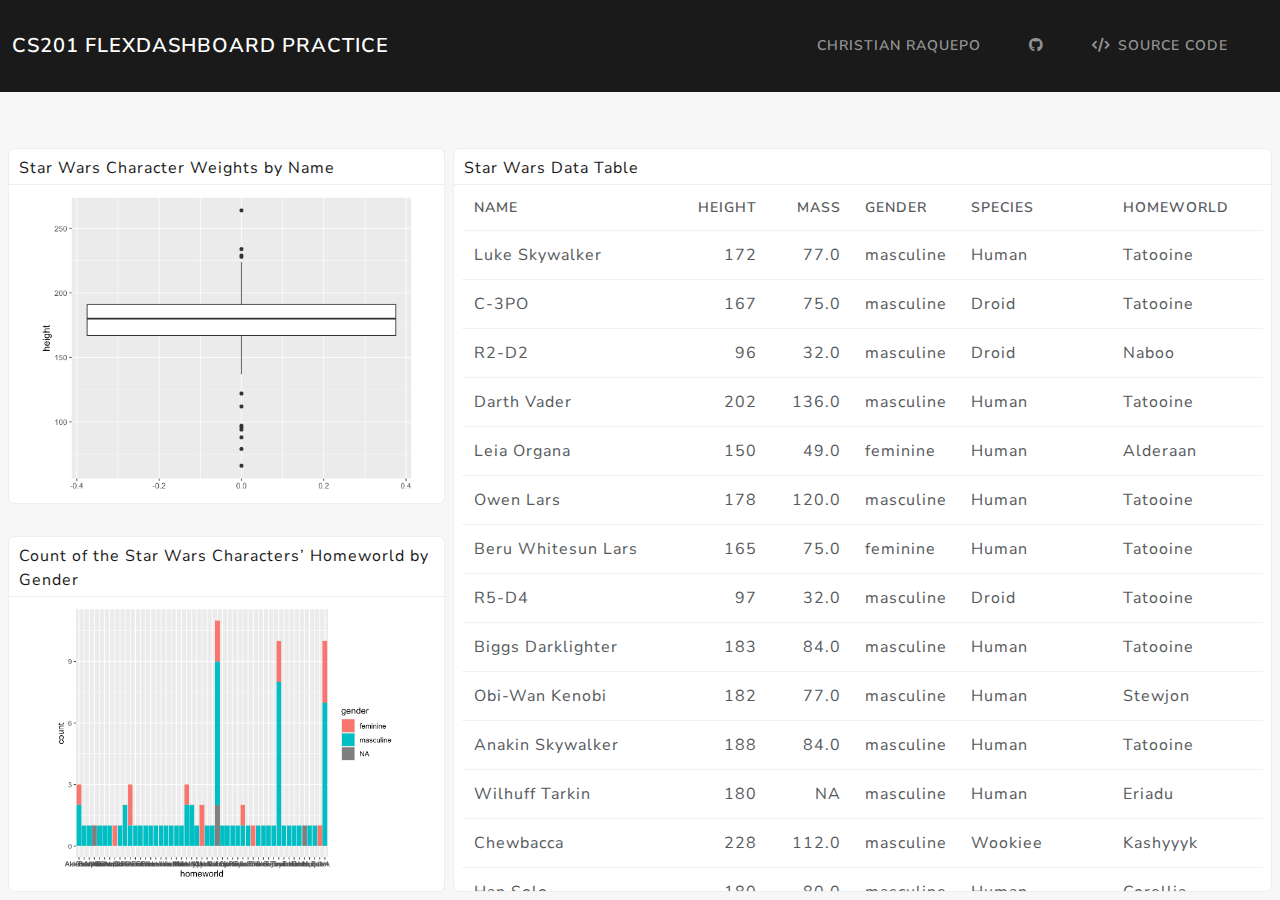
<file: docs/practice.html>
<!DOCTYPE html>
<html xmlns="http://www.w3.org/1999/xhtml">
<head>

<meta charset="utf-8">
<meta http-equiv="Content-Type" content="text/html; charset=utf-8" />
<meta name="generator" content="pandoc" />



<title>CS201 FLEXDASHBOARD PRACTICE</title>

<meta property="og:title" content="CS201 FLEXDASHBOARD PRACTICE" />

<meta name='viewport' content='width=device-width, initial-scale=1.0, maximum-scale=1.0, user-scalable=no' />

<link rel="icon" href="data:image/x-icon;" type="image/x-icon">


<script type="text/javascript">
window.FlexDashboardComponents = [];
</script>

<script id="flexdashboard-navbar" type="application/json">
[{"title":"Christian Raquepo","href":"https://christianraquepo.github.io","align":"right"},{"icon":"fa fa-github","href":"https://github.com/christianraquepo","align":"right","target":"blank"},{"title":"Source Code","icon":"fa-code","href":"source_embed","align":"right"}]
</script>
<script src="site_libs/header-attrs-2.29/header-attrs.js"></script>
<script src="site_libs/jquery-3.6.0/jquery-3.6.0.min.js"></script>
<meta name="viewport" content="width=device-width, initial-scale=1, shrink-to-fit=no" />
<link href="site_libs/bootstrap-5.3.1/bootstrap.min.css" rel="stylesheet" />
<script src="site_libs/bootstrap-5.3.1/bootstrap.bundle.min.js"></script>
<script src="site_libs/bs3compat-0.8.0/transition.js"></script>
<script src="site_libs/bs3compat-0.8.0/tabs.js"></script>
<script src="site_libs/bs3compat-0.8.0/bs3compat.js"></script>
<link href="site_libs/flexdashboard-css-0.6.2/flexdashboard-css.css" rel="stylesheet" />
<script src="site_libs/stickytableheaders-0.1.19/jquery.stickytableheaders.min.js"></script>
<link href="site_libs/font-awesome-6.5.2/css/all.min.css" rel="stylesheet" />
<link href="site_libs/font-awesome-6.5.2/css/v4-shims.min.css" rel="stylesheet" />
<link href="site_libs/featherlight-1.3.5/featherlight.min.css" rel="stylesheet" />
<script src="site_libs/featherlight-1.3.5/featherlight.min.js"></script>
<link href="site_libs/prism-1.4.1/prism.css" rel="stylesheet" />
<script src="site_libs/prism-1.4.1/prism.js"></script>
<style type="text/css">
/*
  CSS for flexdashboard.js' use of Sly(). The sizing/position of this CSS needs to be
  applied _before_ flexdashboard.js initializes, which is why this CSS has been pulled
  out from flexdashboard.scss and inlined in the document's head.
*/

.storyboard-nav button {
  background: transparent;
  border: 0;
  opacity: .3;
  outline: none;
  padding: 0;
}

.storyboard-nav button:hover,
.storyboard-nav button:hover {
  opacity: .5;
}

.storyboard-nav button:disabled,
.storyboard-nav button:disabled {
  opacity: .1;
}

.storyboard-nav .sbnext,
.storyboard-nav .sbprev {
  float: left;
  width: 2%;
  height: 120px;
}

.storyboard-nav .sbprev {
  text-align: left;
  width: 2%;
}

.storyboard-nav .sbnext {
  float: right;
  text-align: right;
  margin-right: 8px;
}

.storyboard-nav .sbframelist {
  margin: 0 auto;
  width: 94%;
  height: 120px;
  overflow: hidden;
  text-shadow: none;
  margin-bottom: 8px;
}

.storyboard-nav .sbframelist ul {
  list-style: none;
  margin: 0;
  padding: 0;
  height: 100%;
}

.storyboard-nav .sbframelist ul li {
  float: left;
  width: 270px;
  height: 100%;
  padding: 10px 10px 10px 10px;
  margin-right: 8px;
  text-align: left;
  cursor: pointer;
}

.storyboard-nav .sbframelist ul li:last-child {
  margin-right: 0px;
}

.sbframe-commentary {
  width: 300px;
}

.sbframe-commentary ul {
  padding-left: 22px;
}

.sbframe.active {
  display: flex;
}

.sbframe:not(.active) {
  display: none;
}
@media only screen and (min-width: 768px) {
html, body {
  height: 100%;
}

#dashboard-container {
  height: 100%;
}
}
</style>



</head>

<body>

<div class="navbar navbar-inverse navbar-fixed-top" role="navigation">
<div class="container-fluid">
<div class="navbar-header">

<span class="navbar-logo pull-left">
  
</span>
<span class="navbar-brand">
  CS201 FLEXDASHBOARD PRACTICE
  <span class="navbar-author">
        </span>
</span>

<button id="navbar-button" type="button" class="navbar-toggle collapsed pull-right" data-toggle="collapse" data-bs-toggle="collapse" data-target="#navbar" data-bs-target="#navbar">
<span class="icon-bar"></span>
<span class="icon-bar"></span>
<span class="icon-bar"></span>
</button>

</div>
<div id="navbar" class="navbar-collapse collapse">
<ul class="nav navbar-nav navbar-left">
</ul>
<ul class="nav navbar-nav navbar-right">
</ul>
</div><!--/.nav-collapse-->
</div><!--/.container-->
</div><!--/.navbar-->

<img class="mobile-figure" data-mobile-figure-id=fig1 src="practice_files/figure-html/unnamed-chunk-2-1.mb.png" />
<img class="mobile-figure" data-mobile-figure-id=fig2 src="practice_files/figure-html/unnamed-chunk-3-1.mb.png" />
<script type="text/javascript">


var FlexDashboard = (function () {

  // initialize options
  var _options = {};

  var FlexDashboard = function() {

    // default options
    _options = $.extend(_options, {
      theme: "cosmo",
      fillPage: false,
      orientation: 'columns',
      storyboard: false,
      defaultFigWidth: 576,
      defaultFigHeight: 461,
      defaultFigWidthMobile: 360,
      defaultFigHeightMobile: 461,
      isMobile: false,
      isPortrait: false,
      resize_reload: true
    });
  };

  function init(options) {

    // extend default options
    $.extend(true, _options, options);

    // add ids to sections that don't have them (pandoc won't assign ids
    // to e.g. sections with titles consisting of only chinese characters)
    var nextId = 1;
    $('.level1:not([id]),.level2:not([id]),.level3:not([id])').each(function() {
      $(this).attr('id', 'dashboard-' + nextId++);
    });

    // find navbar items
    var navbarItems = $('#flexdashboard-navbar');
    if (navbarItems.length)
      navbarItems = JSON.parse(navbarItems.html());
    addNavbarItems(navbarItems);

    // find the main dashboard container
    var dashboardContainer = $('#dashboard-container');

    // resolve mobile classes
    resolveMobileClasses(dashboardContainer);

    // one time global initialization for components
    componentsInit(dashboardContainer);

    // look for a global sidebar
    var globalSidebar = dashboardContainer.find(".section.level1.sidebar");
    if (globalSidebar.length > 0) {

      // global layout for fullscreen displays
      if (!isMobilePhone()) {

         // hoist it up to the top level
         globalSidebar.insertBefore(dashboardContainer);

         // lay it out (set width/positions)
         layoutSidebar(globalSidebar, dashboardContainer);

      // tuck sidebar into first page for mobile phones
      } else {

        // convert it into a level3 section
        globalSidebar.removeClass('sidebar');
        globalSidebar.removeClass('level1');
        globalSidebar.addClass('level3');
        var h1 = globalSidebar.children('h1');
        var h3 = $('<h3></h3>');
        h3.append(h1.contents());
        h3.insertBefore(h1);
        h1.detach();

        // move it into the first page
        var page = dashboardContainer.find('.section.level1').first();
        if (page.length > 0)
          page.prepend(globalSidebar);
      }
    }

    // look for pages to layout
    var pages = $('div.section.level1');
    if (pages.length > 0) {

        // find the navbar and collapse on clicked
        var navbar = $('#navbar');
        navbar.on("click", "a[data-toggle!=dropdown]", null, function () {
           navbar.collapse('hide');
        });

        // envelop the dashboard container in a tab content div
        dashboardContainer.wrapInner('<div class="tab-content"></div>');

        pages.each(function(index) {

          // lay it out
          layoutDashboardPage($(this));

          // add it to the navbar
          addToNavbar($(this), index === 0);

        });

    } else {

      // remove the navbar and navbar button if we don't
      // have any navbuttons
      if (navbarItems.length === 0) {
        $('#navbar').remove();
        $('#navbar-button').remove();
      }

      // add the storyboard class if requested
      if (_options.storyboard)
        dashboardContainer.addClass('storyboard');

      // layout the entire page
      layoutDashboardPage(dashboardContainer);
    }

    // if we are in shiny we need to trigger a window resize event to
    // force correct layout of shiny-bound-output elements
    if (isShinyDoc())
      $(window).trigger('resize');

    // make main components visible
    $('.section.sidebar').css('visibility', 'visible');
    dashboardContainer.css('visibility', 'visible');

    // handle location hash
    handleLocationHash();

    // intialize prism highlighting
    initPrismHighlighting();

    // record mobile and orientation state then register a handler
    // to refresh if resize_reload is set to true and it changes
    _options.isMobile = isMobilePhone();
    _options.isPortrait = isPortrait();
    if (_options.resize_reload) {
      $(window).on('resize', function() {
        if (_options.isMobile !== isMobilePhone() ||
            _options.isPortrait !== isPortrait()) {
          window.location.reload();
        }
      });
    } else {
      // if in desktop mode and resizing to mobile, make sure the heights are 100%
      // This enforces what `fillpage.css` does for "wider" pages.
      // Since we are not reloading once the page becomes small, we need to force the height to 100%
      // This is a new situation introduced when `_options.resize_reload` is `false`
      if (! _options.isMobile) {
        // only add if `fillpage.css` was added in the first place
        if (_options.fillPage) {
          // fillpage.css
          $("html,body,#dashboard").css("height", "100%");
        }
      }
    }
    // trigger layoutcomplete event
    dashboardContainer.trigger('flexdashboard:layoutcomplete');
  }

  function resolveMobileClasses(dashboardContainer) {
     // add top level layout class
    dashboardContainer.addClass(isMobilePhone() ? 'mobile-layout' :
                                                  'desktop-layout');

    // look for .mobile sections and add .no-mobile to their peers
    var mobileSections = $('.section.mobile');
    mobileSections.each(function() {
       var id = $(this).attr('id');
       var nomobileId = id.replace(/-\d+$/, '');
       $('#' + nomobileId).addClass('no-mobile');
    });
  }

  function addNavbarItems(navbarItems) {

    var navbarLeft = $('ul.navbar-left');
    var navbarRight = $('ul.navbar-right');

    for (var i = 0; i<navbarItems.length; i++) {

      // get the item
      var item = navbarItems[i];

      // determine the container
      var container = null;
      if (item.align === "left")
        container = navbarLeft;
      else
        container = navbarRight;

      // navbar menu if we have multiple items
      if (item.items) {
        var menu = navbarMenu(null, item.icon, item.title, container);
        for (var j = 0; j<item.items.length; j++) {
          var subItem = item.items[j];
          var li = $('<li></li>');
          var a = navbarLink(subItem.icon, subItem.title, subItem.href, subItem.target);
          a.removeClass("nav-link").addClass("dropdown-item");
          li.append(a);
          menu.append(li);
        }
      } else {
        var li = $('<li class="nav-item"></li>');
        li.append(navbarLink(item.icon, item.title, item.href, item.target));
        container.append(li);
      }
    }
  }

  // create or get a reference to an existing dropdown menu
  function navbarMenu(id, icon, title, container) {
    var existingMenu = [];
    if (id)
      existingMenu = container.children('#' + id);
    if (existingMenu.length > 0) {
      return existingMenu.children('ul');
    } else {
      var li = $('<li class="nav-item"></li>');
      if (id)
        li.attr('id', id);
      li.addClass('dropdown');
      // auto add "Share" title on mobile if necessary
      if (!title && icon && (icon === "fa-share-alt") && isMobilePhone())
        title = "Share";
      if (title) {
        title = title + ' <span class="caret"></span>';
      }
      var a = navbarLink(icon, title, "#");
      a.addClass('dropdown-toggle');
      a.attr('data-toggle', 'dropdown');
      a.attr('data-bs-toggle', 'dropdown');
      a.attr('role', 'button');
      a.attr('aria-expanded', 'false');
      li.append(a);
      var ul = $('<ul class="dropdown-menu"></ul>');
      ul.attr('role', 'menu');
      li.append(ul);
      container.append(li);
      return ul;
    }
  }

  function addToNavbar(page, active) {

    // capture the id and data-icon attribute (if any)
    var id = page.attr('id');
    var icon = page.attr('data-icon');
    var navmenu = page.attr('data-navmenu');
    var navmenuIcon = page.attr('data-navmenu-icon');

    // get hidden state (transfer this to navbar)
    var hidden = page.hasClass('hidden');
    page.removeClass('hidden');

    // sanitize the id for use with bootstrap tabs
    id = id.replace(/[.\/?&!#<>]/g, '').replace(/\s/g, '_');
    page.attr('id', id);

    // get the wrapper
    var wrapper = page.closest('.dashboard-page-wrapper');

    // move the id to the wrapper
    page.removeAttr('id');
    wrapper.attr('id', id);

    // add the tab-pane class to the wrapper
    wrapper.addClass('tab-pane');

    // get a reference to the h1, discover its inner contens, then detach it
    var h1 = wrapper.find('h1').first();
    var title = h1.contents();
    h1.detach();

    // create a navbar item
    var li = $('<li></li>');
    var a = navbarLink(icon, title, '#' + id);
    a.attr('data-toggle', 'tab');
    a.attr('data-bs-toggle', 'tab');
    li.append(a);

    // add it to the navbar (or navbar menu if specified)
    var container = $('ul.navbar-left');
    if (navmenu) {
      var menuId = navmenu.replace(/\s+/g, '');
      var menu = navbarMenu(menuId, navmenuIcon, navmenu, container);
      li.find("> a").removeClass("nav-link").addClass("dropdown-item");
      menu.append(li);
    } else {
      li.addClass("nav-item")
      container.append(li);
    }

    // mark active tab and corresponding nav menu item
    if (active)
      $(a).tab("show");

    // hide it if requested
    if (hidden)
      li.addClass('hidden');
  }

  function navbarLink(icon, title, href, target) {

    var a = $('<a class="nav-link"></a>');
    if (icon) {

      // get the name of the icon set and icon
      var dashPos = icon.indexOf("-");
      var iconSet = null;
      var iconSplit = icon.split(" ");
      if (iconSplit.length > 1) {
        iconSet = iconSplit[0];
        icon = iconSplit.slice(1).join(" ");
      } else {
        iconSet = icon.substring(0, dashPos);
      }
      var iconName = icon.substring(dashPos + 1);

      // create the icon
      var iconElement = $('<span class="' + iconSet + ' ' + icon + '"></span>');
      if (title)
        iconElement.css('margin-right', '7px');
      a.append(iconElement);
      // if href is null see if we can auto-generate based on icon (e.g. social)
      if (!href)
        maybeGenerateLinkFromIcon(iconName, a);
    }
    if (title)
      a.append(title);

    // add the href.
    if (href) {
      if (href === "source_embed") {
        a.attr('href', '#');
        a.attr('data-featherlight', "#flexdashboard-source-code");
        a.featherlight({
            beforeOpen: function(event){
              $('body').addClass('unselectable');
            },
            afterClose: function(event){
              $('body').removeClass('unselectable');
            }
        });
      } else {
        a.attr('href', href);
      }
    }

    // add the arget
    if (target)
      a.attr('target', target);

    return a;
  }

  // auto generate a link from an icon name (e.g. twitter) when possible
  function maybeGenerateLinkFromIcon(iconName, a) {

     var serviceLinks = {
      "twitter": "https://twitter.com/share?text=" + encodeURIComponent(document.title) + "&url="+encodeURIComponent(location.href),
      "facebook": "https://www.facebook.com/sharer/sharer.php?u="+encodeURIComponent(location.href),
      "linkedin": "https://www.linkedin.com/shareArticle?mini=true&url="+encodeURIComponent(location.href) + "&title=" + encodeURIComponent(document.title),
      "pinterest": "https://pinterest.com/pin/create/link/?url="+encodeURIComponent(location.href) + "&description=" + encodeURIComponent(document.title)
    };

    var makeSocialLink = function(a, href) {
      a.attr('href', '#');
      a.on('click', function(e) {
        e.preventDefault();
        window.open(href);
      });
    };

    $.each(serviceLinks, function(key, value) {
      if (iconName.indexOf(key) !== -1)
        makeSocialLink(a, value);
    });
  }

  // layout a dashboard page
  function layoutDashboardPage(page) {

    // use a page wrapper so that free form content above the
    // dashboard appears at the top rather than the side (as it
    // would without the wrapper in a column orientation)
    var wrapper = $('<div class="dashboard-page-wrapper"></div>');
    page.wrap(wrapper);

    // if there are no level2 or level3 headers synthesize a level3
    // header to contain the (e.g. frame it, scroll container, etc.)
    var headers = page.find('h2,h3');
    if (headers.length === 0)
      page.wrapInner('<div class="section level3"></div>');

    // hoist up any content before level 2 or level 3 headers
    var children = page.children();
    children.each(function(index) {
      if ($(this).hasClass('level2') || $(this).hasClass('level3'))
        return false;
      $(this).insertBefore(page);
    });

    // determine orientation and fillPage behavior for distinct media
    var orientation, fillPage, storyboard;

    // media: mobile phone
    if (isMobilePhone()) {

      // if there is a sidebar we need to ensure it's content
      // is properly framed as an h3
      var sidebar = page.find('.section.sidebar');
      sidebar.removeClass('sidebar');
      sidebar.wrapInner('<div class="section level3"></div>');
      var h2 = sidebar.find('h2');
      var h3 = $('<h3></h3>');
      h3.append(h2.contents());
      h3.insertBefore(h2);
      h2.detach();

      // wipeout h2 elements then enclose them in a single h2
      var level2 = page.find('div.section.level2');
      level2.each(function() {
        level2.children('h2').remove();
        level2.children().unwrap();
      });
      page.wrapInner('<div class="section level2"></div>');

      // substitute mobile images
      if (isPortrait()) {
        var mobileFigures = $('img.mobile-figure');
        mobileFigures.each(function() {
          // get the src (might be base64 encoded)
          var src = $(this).attr('src');

          // find it's peer
          var id = $(this).attr('data-mobile-figure-id');
          var img = $('img[data-figure-id=' + id + "]");
          img.attr('src', src)
             .attr('width', _options.defaultFigWidthMobile)
             .attr('height', _options.defaultFigHeightMobile);
        });
      }

      // hoist storyboard commentary into it's own section
      if (page.hasClass('storyboard')) {
        var commentaryHR = page.find('div.section.level3 hr');
        commentaryHR.each(function() {
          var commentary = $(this).nextAll().detach();
          var commentarySection = $('<div class="section level3"></div>');
          commentarySection.append(commentary);
          commentarySection.insertAfter($(this).closest('div.section.level3'));
          $(this).remove();
        });
      }

      // force a non full screen layout by columns
      orientation = _options.orientation = 'columns';
      fillPage = _options.fillPage = false;
      storyboard = _options.storyboard = false;

    // media: desktop
    } else {

      // determine orientation
      orientation = page.attr('data-orientation');
      if (orientation !== 'rows' && orientation != 'columns')
        orientation = _options.orientation;

      // determine storyboard mode
      storyboard = page.hasClass('storyboard');

      // fillPage based on options (force for storyboard)
      fillPage = _options.fillPage || storyboard;

      // handle sidebar
      var sidebar = page.find('.section.level2.sidebar');
      if (sidebar.length > 0)
        layoutSidebar(sidebar, page);
    }

    // give it and it's parent divs height: 100% if we are in fillPage mode
    if (fillPage) {
      page.addClass('vertical-layout-fill');
      page.css('height', '100%');
      page.parents('div').css('height', '100%');
    } else {
      page.addClass('vertical-layout-scroll');
    }

    // perform the layout
    if (storyboard)
      layoutPageAsStoryboard(page);
    else if (orientation === 'rows')
      layoutPageByRows(page, fillPage);
    else if (orientation === 'columns')
      layoutPageByColumns(page, fillPage);
  }

  function layoutSidebar(sidebar, content) {

    // get it out of the header hierarchy
    sidebar = sidebar.first();
    if (sidebar.hasClass('level1')) {
      sidebar.removeClass('level1');
      sidebar.children('h1').remove();
    } else if (sidebar.hasClass('level2')) {
      sidebar.removeClass('level2');
      sidebar.children('h2').remove();
    }

    // determine width
    var sidebarWidth = isTablet() ? 220 : 250;
    var dataWidth = parseInt(sidebar.attr('data-width'));
    if (dataWidth)
      sidebarWidth = dataWidth;

    // set the width and shift the page right to accomodate the sidebar
    sidebar.css('width', sidebarWidth + 'px');
    content.css('padding-left', sidebarWidth + 'px');

    // wrap it's contents in a form
    sidebar.wrapInner($('<form></form>'));
  }

  function layoutPageAsStoryboard(page) {

    // create storyboard navigation
    var nav = $('<div class="storyboard-nav"></div>');

    // add navigation buttons
    var prev = $('<button class="sbprev"><i class="fa fa-angle-left"></i></button>');
    nav.append(prev);
    var next= $('<button class="sbnext"><i class="fa fa-angle-right"></i></button>');
    nav.append(next);

    // add navigation frame
    var frameList = $('<div class="sbframelist"></div>');
    nav.append(frameList);
    var ul = $('<ul></ul>');
    frameList.append(ul);

     // find all the level3 sections (those are the storyboard frames)
    var frames = page.find('div.section.level3');
    frames.each(function() {

      // mark it
      $(this).addClass('sbframe');

      // divide it into chart content and (optional) commentary
      $(this).addClass('dashboard-column-orientation');

      // stuff the chart into it's own div w/ flex
      $(this).wrapInner('<div class="sbframe-component"></div>');
      setFlex($(this), 1);
      var frame = $(this).children('.sbframe-component');

      // extract the title from the h3
      var li = $('<li></li>');
      var h3 = frame.children('h3');
      li.append(h3.contents());
      h3.detach();
      ul.append(li);

      // extract commentary
      var hr = frame.children('hr');
      if (hr.length) {
        var commentary = hr.nextAll().detach();
        hr.remove();
        var commentaryFrame = $('<div class="sbframe-commentary"></div>');
        commentaryFrame.addClass('flowing-content-shim');
        commentaryFrame.addClass('flowing-content-container');
        commentaryFrame.append(commentary);
        $(this).append(commentaryFrame);

        // look for a data-commentary-width attribute
        var commentaryWidth = $(this).attr('data-commentary-width');
        if (commentaryWidth)
          commentaryFrame.css('width', commentaryWidth + 'px');
      }

      // layout the chart (force flex)
      var result = layoutChart(frame, true);

      // ice the notes if there are none
      if (!result.notes)
        frame.find('.chart-notes').remove();

      // set flex on chart
      setFlex(frame, 1);
    });

    // create a div to hold all the frames
    var frameContent = $('<div class="sbframe-content"></div>');
    frameContent.addClass('dashboard-row-orientation');
    frameContent.append(frames.detach());

    // row orientation to stack nav and frame content
    page.addClass('dashboard-row-orientation');
    page.append(nav);
    page.append(frameContent);
    setFlex(frameContent, 1);

    // initialize sly
    var sly = new Sly(frameList, {
    		horizontal: true,
    		itemNav: 'basic',
    		smart: true,
    		activateOn: 'click',
    		startAt: 0,
    		scrollBy: 1,
    		activatePageOn: 'click',
    		speed: 200,
    		moveBy: 600,
    		dragHandle: true,
    		dynamicHandle: true,
    		clickBar: true,
    		keyboardNavBy: 'items',
    		next: next,
    		prev: prev
    	}).init();

    // make first frame active
    frames.removeClass('active');
    frames.first().addClass('active');

    // subscribe to frame changed events
    sly.on('active', function (eventName, itemIndex) {
      frames.removeClass('active');
      frames.eq(itemIndex).addClass('active')
                          .trigger('shown');
    });
  }

  function layoutPageByRows(page, fillPage) {

    // row orientation
    page.addClass('dashboard-row-orientation');

    // find all the level2 sections (those are the rows)
    var rows = page.find('div.section.level2');

    // if there are no level2 sections then treat the
    // entire page as if it's a level 2 section
    if (rows.length === 0) {
      page.wrapInner('<div class="section level2"></div>');
      rows = page.find('div.section.level2');
    }

    rows.each(function () {

      // flags
      var haveNotes = false;
      var haveFlexHeight = true;

      // remove the h2
      $(this).children('h2').remove();

      // check for a tabset
      var isTabset = $(this).hasClass('tabset');
      if (isTabset)
        layoutTabset($(this));

      // give it row layout semantics if it's not a tabset
      if (!isTabset)
        $(this).addClass('dashboard-row');

      // find all of the level 3 subheads
      var columns = $(this).find('div.section.level3');

      // determine figureSizes sizes
      var figureSizes = chartFigureSizes(columns);

      // fixup the columns
      columns.each(function(index) {

        // layout the chart (force flex if we are in a tabset)
        var result = layoutChart($(this), isTabset);

        // update flexHeight state
        if (!result.flex)
          haveFlexHeight = false;

        // update state
        if (result.notes)
          haveNotes = true;

        // set the column flex based on the figure width
        // (value boxes will just get the default figure width)
        var chartWidth = figureSizes[index].width;
        setFlex($(this), chartWidth + ' ' + chartWidth + ' 0px');

      });

      // remove empty chart note divs
      if (isTabset)
        $(this).find('.chart-notes').filter(function() {
            return $(this).html() === "&nbsp;";
        }).remove();
      if (!haveNotes)
        $(this).find('.chart-notes').remove();

       // make it a flexbox row
      if (haveFlexHeight)
        $(this).addClass('dashboard-row-flex');

      // now we can set the height on all the wrappers (based on maximum
      // figure height + room for title and notes, or data-height on the
      // container if specified). However, don't do this if there is
      // no flex on any of the constituent columns
      var flexHeight = null;
      var dataHeight = parseInt($(this).attr('data-height'));
      if (dataHeight)
        flexHeight = adjustedHeight(dataHeight, columns.first());
      else if (haveFlexHeight)
        flexHeight = maxChartHeight(figureSizes, columns);
      if (flexHeight) {
        if (fillPage)
          setFlex($(this), flexHeight + ' ' + flexHeight + ' 0px');
        else {
          $(this).css('height', flexHeight + 'px');
          setFlex($(this), '0 0 ' + flexHeight + 'px');
        }
      }

    });
  }

  function layoutPageByColumns(page, fillPage) {

    // column orientation
    page.addClass('dashboard-column-orientation');

    // find all the level2 sections (those are the columns)
    var columns = page.find('div.section.level2');

    // if there are no level2 sections then treat the
    // entire page as if it's a level 2 section
    if (columns.length === 0) {
      page.wrapInner('<div class="section level2"></div>');
      columns = page.find('div.section.level2');
    }

    // layout each column
    columns.each(function (index) {

      // remove the h2
      $(this).children('h2').remove();

      // make it a flexbox column
      $(this).addClass('dashboard-column');

      // check for a tabset
      var isTabset = $(this).hasClass('tabset');
      if (isTabset)
        layoutTabset($(this));

      // find all the h3 elements
      var rows = $(this).find('div.section.level3');

      // get the figure sizes for the rows
      var figureSizes = chartFigureSizes(rows);

      // column flex is the max row width (or data-width if specified)
      var flexWidth;
      var dataWidth = parseInt($(this).attr('data-width'));
      if (dataWidth)
        flexWidth = dataWidth;
      else
        flexWidth = maxChartWidth(figureSizes);
      setFlex($(this), flexWidth + ' ' + flexWidth + ' 0px');

      // layout each chart
      rows.each(function(index) {

        // perform the layout
        var result = layoutChart($(this), false);

        // ice the notes if there are none
        if (!result.notes)
          $(this).find('.chart-notes').remove();

        // set flex height based on figHeight, then adjust
        if (result.flex) {
          var chartHeight = figureSizes[index].height;
          chartHeight = adjustedHeight(chartHeight, $(this));
          if (fillPage)
            setFlex($(this), chartHeight + ' ' + chartHeight + ' 0px');
          else {
            $(this).css('height', chartHeight + 'px');
            setFlex($(this), chartHeight + ' ' + chartHeight + ' ' + chartHeight + 'px');
          }
        }
      });
    });
  }

  function chartFigureSizes(charts) {

    // sizes
    var figureSizes = new Array(charts.length);

    // check each chart
    charts.each(function(index) {

      // start with default
      figureSizes[index] = {
        width: _options.defaultFigWidth,
        height: _options.defaultFigHeight
      };

      // look for data-height or data-width then knit options
      var dataWidth = parseInt($(this).attr('data-width'));
      var dataHeight = parseInt($(this).attr('data-height'));
      var knitrOptions = $(this).find('.knitr-options:first');
      var knitrWidth, knitrHeight;
      if (knitrOptions) {
        knitrWidth = parseInt(knitrOptions.attr('data-fig-width'));
        knitrHeight =  parseInt(knitrOptions.attr('data-fig-height'));
      }

      // width
      if (dataWidth)
        figureSizes[index].width = dataWidth;
      else if (knitrWidth)
        figureSizes[index].width = knitrWidth;

      // height
      if (dataHeight)
        figureSizes[index].height = dataHeight;
      else if (knitrHeight)
        figureSizes[index].height = knitrHeight;
    });

    // return sizes
    return figureSizes;
  }

  function maxChartHeight(figureSizes, charts) {

    // first compute the maximum height
    var maxHeight = _options.defaultFigHeight;
    for (var i = 0; i<figureSizes.length; i++)
      if (figureSizes[i].height > maxHeight)
        maxHeight = figureSizes[i].height;

    // now add offests for chart title and chart notes
    if (charts.length)
      maxHeight = adjustedHeight(maxHeight, charts.first());

    return maxHeight;
  }

  function adjustedHeight(height, chart) {
    if (chart.length > 0) {
      var chartTitle = chart.find('.chart-title');
      if (chartTitle.length)
        height += chartTitle.first().outerHeight();
      var chartNotes = chart.find('.chart-notes');
      if (chartNotes.length)
        height += chartNotes.first().outerHeight();
    }
    return height;
  }

  function maxChartWidth(figureSizes) {
    var maxWidth = _options.defaultFigWidth;
    for (var i = 0; i<figureSizes.length; i++)
      if (figureSizes[i].width > maxWidth)
        maxWidth = figureSizes[i].width;
    return maxWidth;
  }

  // layout a chart
  function layoutChart(chart, forceFlex) {

    // state to return
    var result = {
      notes: false,
      flex: false
    };

    // extract the title
    var title = extractTitle(chart);

    // find components that apply to this container
    var components = componentsFind(chart);

    // if it's a custom component then call it and return
    var customComponents = componentsCustom(components);
    if (customComponents.length) {
      componentsLayout(customComponents, title, chart);
      result.notes = false;
      result.flex = forceFlex || componentsFlex(customComponents);
      return result;
    }

    // put all the content in a chart wrapper div
    chart.addClass('chart-wrapper');
    chart.wrapInner('<div class="chart-stage"></div>');
    var chartContent = chart.children('.chart-stage');

    // flex the content if appropriate
    result.flex = forceFlex || componentsFlex(components);
    if (result.flex) {
      // add flex classes
      chart.addClass('chart-wrapper-flex');
      chartContent.addClass('chart-stage-flex');

      // additional shim to break out of flexbox sizing
      chartContent.wrapInner('<div class="chart-shim"></div>');
      chartContent = chartContent.children('.chart-shim');
    }

    // set custom data-padding attribute
    var pad = chart.attr('data-padding');
    if (pad) {
      if (pad === "0")
        chart.addClass('no-padding');
      else {
        pad = pad + 'px';
        chartContent.css('left', pad)
                    .css('top', pad)
                    .css('right', pad)
                    .css('bottom', pad)
      }
    }

    // call compoents
    componentsLayout(components, title, chartContent);

    // also activate components on shiny output
    findShinyOutput(chartContent).on('shiny:value',
      function(event) {
        var element = $(event.target);
        setTimeout(function() {

          // see if we opted out of flex based on our output (for shiny
          // we can't tell what type of output we have until after the
          // value is bound)
          var components = componentsFind(element);
          var flex = forceFlex || componentsFlex(components);
          if (!flex) {
            chart.css('height', "");
            setFlex(chart, "");
            chart.removeClass('chart-wrapper-flex');
            chartContent.removeClass('chart-stage-flex');
            chartContent.children().unwrap();
          }

          // perform layout
          componentsLayout(components, title, element.parent());
        }, 10);
      });

    // add the title
    var chartTitle = $('<div class="chart-title"></div>');
    chartTitle.append(title);
    chart.prepend(chartTitle);

    // add the notes section
    var chartNotes = $('<div class="chart-notes"></div>');
    chartNotes.html('&nbsp;');
    chart.append(chartNotes);

    // attempt to extract notes if we have a component
    if (components.length)
      result.notes = extractChartNotes(chartContent, chartNotes);

    // return result
    return result;
  }

  // build a tabset from a section div with the .tabset class
  function layoutTabset(tabset) {

    // check for fade option
    var fade = tabset.hasClass("tabset-fade");
    var pills = tabset.hasClass("tabset-pills");
    var navClass = pills ? "nav-pills" : "nav-tabs";

    // determine the heading level of the tabset and tabs
    var match = tabset.attr('class').match(/level(\d) /);
    if (match === null)
      return;
    var tabsetLevel = Number(match[1]);
    var tabLevel = tabsetLevel + 1;

    // find all subheadings immediately below
    var tabs = tabset.find("div.section.level" + tabLevel);
    if (!tabs.length)
      return;

    // create tablist and tab-content elements
    var tabList = $('<ul class="nav ' + navClass + '" role="tablist"></ul>');
    $(tabs[0]).before(tabList);
    var tabContent = $('<div class="tab-content"></div>');
    $(tabs[0]).before(tabContent);

    // build the tabset
    var activeTab = 0;
    tabs.each(function(i) {

      // get the tab div
      var tab = $(tabs[i]);

      // get the id then sanitize it for use with bootstrap tabs
      var id = tab.attr('id');

      // see if this is marked as the active tab
      if (tab.hasClass('active'))
        activeTab = i;

      // sanitize the id for use with bootstrap tabs
      id = id.replace(/[.\/?&!#<>]/g, '').replace(/\s/g, '_');
      tab.attr('id', id);

      // get the heading element within it and grab it's text
      var heading = tab.find('h' + tabLevel + ':first');
      var headingDom = heading.contents();

      // build and append the tab list item
      var a = $('<a role="tab" data-toggle="tab" data-bs-toggle="tab" class="nav-link"></a>');
      a.append(headingDom);
      a.attr('href', '#' + id);
      a.attr('aria-controls', id);
      var li = $('<li role="presentation" class="nav-item"></li>');
      li.append(a);
      tabList.append(li);

      // set it's attributes
      tab.attr('role', 'tabpanel');
      tab.addClass('tab-pane');
      tab.addClass('tabbed-pane');
      tab.addClass('no-title');
      if (fade)
        tab.addClass('fade');

      // move it into the tab content div
      tab.detach().appendTo(tabContent);
    });

    // set active tab
    $(tabList.children()[activeTab]).tab("show");
    var active = $(tabContent.children('div.section')[activeTab]);
    active.addClass('active');
    if (fade)
      active.addClass('in');

    // add nav-tabs-custom
    tabset.addClass('nav-tabs-custom');

    // internal layout is dashboard-column with tab-content flexing
    tabset.addClass('dashboard-column');
    setFlex(tabContent, 1);
  }

  // one time global initialization for components
  function componentsInit(dashboardContainer) {
    for (var i=0; i<window.FlexDashboardComponents.length; i++) {
      var component = window.FlexDashboardComponents[i];
      if (component.init)
        component.init(dashboardContainer);
    }
  }

  // find components that apply within a container
  function componentsFind(container) {

    // look for components
    var components = [];
    for (var i=0; i<window.FlexDashboardComponents.length; i++) {
      var component = window.FlexDashboardComponents[i];
      if (component.find(container).length)
        components.push(component);
    }

    // if there were none then use a special flowing content component
    // that just adds a scrollbar in fillPage mode
    if (components.length == 0) {
      components.push({
        find: function(container) {
          return container;
        },

        flex: function(fillPage) {
          return fillPage;
        },

        layout: function(title, container, element, fillPage) {
          if (fillPage) {
            container.addClass('flowing-content-shim');
            container.addClass('flowing-content-container');
          }
        }
      });
    }

    return components;
  }

  // if there is a custom component then pick it out
  function componentsCustom(components) {
    var customComponent = [];
    for (var i=0; i<components.length; i++)
      if (components[i].type === "custom") {
        customComponent.push(components[i]);
        break;
      }
    return customComponent;
  }

  // query all components for flex
  function componentsFlex(components) {

    // no components at all means no flex
    if (components.length === 0)
      return false;

    // otherwise query components (assume true unless we see false)
    var isMobile = isMobilePhone();
    for (var i=0; i<components.length; i++)
      if (components[i].flex && !components[i].flex(_options.fillPage))
        return false;
    return true;
  }

  // layout all components
  function componentsLayout(components, title, container) {
    var isMobile = isMobilePhone();
    for (var i=0; i<components.length; i++) {
      var element = components[i].find(container);
      if (components[i].layout) {
        // call layout (don't call other components if it returns false)
        var result = components[i].layout(title, container, element, _options.fillPage);
        if (result === false)
          return;
      }
    }
  }

  // get a reference to the h3, discover it's inner html, and remove it
  function extractTitle(container) {
    var h3 = container.children('h3').first();
    var title = '';
    if (!container.hasClass('no-title'))
      title = h3.contents();
    h3.detach();
    return title;
  }

  // extract chart notes
  function extractChartNotes(chartContent, chartNotes) {
    // look for a terminating blockquote or image caption
    var blockquote = chartContent.children('blockquote:last-child');
    var caption = chartContent.children('div.image-container')
                              .children('p.caption');
    if (blockquote.length) {
      chartNotes.empty().append(blockquote.children('p:first-child').contents());
      blockquote.remove();
      return true;
    } else if (caption.length) {
      chartNotes.empty().append(caption.contents());
      caption.remove();
      return true;
    } else {
      return false;
    }
  }

  function findShinyOutput(chartContent) {
    return chartContent.find('.shiny-text-output, .shiny-html-output');
  }

  // safely detect rendering on a mobile phone
  function isMobilePhone() {
    try
    {
      return ! window.matchMedia("only screen and (min-width: 768px)").matches;
    }
    catch(e) {
      return false;
    }
  }

  function isFillPage() {
    return _options.fillPage;
  }

  // detect portrait mode
  function isPortrait() {
    return ($(window).width() < $(window).height());
  }

  // safely detect rendering on a tablet
  function isTablet() {
    try
    {
      return window.matchMedia("only screen and (min-width: 769px) and (max-width: 992px)").matches;
    }
    catch(e) {
      return false;
    }
  }

  // test whether this is a shiny doc
  function isShinyDoc() {
    return (typeof(window.Shiny) !== "undefined" && !!window.Shiny.outputBindings);
  }

  // set flex using vendor specific prefixes
  function setFlex(el, flex) {
    el.css('-webkit-box-flex', flex)
      .css('-webkit-flex', flex)
      .css('-ms-flex', flex)
      .css('flex', flex);
  }

  // support bookmarking of pages
  function handleLocationHash() {

    // restore tab/page from bookmark
    var hash = window.decodeURIComponent(window.location.hash);
    if (hash.length > 0) {
      // Update the tab without .showPage() so that we don't change page history
      $('ul.nav a[href="' + hash + '"]').tab('show');
    }

    // navigate to a tab when the history changes
    window.addEventListener("popstate", function(e) {
      var hash = window.decodeURIComponent(window.location.hash);
      var activeTab = $('ul.nav a[href="' + hash + '"]');
      if (activeTab.length) {
        activeTab.tab('show');
      } else {
        // returning to the base page URL without a hash activates first tab
        $('ul.nav a:first').tab('show');
      }
    });

    // add a hash to the URL when the user clicks on a tab/page
    $('.navbar-nav a[data-toggle="tab"]').on('click', function(e) {
      var baseUrl = FlexDashboardUtils.urlWithoutHash(window.location.href);
      var hash = FlexDashboardUtils.urlHash($(this).attr('href'));
      var href = baseUrl + hash;
      FlexDashboardUtils.setLocation(href);
    });

    // handle clicks of other links that should activate pages
    var navPages = $('ul.navbar-nav li a[data-toggle=tab]');
    navPages.each(function() {
      var href =  $(this).attr('href');
      var links = $('a[href="' + href + '"][data-toggle!=tab]');
      links.each(function() {
        $(this).on('click', function(e) {
          window.FlexDashboardUtils.showPage(href);
        });
      });
    });
  }

  // tweak Prism highlighting
  function initPrismHighlighting() {

    if (window.Prism) {
      Prism.languages.insertBefore('r', 'comment', {
        'heading': [
          {
            // title 1
        	  // =======

        	  // title 2
        	  // -------
        	  pattern: /\w+.*(?:\r?\n|\r)(?:====+|----+)/,
            alias: 'operator'
          },
          {
            // ### title 3
            pattern: /(^\s*)###[^#].+/m,
            lookbehind: true,
            alias: 'operator'
          }
        ]
      });

      // prism highlight
      Prism.highlightAll();
    }
  }

  FlexDashboard.prototype = {
    constructor: FlexDashboard,
    init: init,
    isMobilePhone: isMobilePhone,
    isFillPage: isFillPage
  };

  return FlexDashboard;

})();

// utils
window.FlexDashboardUtils = {
  resizableImage: function(img) {
    var src = img.attr('src');
    var url = 'url("' + src + '")';
    img.parent().css('background', url)
                .css('background-size', 'contain')
                .css('background-repeat', 'no-repeat')
                .css('background-position', 'center')
                .addClass('image-container');
  },
  setLocation: function(href) {
    if (history && history.pushState) {
      history.pushState(null, null, href);
    } else {
      window.location.replace(href);
    }
    setTimeout(function() {
        window.scrollTo(0, 0);
    }, 10);
  },
  showPage: function(href) {
    $('ul.navbar-nav li a[href="' + href + '"]').tab('show');
    var baseUrl = this.urlWithoutHash(window.location.href);
    var loc = baseUrl + href;
    this.setLocation(loc);
  },
  showLinkedValue: function(href) {
    // check for a page link
    if ($('ul.navbar-nav li a[data-toggle=tab][href="' + href + '"]').length > 0)
      this.showPage(href);
    else
      window.open(href);
  },
  urlWithoutHash: function(url) {
    var hashLoc = url.indexOf('#');
    if (hashLoc != -1)
      return url.substring(0, hashLoc);
    else
      return url;
  },
  urlHash: function(url) {
    var hashLoc = url.indexOf('#');
    if (hashLoc != -1)
      return url.substring(hashLoc);
    else
      return "";
  }
};

window.FlexDashboard = new FlexDashboard();

// empty content
window.FlexDashboardComponents.push({
  find: function(container) {
    if (container.find('p').length == 0)
      return container;
    else
      return $();
  }
})

// plot image
window.FlexDashboardComponents.push({

  find: function(container) {
    return container.children('p')
                    .children('img:only-child');
  },

  layout: function(title, container, element, fillPage) {
    FlexDashboardUtils.resizableImage(element);
  }
});

// plot image (figure style)
window.FlexDashboardComponents.push({

  find: function(container) {
    return container.children('div.figure').children('img');
  },

  layout: function(title, container, element, fillPage) {
    FlexDashboardUtils.resizableImage(element);
  }
});

// htmlwidget
window.FlexDashboardComponents.push({

  init: function(dashboardContainer) {
    // trigger "shown" after initial layout to force static htmlwidgets
    // in runtime: shiny to be resized after the dom has been transformed
    dashboardContainer.on('flexdashboard:layoutcomplete', function(event) {
      setTimeout(function() {
        dashboardContainer.trigger('shown');
      }, 200);
    });
  },

  find: function(container) {
    return container.children('div[id^="htmlwidget-"],div.html-widget');
  }
});

// gauge
window.FlexDashboardComponents.push({

  find: function(container) {
    return container.children('div.html-widget.gauge');
  },

  flex: function(fillPage) {
    return false;
  },

  layout: function(title, container, element, fillPage) {


  }

});

// shiny output
window.FlexDashboardComponents.push({
  find: function(container) {
    return container.children('div[class^="shiny-"]');
  }
});

// bootstrap table
window.FlexDashboardComponents.push({

  find: function(container) {
    var bsTable = container.find('table.table');
    if (bsTable.length !== 0)
      return bsTable;
    else
      return container.find('tr.header').parent('thead').parent('table');
  },

  flex: function(fillPage) {
    return fillPage;
  },

  layout: function(title, container, element, fillPage) {

    // alias variables
    var bsTable = element;

    // fixup xtable generated tables with a proper thead
    var headerRow = bsTable.find('tbody > tr:first-child > th').parent();
    if (headerRow.length > 0) {
      var thead = $('<thead></thead>');
      bsTable.prepend(thead);
      headerRow.detach().appendTo(thead);
    }

    // improve appearance
    container.addClass('bootstrap-table');

    // for fill page provide scrolling w/ sticky headers
    if (fillPage) {
      // force scrollbar on overflow
      container.addClass('flowing-content-shim');

      // stable table headers when scrolling
      bsTable.stickyTableHeaders({
        scrollableArea: container
      });
    }
  }
});

// embedded shiny app
window.FlexDashboardComponents.push({

  find: function(container) {
    return container.find('iframe.shiny-frame');
  },

  flex: function(fillPage) {
    return fillPage;
  },

  layout: function(title, container, element, fillPage) {
    if (fillPage) {
      element.attr('height', '100%');
    } else {
      // provide default height if necessary
      var height = element.get(0).style.height;
      if (!height)
        height = element.attr('height');
      if (!height)
        element.attr('height', 500);
    }
  }
});

// shiny fillRow or fillCol
window.FlexDashboardComponents.push({

  find: function(container) {
    return container.find('.flexfill-container');
  },

  flex: function(fillPage) {
    return fillPage;
  },

  layout: function(title, container, element, fillPage) {
    if (fillPage)
      element.css('height', '100%');
    else {
      // provide default height if necessary
      var height = element.get(0).style.height;
      if (height === "100%" || height === "auto" || height === "initial" ||
          height === "inherit" || !height) {
        element.css('height', 500);
      }
    }
  }
});

// valueBox
window.FlexDashboardComponents.push({

  type: "custom",

  find: function(container) {
    if (container.find('span.value-output, .shiny-valuebox-output').length)
      return container;
    else
      return $();
  },

  flex: function(fillPage) {
    return false;
  },

  layout: function(title, container, element, fillPage) {

    // alias variables
    var chartTitle = title;
    var valueBox = element;

    // add value-box class to container
    container.addClass('value-box');

    // value paragraph
    var value = $('<p class="value"></p>');

    // if we have shiny-text-output then just move it in
    var valueOutputSpan = [];
    var shinyOutput = valueBox.find('.shiny-valuebox-output').detach();
    if (shinyOutput.length) {
      valueBox.children().remove();
      shinyOutput.html("&mdash;");
      value.append(shinyOutput);
    } else {
      // extract the value (remove leading vector index)
      var chartValue = valueBox.text().trim();
      chartValue = chartValue.replace("[1] ", "");
      valueOutputSpan = valueBox.find('span.value-output').detach();
      valueBox.children().remove();
      value.text(chartValue);
    }

    // caption
    var caption = $('<p class="caption"></p>');
    caption.append(chartTitle);

    // build inner div for value box and add it
    var inner = $('<div class="inner"></div>');
    inner.append(value);
    inner.append(caption);
    valueBox.append(inner);

    // add icon if specified
    var icon = $('<div class="icon"><i></i></div>');
    valueBox.append(icon);
    function setIcon(chartIcon) {
      var iconLib = "";
      var iconSplit = chartIcon.split(" ");
      if (iconSplit.length > 1) {
        iconLib = iconSplit[0];
        chartIcon = iconSplit.slice(1).join(" ");
      } else {
        var components = chartIcon.split("-");
        if (components.length > 1)
          iconLib = components[0];
      }
      icon.children('i').attr('class', iconLib + ' ' + chartIcon);
    }
    var chartIcon = valueBox.attr('data-icon');
    if (chartIcon)
      setIcon(chartIcon);

    // handle data attributes in valueOutputSpan
    function handleValueOutput(valueOutput) {

      // caption
      var dataCaption = valueOutput.attr('data-caption');
      if (dataCaption)
        caption.html(dataCaption);

      // icon
      var dataIcon = valueOutput.attr('data-icon');
      if (dataIcon)
        setIcon(dataIcon);

      // If valueBox(color=) was an accent color, this attr should
      // be populated with the accent color and the relevant CSS comes
      // in through HTML dependencies
      var dataColorAccent = valueOutput.attr('data-color-accent');
      var valueBoxClasses = "value-box-" + (["primary", "info", "danger", "warning", "success"].join(" value-box-"));
      if (dataColorAccent) {
        valueBox.removeClass(valueBoxClasses);
        valueBox.addClass('value-box-' + dataColorAccent);
      }

      // If valueBox(color=) was a CSS color, these other data-color-*
      // attrs will be populated
      var dataColor = valueOutput.attr('data-color');
      if (dataColor) {
        valueBox.removeClass(valueBoxClasses);
        valueBox.css('background-color', dataColor);
      }
      var dataColorText = valueOutput.attr('data-color-text');
      if (dataColorText) {
        valueBox.find(".inner").css('color', dataColorText);
      }
      var dataColorIcon = valueOutput.attr('data-color-icon');
      if (dataColorIcon) {
        valueBox.find(".icon").css('color', dataColorIcon);
      }

      // url
      var dataHref = valueOutput.attr('data-href');
      if (dataHref) {
        valueBox.addClass('linked-value');
        valueBox.off('click.value-box');
        valueBox.on('click.value-box', function(e) {
          window.FlexDashboardUtils.showLinkedValue(dataHref);
        });
      }
    }

    // check for a valueOutputSpan
    if (valueOutputSpan.length > 0) {
      handleValueOutput(valueOutputSpan);
    }

    // if we have a shinyOutput then bind a listener to handle
    // new valueOutputSpan values
    shinyOutput.on('shiny:value',
      function(event) {
        var element = $(event.target);
        setTimeout(function() {
          var valueOutputSpan = element.find('span.value-output');
          if (valueOutputSpan.length > 0)
            handleValueOutput(valueOutputSpan);
        }, 10);
      }
    );
  }
});
</script>

<div id="dashboard-container">

<div class="knitr-options" data-fig-width="576" data-fig-height="460">

</div>
<div id="column" class="section level2" data-width="350">
<h2>Column</h2>
<div id="star-wars-character-weights-by-name" class="section level3">
<h3>Star Wars Character Weights by Name</h3>
<div class="knitr-options" data-fig-width="576" data-fig-height="460">

</div>
<p><img src="practice_files/figure-html/unnamed-chunk-2-1.png" width="576" data-figure-id=fig1 /></p>
</div>
<div id="count-of-the-star-wars-characters-homeworld-by-gender"
class="section level3">
<h3>Count of the Star Wars Characters’ Homeworld by Gender</h3>
<div class="knitr-options" data-fig-width="576" data-fig-height="460">

</div>
<p><img src="practice_files/figure-html/unnamed-chunk-3-1.png" width="576" data-figure-id=fig2 /></p>
</div>
</div>
<div id="column-1" class="section level2" data-width="650">
<h2>Column</h2>
<div id="star-wars-data-table" class="section level3">
<h3>Star Wars Data Table</h3>
<div class="knitr-options" data-fig-width="576" data-fig-height="460">

</div>
<table>
<colgroup>
<col width="28%" />
<col width="9%" />
<col width="9%" />
<col width="13%" />
<col width="19%" />
<col width="19%" />
</colgroup>
<thead>
<tr class="header">
<th align="left">name</th>
<th align="right">height</th>
<th align="right">mass</th>
<th align="left">gender</th>
<th align="left">species</th>
<th align="left">homeworld</th>
</tr>
</thead>
<tbody>
<tr class="odd">
<td align="left">Luke Skywalker</td>
<td align="right">172</td>
<td align="right">77.0</td>
<td align="left">masculine</td>
<td align="left">Human</td>
<td align="left">Tatooine</td>
</tr>
<tr class="even">
<td align="left">C-3PO</td>
<td align="right">167</td>
<td align="right">75.0</td>
<td align="left">masculine</td>
<td align="left">Droid</td>
<td align="left">Tatooine</td>
</tr>
<tr class="odd">
<td align="left">R2-D2</td>
<td align="right">96</td>
<td align="right">32.0</td>
<td align="left">masculine</td>
<td align="left">Droid</td>
<td align="left">Naboo</td>
</tr>
<tr class="even">
<td align="left">Darth Vader</td>
<td align="right">202</td>
<td align="right">136.0</td>
<td align="left">masculine</td>
<td align="left">Human</td>
<td align="left">Tatooine</td>
</tr>
<tr class="odd">
<td align="left">Leia Organa</td>
<td align="right">150</td>
<td align="right">49.0</td>
<td align="left">feminine</td>
<td align="left">Human</td>
<td align="left">Alderaan</td>
</tr>
<tr class="even">
<td align="left">Owen Lars</td>
<td align="right">178</td>
<td align="right">120.0</td>
<td align="left">masculine</td>
<td align="left">Human</td>
<td align="left">Tatooine</td>
</tr>
<tr class="odd">
<td align="left">Beru Whitesun Lars</td>
<td align="right">165</td>
<td align="right">75.0</td>
<td align="left">feminine</td>
<td align="left">Human</td>
<td align="left">Tatooine</td>
</tr>
<tr class="even">
<td align="left">R5-D4</td>
<td align="right">97</td>
<td align="right">32.0</td>
<td align="left">masculine</td>
<td align="left">Droid</td>
<td align="left">Tatooine</td>
</tr>
<tr class="odd">
<td align="left">Biggs Darklighter</td>
<td align="right">183</td>
<td align="right">84.0</td>
<td align="left">masculine</td>
<td align="left">Human</td>
<td align="left">Tatooine</td>
</tr>
<tr class="even">
<td align="left">Obi-Wan Kenobi</td>
<td align="right">182</td>
<td align="right">77.0</td>
<td align="left">masculine</td>
<td align="left">Human</td>
<td align="left">Stewjon</td>
</tr>
<tr class="odd">
<td align="left">Anakin Skywalker</td>
<td align="right">188</td>
<td align="right">84.0</td>
<td align="left">masculine</td>
<td align="left">Human</td>
<td align="left">Tatooine</td>
</tr>
<tr class="even">
<td align="left">Wilhuff Tarkin</td>
<td align="right">180</td>
<td align="right">NA</td>
<td align="left">masculine</td>
<td align="left">Human</td>
<td align="left">Eriadu</td>
</tr>
<tr class="odd">
<td align="left">Chewbacca</td>
<td align="right">228</td>
<td align="right">112.0</td>
<td align="left">masculine</td>
<td align="left">Wookiee</td>
<td align="left">Kashyyyk</td>
</tr>
<tr class="even">
<td align="left">Han Solo</td>
<td align="right">180</td>
<td align="right">80.0</td>
<td align="left">masculine</td>
<td align="left">Human</td>
<td align="left">Corellia</td>
</tr>
<tr class="odd">
<td align="left">Greedo</td>
<td align="right">173</td>
<td align="right">74.0</td>
<td align="left">masculine</td>
<td align="left">Rodian</td>
<td align="left">Rodia</td>
</tr>
<tr class="even">
<td align="left">Jabba Desilijic Tiure</td>
<td align="right">175</td>
<td align="right">1358.0</td>
<td align="left">masculine</td>
<td align="left">Hutt</td>
<td align="left">Nal Hutta</td>
</tr>
<tr class="odd">
<td align="left">Wedge Antilles</td>
<td align="right">170</td>
<td align="right">77.0</td>
<td align="left">masculine</td>
<td align="left">Human</td>
<td align="left">Corellia</td>
</tr>
<tr class="even">
<td align="left">Jek Tono Porkins</td>
<td align="right">180</td>
<td align="right">110.0</td>
<td align="left">NA</td>
<td align="left">NA</td>
<td align="left">Bestine IV</td>
</tr>
<tr class="odd">
<td align="left">Yoda</td>
<td align="right">66</td>
<td align="right">17.0</td>
<td align="left">masculine</td>
<td align="left">Yoda’s species</td>
<td align="left">NA</td>
</tr>
<tr class="even">
<td align="left">Palpatine</td>
<td align="right">170</td>
<td align="right">75.0</td>
<td align="left">masculine</td>
<td align="left">Human</td>
<td align="left">Naboo</td>
</tr>
<tr class="odd">
<td align="left">Boba Fett</td>
<td align="right">183</td>
<td align="right">78.2</td>
<td align="left">masculine</td>
<td align="left">Human</td>
<td align="left">Kamino</td>
</tr>
<tr class="even">
<td align="left">IG-88</td>
<td align="right">200</td>
<td align="right">140.0</td>
<td align="left">masculine</td>
<td align="left">Droid</td>
<td align="left">NA</td>
</tr>
<tr class="odd">
<td align="left">Bossk</td>
<td align="right">190</td>
<td align="right">113.0</td>
<td align="left">masculine</td>
<td align="left">Trandoshan</td>
<td align="left">Trandosha</td>
</tr>
<tr class="even">
<td align="left">Lando Calrissian</td>
<td align="right">177</td>
<td align="right">79.0</td>
<td align="left">masculine</td>
<td align="left">Human</td>
<td align="left">Socorro</td>
</tr>
<tr class="odd">
<td align="left">Lobot</td>
<td align="right">175</td>
<td align="right">79.0</td>
<td align="left">masculine</td>
<td align="left">Human</td>
<td align="left">Bespin</td>
</tr>
<tr class="even">
<td align="left">Ackbar</td>
<td align="right">180</td>
<td align="right">83.0</td>
<td align="left">masculine</td>
<td align="left">Mon Calamari</td>
<td align="left">Mon Cala</td>
</tr>
<tr class="odd">
<td align="left">Mon Mothma</td>
<td align="right">150</td>
<td align="right">NA</td>
<td align="left">feminine</td>
<td align="left">Human</td>
<td align="left">Chandrila</td>
</tr>
<tr class="even">
<td align="left">Arvel Crynyd</td>
<td align="right">NA</td>
<td align="right">NA</td>
<td align="left">masculine</td>
<td align="left">Human</td>
<td align="left">NA</td>
</tr>
<tr class="odd">
<td align="left">Wicket Systri Warrick</td>
<td align="right">88</td>
<td align="right">20.0</td>
<td align="left">masculine</td>
<td align="left">Ewok</td>
<td align="left">Endor</td>
</tr>
<tr class="even">
<td align="left">Nien Nunb</td>
<td align="right">160</td>
<td align="right">68.0</td>
<td align="left">masculine</td>
<td align="left">Sullustan</td>
<td align="left">Sullust</td>
</tr>
<tr class="odd">
<td align="left">Qui-Gon Jinn</td>
<td align="right">193</td>
<td align="right">89.0</td>
<td align="left">masculine</td>
<td align="left">Human</td>
<td align="left">NA</td>
</tr>
<tr class="even">
<td align="left">Nute Gunray</td>
<td align="right">191</td>
<td align="right">90.0</td>
<td align="left">masculine</td>
<td align="left">Neimodian</td>
<td align="left">Cato Neimoidia</td>
</tr>
<tr class="odd">
<td align="left">Finis Valorum</td>
<td align="right">170</td>
<td align="right">NA</td>
<td align="left">masculine</td>
<td align="left">Human</td>
<td align="left">Coruscant</td>
</tr>
<tr class="even">
<td align="left">Padmé Amidala</td>
<td align="right">185</td>
<td align="right">45.0</td>
<td align="left">feminine</td>
<td align="left">Human</td>
<td align="left">Naboo</td>
</tr>
<tr class="odd">
<td align="left">Jar Jar Binks</td>
<td align="right">196</td>
<td align="right">66.0</td>
<td align="left">masculine</td>
<td align="left">Gungan</td>
<td align="left">Naboo</td>
</tr>
<tr class="even">
<td align="left">Roos Tarpals</td>
<td align="right">224</td>
<td align="right">82.0</td>
<td align="left">masculine</td>
<td align="left">Gungan</td>
<td align="left">Naboo</td>
</tr>
<tr class="odd">
<td align="left">Rugor Nass</td>
<td align="right">206</td>
<td align="right">NA</td>
<td align="left">masculine</td>
<td align="left">Gungan</td>
<td align="left">Naboo</td>
</tr>
<tr class="even">
<td align="left">Ric Olié</td>
<td align="right">183</td>
<td align="right">NA</td>
<td align="left">masculine</td>
<td align="left">Human</td>
<td align="left">Naboo</td>
</tr>
<tr class="odd">
<td align="left">Watto</td>
<td align="right">137</td>
<td align="right">NA</td>
<td align="left">masculine</td>
<td align="left">Toydarian</td>
<td align="left">Toydaria</td>
</tr>
<tr class="even">
<td align="left">Sebulba</td>
<td align="right">112</td>
<td align="right">40.0</td>
<td align="left">masculine</td>
<td align="left">Dug</td>
<td align="left">Malastare</td>
</tr>
<tr class="odd">
<td align="left">Quarsh Panaka</td>
<td align="right">183</td>
<td align="right">NA</td>
<td align="left">masculine</td>
<td align="left">Human</td>
<td align="left">Naboo</td>
</tr>
<tr class="even">
<td align="left">Shmi Skywalker</td>
<td align="right">163</td>
<td align="right">NA</td>
<td align="left">feminine</td>
<td align="left">Human</td>
<td align="left">Tatooine</td>
</tr>
<tr class="odd">
<td align="left">Darth Maul</td>
<td align="right">175</td>
<td align="right">80.0</td>
<td align="left">masculine</td>
<td align="left">Zabrak</td>
<td align="left">Dathomir</td>
</tr>
<tr class="even">
<td align="left">Bib Fortuna</td>
<td align="right">180</td>
<td align="right">NA</td>
<td align="left">masculine</td>
<td align="left">Twi’lek</td>
<td align="left">Ryloth</td>
</tr>
<tr class="odd">
<td align="left">Ayla Secura</td>
<td align="right">178</td>
<td align="right">55.0</td>
<td align="left">feminine</td>
<td align="left">Twi’lek</td>
<td align="left">Ryloth</td>
</tr>
<tr class="even">
<td align="left">Ratts Tyerel</td>
<td align="right">79</td>
<td align="right">15.0</td>
<td align="left">masculine</td>
<td align="left">Aleena</td>
<td align="left">Aleen Minor</td>
</tr>
<tr class="odd">
<td align="left">Dud Bolt</td>
<td align="right">94</td>
<td align="right">45.0</td>
<td align="left">masculine</td>
<td align="left">Vulptereen</td>
<td align="left">Vulpter</td>
</tr>
<tr class="even">
<td align="left">Gasgano</td>
<td align="right">122</td>
<td align="right">NA</td>
<td align="left">masculine</td>
<td align="left">Xexto</td>
<td align="left">Troiken</td>
</tr>
<tr class="odd">
<td align="left">Ben Quadinaros</td>
<td align="right">163</td>
<td align="right">65.0</td>
<td align="left">masculine</td>
<td align="left">Toong</td>
<td align="left">Tund</td>
</tr>
<tr class="even">
<td align="left">Mace Windu</td>
<td align="right">188</td>
<td align="right">84.0</td>
<td align="left">masculine</td>
<td align="left">Human</td>
<td align="left">Haruun Kal</td>
</tr>
<tr class="odd">
<td align="left">Ki-Adi-Mundi</td>
<td align="right">198</td>
<td align="right">82.0</td>
<td align="left">masculine</td>
<td align="left">Cerean</td>
<td align="left">Cerea</td>
</tr>
<tr class="even">
<td align="left">Kit Fisto</td>
<td align="right">196</td>
<td align="right">87.0</td>
<td align="left">masculine</td>
<td align="left">Nautolan</td>
<td align="left">Glee Anselm</td>
</tr>
<tr class="odd">
<td align="left">Eeth Koth</td>
<td align="right">171</td>
<td align="right">NA</td>
<td align="left">masculine</td>
<td align="left">Zabrak</td>
<td align="left">Iridonia</td>
</tr>
<tr class="even">
<td align="left">Adi Gallia</td>
<td align="right">184</td>
<td align="right">50.0</td>
<td align="left">feminine</td>
<td align="left">Tholothian</td>
<td align="left">Coruscant</td>
</tr>
<tr class="odd">
<td align="left">Saesee Tiin</td>
<td align="right">188</td>
<td align="right">NA</td>
<td align="left">masculine</td>
<td align="left">Iktotchi</td>
<td align="left">Iktotch</td>
</tr>
<tr class="even">
<td align="left">Yarael Poof</td>
<td align="right">264</td>
<td align="right">NA</td>
<td align="left">masculine</td>
<td align="left">Quermian</td>
<td align="left">Quermia</td>
</tr>
<tr class="odd">
<td align="left">Plo Koon</td>
<td align="right">188</td>
<td align="right">80.0</td>
<td align="left">masculine</td>
<td align="left">Kel Dor</td>
<td align="left">Dorin</td>
</tr>
<tr class="even">
<td align="left">Mas Amedda</td>
<td align="right">196</td>
<td align="right">NA</td>
<td align="left">masculine</td>
<td align="left">Chagrian</td>
<td align="left">Champala</td>
</tr>
<tr class="odd">
<td align="left">Gregar Typho</td>
<td align="right">185</td>
<td align="right">85.0</td>
<td align="left">NA</td>
<td align="left">NA</td>
<td align="left">Naboo</td>
</tr>
<tr class="even">
<td align="left">Cordé</td>
<td align="right">157</td>
<td align="right">NA</td>
<td align="left">NA</td>
<td align="left">NA</td>
<td align="left">Naboo</td>
</tr>
<tr class="odd">
<td align="left">Cliegg Lars</td>
<td align="right">183</td>
<td align="right">NA</td>
<td align="left">masculine</td>
<td align="left">Human</td>
<td align="left">Tatooine</td>
</tr>
<tr class="even">
<td align="left">Poggle the Lesser</td>
<td align="right">183</td>
<td align="right">80.0</td>
<td align="left">masculine</td>
<td align="left">Geonosian</td>
<td align="left">Geonosis</td>
</tr>
<tr class="odd">
<td align="left">Luminara Unduli</td>
<td align="right">170</td>
<td align="right">56.2</td>
<td align="left">feminine</td>
<td align="left">Mirialan</td>
<td align="left">Mirial</td>
</tr>
<tr class="even">
<td align="left">Barriss Offee</td>
<td align="right">166</td>
<td align="right">50.0</td>
<td align="left">feminine</td>
<td align="left">Mirialan</td>
<td align="left">Mirial</td>
</tr>
<tr class="odd">
<td align="left">Dormé</td>
<td align="right">165</td>
<td align="right">NA</td>
<td align="left">feminine</td>
<td align="left">Human</td>
<td align="left">Naboo</td>
</tr>
<tr class="even">
<td align="left">Dooku</td>
<td align="right">193</td>
<td align="right">80.0</td>
<td align="left">masculine</td>
<td align="left">Human</td>
<td align="left">Serenno</td>
</tr>
<tr class="odd">
<td align="left">Bail Prestor Organa</td>
<td align="right">191</td>
<td align="right">NA</td>
<td align="left">masculine</td>
<td align="left">Human</td>
<td align="left">Alderaan</td>
</tr>
<tr class="even">
<td align="left">Jango Fett</td>
<td align="right">183</td>
<td align="right">79.0</td>
<td align="left">masculine</td>
<td align="left">Human</td>
<td align="left">Concord Dawn</td>
</tr>
<tr class="odd">
<td align="left">Zam Wesell</td>
<td align="right">168</td>
<td align="right">55.0</td>
<td align="left">feminine</td>
<td align="left">Clawdite</td>
<td align="left">Zolan</td>
</tr>
<tr class="even">
<td align="left">Dexter Jettster</td>
<td align="right">198</td>
<td align="right">102.0</td>
<td align="left">masculine</td>
<td align="left">Besalisk</td>
<td align="left">Ojom</td>
</tr>
<tr class="odd">
<td align="left">Lama Su</td>
<td align="right">229</td>
<td align="right">88.0</td>
<td align="left">masculine</td>
<td align="left">Kaminoan</td>
<td align="left">Kamino</td>
</tr>
<tr class="even">
<td align="left">Taun We</td>
<td align="right">213</td>
<td align="right">NA</td>
<td align="left">feminine</td>
<td align="left">Kaminoan</td>
<td align="left">Kamino</td>
</tr>
<tr class="odd">
<td align="left">Jocasta Nu</td>
<td align="right">167</td>
<td align="right">NA</td>
<td align="left">feminine</td>
<td align="left">Human</td>
<td align="left">Coruscant</td>
</tr>
<tr class="even">
<td align="left">R4-P17</td>
<td align="right">96</td>
<td align="right">NA</td>
<td align="left">feminine</td>
<td align="left">Droid</td>
<td align="left">NA</td>
</tr>
<tr class="odd">
<td align="left">Wat Tambor</td>
<td align="right">193</td>
<td align="right">48.0</td>
<td align="left">masculine</td>
<td align="left">Skakoan</td>
<td align="left">Skako</td>
</tr>
<tr class="even">
<td align="left">San Hill</td>
<td align="right">191</td>
<td align="right">NA</td>
<td align="left">masculine</td>
<td align="left">Muun</td>
<td align="left">Muunilinst</td>
</tr>
<tr class="odd">
<td align="left">Shaak Ti</td>
<td align="right">178</td>
<td align="right">57.0</td>
<td align="left">feminine</td>
<td align="left">Togruta</td>
<td align="left">Shili</td>
</tr>
<tr class="even">
<td align="left">Grievous</td>
<td align="right">216</td>
<td align="right">159.0</td>
<td align="left">masculine</td>
<td align="left">Kaleesh</td>
<td align="left">Kalee</td>
</tr>
<tr class="odd">
<td align="left">Tarfful</td>
<td align="right">234</td>
<td align="right">136.0</td>
<td align="left">masculine</td>
<td align="left">Wookiee</td>
<td align="left">Kashyyyk</td>
</tr>
<tr class="even">
<td align="left">Raymus Antilles</td>
<td align="right">188</td>
<td align="right">79.0</td>
<td align="left">masculine</td>
<td align="left">Human</td>
<td align="left">Alderaan</td>
</tr>
<tr class="odd">
<td align="left">Sly Moore</td>
<td align="right">178</td>
<td align="right">48.0</td>
<td align="left">NA</td>
<td align="left">NA</td>
<td align="left">Umbara</td>
</tr>
<tr class="even">
<td align="left">Tion Medon</td>
<td align="right">206</td>
<td align="right">80.0</td>
<td align="left">masculine</td>
<td align="left">Pau’an</td>
<td align="left">Utapau</td>
</tr>
<tr class="odd">
<td align="left">Finn</td>
<td align="right">NA</td>
<td align="right">NA</td>
<td align="left">masculine</td>
<td align="left">Human</td>
<td align="left">NA</td>
</tr>
<tr class="even">
<td align="left">Rey</td>
<td align="right">NA</td>
<td align="right">NA</td>
<td align="left">feminine</td>
<td align="left">Human</td>
<td align="left">NA</td>
</tr>
<tr class="odd">
<td align="left">Poe Dameron</td>
<td align="right">NA</td>
<td align="right">NA</td>
<td align="left">masculine</td>
<td align="left">Human</td>
<td align="left">NA</td>
</tr>
<tr class="even">
<td align="left">BB8</td>
<td align="right">NA</td>
<td align="right">NA</td>
<td align="left">masculine</td>
<td align="left">Droid</td>
<td align="left">NA</td>
</tr>
<tr class="odd">
<td align="left">Captain Phasma</td>
<td align="right">NA</td>
<td align="right">NA</td>
<td align="left">feminine</td>
<td align="left">Human</td>
<td align="left">NA</td>
</tr>
</tbody>
</table>
</div>
</div>

</div>

<script>
$(document).ready(function() {
  // add bootstrap table styles to pandoc tables
  $('tr.header').parent('thead').parent('table').addClass('table table-condensed table-sm');

  // initialize mathjax
  var script = document.createElement("script");
  script.type = "text/javascript";
  script.src  = "https://mathjax.rstudio.com/latest/MathJax.js?config=TeX-AMS-MML_HTMLorMML";
  document.getElementsByTagName("head")[0].appendChild(script);

});
</script>

<div id="flexdashboard-source-code">
<pre class="line-numbers"><code class="language-r">---
title: "CS201 FLEXDASHBOARD PRACTICE"
#author: "Christian Raquepo"
#date: 11/18/2024
output: 
  flexdashboard::flex_dashboard:  
    orientation: column 
    vertical_layout: fill
    source_code: embed  
    theme: 
      bootswatch: litera
    navbar:
      - { title: "Christian Raquepo", href: "https://christianraquepo.github.io", align: right }
      - { icon: "fa fa-github", href: "https://github.com/christianraquepo", align: right, target: blank }
---

```{r setup, include=FALSE}
library(flexdashboard)
library(tidyverse)
library(plotly)
```

```{r}
#read_csv()
```

## Column {data-width="350"}

### Star Wars Character Weights by Name

```{r}
ggplot(starwars, aes(y = height)) +
  geom_boxplot() 
```

### Count of the Star Wars Characters' Homeworld by Gender

```{r}
ggplot(starwars, aes(x=homeworld, fill=gender)) +
  geom_bar()
```

## Column {data-width="650"}

### Star Wars Data Table

```{r}
starwars &lt;- starwars %&gt;%
  select(name, height, mass, gender, species, homeworld)
knitr::kable(starwars)
```
</code></pre>
</div>
<script type="text/javascript">
$(document).ready(function () {
  FlexDashboard.init({
    fillPage: true,
    orientation: "columns",
    storyboard: false,
    defaultFigWidth: 576,
    defaultFigHeight: 460,
    defaultFigWidthMobile: 360,
    defaultFigHeightMobile: 460,
    resize_reload: true
  });
  var navbar = $(".navbar").first();
  var body = $("body").first();
  var sidebar = $(".section.sidebar").first();
  function addNavbarPadding() {
    var navHeight = navbar.outerHeight();
    body.css("padding-top", (navHeight + 8) + "px");
    sidebar.css("top", navHeight + "px");
    var resizeEvent = window.document.createEvent("UIEvents");
    resizeEvent.initUIEvent("resize", true, false, window, 0);
    window.dispatchEvent(resizeEvent);
  }
  if (!window.Shiny) setTimeout(addNavbarPadding, 100);
  $(document).on("shiny:idle", function() {
    setTimeout(addNavbarPadding, 50);
  });
});
</script>

</body>
</html>
</file>
<file: docs/site_libs/flexdashboard-css-0.6.2/flexdashboard-css.css>
/*
 Dashboard CSS derives from Keen IO Dashboards
 (https://github.com/keen/dashboards)
*/
body {
  background: #f7f7f7;
  padding: 60px 0 0 8px;
  /* padding-top overridden by output template */
}

body hr {
  border-color: #e4e5e5;
  margin: 10px 0;
}

.navbar-inverse .navbar-nav > li > a,
.navbar .navbar-brand {
  text-decoration: none;
}

.navbar-logo {
  margin-top: 1px;
}

.navbar-logo img {
  margin-right: 12px;
}

.navbar-author {
  margin-left: 10px;
  font-size: 1.1rem;
}

.navbar .dropdown-menu .fa {
  min-width: 20px;
}

.navbar .dropdown-menu {
  min-width: 150px;
  max-height: 500px;
  overflow: auto;
}

.chart-wrapper,
.nav-tabs-custom,
.sbframe-commentary {
  background: #fff;
  border: 1px solid #eceeef;
  border-radius: 0.375rem;
  margin-bottom: 8px;
  margin-right: 8px;
}

.chart-title {
  border-bottom: 1px solid #eceeef;
  font-size: 1rem;
  font-weight: 300;
  padding: 7px 10px 4px;
  color: #1a1a1a;
}

.chart-wrapper .chart-title:empty {
  display: none;
}

.chart-wrapper .chart-stage {
  overflow: hidden;
  padding: 5px 10px;
  position: relative;
}

.chart-wrapper .chart-notes {
  background: #fcfdfd;
  border-top: 1px solid #eceeef;
  color: #aaacae;
  font-size: 0.875rem;
  padding: 8px 10px 5px;
}

/*
 CSS for handling flexbox layout
*/
#dashboard-container {
  visibility: hidden;
}

.tab-content > .dashboard-page-wrapper.active {
  display: -webkit-box;
  display: -webkit-flex;
  display: -ms-flexbox;
  display: flex;
}

.dashboard-page-wrapper {
  display: -webkit-box;
  display: -webkit-flex;
  display: -ms-flexbox;
  display: flex;
  -webkit-box-orient: vertical;
  -webkit-box-direction: normal;
  -webkit-flex-direction: column;
  -ms-flex-direction: column;
  flex-direction: column;
}

.dashboard-row-orientation {
  display: -webkit-box;
  display: -webkit-flex;
  display: -ms-flexbox;
  display: flex;
  -webkit-box-orient: vertical;
  -webkit-box-direction: normal;
  -webkit-flex-direction: column;
  -ms-flex-direction: column;
  flex-direction: column;
}

.dashboard-row {
  display: -webkit-box;
  display: -webkit-flex;
  display: -ms-flexbox;
  display: flex;
  -webkit-box-orient: horizontal;
  -webkit-box-direction: normal;
  -webkit-flex-direction: row;
  -ms-flex-direction: row;
  flex-direction: row;
}

.dashboard-row-flex {
  -webkit-box-flex: 1;
  -webkit-flex: 1;
  -ms-flex: 1;
  flex: 1;
}

.dashboard-column-orientation {
  display: -webkit-box;
  display: -webkit-flex;
  display: -ms-flexbox;
  display: flex;
  -webkit-box-orient: horizontal;
  -webkit-box-direction: normal;
  -webkit-flex-direction: row;
  -ms-flex-direction: row;
  flex-direction: row;
}

.dashboard-column {
  -webkit-box-flex: 1;
  -webkit-flex: 1;
  -ms-flex: 1;
  flex: 1;
  display: -webkit-box;
  display: -webkit-flex;
  display: -ms-flexbox;
  display: flex;
  -webkit-box-orient: vertical;
  -webkit-box-direction: normal;
  -webkit-flex-direction: column;
  -ms-flex-direction: column;
  flex-direction: column;
}

.chart-wrapper-flex {
  -webkit-box-flex: 1;
  -webkit-flex: 1;
  -ms-flex: 1;
  flex: 1;
  display: -webkit-box;
  display: -webkit-flex;
  display: -ms-flexbox;
  display: flex;
  -webkit-box-orient: vertical;
  -webkit-box-direction: normal;
  -webkit-flex-direction: column;
  -ms-flex-direction: column;
  flex-direction: column;
}

.chart-stage-flex {
  -webkit-box-flex: 1;
  -webkit-flex: 1;
  -ms-flex: 1;
  flex: 1;
  position: relative;
}

.chart-shim {
  position: absolute;
  left: 8px;
  top: 8px;
  right: 8px;
  bottom: 8px;
}

.no-padding .chart-shim {
  left: 0;
  top: 0;
  right: 0;
  bottom: 0;
}

.flowing-content-shim {
  overflow: auto;
  left: 0;
  top: 0;
  right: 0;
  bottom: 0;
  padding-left: 8px;
  padding-right: 8px;
}

.flowing-content-container {
  padding-top: 8px;
  padding-bottom: 8px;
}

.chart-stage .table-bordered {
  border: none;
}

.chart-stage .table-bordered > tbody > tr > th,
.chart-stage .table-bordered > tfoot > tr > th,
.chart-stage .table-bordered > tbody > tr > td,
.chart-stage .table-bordered > tfoot > tr > td {
  border: none;
}

.chart-stage .table-bordered > tbody > tr > td {
  border-top: 1px solid #eceeef;
}

.chart-stage .table-bordered > thead > tr > th {
  border: none;
  border-bottom: 2px solid #eceeef;
}

.bootstrap-table table > thead {
  background-color: #fff;
}

.bootstrap-table table.data,
.bootstrap-table table.shiny-table {
  width: inherit !important;
}

.bootstrap-table table.data > tbody > tr > th,
.bootstrap-table table.shiny-table > tbody > tr > th {
  border-top: none;
  border-bottom: 2px solid #eceeef;
  padding: 5px;
}

.bootstrap-table .data td[align=right] {
  font-family: inherit;
}

.chart-wrapper form {
  padding-left: 5px;
  padding-right: 5px;
}

.shiny-input-container label {
  font-weight: normal;
}

.chart-stage .html-widget {
  width: 100% !important;
  height: 100% !important;
}

.chart-stage .html-widget-static-bound {
  width: 100% !important;
  height: 100% !important;
}

.chart-stage .shiny-bound-output {
  width: 100% !important;
  height: 100% !important;
}

/* Omit display of empty paragraphs */
.chart-shim > p:empty {
  display: none;
}

.chart-stage > p:empty {
  display: none;
}

/* Omit display of special knitr options div*/
.chart-stage .knitr-options {
  display: none;
}

/* Automatically resizing images */
.image-container {
  position: absolute;
  top: 0;
  left: 0;
  right: 0;
  bottom: 0;
  margin: 0;
}

.image-container img {
  opacity: 0;
  overflow: hidden;
}

/* STORYBOARD */
.storyboard-nav .sbnext,
.storyboard-nav .sbprev {
  font-size: calc(1.475rem + 2.7vw);
  color: #55595c;
}

@media (min-width: 1200px) {
  .storyboard-nav .sbnext,
.storyboard-nav .sbprev {
    font-size: 3.5rem;
  }
}

.storyboard-nav .sbframelist ul li {
  background: #fff;
  border: 1px solid #eceeef;
  border-radius: 0.375rem;
  color: #808385;
  font-size: 1rem;
}

.storyboard-nav .sbframelist ul li.active {
  color: #fff;
  background-color: rgba(26, 26, 26, 0.7);
}

.sbframe-commentary {
  background: #fcfcfc;
  font-size: 1rem;
}

/* NAV TABS */
.nav-tabs-custom > .nav-tabs {
  margin: 0;
  border-bottom: 1px solid #eceeef;
  color: rgba(26, 26, 26, 0.6);
  font-size: 1rem;
  font-weight: 300;
  border-top-right-radius: 3px;
  border-top-left-radius: 3px;
}

.nav-tabs-custom > .nav-tabs > li {
  border-top: 3px solid transparent;
  margin-bottom: -1px;
  margin-right: 5px;
}

.nav-tabs-custom > .nav-tabs > li > a,
.nav-tabs-custom > .nav-tabs > li > a:active {
  color: #1a1a1a;
  font-weight: 300;
  font-size: 1rem;
  border-radius: 0;
  padding: 3px 10px 5px;
  text-transform: none;
}

.nav-tabs-custom > .nav-tabs > li:not(.active) > a {
  border-bottom-color: transparent;
}

.nav-tabs-custom > .nav-tabs > li > a.text-muted {
  color: rgba(26, 26, 26, 0.6);
}

.nav-tabs-custom > .nav-tabs > li > a,
.nav-tabs-custom > .nav-tabs > li > a:hover {
  background: transparent;
  margin: 0;
}

.nav-tabs-custom > .nav-tabs > li > a:hover {
  color: rgba(26, 26, 26, 0.6);
}

.nav-tabs-custom > .nav-tabs > li:not(.active) > a:hover,
.nav-tabs-custom > .nav-tabs > li:not(.active) > a:focus,
.nav-tabs-custom > .nav-tabs > li:not(.active) > a:active {
  border-color: transparent;
}

.nav-tabs-custom > .nav-tabs > li.active {
  border-top-color: #1a1a1a;
}

.nav-tabs-custom > .nav-tabs > li.active > a,
.nav-tabs-custom > .nav-tabs > li.active:hover > a {
  background-color: #fff;
  color: #1a1a1a;
}

.nav-tabs-custom > .nav-tabs > li.active > a {
  border-top-color: transparent;
  border-left-color: #e4e5e5;
  border-right-color: #e4e5e5;
}

.nav-tabs-custom > .nav-tabs > li:first-of-type {
  margin-left: 0;
}

.nav-tabs-custom > .nav-tabs > li:first-of-type.active > a {
  border-left-color: transparent;
}

.nav-tabs-custom > .nav-tabs.pull-right {
  float: none !important;
}

.nav-tabs-custom > .nav-tabs.pull-right > li {
  float: right;
}

.nav-tabs-custom > .nav-tabs.pull-right > li:first-of-type {
  margin-right: 0;
}

.nav-tabs-custom > .nav-tabs.pull-right > li:first-of-type > a {
  border-left-width: 1px;
}

.nav-tabs-custom > .nav-tabs.pull-right > li:first-of-type.active > a {
  border-left-color: #e4e5e5;
  border-right-color: transparent;
}

.nav-tabs-custom > .nav-tabs > li.header {
  line-height: 35px;
  padding: 0 10px;
  font-size: 1.25rem;
  color: #1a1a1a;
}

.nav-tabs-custom > .nav-tabs > li.header > .fa,
.nav-tabs-custom > .nav-tabs > li.header > .glyphicon,
.nav-tabs-custom > .nav-tabs > li.header > .ion {
  margin-right: 5px;
}

.nav-tabs-custom > .tab-content {
  background: #fff;
  padding: 0;
  border-bottom-right-radius: 3px;
  border-bottom-left-radius: 3px;
  display: -webkit-box;
  display: -webkit-flex;
  display: -ms-flexbox;
  display: flex;
}

.nav-tabs-custom > .tab-content > .chart-wrapper {
  background: #fff;
  border: none;
  margin: 0;
}

.nav-tabs-custom > .tab-content > .active {
  display: -webkit-box;
  display: -webkit-flex;
  display: -ms-flexbox;
  display: flex;
}

.nav-tabs-custom .dropdown.open > a:active,
.nav-tabs-custom .dropdown.open > a:focus {
  background: transparent;
  color: #1a1a1a;
}

@media (max-width: 767px) {
  .value-box {
    text-align: center;
    margin-right: 8px;
  }
  .value-box .icon {
    display: none;
  }
}

/* Fixed position sidebar */
.section.sidebar {
  position: fixed;
  top: 51px;
  /* overridden by output template */
  left: 0;
  bottom: 0;
  border-right: 1px solid #eceeef;
  background-color: rgba(26, 26, 26, 0.1);
  padding-top: 10px;
  padding-left: 10px;
  padding-right: 10px;
  visibility: hidden;
  overflow: auto;
}

.section.sidebar form p:first-child {
  margin-top: 10px;
}

/* Embedded source code */
#flexdashboard-source-code {
  display: none;
}

.featherlight-content #flexdashboard-source-code {
  display: inline-block;
}

.featherlight-content {
  width: 80%;
  max-width: 800px;
  padding: 0 !important;
  border-bottom: none !important;
}

.featherlight:last-of-type {
  background: rgba(85, 89, 92, 0.7);
}

.featherlight-inner {
  width: 100%;
}

.featherlight-content pre {
  margin: 0;
  border: 0;
  background: #fff;
  font-size: 0.875rem;
}

.unselectable {
  -ms-user-select: none;
  -webkit-user-select: none;
  -khtml-user-select: none;
  -moz-user-select: -moz-none;
  -o-user-select: none;
  user-select: none;
}

#flexdashboard-source-code code {
  -ms-user-select: text;
  -webkit-user-select: text;
  -khtml-user-select: text;
  -moz-user-select: text;
  -o-user-select: text;
  user-select: text;
}

/* DataTables Tweaks */
.dataTables_filter input[type="search"] {
  -webkit-appearance: searchfield;
  outline: none;
}

.dataTables_wrapper.no-footer
.dataTables_info {
  padding-top: 0;
}

table.dataTable thead th {
  border-bottom: 1px solid #eceeef;
}

.dataTables_wrapper.no-footer .dataTables_scrollBody {
  border-bottom: 1px solid #eceeef;
}

/* Mobile phone only CSS */
.desktop-layout div.section.mobile {
  display: none;
}

.mobile-layout div.section.no-mobile {
  display: none;
}

.mobile-figure {
  display: none;
}
</file>
<file: docs/site_libs/prism-1.4.1/prism.css>
/* http://prismjs.com/download.html?themes=prism-coy&languages=r&plugins=line-numbers */
/**
 * prism.js Coy theme for JavaScript, CoffeeScript, CSS and HTML
 * Based on https://github.com/tshedor/workshop-wp-theme (Example: http://workshop.kansan.com/category/sessions/basics or http://workshop.timshedor.com/category/sessions/basics);
 * @author Tim  Shedor
 */

code[class*="language-"],
pre[class*="language-"] {
	color: black;
	background: none;
	font-family: Consolas, Monaco, 'Andale Mono', 'Ubuntu Mono', monospace;
	text-align: left;
	white-space: pre;
	word-spacing: normal;
	word-break: normal;
	word-wrap: normal;
	line-height: 1.5;

	-moz-tab-size: 4;
	-o-tab-size: 4;
	tab-size: 4;

	-webkit-hyphens: none;
	-moz-hyphens: none;
	-ms-hyphens: none;
	hyphens: none;
}

/* Code blocks */
pre[class*="language-"] {
	position: relative;
	margin: .5em 0;
	-webkit-box-shadow: -1px 0px 0px 0px #358ccb, 0px 0px 0px 1px #dfdfdf;
	-moz-box-shadow: -1px 0px 0px 0px #358ccb, 0px 0px 0px 1px #dfdfdf;
	box-shadow: -1px 0px 0px 0px #358ccb, 0px 0px 0px 1px #dfdfdf;
	border-left: 10px solid #358ccb;
	background-color: #fdfdfd;
	background-image: -webkit-linear-gradient(transparent 50%, rgba(69, 142, 209, 0.04) 50%);
	background-image: -moz-linear-gradient(transparent 50%, rgba(69, 142, 209, 0.04) 50%);
	background-image: -ms-linear-gradient(transparent 50%, rgba(69, 142, 209, 0.04) 50%);
	background-image: -o-linear-gradient(transparent 50%, rgba(69, 142, 209, 0.04) 50%);
	background-image: linear-gradient(transparent 50%, rgba(69, 142, 209, 0.04) 50%);
	background-size: 3em 3em;
	background-origin: content-box;
	overflow: visible;
	padding: 0;
}

code[class*="language"] {
	max-height: inherit;
	height: 100%;
	padding: 0 1em;
	display: block;
	overflow: auto;
}

/* Margin bottom to accomodate shadow */
:not(pre) > code[class*="language-"],
pre[class*="language-"] {
	background-color: #fdfdfd;
	-webkit-box-sizing: border-box;
	-moz-box-sizing: border-box;
	box-sizing: border-box;
	margin-bottom: 1em;
}

/* Inline code */
:not(pre) > code[class*="language-"] {
	position: relative;
	padding: .2em;
	-webkit-border-radius: 0.3em;
	-moz-border-radius: 0.3em;
	-ms-border-radius: 0.3em;
	-o-border-radius: 0.3em;
	border-radius: 0.3em;
	color: #c92c2c;
	border: 1px solid rgba(0, 0, 0, 0.1);
	display: inline;
	white-space: normal;
}

pre[class*="language-"]:before,
pre[class*="language-"]:after {
	content: '';
	z-index: -2;
	display: block;
	position: absolute;
	bottom: 0.75em;
	left: 0.18em;
	width: 40%;
	height: 20%;
	max-height: 13em;
	-webkit-box-shadow: 0px 13px 8px #979797;
	-moz-box-shadow: 0px 13px 8px #979797;
	box-shadow: 0px 13px 8px #979797;
	-webkit-transform: rotate(-2deg);
	-moz-transform: rotate(-2deg);
	-ms-transform: rotate(-2deg);
	-o-transform: rotate(-2deg);
	transform: rotate(-2deg);
}

:not(pre) > code[class*="language-"]:after,
pre[class*="language-"]:after {
	right: 0.75em;
	left: auto;
	-webkit-transform: rotate(2deg);
	-moz-transform: rotate(2deg);
	-ms-transform: rotate(2deg);
	-o-transform: rotate(2deg);
	transform: rotate(2deg);
}

.token.comment,
.token.block-comment,
.token.prolog,
.token.doctype,
.token.cdata {
	color: #7D8B99;
}

.token.punctuation {
	color: #5F6364;
}

.token.property,
.token.tag,
.token.boolean,
.token.number,
.token.function-name,
.token.constant,
.token.symbol,
.token.deleted {
	color: #c92c2c;
}

.token.selector,
.token.attr-name,
.token.string,
.token.char,
.token.function,
.token.builtin,
.token.inserted {
	color: #2f9c0a;
}

.token.operator,
.token.entity,
.token.url,
.token.variable {
	color: #a67f59;
	background: rgba(255, 255, 255, 0.5);
}

.token.atrule,
.token.attr-value,
.token.keyword,
.token.class-name {
	color: #1990b8;
}

.token.regex,
.token.important {
	color: #e90;
}

.language-css .token.string,
.style .token.string {
	color: #a67f59;
	background: rgba(255, 255, 255, 0.5);
}

.token.important {
	font-weight: normal;
}

.token.bold {
	font-weight: bold;
}
.token.italic {
	font-style: italic;
}

.token.entity {
	cursor: help;
}

.namespace {
	opacity: .7;
}

@media screen and (max-width: 767px) {
	pre[class*="language-"]:before,
	pre[class*="language-"]:after {
		bottom: 14px;
		-webkit-box-shadow: none;
		-moz-box-shadow: none;
		box-shadow: none;
	}

}

/* Plugin styles */
.token.tab:not(:empty):before,
.token.cr:before,
.token.lf:before {
	color: #e0d7d1;
}

/* Plugin styles: Line Numbers */
pre[class*="language-"].line-numbers {
	padding-left: 0;
}

pre[class*="language-"].line-numbers code {
	padding-left: 3.8em;
}

pre[class*="language-"].line-numbers .line-numbers-rows {
	left: 0;
}

/* Plugin styles: Line Highlight */
pre[class*="language-"][data-line] {
	padding-top: 0;
	padding-bottom: 0;
	padding-left: 0;
}
pre[data-line] code {
	position: relative;
	padding-left: 4em;
}
pre .line-highlight {
	margin-top: 0;
}

pre.line-numbers {
	position: relative;
	padding-left: 3.8em;
	counter-reset: linenumber;
}

pre.line-numbers > code {
	position: relative;
}

.line-numbers .line-numbers-rows {
	position: absolute;
	pointer-events: none;
	top: 0;
	font-size: 100%;
	left: -3.8em;
	width: 3em; /* works for line-numbers below 1000 lines */
	letter-spacing: -1px;
	border-right: 1px solid #999;

	-webkit-user-select: none;
	-moz-user-select: none;
	-ms-user-select: none;
	user-select: none;

}

	.line-numbers-rows > span {
		pointer-events: none;
		display: block;
		counter-increment: linenumber;
	}

		.line-numbers-rows > span:before {
			content: counter(linenumber);
			color: #999;
			display: block;
			padding-right: 0.8em;
			text-align: right;
		}
</file>
<file: docs/site_libs/htmltools-fill-0.5.8.1/fill.css>
@layer htmltools {
  .html-fill-container {
    display: flex;
    flex-direction: column;
    /* Prevent the container from expanding vertically or horizontally beyond its
    parent's constraints. */
    min-height: 0;
    min-width: 0;
  }
  .html-fill-container > .html-fill-item {
    /* Fill items can grow and shrink freely within
    available vertical space in fillable container */
    flex: 1 1 auto;
    min-height: 0;
    min-width: 0;
  }
  .html-fill-container > :not(.html-fill-item) {
    /* Prevent shrinking or growing of non-fill items */
    flex: 0 0 auto;
  }
}
</file>
<file: docs/site_libs/plotly-htmlwidgets-css-2.11.1/plotly-htmlwidgets.css>
/*
just here so that plotly works
correctly with ioslides.
see https://github.com/ropensci/plotly/issues/463
*/

slide:not(.current) .plotly.html-widget{
  display: none;
}
</file>
<file: docs/site_libs/font-awesome-6.5.2/css/v4-shims.min.css>
/*!
 * Font Awesome Free 6.5.2 by @fontawesome - https://fontawesome.com
 * License - https://fontawesome.com/license/free (Icons: CC BY 4.0, Fonts: SIL OFL 1.1, Code: MIT License)
 * Copyright 2024 Fonticons, Inc.
 */
.fa.fa-glass:before{content:"\f000"}.fa.fa-envelope-o{font-family:"Font Awesome 6 Free";font-weight:400}.fa.fa-envelope-o:before{content:"\f0e0"}.fa.fa-star-o{font-family:"Font Awesome 6 Free";font-weight:400}.fa.fa-star-o:before{content:"\f005"}.fa.fa-close:before,.fa.fa-remove:before{content:"\f00d"}.fa.fa-gear:before{content:"\f013"}.fa.fa-trash-o{font-family:"Font Awesome 6 Free";font-weight:400}.fa.fa-trash-o:before{content:"\f2ed"}.fa.fa-home:before{content:"\f015"}.fa.fa-file-o{font-family:"Font Awesome 6 Free";font-weight:400}.fa.fa-file-o:before{content:"\f15b"}.fa.fa-clock-o{font-family:"Font Awesome 6 Free";font-weight:400}.fa.fa-clock-o:before{content:"\f017"}.fa.fa-arrow-circle-o-down{font-family:"Font Awesome 6 Free";font-weight:400}.fa.fa-arrow-circle-o-down:before{content:"\f358"}.fa.fa-arrow-circle-o-up{font-family:"Font Awesome 6 Free";font-weight:400}.fa.fa-arrow-circle-o-up:before{content:"\f35b"}.fa.fa-play-circle-o{font-family:"Font Awesome 6 Free";font-weight:400}.fa.fa-play-circle-o:before{content:"\f144"}.fa.fa-repeat:before,.fa.fa-rotate-right:before{content:"\f01e"}.fa.fa-refresh:before{content:"\f021"}.fa.fa-list-alt{font-family:"Font Awesome 6 Free";font-weight:400}.fa.fa-list-alt:before{content:"\f022"}.fa.fa-dedent:before{content:"\f03b"}.fa.fa-video-camera:before{content:"\f03d"}.fa.fa-picture-o{font-family:"Font Awesome 6 Free";font-weight:400}.fa.fa-picture-o:before{content:"\f03e"}.fa.fa-photo{font-family:"Font Awesome 6 Free";font-weight:400}.fa.fa-photo:before{content:"\f03e"}.fa.fa-image{font-family:"Font Awesome 6 Free";font-weight:400}.fa.fa-image:before{content:"\f03e"}.fa.fa-map-marker:before{content:"\f3c5"}.fa.fa-pencil-square-o{font-family:"Font Awesome 6 Free";font-weight:400}.fa.fa-pencil-square-o:before{content:"\f044"}.fa.fa-edit{font-family:"Font Awesome 6 Free";font-weight:400}.fa.fa-edit:before{content:"\f044"}.fa.fa-share-square-o:before{content:"\f14d"}.fa.fa-check-square-o{font-family:"Font Awesome 6 Free";font-weight:400}.fa.fa-check-square-o:before{content:"\f14a"}.fa.fa-arrows:before{content:"\f0b2"}.fa.fa-times-circle-o{font-family:"Font Awesome 6 Free";font-weight:400}.fa.fa-times-circle-o:before{content:"\f057"}.fa.fa-check-circle-o{font-family:"Font Awesome 6 Free";font-weight:400}.fa.fa-check-circle-o:before{content:"\f058"}.fa.fa-mail-forward:before{content:"\f064"}.fa.fa-expand:before{content:"\f424"}.fa.fa-compress:before{content:"\f422"}.fa.fa-eye,.fa.fa-eye-slash{font-family:"Font Awesome 6 Free";font-weight:400}.fa.fa-warning:before{content:"\f071"}.fa.fa-calendar:before{content:"\f073"}.fa.fa-arrows-v:before{content:"\f338"}.fa.fa-arrows-h:before{content:"\f337"}.fa.fa-bar-chart-o:before,.fa.fa-bar-chart:before{content:"\e0e3"}.fa.fa-twitter-square{font-family:"Font Awesome 6 Brands";font-weight:400}.fa.fa-twitter-square:before{content:"\f081"}.fa.fa-facebook-square{font-family:"Font Awesome 6 Brands";font-weight:400}.fa.fa-facebook-square:before{content:"\f082"}.fa.fa-gears:before{content:"\f085"}.fa.fa-thumbs-o-up{font-family:"Font Awesome 6 Free";font-weight:400}.fa.fa-thumbs-o-up:before{content:"\f164"}.fa.fa-thumbs-o-down{font-family:"Font Awesome 6 Free";font-weight:400}.fa.fa-thumbs-o-down:before{content:"\f165"}.fa.fa-heart-o{font-family:"Font Awesome 6 Free";font-weight:400}.fa.fa-heart-o:before{content:"\f004"}.fa.fa-sign-out:before{content:"\f2f5"}.fa.fa-linkedin-square{font-family:"Font Awesome 6 Brands";font-weight:400}.fa.fa-linkedin-square:before{content:"\f08c"}.fa.fa-thumb-tack:before{content:"\f08d"}.fa.fa-external-link:before{content:"\f35d"}.fa.fa-sign-in:before{content:"\f2f6"}.fa.fa-github-square{font-family:"Font Awesome 6 Brands";font-weight:400}.fa.fa-github-square:before{content:"\f092"}.fa.fa-lemon-o{font-family:"Font Awesome 6 Free";font-weight:400}.fa.fa-lemon-o:before{content:"\f094"}.fa.fa-square-o{font-family:"Font Awesome 6 Free";font-weight:400}.fa.fa-square-o:before{content:"\f0c8"}.fa.fa-bookmark-o{font-family:"Font Awesome 6 Free";font-weight:400}.fa.fa-bookmark-o:before{content:"\f02e"}.fa.fa-facebook,.fa.fa-twitter{font-family:"Font Awesome 6 Brands";font-weight:400}.fa.fa-facebook:before{content:"\f39e"}.fa.fa-facebook-f{font-family:"Font Awesome 6 Brands";font-weight:400}.fa.fa-facebook-f:before{content:"\f39e"}.fa.fa-github{font-family:"Font Awesome 6 Brands";font-weight:400}.fa.fa-credit-card{font-family:"Font Awesome 6 Free";font-weight:400}.fa.fa-feed:before{content:"\f09e"}.fa.fa-hdd-o{font-family:"Font Awesome 6 Free";font-weight:400}.fa.fa-hdd-o:before{content:"\f0a0"}.fa.fa-hand-o-right{font-family:"Font Awesome 6 Free";font-weight:400}.fa.fa-hand-o-right:before{content:"\f0a4"}.fa.fa-hand-o-left{font-family:"Font Awesome 6 Free";font-weight:400}.fa.fa-hand-o-left:before{content:"\f0a5"}.fa.fa-hand-o-up{font-family:"Font Awesome 6 Free";font-weight:400}.fa.fa-hand-o-up:before{content:"\f0a6"}.fa.fa-hand-o-down{font-family:"Font Awesome 6 Free";font-weight:400}.fa.fa-hand-o-down:before{content:"\f0a7"}.fa.fa-globe:before{content:"\f57d"}.fa.fa-tasks:before{content:"\f828"}.fa.fa-arrows-alt:before{content:"\f31e"}.fa.fa-group:before{content:"\f0c0"}.fa.fa-chain:before{content:"\f0c1"}.fa.fa-cut:before{content:"\f0c4"}.fa.fa-files-o{font-family:"Font Awesome 6 Free";font-weight:400}.fa.fa-files-o:before{content:"\f0c5"}.fa.fa-floppy-o{font-family:"Font Awesome 6 Free";font-weight:400}.fa.fa-floppy-o:before{content:"\f0c7"}.fa.fa-save{font-family:"Font Awesome 6 Free";font-weight:400}.fa.fa-save:before{content:"\f0c7"}.fa.fa-navicon:before,.fa.fa-reorder:before{content:"\f0c9"}.fa.fa-magic:before{content:"\e2ca"}.fa.fa-pinterest,.fa.fa-pinterest-square{font-family:"Font Awesome 6 Brands";font-weight:400}.fa.fa-pinterest-square:before{content:"\f0d3"}.fa.fa-google-plus-square{font-family:"Font Awesome 6 Brands";font-weight:400}.fa.fa-google-plus-square:before{content:"\f0d4"}.fa.fa-google-plus{font-family:"Font Awesome 6 Brands";font-weight:400}.fa.fa-google-plus:before{content:"\f0d5"}.fa.fa-money:before{content:"\f3d1"}.fa.fa-unsorted:before{content:"\f0dc"}.fa.fa-sort-desc:before{content:"\f0dd"}.fa.fa-sort-asc:before{content:"\f0de"}.fa.fa-linkedin{font-family:"Font Awesome 6 Brands";font-weight:400}.fa.fa-linkedin:before{content:"\f0e1"}.fa.fa-rotate-left:before{content:"\f0e2"}.fa.fa-legal:before{content:"\f0e3"}.fa.fa-dashboard:before,.fa.fa-tachometer:before{content:"\f625"}.fa.fa-comment-o{font-family:"Font Awesome 6 Free";font-weight:400}.fa.fa-comment-o:before{content:"\f075"}.fa.fa-comments-o{font-family:"Font Awesome 6 Free";font-weight:400}.fa.fa-comments-o:before{content:"\f086"}.fa.fa-flash:before{content:"\f0e7"}.fa.fa-clipboard:before{content:"\f0ea"}.fa.fa-lightbulb-o{font-family:"Font Awesome 6 Free";font-weight:400}.fa.fa-lightbulb-o:before{content:"\f0eb"}.fa.fa-exchange:before{content:"\f362"}.fa.fa-cloud-download:before{content:"\f0ed"}.fa.fa-cloud-upload:before{content:"\f0ee"}.fa.fa-bell-o{font-family:"Font Awesome 6 Free";font-weight:400}.fa.fa-bell-o:before{content:"\f0f3"}.fa.fa-cutlery:before{content:"\f2e7"}.fa.fa-file-text-o{font-family:"Font Awesome 6 Free";font-weight:400}.fa.fa-file-text-o:before{content:"\f15c"}.fa.fa-building-o{font-family:"Font Awesome 6 Free";font-weight:400}.fa.fa-building-o:before{content:"\f1ad"}.fa.fa-hospital-o{font-family:"Font Awesome 6 Free";font-weight:400}.fa.fa-hospital-o:before{content:"\f0f8"}.fa.fa-tablet:before{content:"\f3fa"}.fa.fa-mobile-phone:before,.fa.fa-mobile:before{content:"\f3cd"}.fa.fa-circle-o{font-family:"Font Awesome 6 Free";font-weight:400}.fa.fa-circle-o:before{content:"\f111"}.fa.fa-mail-reply:before{content:"\f3e5"}.fa.fa-github-alt{font-family:"Font Awesome 6 Brands";font-weight:400}.fa.fa-folder-o{font-family:"Font Awesome 6 Free";font-weight:400}.fa.fa-folder-o:before{content:"\f07b"}.fa.fa-folder-open-o{font-family:"Font Awesome 6 Free";font-weight:400}.fa.fa-folder-open-o:before{content:"\f07c"}.fa.fa-smile-o{font-family:"Font Awesome 6 Free";font-weight:400}.fa.fa-smile-o:before{content:"\f118"}.fa.fa-frown-o{font-family:"Font Awesome 6 Free";font-weight:400}.fa.fa-frown-o:before{content:"\f119"}.fa.fa-meh-o{font-family:"Font Awesome 6 Free";font-weight:400}.fa.fa-meh-o:before{content:"\f11a"}.fa.fa-keyboard-o{font-family:"Font Awesome 6 Free";font-weight:400}.fa.fa-keyboard-o:before{content:"\f11c"}.fa.fa-flag-o{font-family:"Font Awesome 6 Free";font-weight:400}.fa.fa-flag-o:before{content:"\f024"}.fa.fa-mail-reply-all:before{content:"\f122"}.fa.fa-star-half-o{font-family:"Font Awesome 6 Free";font-weight:400}.fa.fa-star-half-o:before{content:"\f5c0"}.fa.fa-star-half-empty{font-family:"Font Awesome 6 Free";font-weight:400}.fa.fa-star-half-empty:before{content:"\f5c0"}.fa.fa-star-half-full{font-family:"Font Awesome 6 Free";font-weight:400}.fa.fa-star-half-full:before{content:"\f5c0"}.fa.fa-code-fork:before{content:"\f126"}.fa.fa-chain-broken:before,.fa.fa-unlink:before{content:"\f127"}.fa.fa-calendar-o{font-family:"Font Awesome 6 Free";font-weight:400}.fa.fa-calendar-o:before{content:"\f133"}.fa.fa-css3,.fa.fa-html5,.fa.fa-maxcdn{font-family:"Font Awesome 6 Brands";font-weight:400}.fa.fa-unlock-alt:before{content:"\f09c"}.fa.fa-minus-square-o{font-family:"Font Awesome 6 Free";font-weight:400}.fa.fa-minus-square-o:before{content:"\f146"}.fa.fa-level-up:before{content:"\f3bf"}.fa.fa-level-down:before{content:"\f3be"}.fa.fa-pencil-square:before{content:"\f14b"}.fa.fa-external-link-square:before{content:"\f360"}.fa.fa-compass{font-family:"Font Awesome 6 Free";font-weight:400}.fa.fa-caret-square-o-down{font-family:"Font Awesome 6 Free";font-weight:400}.fa.fa-caret-square-o-down:before{content:"\f150"}.fa.fa-toggle-down{font-family:"Font Awesome 6 Free";font-weight:400}.fa.fa-toggle-down:before{content:"\f150"}.fa.fa-caret-square-o-up{font-family:"Font Awesome 6 Free";font-weight:400}.fa.fa-caret-square-o-up:before{content:"\f151"}.fa.fa-toggle-up{font-family:"Font Awesome 6 Free";font-weight:400}.fa.fa-toggle-up:before{content:"\f151"}.fa.fa-caret-square-o-right{font-family:"Font Awesome 6 Free";font-weight:400}.fa.fa-caret-square-o-right:before{content:"\f152"}.fa.fa-toggle-right{font-family:"Font Awesome 6 Free";font-weight:400}.fa.fa-toggle-right:before{content:"\f152"}.fa.fa-eur:before,.fa.fa-euro:before{content:"\f153"}.fa.fa-gbp:before{content:"\f154"}.fa.fa-dollar:before,.fa.fa-usd:before{content:"\24"}.fa.fa-inr:before,.fa.fa-rupee:before{content:"\e1bc"}.fa.fa-cny:before,.fa.fa-jpy:before,.fa.fa-rmb:before,.fa.fa-yen:before{content:"\f157"}.fa.fa-rouble:before,.fa.fa-rub:before,.fa.fa-ruble:before{content:"\f158"}.fa.fa-krw:before,.fa.fa-won:before{content:"\f159"}.fa.fa-bitcoin,.fa.fa-btc{font-family:"Font Awesome 6 Brands";font-weight:400}.fa.fa-bitcoin:before{content:"\f15a"}.fa.fa-file-text:before{content:"\f15c"}.fa.fa-sort-alpha-asc:before{content:"\f15d"}.fa.fa-sort-alpha-desc:before{content:"\f881"}.fa.fa-sort-amount-asc:before{content:"\f884"}.fa.fa-sort-amount-desc:before{content:"\f160"}.fa.fa-sort-numeric-asc:before{content:"\f162"}.fa.fa-sort-numeric-desc:before{content:"\f886"}.fa.fa-youtube-square{font-family:"Font Awesome 6 Brands";font-weight:400}.fa.fa-youtube-square:before{content:"\f431"}.fa.fa-xing,.fa.fa-xing-square,.fa.fa-youtube{font-family:"Font Awesome 6 Brands";font-weight:400}.fa.fa-xing-square:before{content:"\f169"}.fa.fa-youtube-play{font-family:"Font Awesome 6 Brands";font-weight:400}.fa.fa-youtube-play:before{content:"\f167"}.fa.fa-adn,.fa.fa-bitbucket,.fa.fa-bitbucket-square,.fa.fa-dropbox,.fa.fa-flickr,.fa.fa-instagram,.fa.fa-stack-overflow{font-family:"Font Awesome 6 Brands";font-weight:400}.fa.fa-bitbucket-square:before{content:"\f171"}.fa.fa-tumblr,.fa.fa-tumblr-square{font-family:"Font Awesome 6 Brands";font-weight:400}.fa.fa-tumblr-square:before{content:"\f174"}.fa.fa-long-arrow-down:before{content:"\f309"}.fa.fa-long-arrow-up:before{content:"\f30c"}.fa.fa-long-arrow-left:before{content:"\f30a"}.fa.fa-long-arrow-right:before{content:"\f30b"}.fa.fa-android,.fa.fa-apple,.fa.fa-dribbble,.fa.fa-foursquare,.fa.fa-gittip,.fa.fa-gratipay,.fa.fa-linux,.fa.fa-skype,.fa.fa-trello,.fa.fa-windows{font-family:"Font Awesome 6 Brands";font-weight:400}.fa.fa-gittip:before{content:"\f184"}.fa.fa-sun-o{font-family:"Font Awesome 6 Free";font-weight:400}.fa.fa-sun-o:before{content:"\f185"}.fa.fa-moon-o{font-family:"Font Awesome 6 Free";font-weight:400}.fa.fa-moon-o:before{content:"\f186"}.fa.fa-pagelines,.fa.fa-renren,.fa.fa-stack-exchange,.fa.fa-vk,.fa.fa-weibo{font-family:"Font Awesome 6 Brands";font-weight:400}.fa.fa-arrow-circle-o-right{font-family:"Font Awesome 6 Free";font-weight:400}.fa.fa-arrow-circle-o-right:before{content:"\f35a"}.fa.fa-arrow-circle-o-left{font-family:"Font Awesome 6 Free";font-weight:400}.fa.fa-arrow-circle-o-left:before{content:"\f359"}.fa.fa-caret-square-o-left{font-family:"Font Awesome 6 Free";font-weight:400}.fa.fa-caret-square-o-left:before{content:"\f191"}.fa.fa-toggle-left{font-family:"Font Awesome 6 Free";font-weight:400}.fa.fa-toggle-left:before{content:"\f191"}.fa.fa-dot-circle-o{font-family:"Font Awesome 6 Free";font-weight:400}.fa.fa-dot-circle-o:before{content:"\f192"}.fa.fa-vimeo-square{font-family:"Font Awesome 6 Brands";font-weight:400}.fa.fa-vimeo-square:before{content:"\f194"}.fa.fa-try:before,.fa.fa-turkish-lira:before{content:"\e2bb"}.fa.fa-plus-square-o{font-family:"Font Awesome 6 Free";font-weight:400}.fa.fa-plus-square-o:before{content:"\f0fe"}.fa.fa-openid,.fa.fa-slack,.fa.fa-wordpress{font-family:"Font Awesome 6 Brands";font-weight:400}.fa.fa-bank:before,.fa.fa-institution:before{content:"\f19c"}.fa.fa-mortar-board:before{content:"\f19d"}.fa.fa-google,.fa.fa-reddit,.fa.fa-reddit-square,.fa.fa-yahoo{font-family:"Font Awesome 6 Brands";font-weight:400}.fa.fa-reddit-square:before{content:"\f1a2"}.fa.fa-behance,.fa.fa-behance-square,.fa.fa-delicious,.fa.fa-digg,.fa.fa-drupal,.fa.fa-joomla,.fa.fa-pied-piper-alt,.fa.fa-pied-piper-pp,.fa.fa-stumbleupon,.fa.fa-stumbleupon-circle{font-family:"Font Awesome 6 Brands";font-weight:400}.fa.fa-behance-square:before{content:"\f1b5"}.fa.fa-steam,.fa.fa-steam-square{font-family:"Font Awesome 6 Brands";font-weight:400}.fa.fa-steam-square:before{content:"\f1b7"}.fa.fa-automobile:before{content:"\f1b9"}.fa.fa-cab:before{content:"\f1ba"}.fa.fa-deviantart,.fa.fa-soundcloud,.fa.fa-spotify{font-family:"Font Awesome 6 Brands";font-weight:400}.fa.fa-file-pdf-o{font-family:"Font Awesome 6 Free";font-weight:400}.fa.fa-file-pdf-o:before{content:"\f1c1"}.fa.fa-file-word-o{font-family:"Font Awesome 6 Free";font-weight:400}.fa.fa-file-word-o:before{content:"\f1c2"}.fa.fa-file-excel-o{font-family:"Font Awesome 6 Free";font-weight:400}.fa.fa-file-excel-o:before{content:"\f1c3"}.fa.fa-file-powerpoint-o{font-family:"Font Awesome 6 Free";font-weight:400}.fa.fa-file-powerpoint-o:before{content:"\f1c4"}.fa.fa-file-image-o{font-family:"Font Awesome 6 Free";font-weight:400}.fa.fa-file-image-o:before{content:"\f1c5"}.fa.fa-file-photo-o{font-family:"Font Awesome 6 Free";font-weight:400}.fa.fa-file-photo-o:before{content:"\f1c5"}.fa.fa-file-picture-o{font-family:"Font Awesome 6 Free";font-weight:400}.fa.fa-file-picture-o:before{content:"\f1c5"}.fa.fa-file-archive-o{font-family:"Font Awesome 6 Free";font-weight:400}.fa.fa-file-archive-o:before{content:"\f1c6"}.fa.fa-file-zip-o{font-family:"Font Awesome 6 Free";font-weight:400}.fa.fa-file-zip-o:before{content:"\f1c6"}.fa.fa-file-audio-o{font-family:"Font Awesome 6 Free";font-weight:400}.fa.fa-file-audio-o:before{content:"\f1c7"}.fa.fa-file-sound-o{font-family:"Font Awesome 6 Free";font-weight:400}.fa.fa-file-sound-o:before{content:"\f1c7"}.fa.fa-file-video-o{font-family:"Font Awesome 6 Free";font-weight:400}.fa.fa-file-video-o:before{content:"\f1c8"}.fa.fa-file-movie-o{font-family:"Font Awesome 6 Free";font-weight:400}.fa.fa-file-movie-o:before{content:"\f1c8"}.fa.fa-file-code-o{font-family:"Font Awesome 6 Free";font-weight:400}.fa.fa-file-code-o:before{content:"\f1c9"}.fa.fa-codepen,.fa.fa-jsfiddle,.fa.fa-vine{font-family:"Font Awesome 6 Brands";font-weight:400}.fa.fa-life-bouy:before,.fa.fa-life-buoy:before,.fa.fa-life-saver:before,.fa.fa-support:before{content:"\f1cd"}.fa.fa-circle-o-notch:before{content:"\f1ce"}.fa.fa-ra,.fa.fa-rebel{font-family:"Font Awesome 6 Brands";font-weight:400}.fa.fa-ra:before{content:"\f1d0"}.fa.fa-resistance{font-family:"Font Awesome 6 Brands";font-weight:400}.fa.fa-resistance:before{content:"\f1d0"}.fa.fa-empire,.fa.fa-ge{font-family:"Font Awesome 6 Brands";font-weight:400}.fa.fa-ge:before{content:"\f1d1"}.fa.fa-git-square{font-family:"Font Awesome 6 Brands";font-weight:400}.fa.fa-git-square:before{content:"\f1d2"}.fa.fa-git,.fa.fa-hacker-news,.fa.fa-y-combinator-square{font-family:"Font Awesome 6 Brands";font-weight:400}.fa.fa-y-combinator-square:before{content:"\f1d4"}.fa.fa-yc-square{font-family:"Font Awesome 6 Brands";font-weight:400}.fa.fa-yc-square:before{content:"\f1d4"}.fa.fa-qq,.fa.fa-tencent-weibo,.fa.fa-wechat,.fa.fa-weixin{font-family:"Font Awesome 6 Brands";font-weight:400}.fa.fa-wechat:before{content:"\f1d7"}.fa.fa-send:before{content:"\f1d8"}.fa.fa-paper-plane-o{font-family:"Font Awesome 6 Free";font-weight:400}.fa.fa-paper-plane-o:before{content:"\f1d8"}.fa.fa-send-o{font-family:"Font Awesome 6 Free";font-weight:400}.fa.fa-send-o:before{content:"\f1d8"}.fa.fa-circle-thin{font-family:"Font Awesome 6 Free";font-weight:400}.fa.fa-circle-thin:before{content:"\f111"}.fa.fa-header:before{content:"\f1dc"}.fa.fa-futbol-o{font-family:"Font Awesome 6 Free";font-weight:400}.fa.fa-futbol-o:before{content:"\f1e3"}.fa.fa-soccer-ball-o{font-family:"Font Awesome 6 Free";font-weight:400}.fa.fa-soccer-ball-o:before{content:"\f1e3"}.fa.fa-slideshare,.fa.fa-twitch,.fa.fa-yelp{font-family:"Font Awesome 6 Brands";font-weight:400}.fa.fa-newspaper-o{font-family:"Font Awesome 6 Free";font-weight:400}.fa.fa-newspaper-o:before{content:"\f1ea"}.fa.fa-cc-amex,.fa.fa-cc-discover,.fa.fa-cc-mastercard,.fa.fa-cc-paypal,.fa.fa-cc-stripe,.fa.fa-cc-visa,.fa.fa-google-wallet,.fa.fa-paypal{font-family:"Font Awesome 6 Brands";font-weight:400}.fa.fa-bell-slash-o{font-family:"Font Awesome 6 Free";font-weight:400}.fa.fa-bell-slash-o:before{content:"\f1f6"}.fa.fa-trash:before{content:"\f2ed"}.fa.fa-copyright{font-family:"Font Awesome 6 Free";font-weight:400}.fa.fa-eyedropper:before{content:"\f1fb"}.fa.fa-area-chart:before{content:"\f1fe"}.fa.fa-pie-chart:before{content:"\f200"}.fa.fa-line-chart:before{content:"\f201"}.fa.fa-lastfm,.fa.fa-lastfm-square{font-family:"Font Awesome 6 Brands";font-weight:400}.fa.fa-lastfm-square:before{content:"\f203"}.fa.fa-angellist,.fa.fa-ioxhost{font-family:"Font Awesome 6 Brands";font-weight:400}.fa.fa-cc{font-family:"Font Awesome 6 Free";font-weight:400}.fa.fa-cc:before{content:"\f20a"}.fa.fa-ils:before,.fa.fa-shekel:before,.fa.fa-sheqel:before{content:"\f20b"}.fa.fa-buysellads,.fa.fa-connectdevelop,.fa.fa-dashcube,.fa.fa-forumbee,.fa.fa-leanpub,.fa.fa-sellsy,.fa.fa-shirtsinbulk,.fa.fa-simplybuilt,.fa.fa-skyatlas{font-family:"Font Awesome 6 Brands";font-weight:400}.fa.fa-diamond{font-family:"Font Awesome 6 Free";font-weight:400}.fa.fa-diamond:before{content:"\f3a5"}.fa.fa-intersex:before,.fa.fa-transgender:before{content:"\f224"}.fa.fa-transgender-alt:before{content:"\f225"}.fa.fa-facebook-official{font-family:"Font Awesome 6 Brands";font-weight:400}.fa.fa-facebook-official:before{content:"\f09a"}.fa.fa-pinterest-p,.fa.fa-whatsapp{font-family:"Font Awesome 6 Brands";font-weight:400}.fa.fa-hotel:before{content:"\f236"}.fa.fa-medium,.fa.fa-viacoin,.fa.fa-y-combinator,.fa.fa-yc{font-family:"Font Awesome 6 Brands";font-weight:400}.fa.fa-yc:before{content:"\f23b"}.fa.fa-expeditedssl,.fa.fa-opencart,.fa.fa-optin-monster{font-family:"Font Awesome 6 Brands";font-weight:400}.fa.fa-battery-4:before,.fa.fa-battery:before{content:"\f240"}.fa.fa-battery-3:before{content:"\f241"}.fa.fa-battery-2:before{content:"\f242"}.fa.fa-battery-1:before{content:"\f243"}.fa.fa-battery-0:before{content:"\f244"}.fa.fa-object-group,.fa.fa-object-ungroup,.fa.fa-sticky-note-o{font-family:"Font Awesome 6 Free";font-weight:400}.fa.fa-sticky-note-o:before{content:"\f249"}.fa.fa-cc-diners-club,.fa.fa-cc-jcb{font-family:"Font Awesome 6 Brands";font-weight:400}.fa.fa-clone{font-family:"Font Awesome 6 Free";font-weight:400}.fa.fa-hourglass-o:before{content:"\f254"}.fa.fa-hourglass-1:before{content:"\f251"}.fa.fa-hourglass-2:before{content:"\f252"}.fa.fa-hourglass-3:before{content:"\f253"}.fa.fa-hand-rock-o{font-family:"Font Awesome 6 Free";font-weight:400}.fa.fa-hand-rock-o:before{content:"\f255"}.fa.fa-hand-grab-o{font-family:"Font Awesome 6 Free";font-weight:400}.fa.fa-hand-grab-o:before{content:"\f255"}.fa.fa-hand-paper-o{font-family:"Font Awesome 6 Free";font-weight:400}.fa.fa-hand-paper-o:before{content:"\f256"}.fa.fa-hand-stop-o{font-family:"Font Awesome 6 Free";font-weight:400}.fa.fa-hand-stop-o:before{content:"\f256"}.fa.fa-hand-scissors-o{font-family:"Font Awesome 6 Free";font-weight:400}.fa.fa-hand-scissors-o:before{content:"\f257"}.fa.fa-hand-lizard-o{font-family:"Font Awesome 6 Free";font-weight:400}.fa.fa-hand-lizard-o:before{content:"\f258"}.fa.fa-hand-spock-o{font-family:"Font Awesome 6 Free";font-weight:400}.fa.fa-hand-spock-o:before{content:"\f259"}.fa.fa-hand-pointer-o{font-family:"Font Awesome 6 Free";font-weight:400}.fa.fa-hand-pointer-o:before{content:"\f25a"}.fa.fa-hand-peace-o{font-family:"Font Awesome 6 Free";font-weight:400}.fa.fa-hand-peace-o:before{content:"\f25b"}.fa.fa-registered{font-family:"Font Awesome 6 Free";font-weight:400}.fa.fa-creative-commons,.fa.fa-gg,.fa.fa-gg-circle,.fa.fa-odnoklassniki,.fa.fa-odnoklassniki-square{font-family:"Font Awesome 6 Brands";font-weight:400}.fa.fa-odnoklassniki-square:before{content:"\f264"}.fa.fa-chrome,.fa.fa-firefox,.fa.fa-get-pocket,.fa.fa-internet-explorer,.fa.fa-opera,.fa.fa-safari,.fa.fa-wikipedia-w{font-family:"Font Awesome 6 Brands";font-weight:400}.fa.fa-television:before{content:"\f26c"}.fa.fa-500px,.fa.fa-amazon,.fa.fa-contao{font-family:"Font Awesome 6 Brands";font-weight:400}.fa.fa-calendar-plus-o{font-family:"Font Awesome 6 Free";font-weight:400}.fa.fa-calendar-plus-o:before{content:"\f271"}.fa.fa-calendar-minus-o{font-family:"Font Awesome 6 Free";font-weight:400}.fa.fa-calendar-minus-o:before{content:"\f272"}.fa.fa-calendar-times-o{font-family:"Font Awesome 6 Free";font-weight:400}.fa.fa-calendar-times-o:before{content:"\f273"}.fa.fa-calendar-check-o{font-family:"Font Awesome 6 Free";font-weight:400}.fa.fa-calendar-check-o:before{content:"\f274"}.fa.fa-map-o{font-family:"Font Awesome 6 Free";font-weight:400}.fa.fa-map-o:before{content:"\f279"}.fa.fa-commenting:before{content:"\f4ad"}.fa.fa-commenting-o{font-family:"Font Awesome 6 Free";font-weight:400}.fa.fa-commenting-o:before{content:"\f4ad"}.fa.fa-houzz,.fa.fa-vimeo{font-family:"Font Awesome 6 Brands";font-weight:400}.fa.fa-vimeo:before{content:"\f27d"}.fa.fa-black-tie,.fa.fa-edge,.fa.fa-fonticons,.fa.fa-reddit-alien{font-family:"Font Awesome 6 Brands";font-weight:400}.fa.fa-credit-card-alt:before{content:"\f09d"}.fa.fa-codiepie,.fa.fa-fort-awesome,.fa.fa-mixcloud,.fa.fa-modx,.fa.fa-product-hunt,.fa.fa-scribd,.fa.fa-usb{font-family:"Font Awesome 6 Brands";font-weight:400}.fa.fa-pause-circle-o{font-family:"Font Awesome 6 Free";font-weight:400}.fa.fa-pause-circle-o:before{content:"\f28b"}.fa.fa-stop-circle-o{font-family:"Font Awesome 6 Free";font-weight:400}.fa.fa-stop-circle-o:before{content:"\f28d"}.fa.fa-bluetooth,.fa.fa-bluetooth-b,.fa.fa-envira,.fa.fa-gitlab,.fa.fa-wheelchair-alt,.fa.fa-wpbeginner,.fa.fa-wpforms{font-family:"Font Awesome 6 Brands";font-weight:400}.fa.fa-wheelchair-alt:before{content:"\f368"}.fa.fa-question-circle-o{font-family:"Font Awesome 6 Free";font-weight:400}.fa.fa-question-circle-o:before{content:"\f059"}.fa.fa-volume-control-phone:before{content:"\f2a0"}.fa.fa-asl-interpreting:before{content:"\f2a3"}.fa.fa-deafness:before,.fa.fa-hard-of-hearing:before{content:"\f2a4"}.fa.fa-glide,.fa.fa-glide-g{font-family:"Font Awesome 6 Brands";font-weight:400}.fa.fa-signing:before{content:"\f2a7"}.fa.fa-viadeo,.fa.fa-viadeo-square{font-family:"Font Awesome 6 Brands";font-weight:400}.fa.fa-viadeo-square:before{content:"\f2aa"}.fa.fa-snapchat,.fa.fa-snapchat-ghost{font-family:"Font Awesome 6 Brands";font-weight:400}.fa.fa-snapchat-ghost:before{content:"\f2ab"}.fa.fa-snapchat-square{font-family:"Font Awesome 6 Brands";font-weight:400}.fa.fa-snapchat-square:before{content:"\f2ad"}.fa.fa-first-order,.fa.fa-google-plus-official,.fa.fa-pied-piper,.fa.fa-themeisle,.fa.fa-yoast{font-family:"Font Awesome 6 Brands";font-weight:400}.fa.fa-google-plus-official:before{content:"\f2b3"}.fa.fa-google-plus-circle{font-family:"Font Awesome 6 Brands";font-weight:400}.fa.fa-google-plus-circle:before{content:"\f2b3"}.fa.fa-fa,.fa.fa-font-awesome{font-family:"Font Awesome 6 Brands";font-weight:400}.fa.fa-fa:before{content:"\f2b4"}.fa.fa-handshake-o{font-family:"Font Awesome 6 Free";font-weight:400}.fa.fa-handshake-o:before{content:"\f2b5"}.fa.fa-envelope-open-o{font-family:"Font Awesome 6 Free";font-weight:400}.fa.fa-envelope-open-o:before{content:"\f2b6"}.fa.fa-linode{font-family:"Font Awesome 6 Brands";font-weight:400}.fa.fa-address-book-o{font-family:"Font Awesome 6 Free";font-weight:400}.fa.fa-address-book-o:before{content:"\f2b9"}.fa.fa-vcard:before{content:"\f2bb"}.fa.fa-address-card-o{font-family:"Font Awesome 6 Free";font-weight:400}.fa.fa-address-card-o:before{content:"\f2bb"}.fa.fa-vcard-o{font-family:"Font Awesome 6 Free";font-weight:400}.fa.fa-vcard-o:before{content:"\f2bb"}.fa.fa-user-circle-o{font-family:"Font Awesome 6 Free";font-weight:400}.fa.fa-user-circle-o:before{content:"\f2bd"}.fa.fa-user-o{font-family:"Font Awesome 6 Free";font-weight:400}.fa.fa-user-o:before{content:"\f007"}.fa.fa-id-badge{font-family:"Font Awesome 6 Free";font-weight:400}.fa.fa-drivers-license:before{content:"\f2c2"}.fa.fa-id-card-o{font-family:"Font Awesome 6 Free";font-weight:400}.fa.fa-id-card-o:before{content:"\f2c2"}.fa.fa-drivers-license-o{font-family:"Font Awesome 6 Free";font-weight:400}.fa.fa-drivers-license-o:before{content:"\f2c2"}.fa.fa-free-code-camp,.fa.fa-quora,.fa.fa-telegram{font-family:"Font Awesome 6 Brands";font-weight:400}.fa.fa-thermometer-4:before,.fa.fa-thermometer:before{content:"\f2c7"}.fa.fa-thermometer-3:before{content:"\f2c8"}.fa.fa-thermometer-2:before{content:"\f2c9"}.fa.fa-thermometer-1:before{content:"\f2ca"}.fa.fa-thermometer-0:before{content:"\f2cb"}.fa.fa-bathtub:before,.fa.fa-s15:before{content:"\f2cd"}.fa.fa-window-maximize,.fa.fa-window-restore{font-family:"Font Awesome 6 Free";font-weight:400}.fa.fa-times-rectangle:before{content:"\f410"}.fa.fa-window-close-o{font-family:"Font Awesome 6 Free";font-weight:400}.fa.fa-window-close-o:before{content:"\f410"}.fa.fa-times-rectangle-o{font-family:"Font Awesome 6 Free";font-weight:400}.fa.fa-times-rectangle-o:before{content:"\f410"}.fa.fa-bandcamp,.fa.fa-eercast,.fa.fa-etsy,.fa.fa-grav,.fa.fa-imdb,.fa.fa-ravelry{font-family:"Font Awesome 6 Brands";font-weight:400}.fa.fa-eercast:before{content:"\f2da"}.fa.fa-snowflake-o{font-family:"Font Awesome 6 Free";font-weight:400}.fa.fa-snowflake-o:before{content:"\f2dc"}.fa.fa-meetup,.fa.fa-superpowers,.fa.fa-wpexplorer{font-family:"Font Awesome 6 Brands";font-weight:400}
</file>
<file: docs/site_libs/featherlight-1.3.5/featherlight.min.css>
/**
 * Featherlight - ultra slim jQuery lightbox
 * Version 1.3.4 - http://noelboss.github.io/featherlight/
 *
 * Copyright 2015, Noël Raoul Bossart (http://www.noelboss.com)
 * MIT Licensed.
**/
@media all{.featherlight{display:none;position:fixed;top:0;right:0;bottom:0;left:0;z-index:2147483647;text-align:center;white-space:nowrap;cursor:pointer;background:#333;background:rgba(0,0,0,0)}.featherlight:last-of-type{background:rgba(0,0,0,.8)}.featherlight:before{content:'';display:inline-block;height:100%;vertical-align:middle;margin-right:-.25em}.featherlight .featherlight-content{position:relative;text-align:left;vertical-align:middle;display:inline-block;overflow:auto;padding:25px 25px 0;border-bottom:25px solid transparent;min-width:30%;margin-left:5%;margin-right:5%;max-height:95%;background:#fff;cursor:auto;white-space:normal}.featherlight .featherlight-inner{display:block}.featherlight .featherlight-close-icon{position:absolute;z-index:9999;top:0;right:0;line-height:25px;width:25px;cursor:pointer;text-align:center;font-family:Arial,sans-serif;background:#fff;background:rgba(255,255,255,.3);color:#000}.featherlight .featherlight-image{width:100%}.featherlight-iframe .featherlight-content{border-bottom:0;padding:0}.featherlight iframe{border:0}}@media only screen and (max-width:1024px){.featherlight .featherlight-content{margin-left:10px;margin-right:10px;max-height:98%;padding:10px 10px 0;border-bottom:10px solid transparent}}
</file>
<file: docs/site_libs/crosstalk-1.2.1/css/crosstalk.min.css>
.container-fluid.crosstalk-bscols{margin-left:-30px;margin-right:-30px;white-space:normal}body>.container-fluid.crosstalk-bscols{margin-left:auto;margin-right:auto}.crosstalk-input-checkboxgroup .crosstalk-options-group .crosstalk-options-column{display:inline-block;padding-right:12px;vertical-align:top}@media only screen and (max-width: 480px){.crosstalk-input-checkboxgroup .crosstalk-options-group .crosstalk-options-column{display:block;padding-right:inherit}}.crosstalk-input{margin-bottom:15px}.crosstalk-input .control-label{margin-bottom:0;vertical-align:middle}.crosstalk-input input[type="checkbox"]{margin:4px 0 0;margin-top:1px;line-height:normal}.crosstalk-input .checkbox{position:relative;display:block;margin-top:10px;margin-bottom:10px}.crosstalk-input .checkbox>label{padding-left:20px;margin-bottom:0;font-weight:400;cursor:pointer}.crosstalk-input .checkbox input[type="checkbox"],.crosstalk-input .checkbox-inline input[type="checkbox"]{position:absolute;margin-top:2px;margin-left:-20px}.crosstalk-input .checkbox+.checkbox{margin-top:-5px}.crosstalk-input .checkbox-inline{position:relative;display:inline-block;padding-left:20px;margin-bottom:0;font-weight:400;vertical-align:middle;cursor:pointer}.crosstalk-input .checkbox-inline+.checkbox-inline{margin-top:0;margin-left:10px}
</file>
